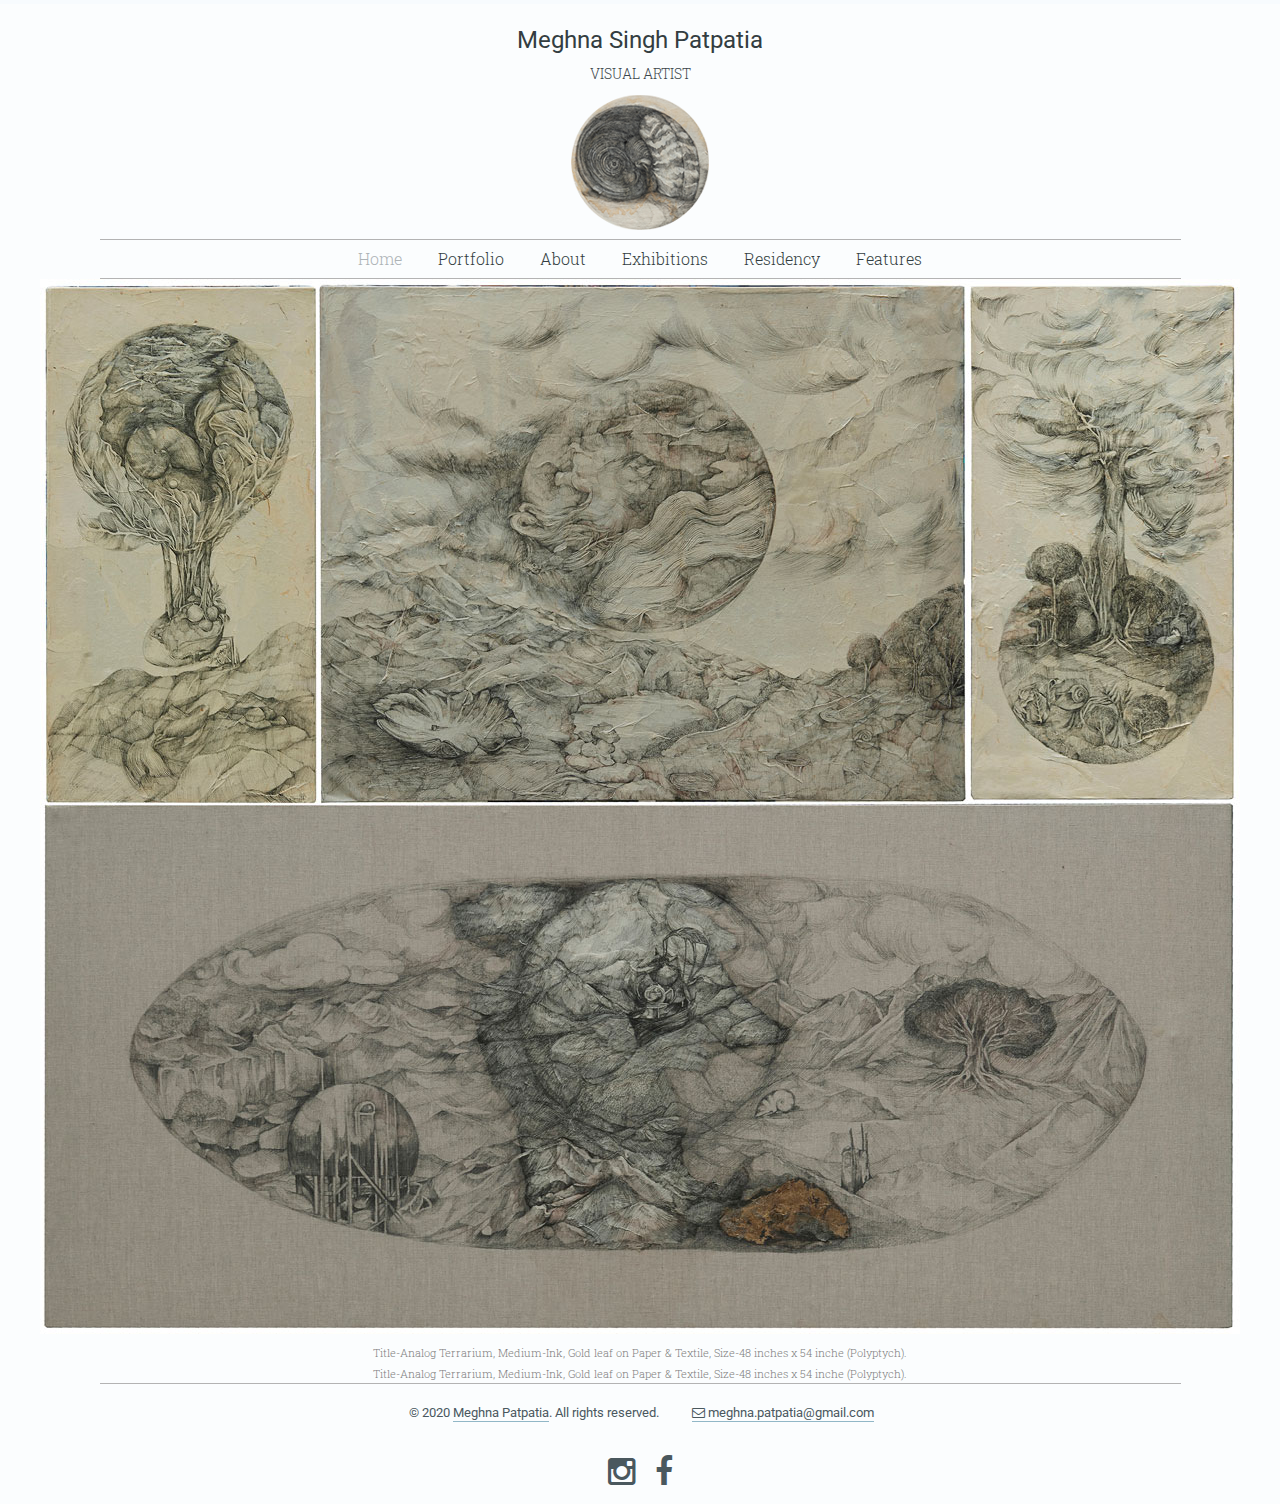
<file: index.html>
<!doctype html>
<html class="no-js" lang="en">
<head>
<meta charset="utf-8" />
<meta name="viewport" content="width=device-width, initial-scale=1.0" />

<title>Meghna Singh Patpatia</title>
<meta name="description" content="Portfolio page, body of work for artist Meghna Patpatia">

<!-- ******************************************************************************************
Set the type and color theme here - the Pro version contains additional themes -->
<link href="css/hawthorne_type2_color2.css" rel="stylesheet">
<!--  ************************************************************************************* -->

<link href="css/font-awesome.min.css" rel="stylesheet">
<script src="js/vendor/modernizr.js"></script>

</head>
<body>

<div class="top-border"></div>

<div class="row">
	<div class="small-12 medium-12 large-12 small-centered columns">
		<header>		
			<h1><a href="index.html">Meghna Singh Patpatia</a></h1>
			<h2><a href="index.html">VISUAL ARTIST</a></h2>
			
			<div class="logo">
				<a href="index.html"><img src="img/meghna-logo.png" width="150" alt="Your Name Here" /></a>
			</div>
			
		</header>
	</div>
	<div class="small-12 medium-12 large-12 columns">
		<nav>
			<ul class="inline-list-custom">
				<li><a href="index.html" class="current">Home</a></li>
				<li><a href="portfolio.html">Portfolio</a></li>
                <li><a href="about.html">About</a></li>						
				<li><a href="exhibitions.html">Exhibitions</a></li>
				<li><a href="residency.html">Residency</a></li>
				<li><a href="features.html">Features</a></li>
			</ul>
		</nav>
	</div>
</div>


<!-- <div class="row">
	<div class="small-12 medium-12 large-12 columns">
		<h2>Experiments with Glass and Found Objects</h2>
		<p>
			Magnifying glass, tools used for examining and preserving natural resources. The act of looking and engaging with a natural element through a magnifying glass almost encases the aspect of the element being caught inside a memory which I create through mixed mediums onto diverse surfaces. The creating of a memory caught in a circular goblet is explored with experiments using found objects and other elements.
		</p>
	</div>
</div> -->

<div>
	<div class="small-12 medium-12 large-12 columns">
		
		<!-- Begin project image -->
		<div class="project-img">
			<img src="img/Analog-Terrarium-homepage-1.jpg" alt="" />
			</div>
		<!-- End project image -->
				
<div class="row">
	<div class="small-12 medium-12 large-12 columns" style="margin:5px auto 5px auto">

<div class="thumbnail-caption" style="font-size:11px;color: gray;">Title-Analog Terrarium, Medium-Ink, Gold leaf on Paper & Textile, Size-48 inches x 54 inche (Polyptych).</div>
				</div>
<div class="thumbnail-caption" style="font-size:11px;color: gray;">Title-Analog Terrarium, Medium-Ink, Gold leaf on Paper & Textile, Size-48 inches x 54 inche (Polyptych).</div>
				</div>
	
<div class="row">
	<div class="small-12 medium-12 large-12 columns">
		<footer>
			<ul>
				<li>&copy; 2020 <a href="index.html">Meghna Patpatia</a>. All rights reserved.</li>
				<li><a href="mailto:meghna.patpatia@gmail.com"><i class="fa fa-envelope-o"></i> meghna.patpatia@gmail.com</a></li>
			</ul>
			<div class="social-icons">
				<a href="https://www.instagram.com/moonleafing" target="_blank"><i class="fa fa-instagram fa-2x"></i></a>
				<a href="https://www.facebook.com/meghna.patpatia" target="_blank"><i class="fa fa-facebook fa-2x"></i></a>
			</div>
		</footer>
	</div>
</div>

<script src="js/vendor/jquery.min.js"></script>
<script src="js/foundation.min.js"></script>
<script src="js/hawthorne.js"></script>

</body>
</html>
</file>
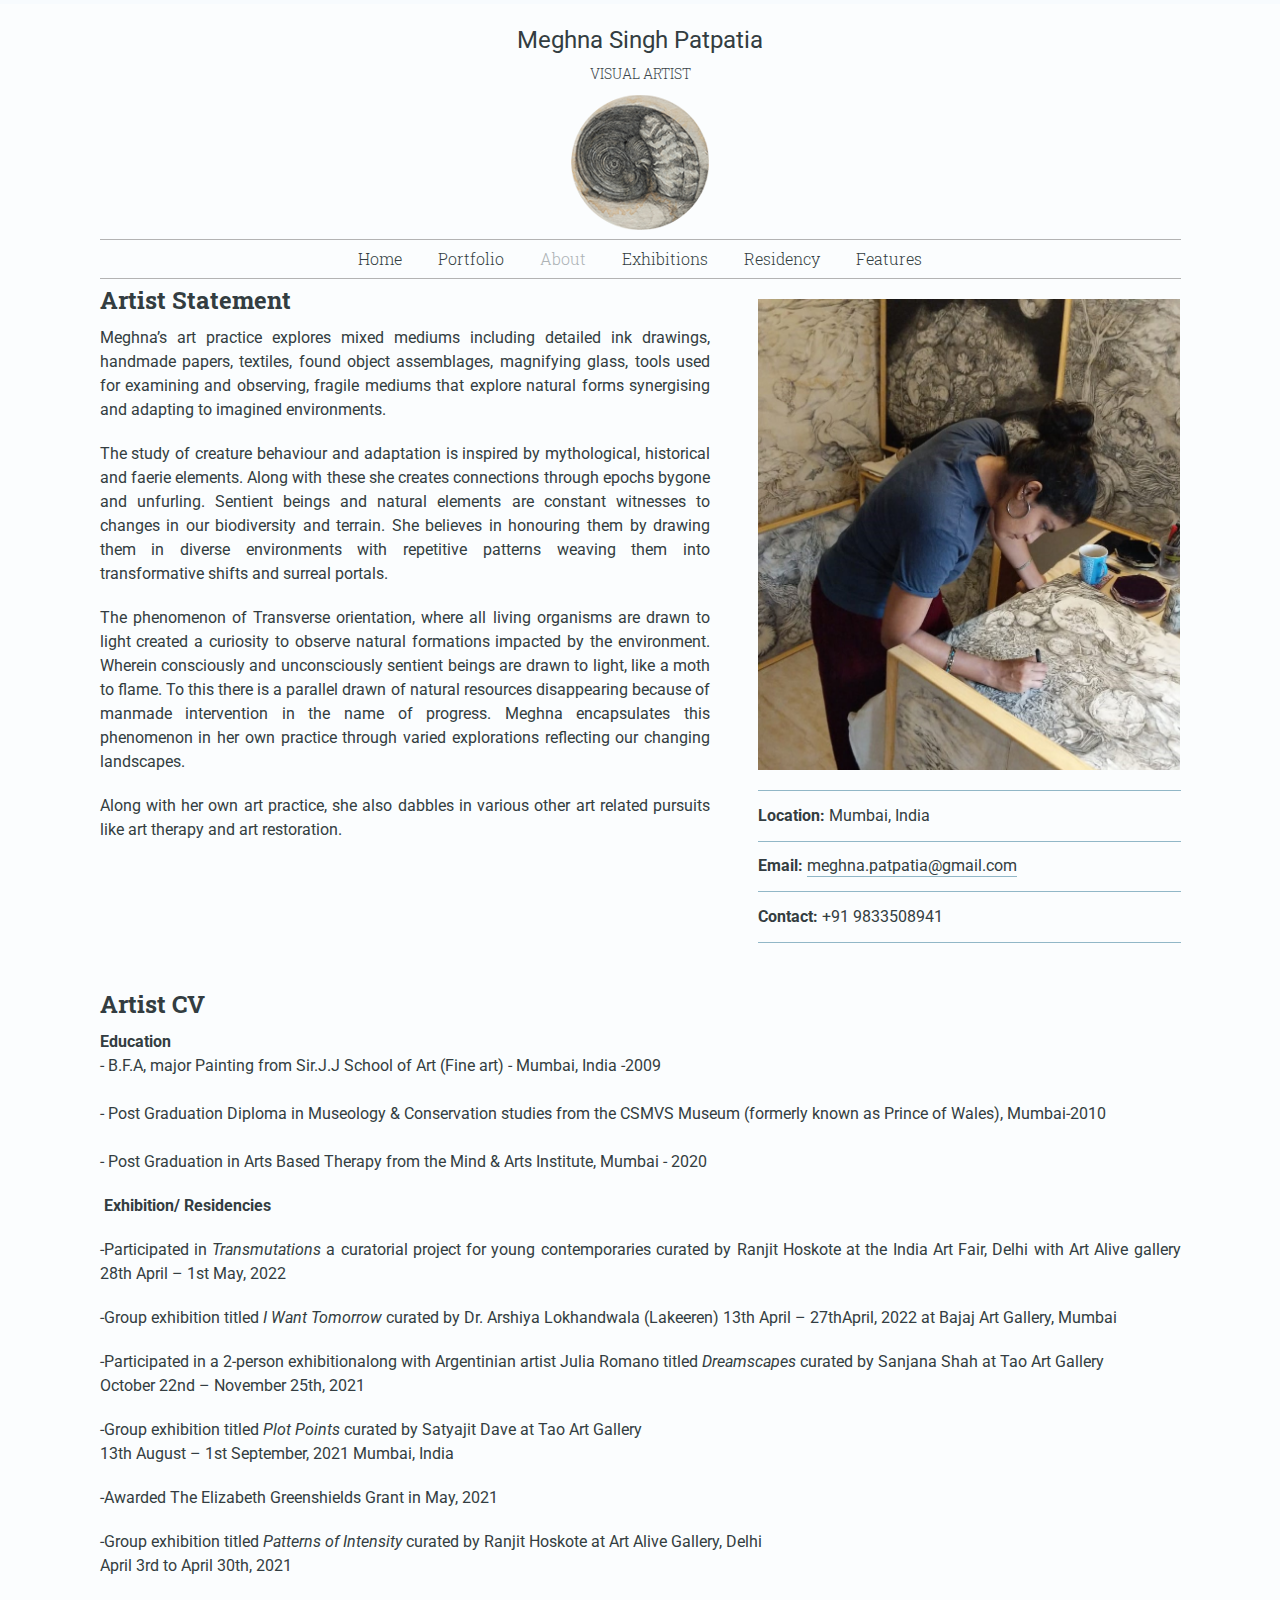
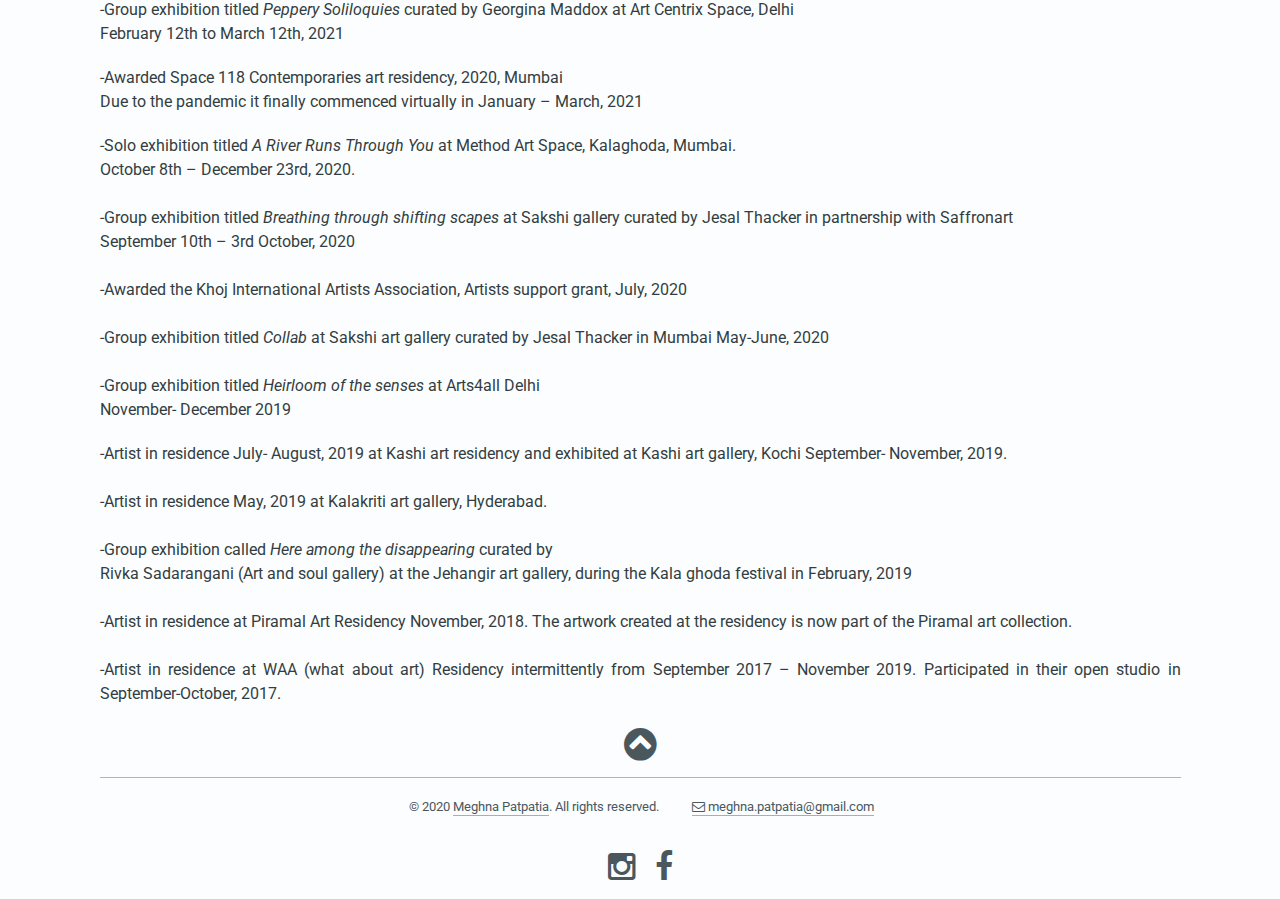
<file: about.html>
<!doctype html>
<html class="no-js" lang="en">
<head>
<meta charset="utf-8" />
<meta name="viewport" content="width=device-width, initial-scale=1.0" />

<title>About - Meghna Singh Patpatia</title>
<meta name="description" content="Portfolio page, body of work for artist Meghna Patpatia">

<!-- ******************************************************************************************
Set the type and color theme here - the Pro version contains additional themes -->
<link href="css/hawthorne_type2_color2.css" rel="stylesheet">
<!--  ************************************************************************************* -->

<link href="css/font-awesome.min.css" rel="stylesheet">
<script src="js/vendor/modernizr.js"></script>

</head>
<body>

<div class="top-border"></div>

<div class="row">
	<div class="small-12 medium-12 large-12 small-centered columns">
		<header>		
			<h1><a href="index.html">Meghna Singh Patpatia</a></h1>
			<h2><a href="index.html">VISUAL ARTIST</a></h2>
			
			<div class="logo">
				<a href="index.html"><img src="img/meghna-logo.png" width="150" alt="Your Name Here" /></a>
			</div>
			
		</header>
	</div>
	<div class="small-12 medium-12 large-12 small-centered columns">
		<nav>
			<ul class="inline-list-custom">
				<li><a href="index.html">Home</a></li>
				<li><a href="portfolio.html">Portfolio</a></li>
				<li><a href="about.html" class="current">About</a></li>						
				<li><a href="exhibitions.html">Exhibitions</a></li>
				<li><a href="residency.html">Residency</a></li>
				<li><a href="features.html">Features</a></li>
			</ul>
		</nav>
	</div>
</div>

<div class="row">
	<div class="small-12 medium-7 large-7 columns">
		<h2>Artist Statement</h2>
		<p style="font-size:16px">
			Meghna’s art practice explores mixed mediums including detailed ink drawings, handmade papers, textiles, found object assemblages, magnifying glass, tools used for examining and observing,  fragile mediums that explore natural forms synergising and adapting to imagined environments.
		</p>
		<p style="font-size:16px">
			The study of creature behaviour and adaptation is inspired by mythological, historical and faerie elements. Along with these she creates connections through epochs bygone and unfurling. Sentient beings and natural elements are constant witnesses to changes in our biodiversity and terrain. She believes in honouring them by drawing them in diverse environments with repetitive patterns weaving them into transformative shifts and surreal portals.
		</p>
		<p style="font-size:16px">
			The phenomenon of Transverse orientation, where all living organisms are drawn to light created a curiosity to observe natural formations impacted by the environment. Wherein consciously and unconsciously sentient beings are drawn to light, like a moth to flame. To this there is a parallel drawn of natural resources disappearing because of manmade intervention in the name of progress. Meghna encapsulates this phenomenon in her own practice through varied explorations reflecting our changing landscapes.
		</p>
		<p style="font-size:16px">
			Along with her own art practice, she also dabbles in various other art related pursuits like art therapy and art restoration.
		</p>
	</div>
	<div class="small-12 medium-5 large-5 columns">
		<p>
			<img src="img/about-photo.jpg" alt="Your Name" style="margin-top:20px" />
		</p>
		<div class="lined-list">
			<ul>
				<li><strong>Location:</strong> Mumbai, India</li>
				<li><strong>Email:</strong> <a href="mailto:meghna.patpatia@gmail.com">meghna.patpatia@gmail.com</a></li>
				<li><strong>Contact:</strong> +91 9833508941</li>
			
            </ul>
		</div>
	</div>
</div>
<div class="row">
<div class="small-12 medium-12 large-12 columns" style="margin-top:20px">
	<h2>Artist CV</h2>
		<p style="font-size:16px"><strong>Education</strong>    <br>
		  - B.F.A, major Painting from  Sir.J.J School of Art (Fine art) - Mumbai, India -2009<br>
		  <br>
          - Post Graduation Diploma in Museology  &amp; Conservation studies from the CSMVS Museum (formerly known as Prince of  Wales), Mumbai-2010<br>
          <br>
          - Post Graduation in Arts Based Therapy from  the Mind &amp; Arts Institute, Mumbai - 2020<br>
    </p>
        <p style="font-size:16px"><strong> Exhibition/ Residencies</strong>   <br>
    </p>
        <p style="font-size:16px">-Participated in <em>Transmutations</em> a curatorial project for young contemporaries curated by Ranjit Hoskote at the India Art Fair, Delhi with Art Alive gallery 28th April – 1st May, 2022</p>
    <p style="font-size:16px">-Group exhibition titled <em>I Want Tomorrow</em> curated by Dr. Arshiya Lokhandwala (Lakeeren) 13th April – 27thApril, 2022 at Bajaj Art Gallery, Mumbai</p>
    <p style="font-size:16px">-Participated in a 2<em>-</em>person exhibitionalong with Argentinian artist Julia Romano titled <em>Dreamscapes </em>curated by Sanjana Shah at Tao Art Gallery <br>
        October 22nd – November 25th, 2021</p>
    <p style="font-size:16px">-Group exhibition titled <em>Plot Points</em> curated by Satyajit Dave at Tao Art Gallery<br>
    13th August – 1st September, 2021 Mumbai, India</p>
        <p style="font-size:16px">-Awarded The Elizabeth Greenshields Grant in May, 2021</p>
        <p style="font-size:16px">-Group exhibition titled <em>Patterns  of Intensity</em> curated by Ranjit Hoskote at Art Alive Gallery, Delhi<br>
          April 3rd to April 30th, 2021</p>
        <p style="font-size:16px">-Group exhibition titled <em>Peppery  Soliloquies </em>curated by Georgina Maddox at Art Centrix Space, Delhi<br>
    February 12th  to March 12th, 2021</p>
        <p style="font-size:16px">-Awarded Space 118 Contemporaries  art residency, 2020, Mumbai<br>
          Due to the pandemic it finally  commenced virtually in January – March, 2021</p>
        <p style="font-size:16px">-Solo exhibition titled <em>A  River Runs Through You </em>at Method Art Space, Kalaghoda, Mumbai.<br>
          October 8th – December 23rd, 2020.<br>
  <strong> </strong>  <br>
          -Group exhibition titled <em>Breathing  through shifting scapes </em>at Sakshi gallery curated by Jesal Thacker in  partnership with Saffronart <br>
          September 10th – 3rd October,  2020 <br>
          <br>
          -Awarded the Khoj International  Artists Association, Artists support grant, July, 2020  <br>
          <br>
          -Group exhibition titled <em>Collab</em> at Sakshi art gallery curated by  Jesal Thacker in Mumbai May-June, 2020   <br>
          <br>
          -Group exhibition titled <em>Heirloom of the senses </em>at Arts4all Delhi<br>
          November- December 2019    </p>
        <p style="font-size:16px">-Artist in residence July- August,  2019 at Kashi art residency and exhibited at Kashi art gallery, Kochi September-  November, 2019.    <br>
          <br>
          -Artist in residence May, 2019 at  Kalakriti art gallery, Hyderabad.    <br>
          <br>
          -Group exhibition called <em>Here among the disappearing </em>curated  by    <br>
          Rivka Sadarangani (Art and soul  gallery) at the Jehangir art gallery, during the Kala ghoda festival in  February, 2019     <br>
          <br>
          -Artist in residence at Piramal  Art Residency November, 2018. The artwork created at the residency is now part  of the Piramal art collection.  <br>
	   <br>
          -Artist in residence at WAA (what about art)  Residency intermittently from September 2017 – November 2019. Participated in  their open studio in September-October, 2017. </p>
  </div>
</div>

<div class="row">
	<div class="small-12 medium-12 large-12 columns">
		<p class="back-to-top-holder"><a class="back-to-top"><i class="fa fa-chevron-circle-up fa-3x"></i></a></p>
	</div>
</div>

<div class="row">
	<div class="small-12 medium-12 large-12 columns">
		<footer>
			<ul>
				<li>&copy; 2020 <a href="index.html">Meghna Patpatia</a>. All rights reserved.</li>
				<li><a href="mailto:meghna.patpatia@gmail.com"><i class="fa fa-envelope-o"></i> meghna.patpatia@gmail.com</a></li>
			</ul>
			<div class="social-icons">
				<a href="https://www.instagram.com/moonleafing" target="_blank"><i class="fa fa-instagram fa-2x"></i></a>
				<a href="https://www.facebook.com/meghna.patpatia" target="_blank"><i class="fa fa-facebook fa-2x"></i></a>
			</div>
		</footer>
	</div>
</div>

<script src="js/vendor/jquery.min.js"></script>
<script src="js/foundation.min.js"></script>
<script src="js/hawthorne.js"></script>

</body>
</html>
</file>
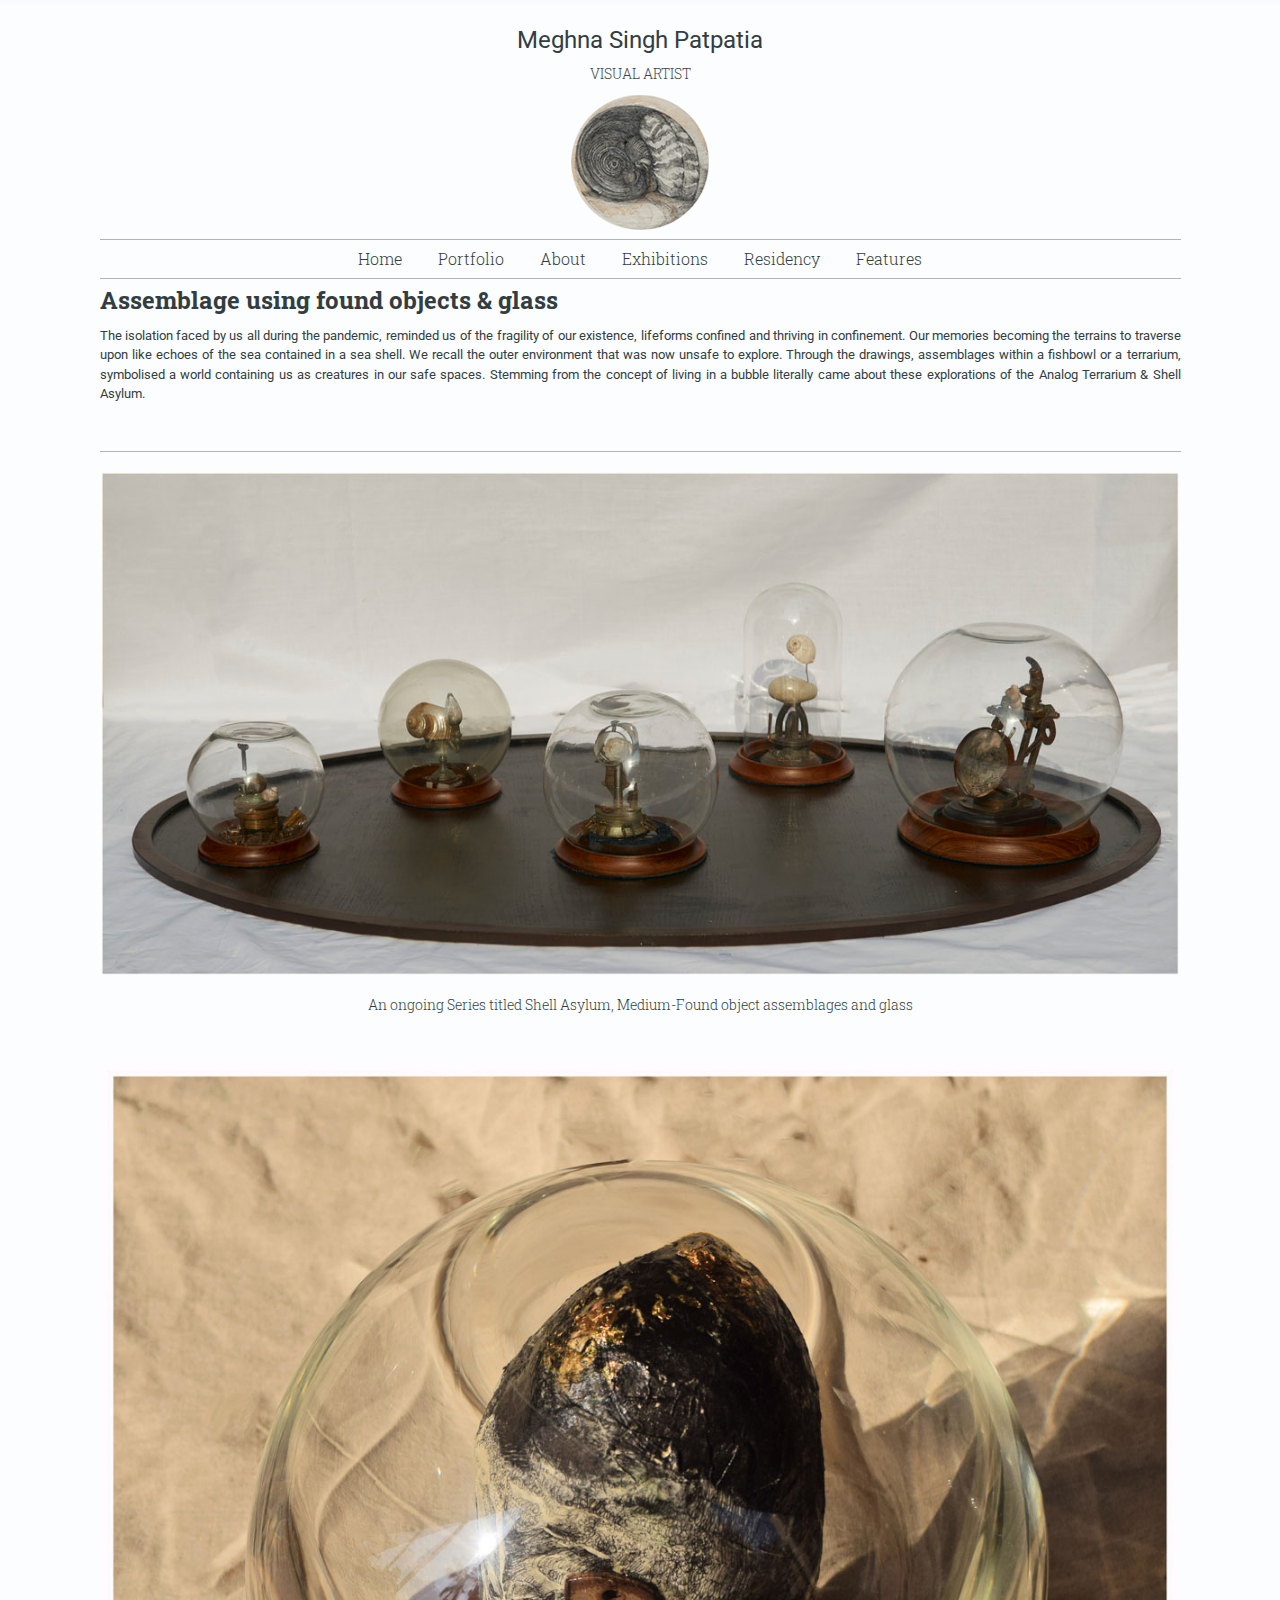
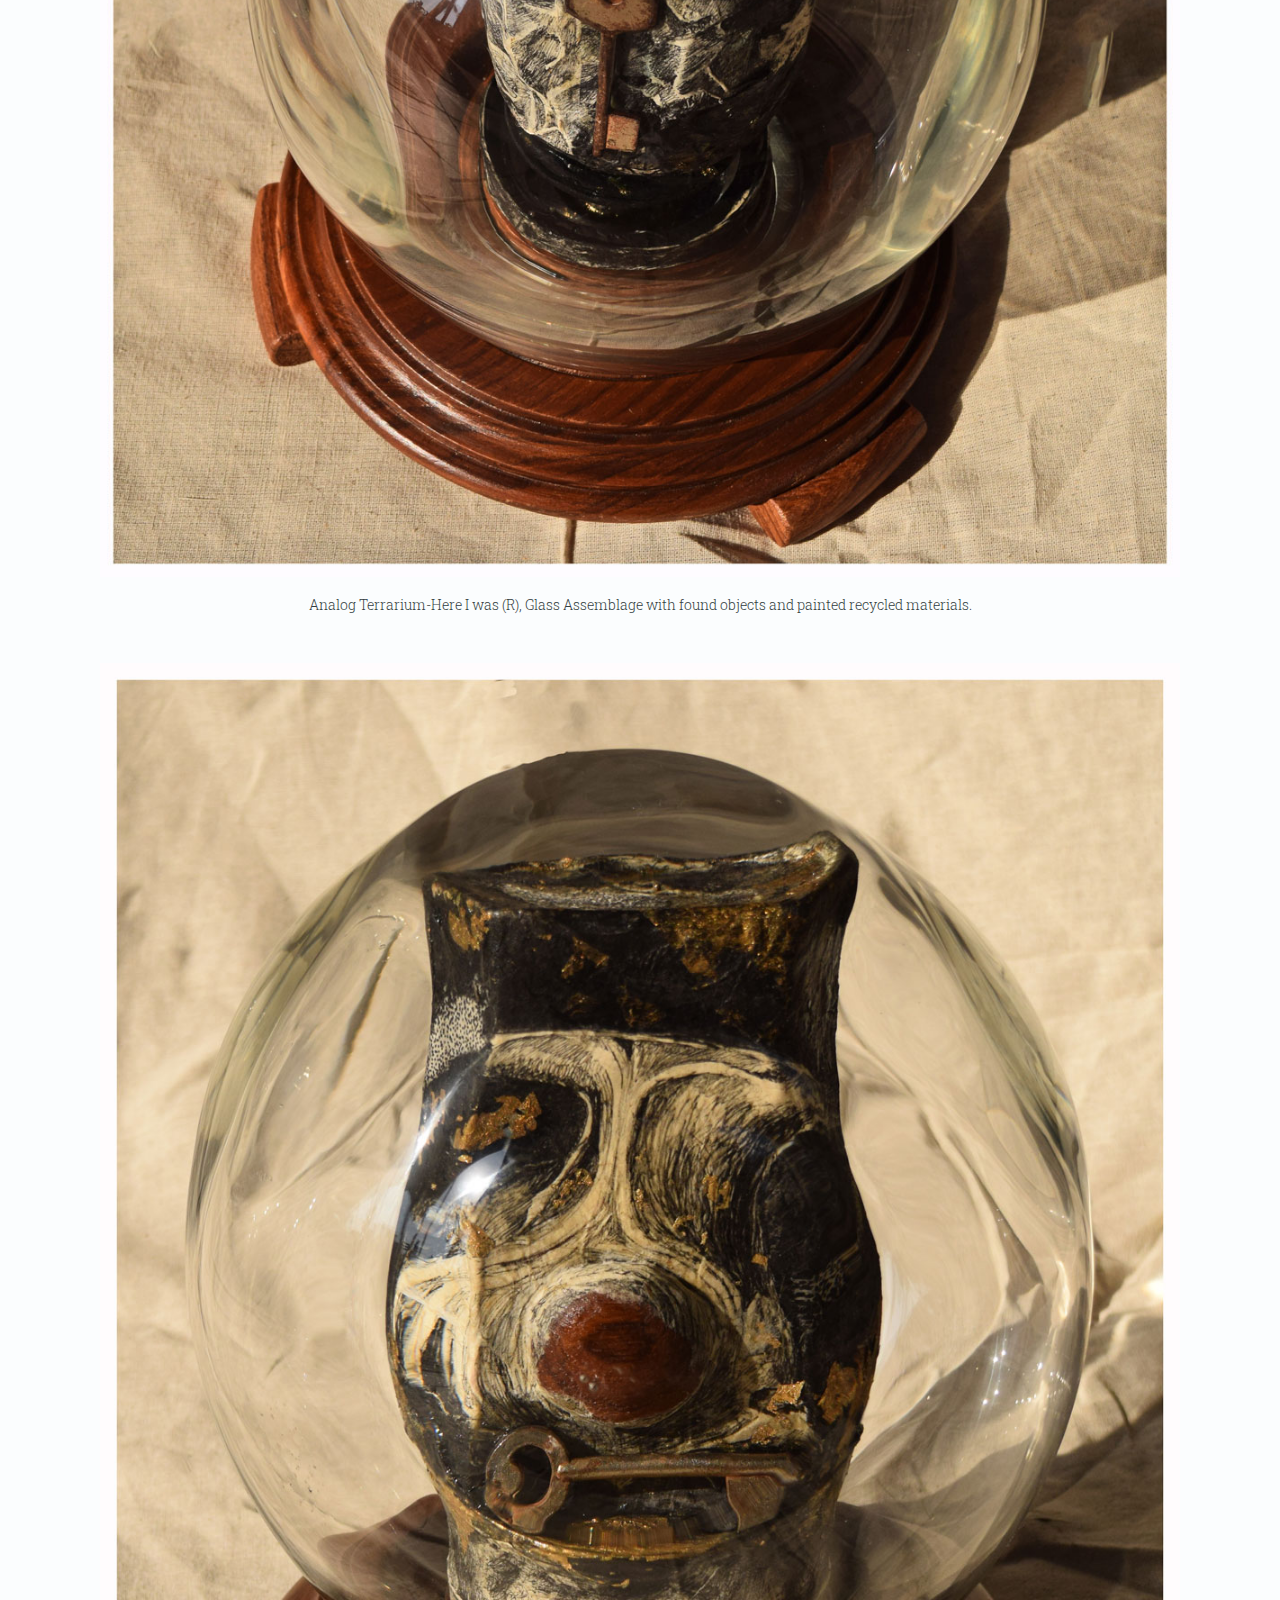
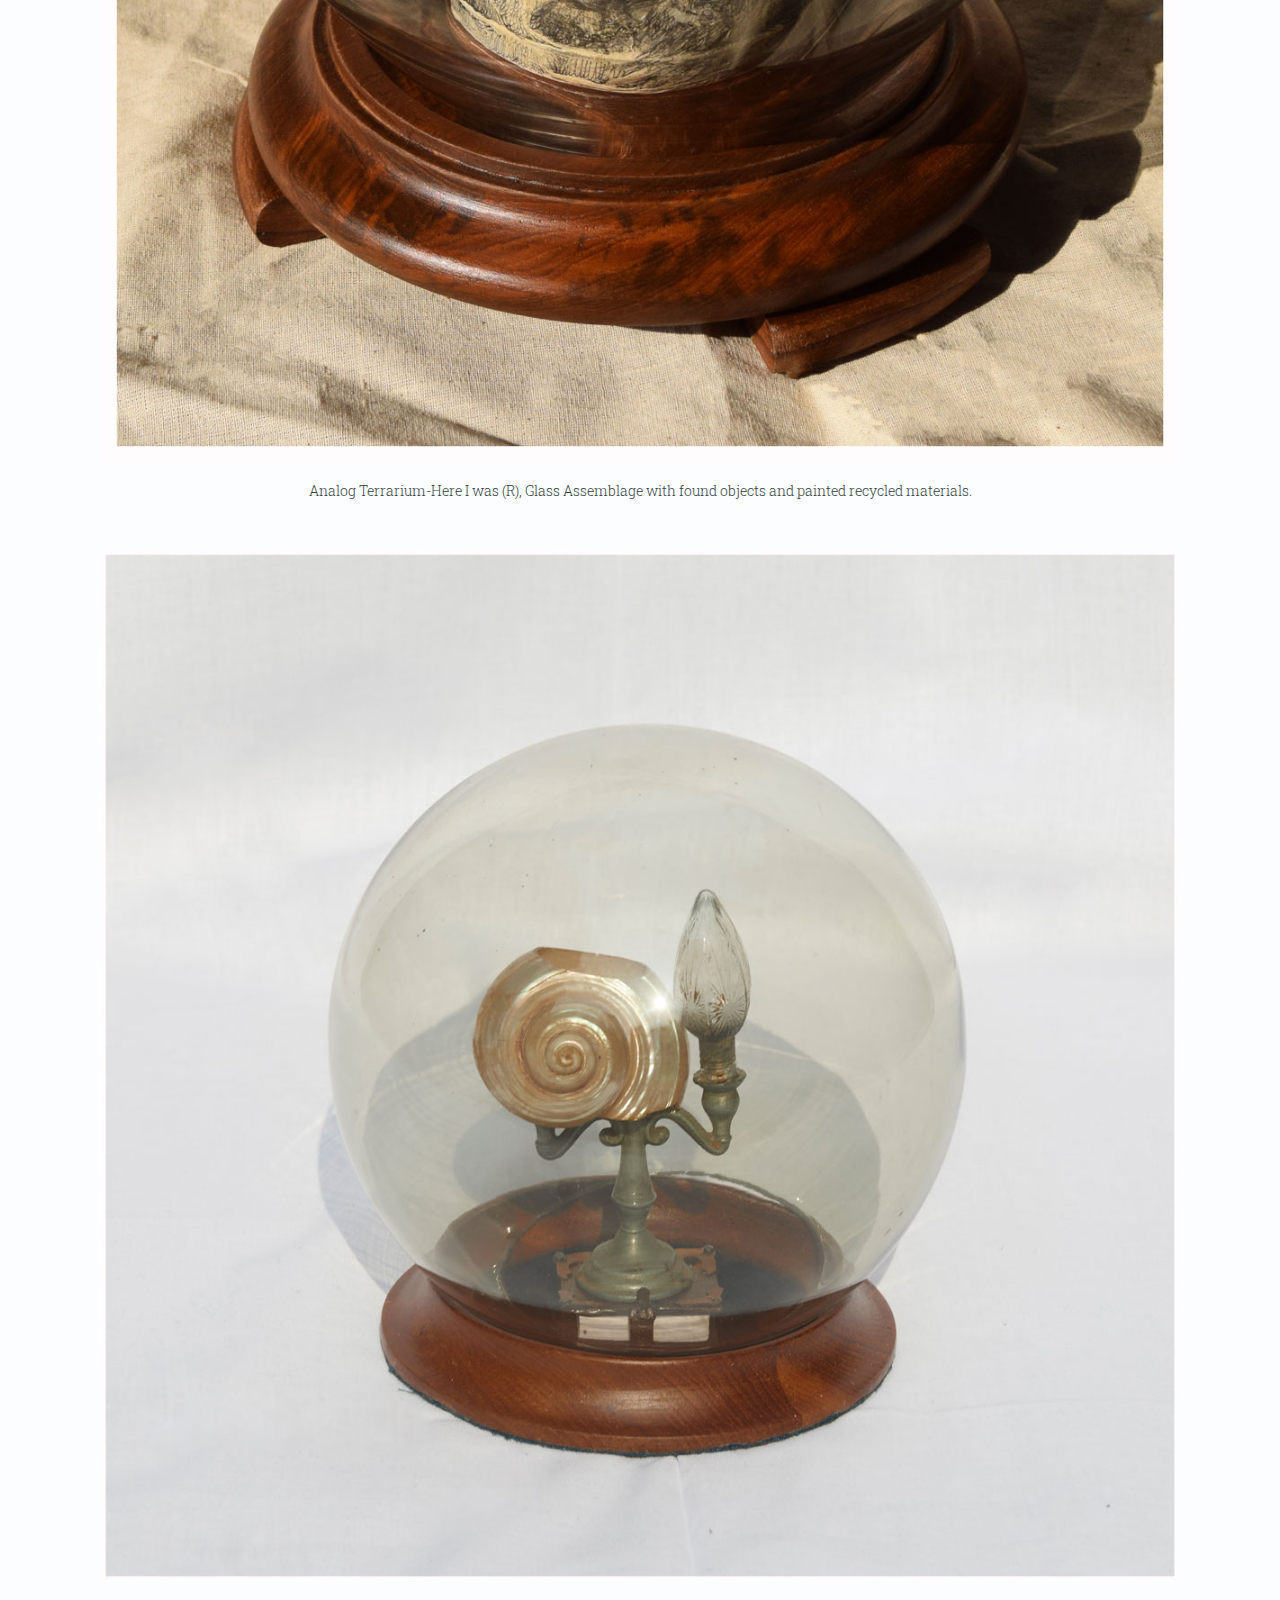
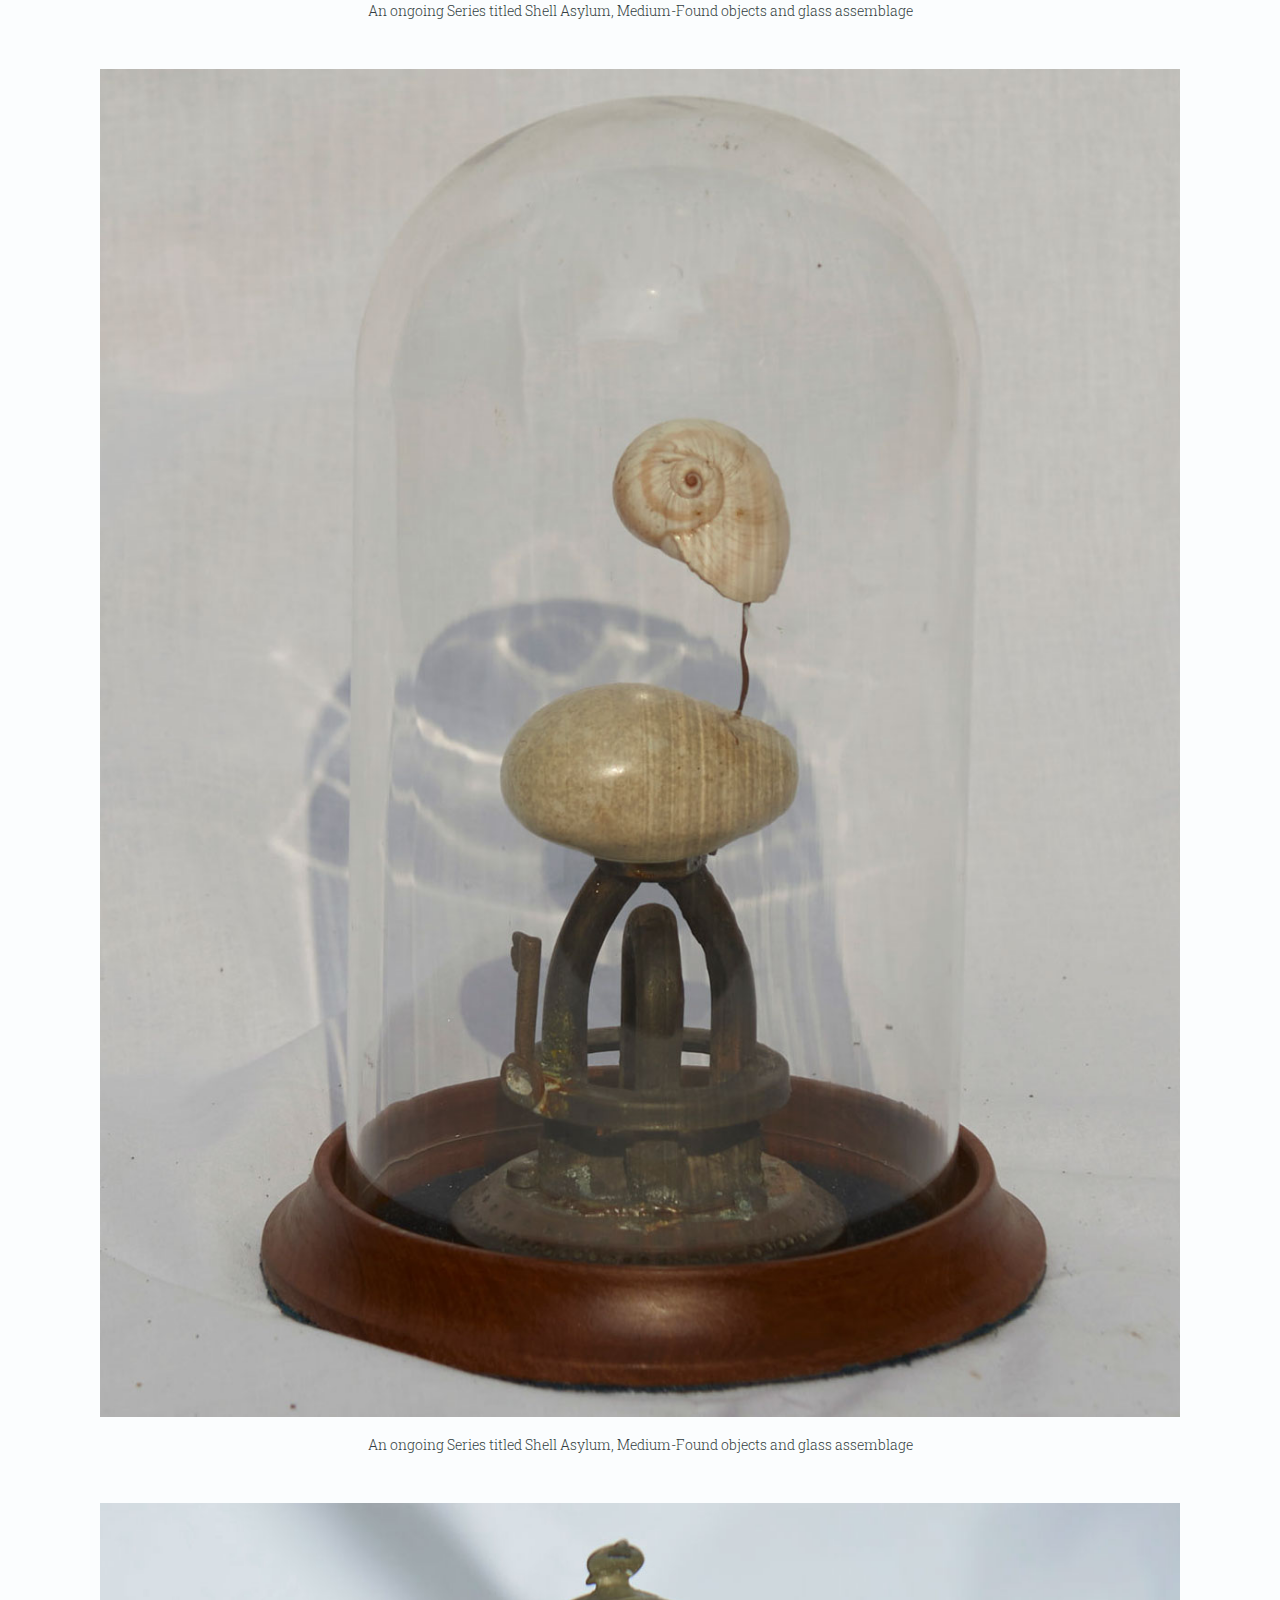
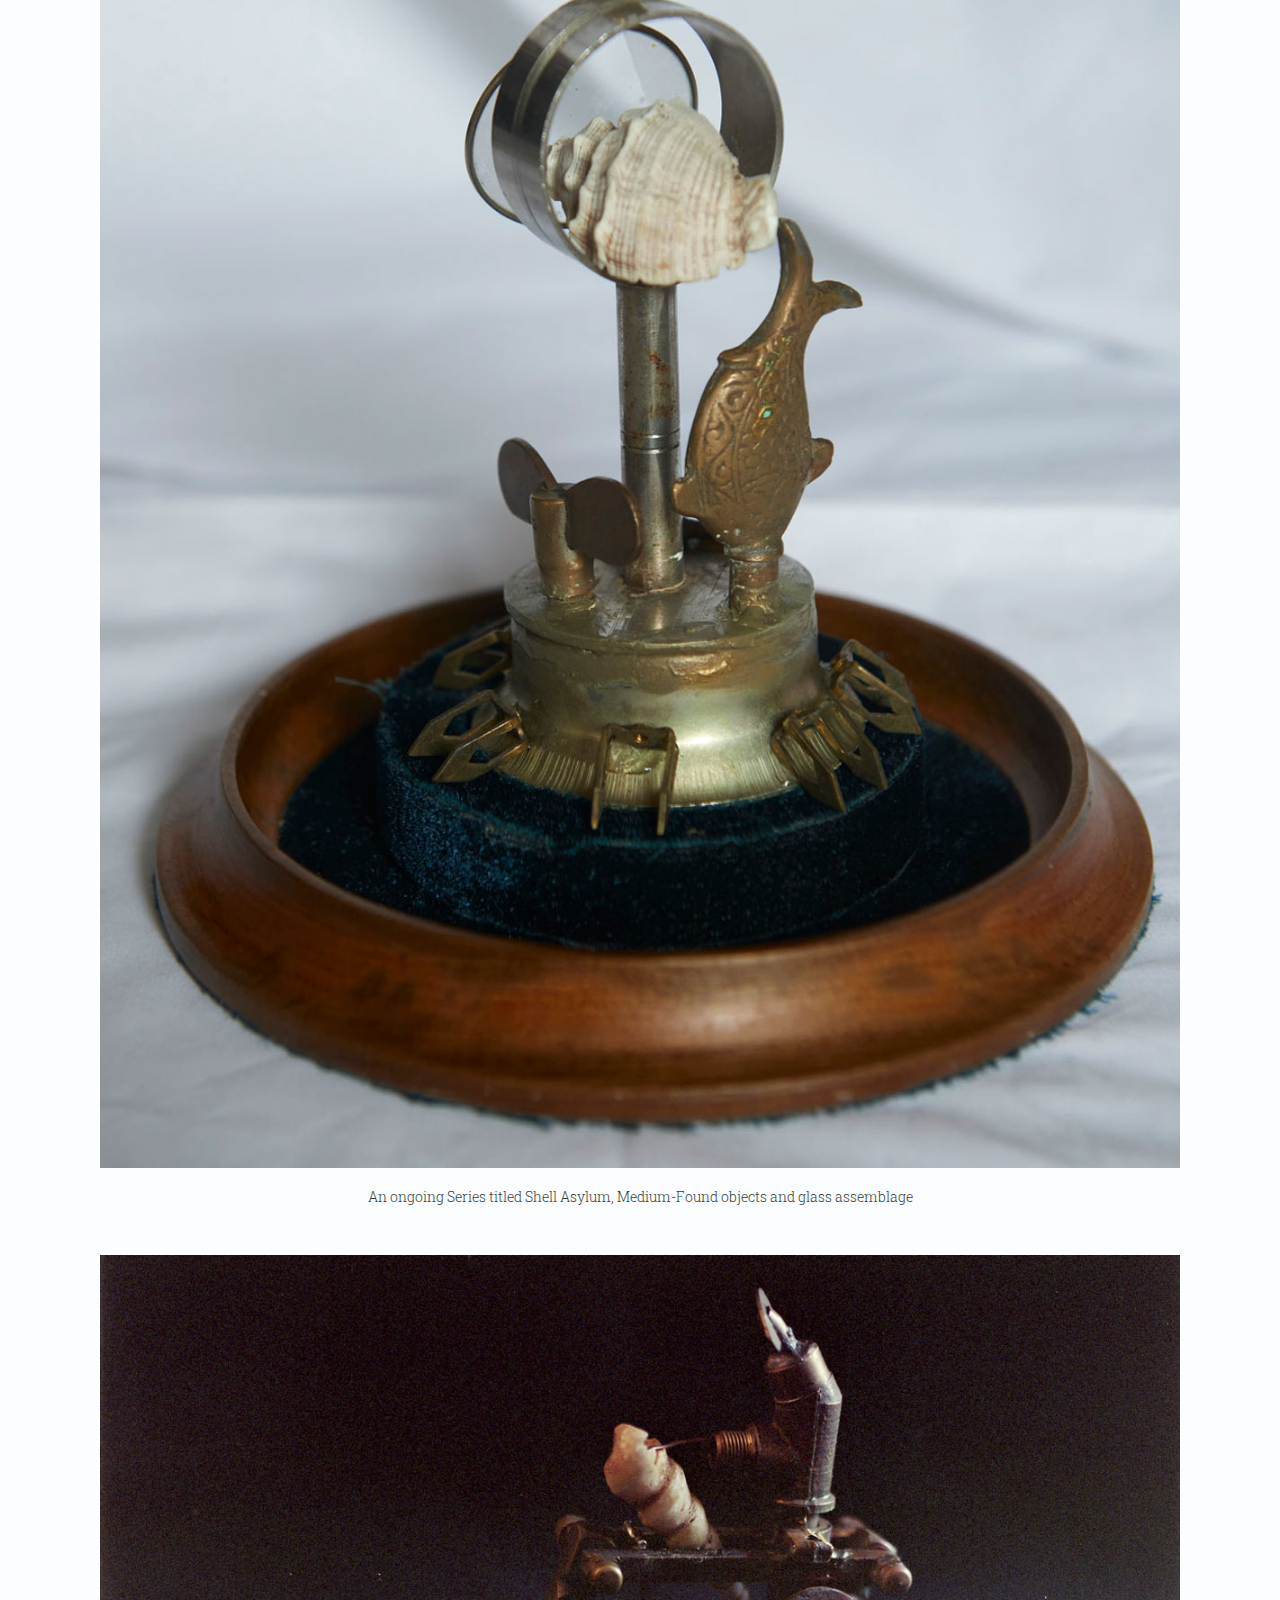
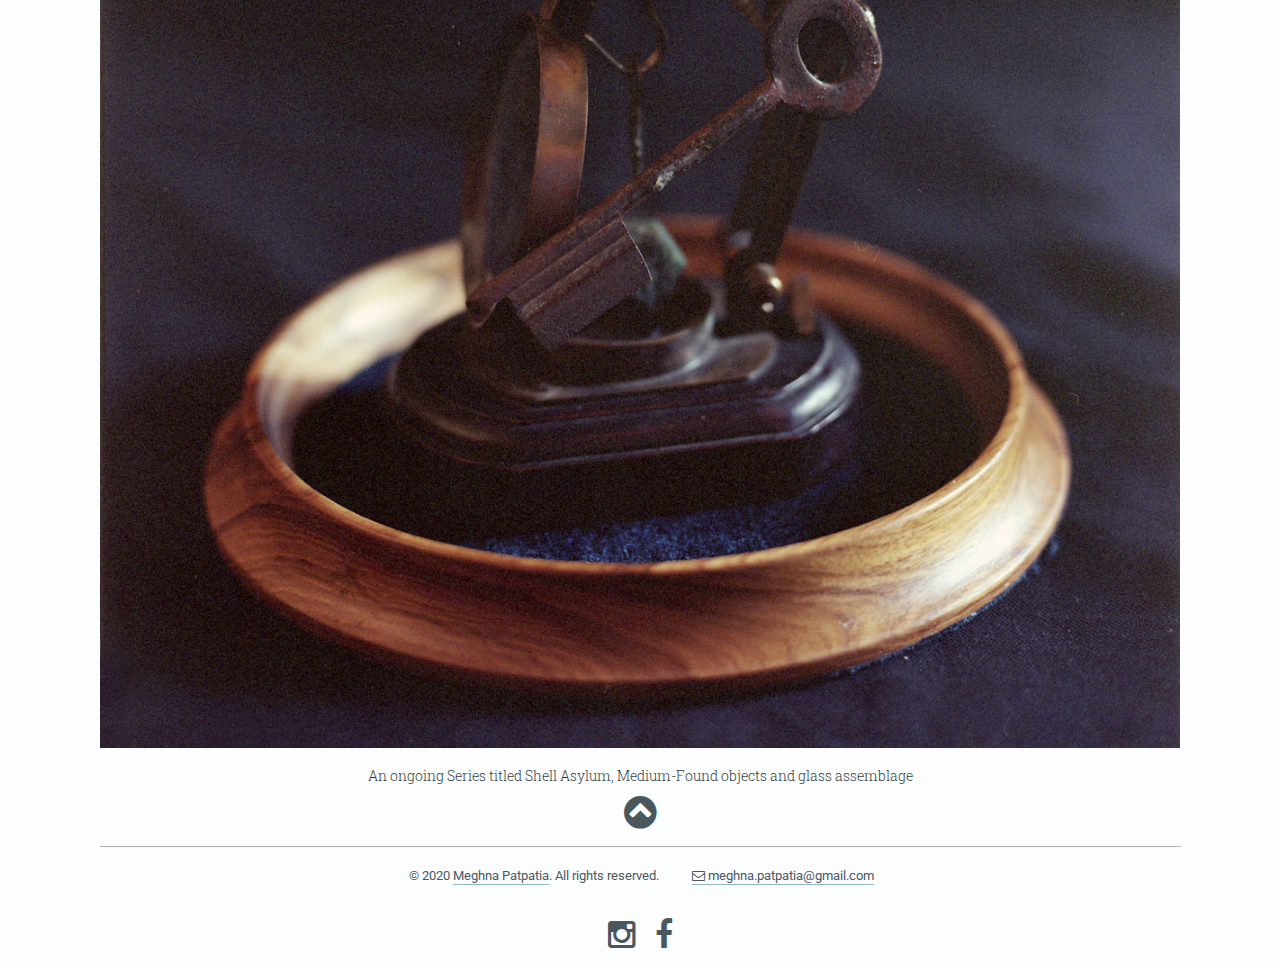
<file: assemblage.html>
<!doctype html>
<html class="no-js" lang="en">
<head>
<meta charset="utf-8" />
<meta name="viewport" content="width=device-width, initial-scale=1.0" />

<title>Assemblage</title>
<meta name="description" content="Portfolio page, body of work for artist Meghna Patpatia">

<!-- ******************************************************************************************
Set the type and color theme here - the Pro version contains additional themes -->
<link href="css/hawthorne_type2_color2.css" rel="stylesheet">
<!--  ************************************************************************************* -->

<link href="css/font-awesome.min.css" rel="stylesheet">
<script src="js/vendor/modernizr.js"></script>

</head>
<body>

<div class="top-border"></div>

<div class="row">
	<div class="small-12 medium-12 large-12 small-centered columns">
		<header>		
			<h1><a href="index.html">Meghna Singh Patpatia</a></h1>
			<h2><a href="index.html">VISUAL ARTIST</a></h2>
			
			<div class="logo">
				<a href="index.html"><img src="img/meghna-logo.png" width="150" alt="Your Name Here" /></a>
			</div>
			
		</header>
	</div>
	<div class="small-12 medium-12 large-12 small-centered columns">
		<nav>
			<ul class="inline-list-custom">
				<li><a href="index.html">Home</a></li>
				<li><a href="portfolio.html">Portfolio</a></li>
				<li><a href="about.html">About</a></li>						
				<li><a href="exhibitions.html">Exhibitions</a></li>
				<li><a href="residency.html">Residency</a></li>
				<li><a href="features.html">Features</a></li>
			</ul>
		</nav>
	</div>
</div>


<div class="row">
	<div class="small-12 medium-12 large-12 columns">
		<h2>Assemblage using found objects & glass</h2>
        <p>
			The isolation faced by us all during the pandemic, reminded us of the fragility of our existence, lifeforms confined and thriving in confinement. Our memories becoming the terrains to traverse upon like echoes of the sea contained in a sea shell. We recall the outer environment that was now unsafe to explore. Through the drawings, assemblages within a fishbowl or a terrarium, symbolised a world containing us as creatures in our safe spaces. Stemming from the concept of living in a bubble literally came about these explorations of the Analog Terrarium & Shell Asylum.
		</p>
			
		</div>
	</div>

<div class="row">
	<div class="small-12 medium-12 large-12 columns">
    <hr class="project-detail-hr" />
    
            <!-- Begin project image -->
        
	  <div class="project-img">
        
		<img src="img/Assemblage/Table top with 5 glass assemblages (1).jpg" alt="Title- Where To Now My Beloved II (Koi fish), Medium-Ink on paper & textile,linen Size- 18 inches x 18 inches, Year-2021" />
        <h6>An ongoing Series titled Shell Asylum, Medium-Found object assemblages and glass</h6>
		
</div>
		<!-- End project image -->
		        
        <!-- Begin project image -->
        
	  <div class="project-img">
        
		<img src="img/Assemblage/Analog-Terrarium-Here-I-was-(R),-Glass-Assemblage-with-found-objects-and-painted-recycled-materials-1.jpg" alt="Title- Where To Now My Beloved II (Koi fish), Medium-Ink on paper & textile,linen Size- 18 inches x 18 inches, Year-2021" />
		<h6>Analog Terrarium-Here I was (R), Glass Assemblage with found objects and painted recycled materials.</h6>
</div>
		<!-- End project image -->
                                            
<!-- Begin project image -->
		<div class="project-img">
			<img src="img/Assemblage/Analog-Terrarium-Here-I-was-(R),-Glass-Assemblage-with-found-objects-and-painted-recycled-materials.jpg" alt="Title- Where To Now My Beloved II, Medium-Ink on paper & textile,linen Size- 34 inches x 96 inches (Diptych), Year-2021" />
			<h6>Analog Terrarium-Here I was (R), Glass Assemblage with found objects and painted recycled materials.</h6>
	  </div>
		<!-- End project image -->
        
<!-- Begin project image -->
		<div class="project-img">
			<img src="img/Assemblage/Front.jpg" alt="Title- Where To Now My Beloved II (Owl), Medium-Ink on paper & textile,linen Size- 15 inches x 15 inches, Year-2021" />
			<h6>An ongoing Series titled Shell Asylum, Medium-Found objects and glass assemblage</h6>
	  </div>
		<!-- End project image -->
        
<!-- Begin project image -->
		<div class="project-img">
			<img src="img/Assemblage/4.-Shell-Asylum-4-front.jpg" alt="Title- Where To Now My Beloved II (Sea Turtle), Medium-Ink on paper & textile,linen Size- 18 inches x 16 inches, Year-2021" />
			<h6>An ongoing Series titled Shell Asylum, Medium-Found objects and glass assemblage</h6>
	  </div>
		<!-- End project image -->
        
<!-- Begin project image -->
		<div class="project-img">
			<img src="img/Assemblage/5.-Shell-asylum-5-verso-angle.jpg" alt="Title- Where To Now My Beloved II (Submarine Helmet), Medium-Ink on Linen,linen Size- 18 inches x 18 inches, Year-2021" />
			<h6>An ongoing Series titled Shell Asylum, Medium-Found objects and glass assemblage</h6>
	  </div>
		<!-- End project image -->
        
<!-- Begin project image -->
		<div class="project-img">
			<img src="img/Assemblage/B-43.jpg" alt="Title- Where To Now My Beloved II (Nautilus), Medium-Ink on paper & textile,linen Size- 26 inches x 18 inches, Year-2021" />
			<h6>An ongoing Series titled Shell Asylum, Medium-Found objects and glass assemblage</h6>
	  </div>
		<!-- End project image -->

		
<div class="row">
	<div class="small-12 medium-12 large-12 columns">
		<p class="back-to-top-holder"><a class="back-to-top"><i class="fa fa-chevron-circle-up fa-3x"></i></a></p>
	</div>
</div>

<div class="row">
	<div class="small-12 medium-12 large-12 columns">
		<footer>
			<ul>
				<li>&copy; 2020 <a href="index.html">Meghna Patpatia</a>. All rights reserved.</li>
				<li><a href="mailto:meghna.patpatia@gmail.com"><i class="fa fa-envelope-o"></i> meghna.patpatia@gmail.com</a></li>
										
			</ul>
			<div class="social-icons">
				<a href="https://www.instagram.com/moonleafing" target="_blank"><i class="fa fa-instagram fa-2x"></i></a>
				<a href="https://www.facebook.com/meghna.patpatia" target="_blank"><i class="fa fa-facebook fa-2x"></i></a>
			</div>
		</footer>
	</div>
</div>

<script src="js/vendor/jquery.min.js"></script>
<script src="js/foundation.min.js"></script>
<script src="js/hawthorne.js"></script>

</body>
</html>
</file>
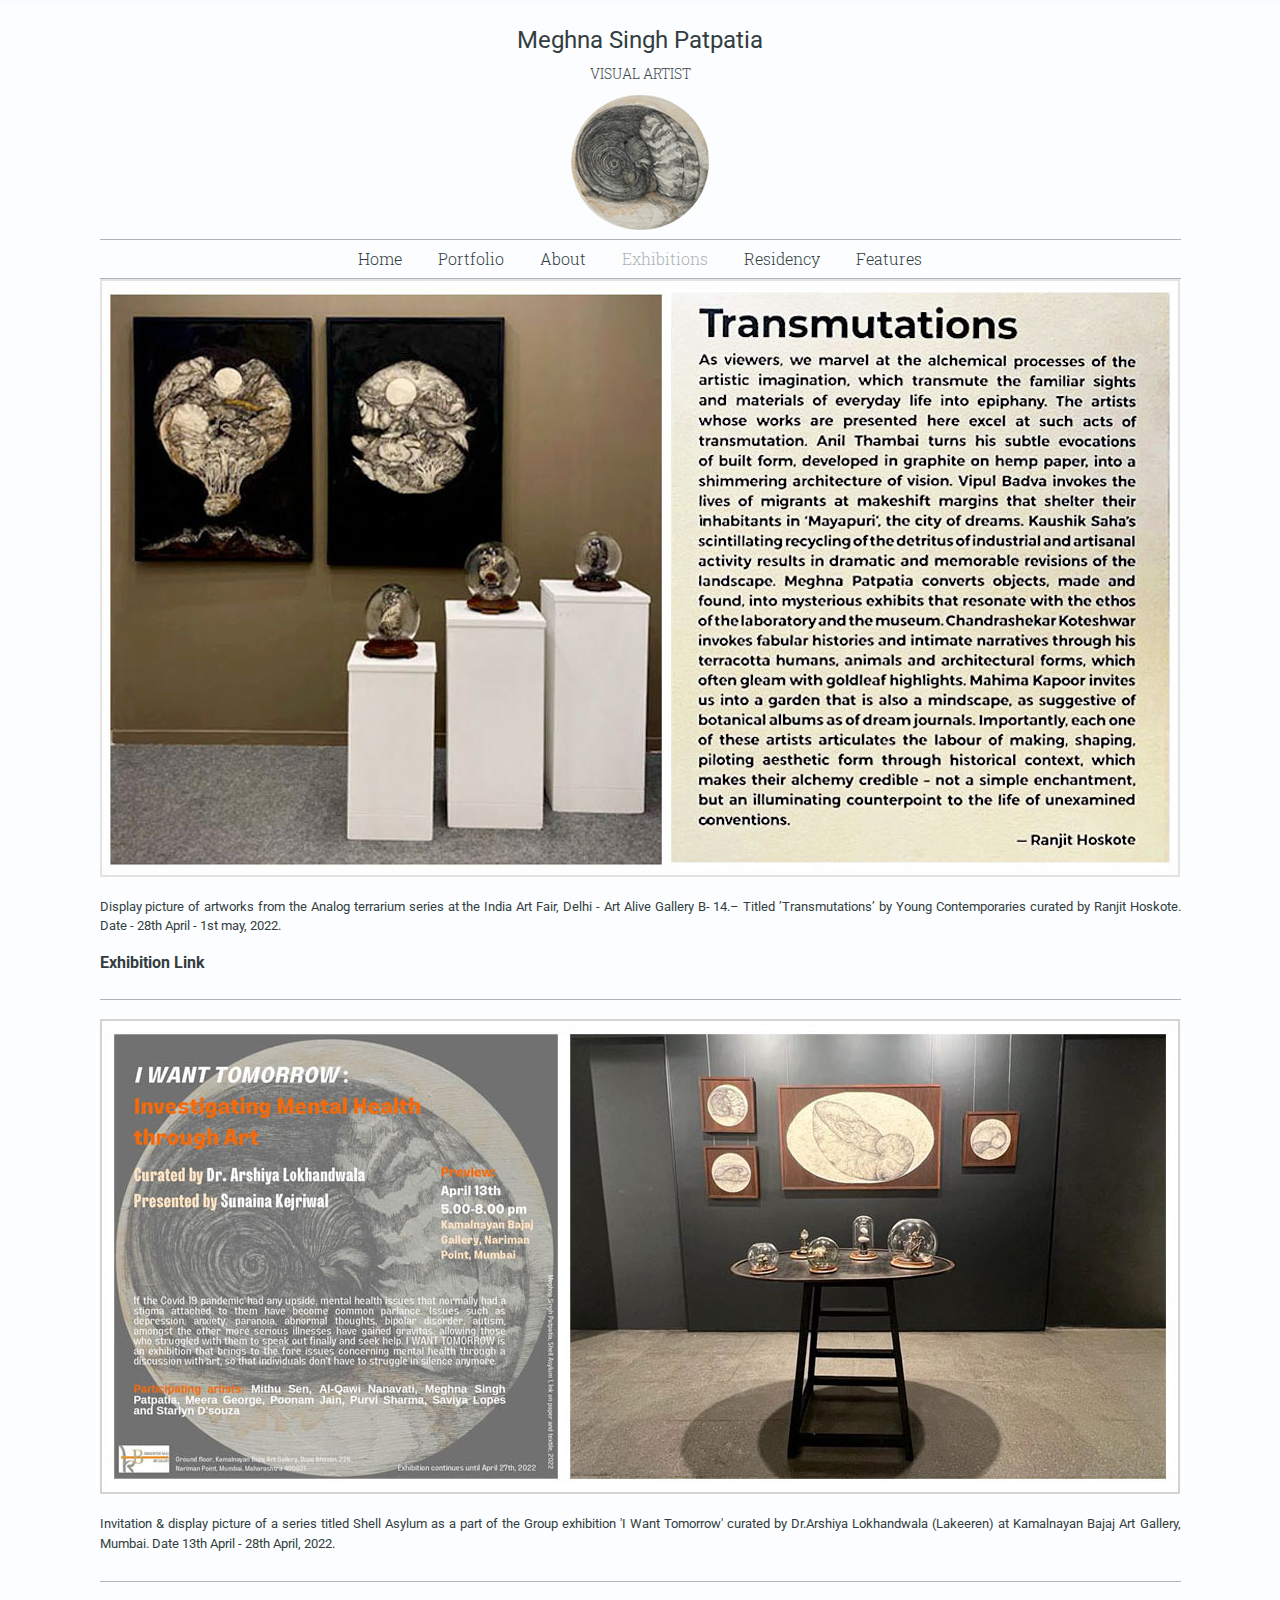
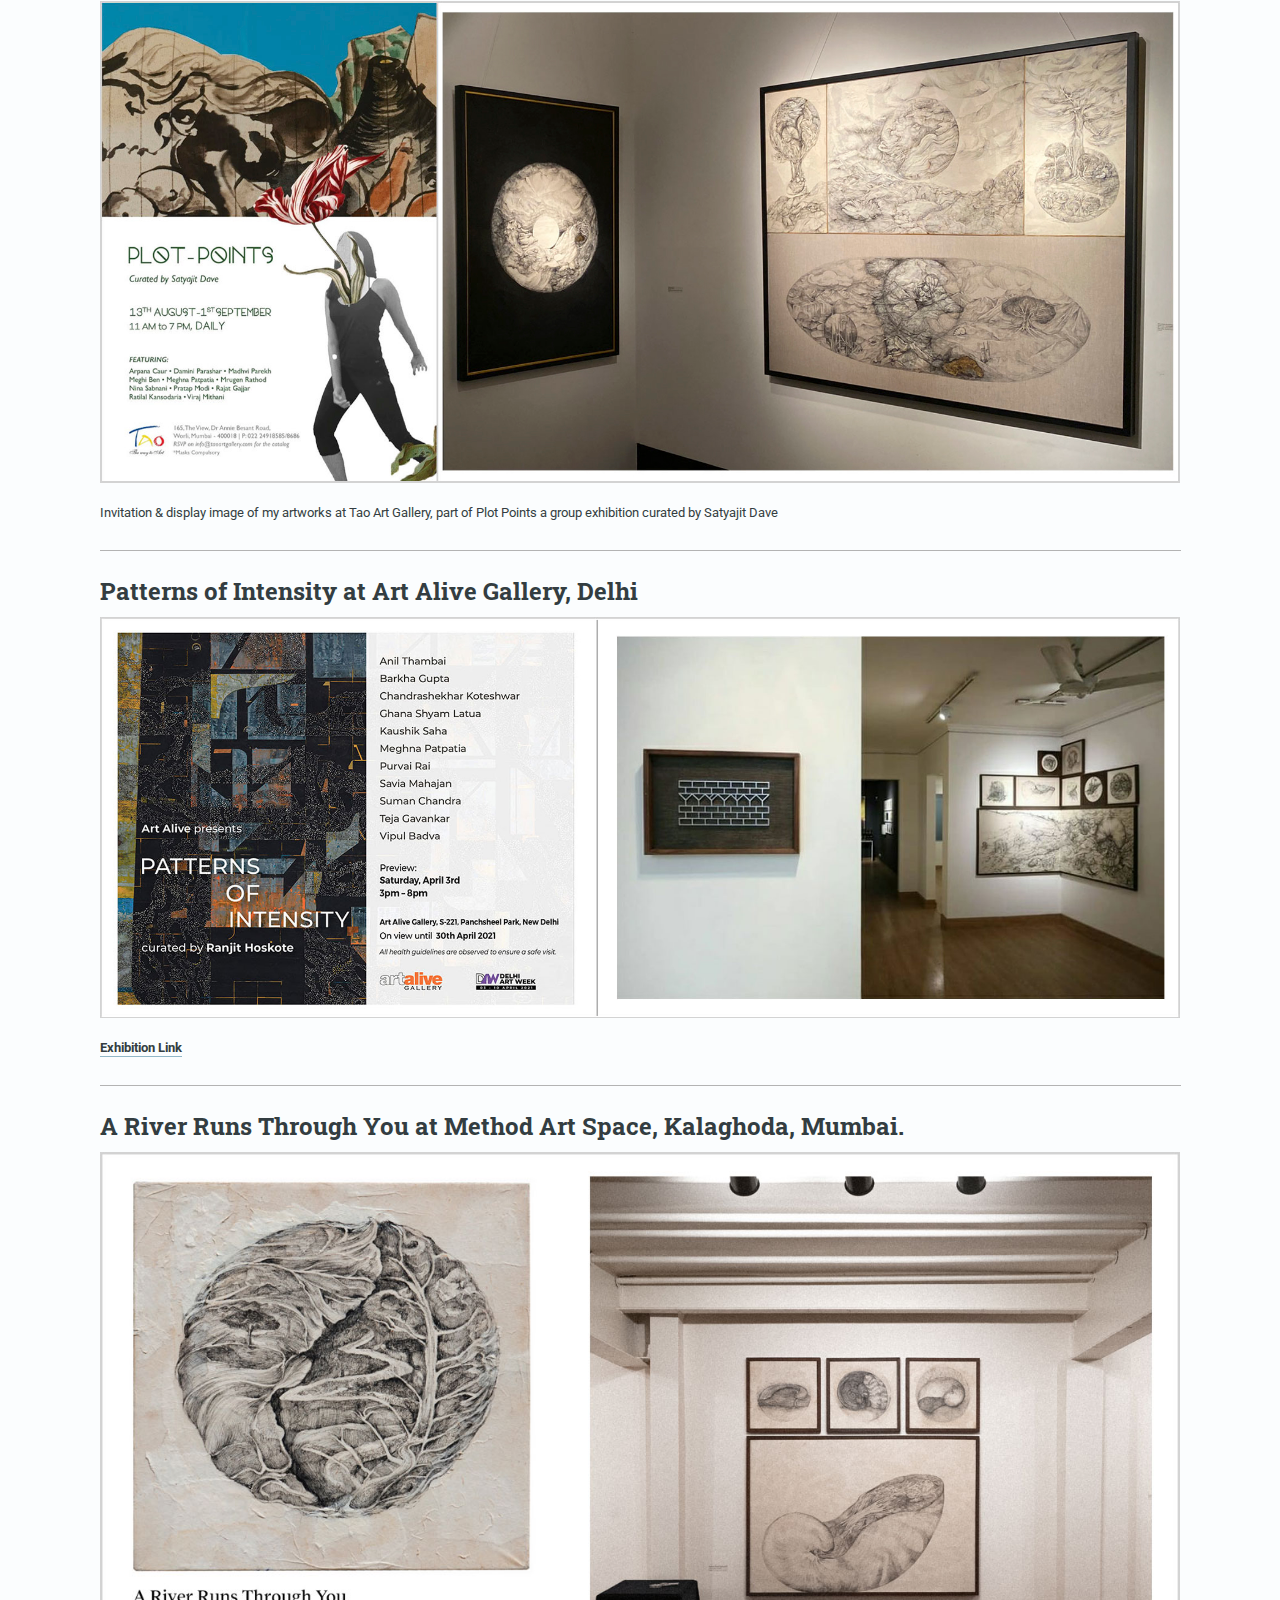
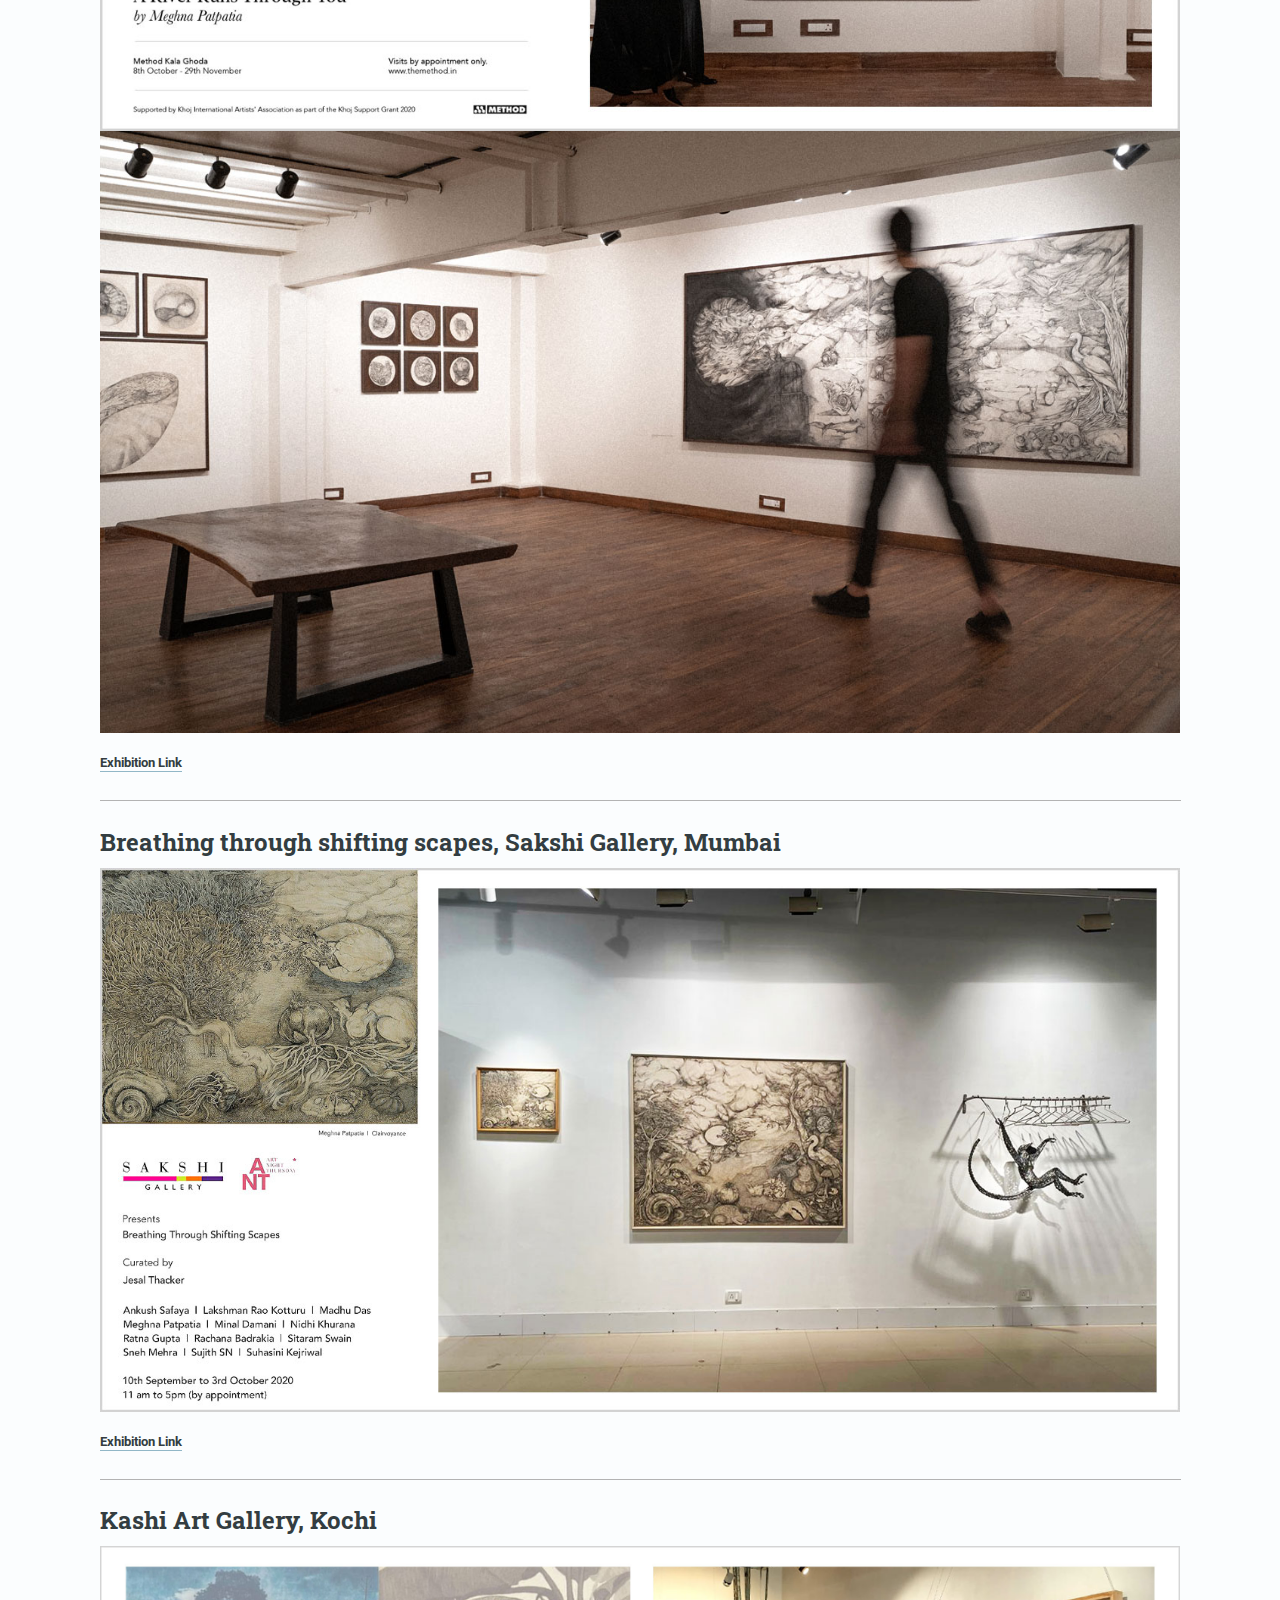
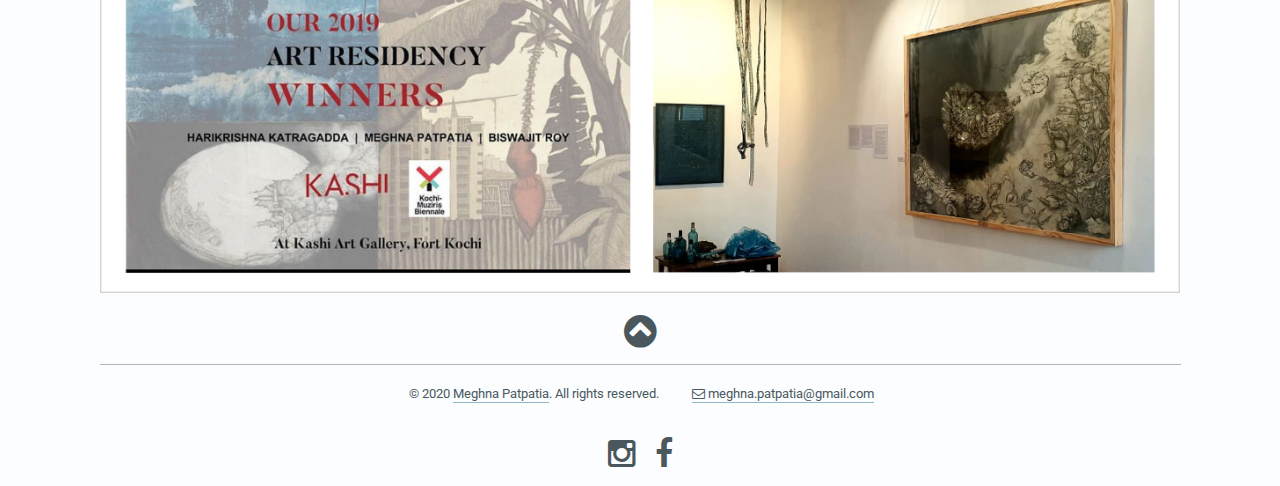
<file: exhibitions.html>
<!doctype html>
<html class="no-js" lang="en">
<head>
<meta charset="utf-8" />
<meta name="viewport" content="width=device-width, initial-scale=1.0" />

<title>Exhibitions</title>
<meta name="description" content="Portfolio page, body of work for artist Meghna Singh Patpatia">

<!-- ******************************************************************************************
Set the type and color theme here - the Pro version contains additional themes -->
<link href="css/hawthorne_type2_color2.css" rel="stylesheet">
<!--  ************************************************************************************* -->

<link href="css/font-awesome.min.css" rel="stylesheet">
<script src="js/vendor/modernizr.js"></script>

</head>
<body>

<div class="top-border"></div>

<div class="row">
	<div class="small-12 medium-12 large-12 small-centered columns">
		<header>		
			<h1><a href="index.html">Meghna Singh Patpatia</a></h1>
			<h2><a href="index.html">VISUAL ARTIST</a></h2>
			
			<div class="logo">
				<a href="index.html"><img src="img/meghna-logo.png" width="150" alt="Your Name Here" /></a>
			</div>
			
		</header>
	</div>
	<div class="small-12 medium-12 large-12 small-centered columns">
		<nav>
			<ul class="inline-list-custom">
				<li><a href="index.html">Home</a></li>
				<li><a href="portfolio.html">Portfolio</a></li>
				<li><a href="about.html">About</a></li>						
				<li><a href="exhibitions.html" class="current">Exhibitions</a></li>
				<li><a href="residency.html">Residency</a></li>
				<li><a href="features.html">Features</a></li>
			</ul>
		</nav>
	</div>
</div>
<div class="project-img:first-of-type">
<div class="row">
	<div class="small-12 medium-12 large-12 columns">
		
	</div>
</div>

<div class="row">
	<div class="small-12 medium-12 large-12 columns">
		<!-- Begin project image -->
		
		  <p><img src="img/exhibtions/Display-of-the-Analog-terrarium-series-at-India-Art-Fair-2.jpg" alt="Patterns of Intensity" longdesc="https://www.artalivegallery.com/exhibitions/patterns-of-intensity-curated-by-ranjit-hoskote.html?viewworks=1"></p>
          <p>Display picture of artworks from the Analog terrarium series at the India Art Fair, Delhi - Art Alive Gallery B- 14.– Titled ’Transmutations’ by Young Contemporaries curated by Ranjit Hoskote. Date - 28th April - 1st may, 2022.</p> <strong><a href="https://www.artalivegallery.com/artists/meghna-patpatia.html">Exhibition Link</a></strong>
    	<hr class="project-detail-hr" />
        <!-- End project image -->

<div class="row">
	<div class="small-12 medium-12 large-12 columns">
		
	</div>
</div>

<div class="row">
	<div class="small-12 medium-12 large-12 columns">
		<!-- Begin project image -->
		<div class="project-img">
		  <p><img src="img/exhibtions/Shell-Asylum-–a-series-of-mixed-medium-artworks-as-a-part-of-the-Group-exhibition--I-Want-Tomorrow-curated-by-Dr-Arshiya-Lokhandwala-at-Kamalanayan-Bajaj-Art-Gallery.jpg" alt="Patterns of Intensity" longdesc="https://www.artalivegallery.com/exhibitions/patterns-of-intensity-curated-by-ranjit-hoskote.html?viewworks=1"></p>
          <p>Invitation & display picture of a series titled Shell Asylum as a part of the Group exhibition 'I Want Tomorrow' curated by Dr.Arshiya Lokhandwala (Lakeeren) at Kamalnayan Bajaj Art Gallery, Mumbai. Date 13th April - 28th April, 2022.</p>
    	<hr class="project-detail-hr" />
        <!-- End project image -->
		  <p><img src="img/exhibtions/display-image-Meghna-Patpatia-2.jpg" alt="Patterns of Intensity" longdesc="https://www.artalivegallery.com/exhibitions/patterns-of-intensity-curated-by-ranjit-hoskote.html?viewworks=1"></p>
          <p>Invitation & display image of my artworks at Tao Art Gallery, part of Plot Points a group exhibition curated by Satyajit Dave</p>
			
		  <!-- <h6>Project 01a Caption</h6> -->
		</div>
 <hr class="project-detail-hr" />
		<!-- End project image -->

<div class="row">
	<div class="small-12 medium-12 large-12 columns">
		<h2>Patterns of Intensity at Art Alive Gallery, Delhi</h2>
	</div>
</div>

<div class="row">
	<div class="small-12 medium-12 large-12 columns">
		<!-- Begin project image -->
		<div class="project-img">
		  <p><img src="img/exhibtions/Patterns-of-Intensity.jpg" alt="Patterns of Intensity" longdesc="https://www.artalivegallery.com/exhibitions/patterns-of-intensity-curated-by-ranjit-hoskote.html?viewworks=1"></p>
          <p><strong><a href="https://www.artalivegallery.com/exhibitions/patterns-of-intensity-curated-by-ranjit-hoskote.html?viewworks=1">Exhibition Link</a></strong></p>
			
		  <!-- <h6>Project 01a Caption</h6> -->
		</div>
 <hr class="project-detail-hr" />
		<!-- End project image -->
        
<div class="row">
	<div class="small-12 medium-12 large-12 columns">
		<h2>A River Runs Through You at Method Art Space, Kalaghoda, Mumbai.</h2>
        </div>
</div> 

<div class="row">
  <div class="small-12 medium-12 large-12 columns" style="margin-bottom:15">
		<!-- Begin project image -->
		<div class="project-img"><!-- <h6>Project 01c Caption</h6> -->
          <p><a href="https://themethod.in/event/a-river-runs-through-you/"><img src="img/exhibtions/Invitation-Meghna-Patpatia-A-river-runs-through-you-at-Method-art-space-1.jpg" alt="A River Runs Through You at Method Art Space, Kalaghoda, Mumbai."><img src="img/exhibtions/DSC02998-2.jpg" alt="A River Runs Through You at Method Art Space, Kalaghoda, Mumbai."></a></p>
          <p><strong><a href="https://themethod.in/event/a-river-runs-through-you/">Exhibition Link</a></strong></p>
		</div>
		<!-- End project image -->
<hr class="project-detail-hr" />
		
	</div>
</div>

<div class="row">
	<div class="small-12 medium-12 large-12 columns">
		<h2>Breathing through shifting scapes, Sakshi Gallery, Mumbai</h2>
	</div>
</div>

<div class="row">
	<div class="small-12 medium-12 large-12 columns">
		<!-- Begin project image -->
	  <div class="project-img"><!-- <h6>Project 01c Caption</h6> -->
        <p><img src="img/exhibtions/Breathing through shifting spaces.jpg"></p>
        <p><strong><a href="https://www.saffronart.com/fixed/itemdetails.aspx?iid=69400&a=meghnapatpatia&pt=2&eid=4287">Exhibition Link</a></strong></p>
		</div>
		<!-- End project image -->
        
        <hr class="project-detail-hr" />
		
	</div>
</div>

<div class="row">
	<div class="small-12 medium-12 large-12 columns">
		<h2>Kashi Art Gallery, Kochi</h2>
	</div>
</div>

<div class="row">
  <div class="small-12 medium-12 large-12 columns">
		<!-- Begin project image -->
		<div class="project-img"><!-- <h6>Project 01c Caption</h6> -->
	      <p><img src="img/exhibtions/Kashi-Art-Gallery,-Kochi.jpg"></p>
	  </div>
	  <!-- End project image -->
	

	</div>
</div>

<div class="row">
	<div class="small-12 medium-12 large-12 columns">
		<p class="back-to-top-holder"><a class="back-to-top"><i class="fa fa-chevron-circle-up fa-3x"></i></a></p>
	</div>
</div>

<div class="row">
	<div class="small-12 medium-12 large-12 columns">
		<footer>
			<ul>
				<li>&copy; 2020 <a href="index.html">Meghna Patpatia</a>. All rights reserved.</li>
				<li><a href="mailto:meghna.patpatia@gmail.com"><i class="fa fa-envelope-o"></i> meghna.patpatia@gmail.com</a></li>
				
				
			</ul>
			<div class="social-icons">
				<a href="https://www.instagram.com/moonleafing" target="_blank"><i class="fa fa-instagram fa-2x"></i></a>
				<a href="https://www.facebook.com/meghna.patpatia" target="_blank"><i class="fa fa-facebook fa-2x"></i></a>
			</div>
		</footer>
	</div>
</div>

<script src="js/vendor/jquery.min.js"></script>
<script src="js/foundation.min.js"></script>
<script src="js/hawthorne.js"></script>

</body>
</html>
</file>
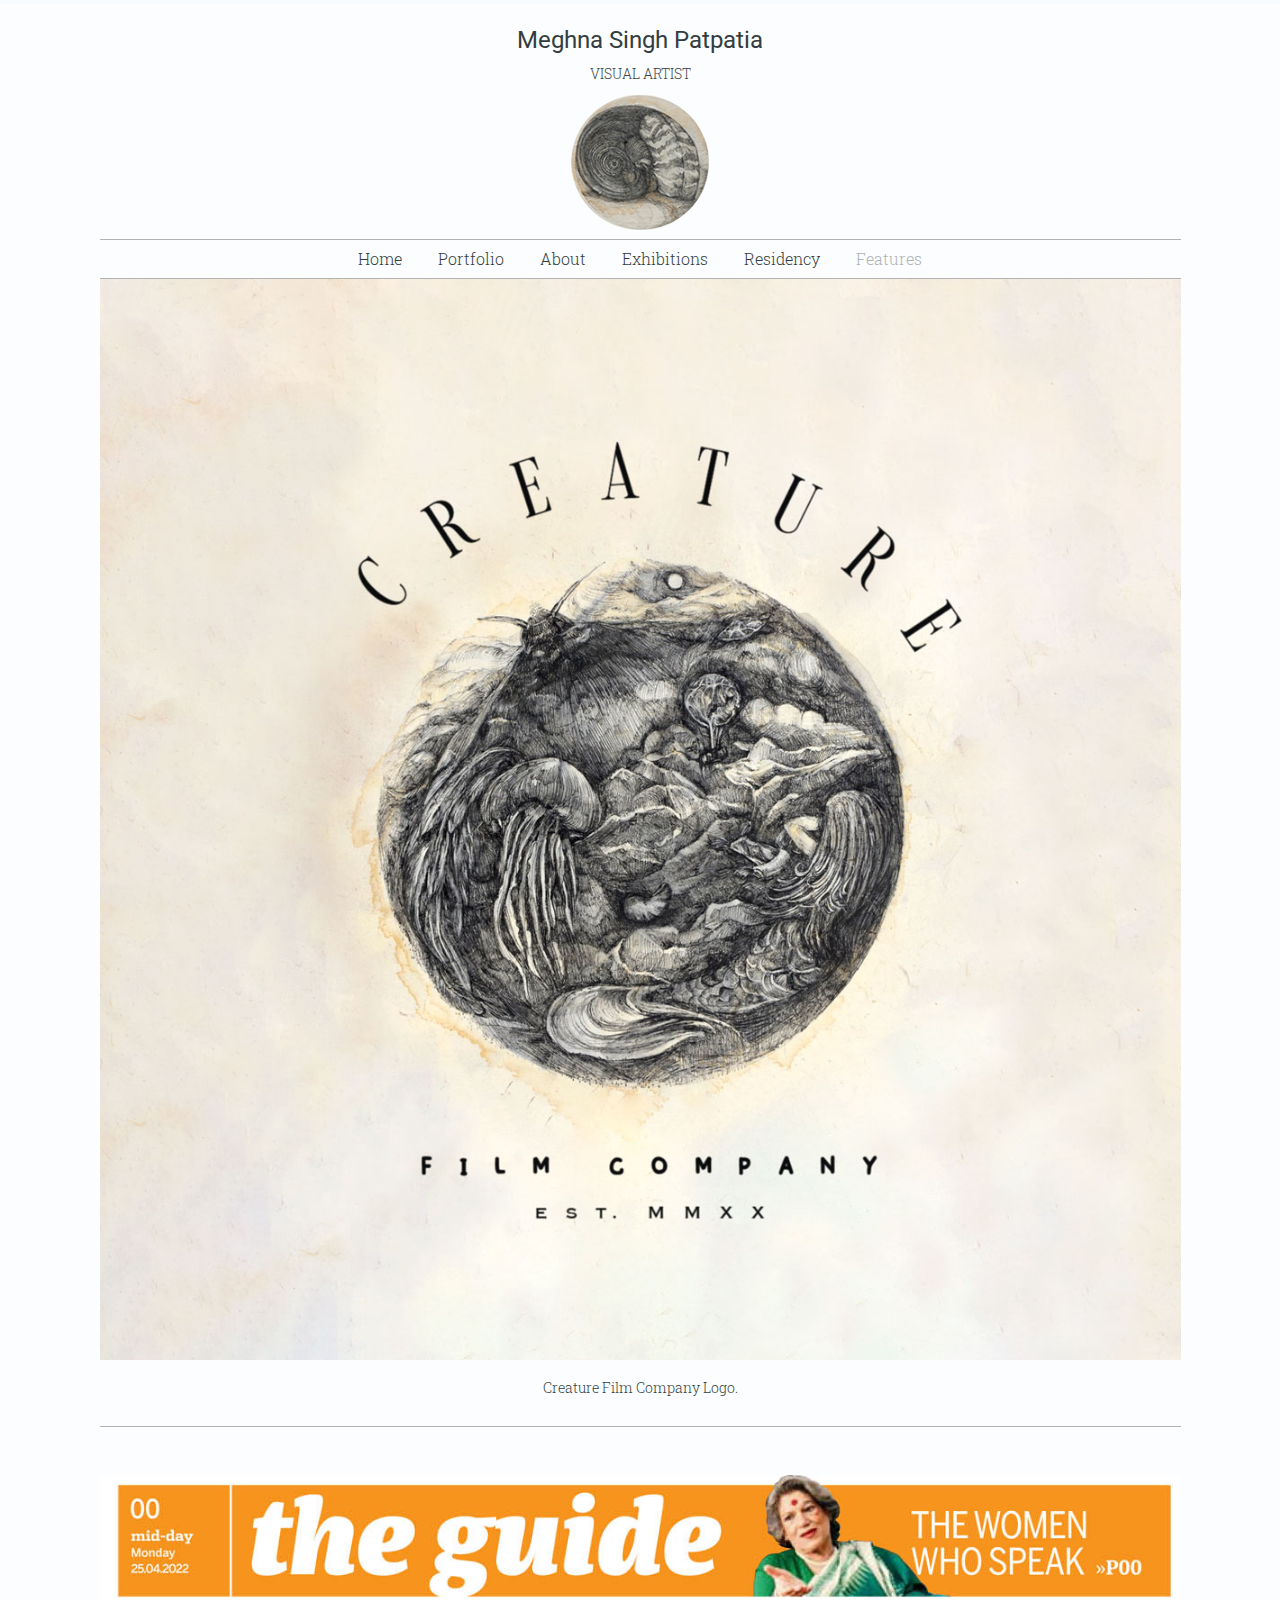
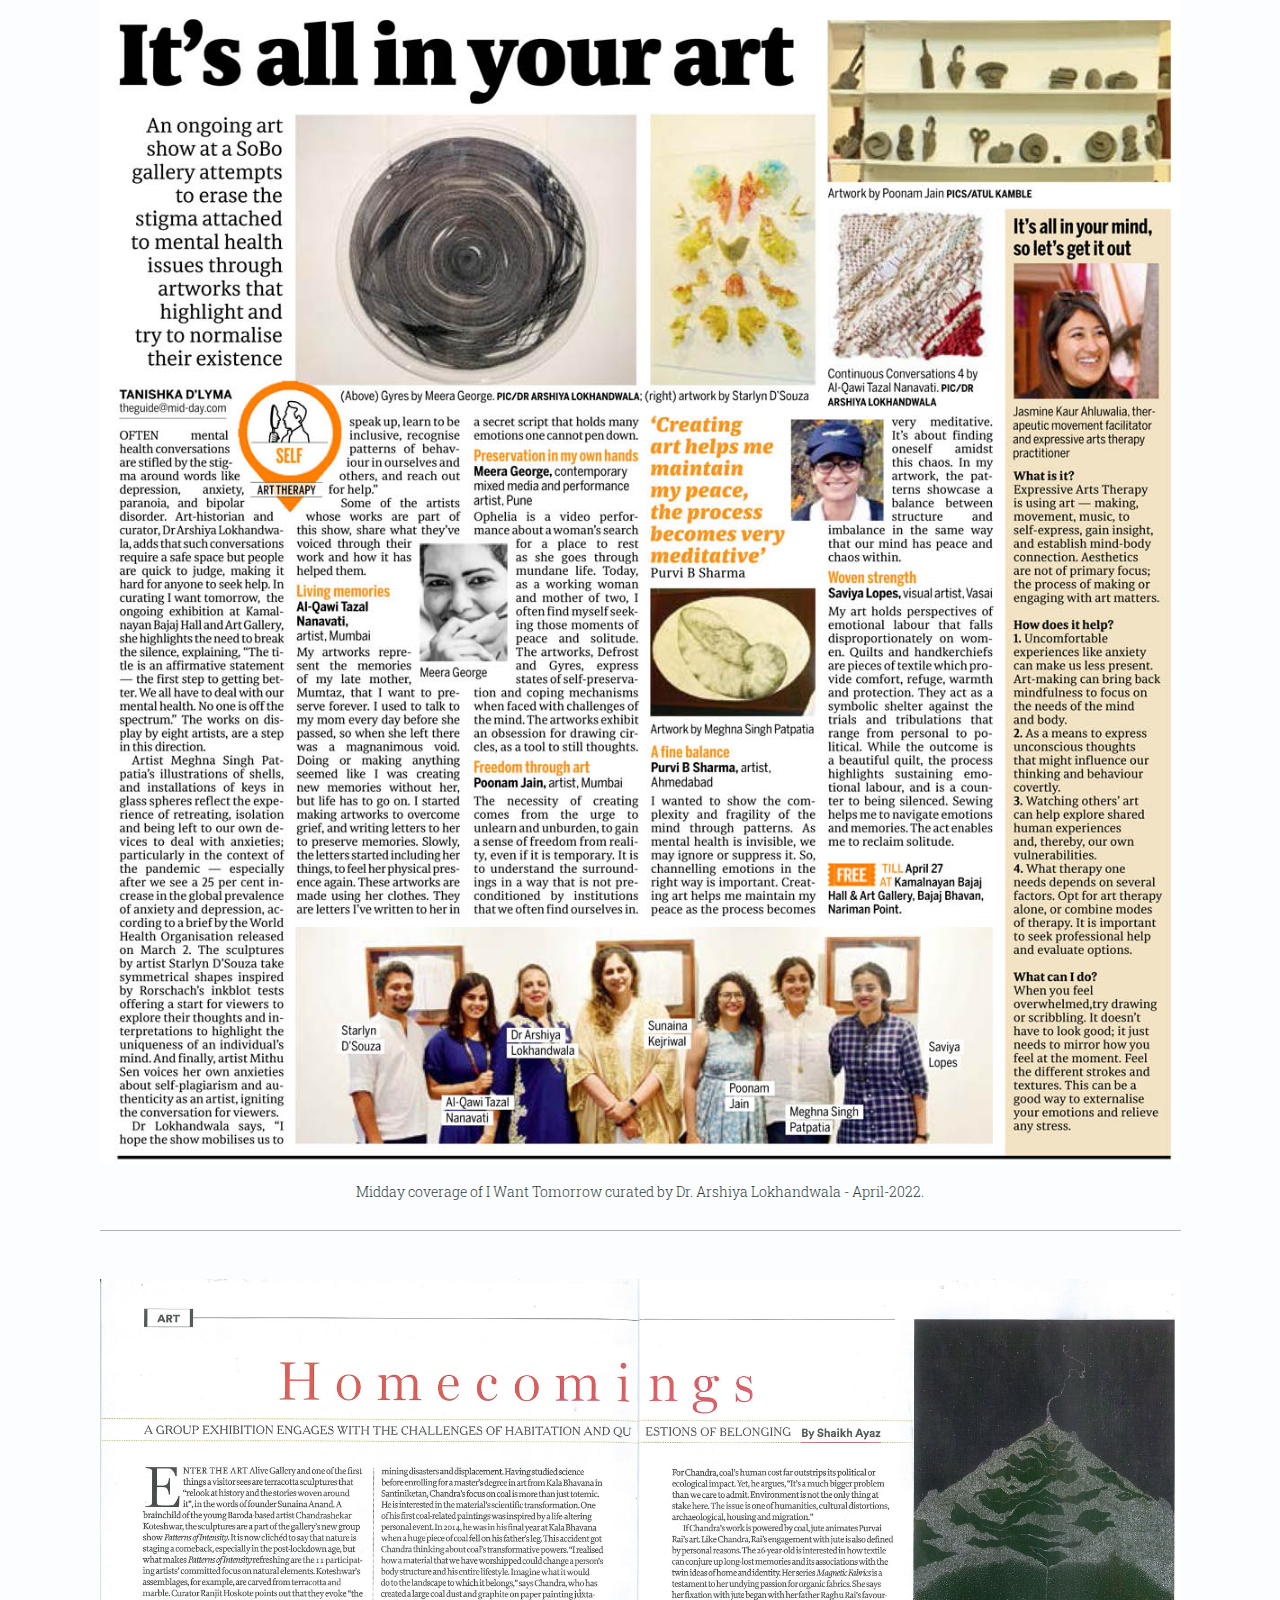
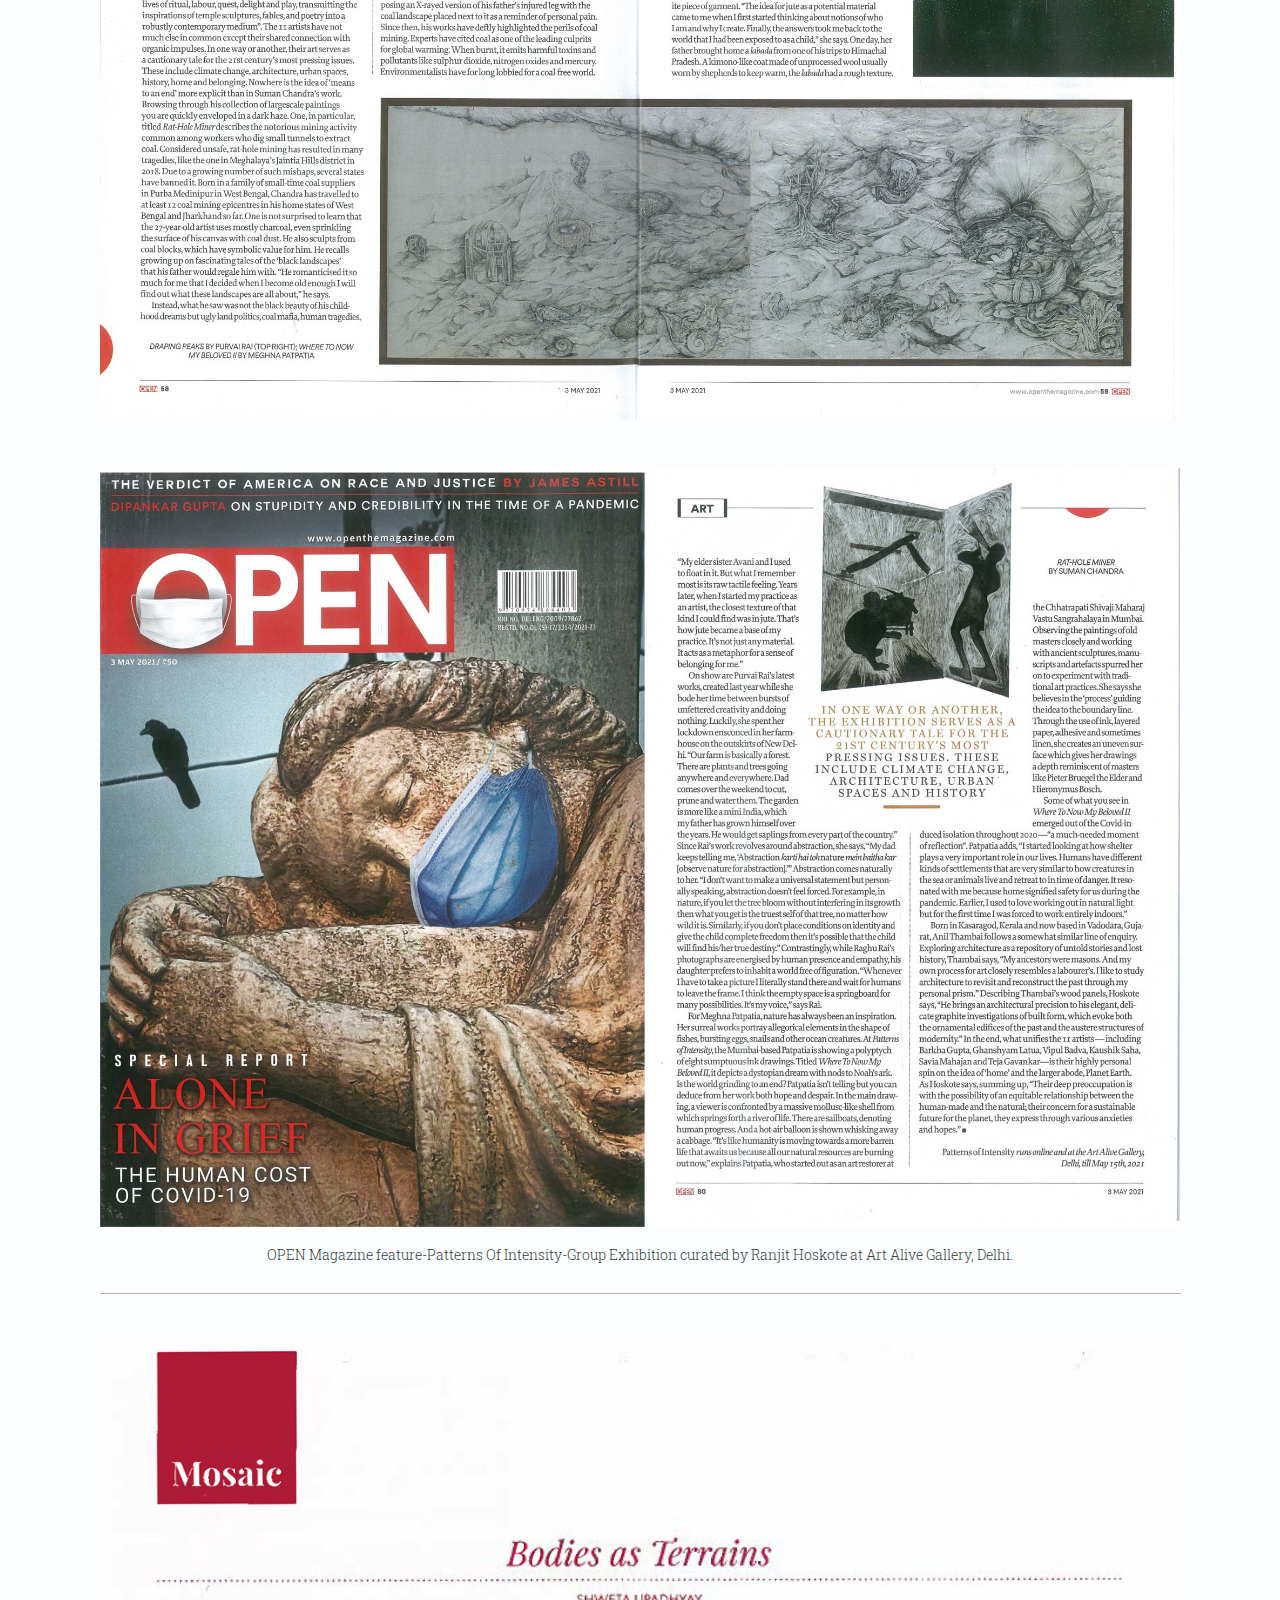
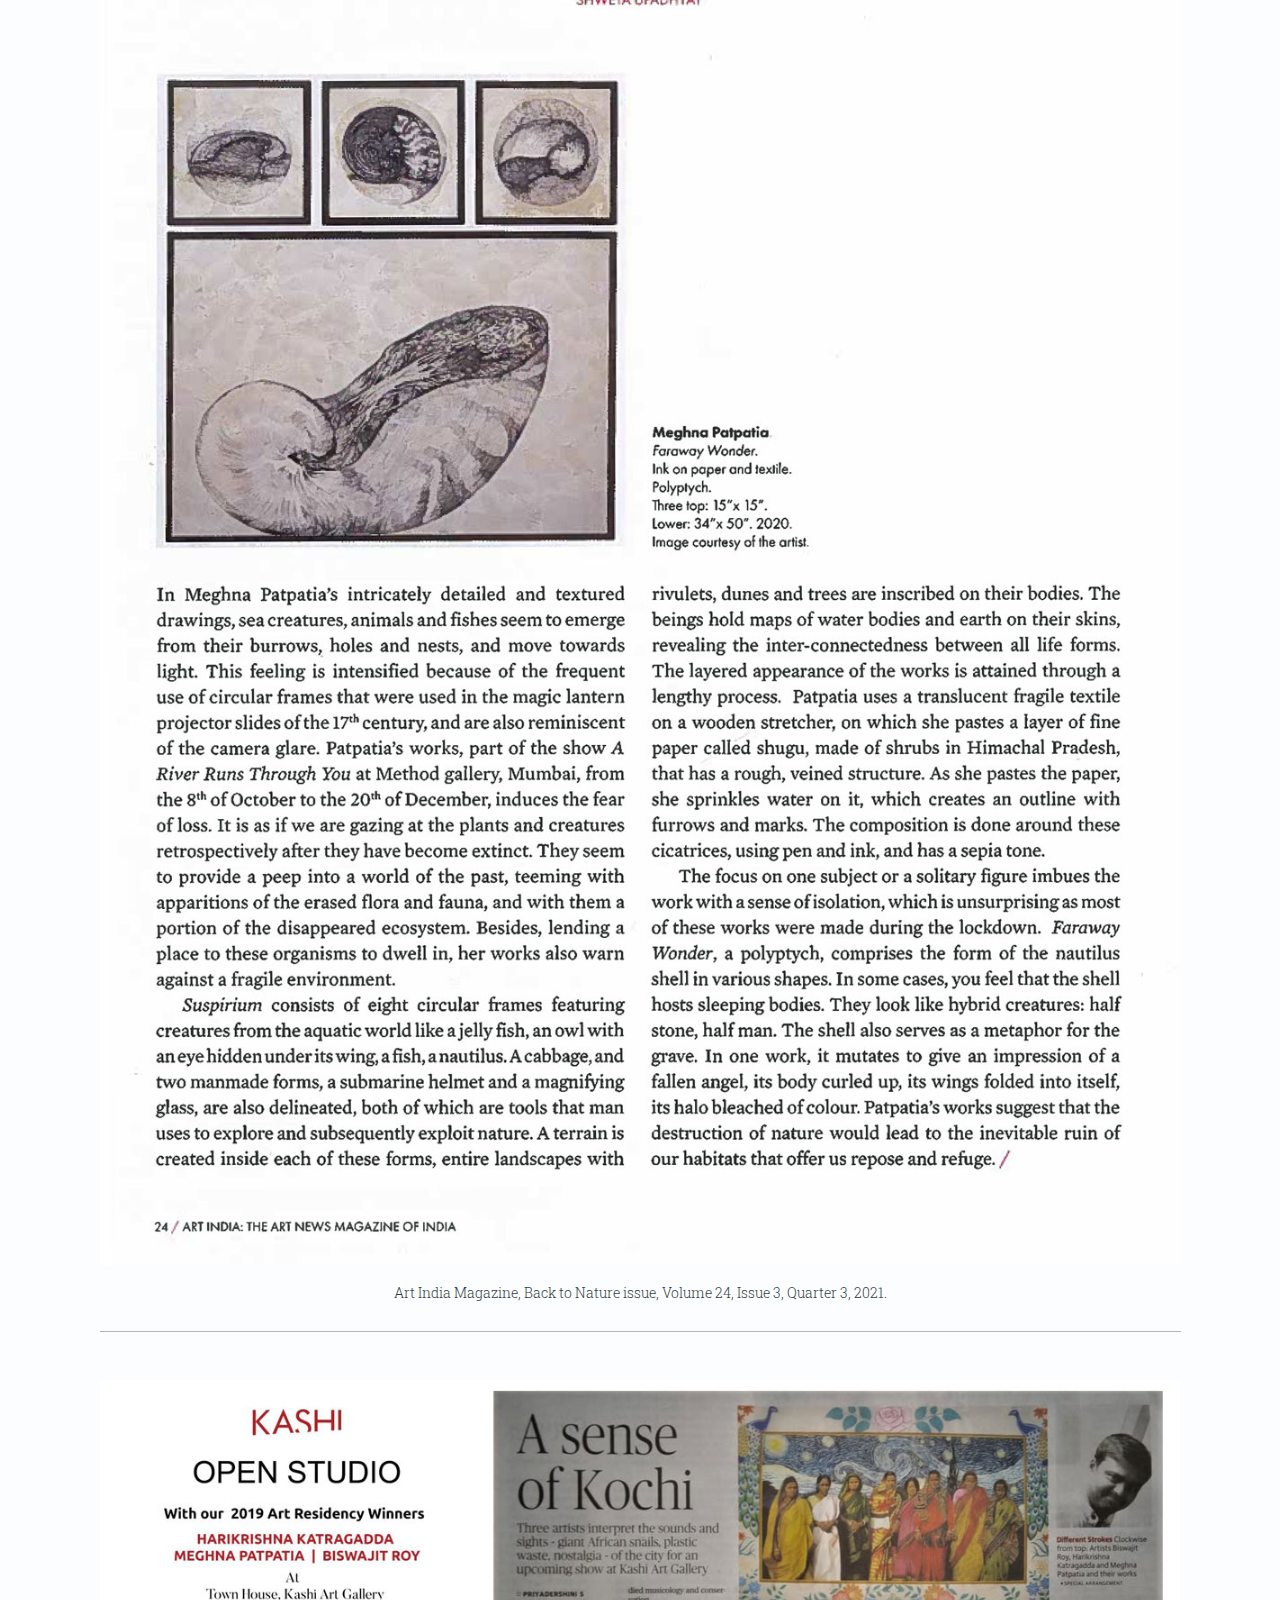
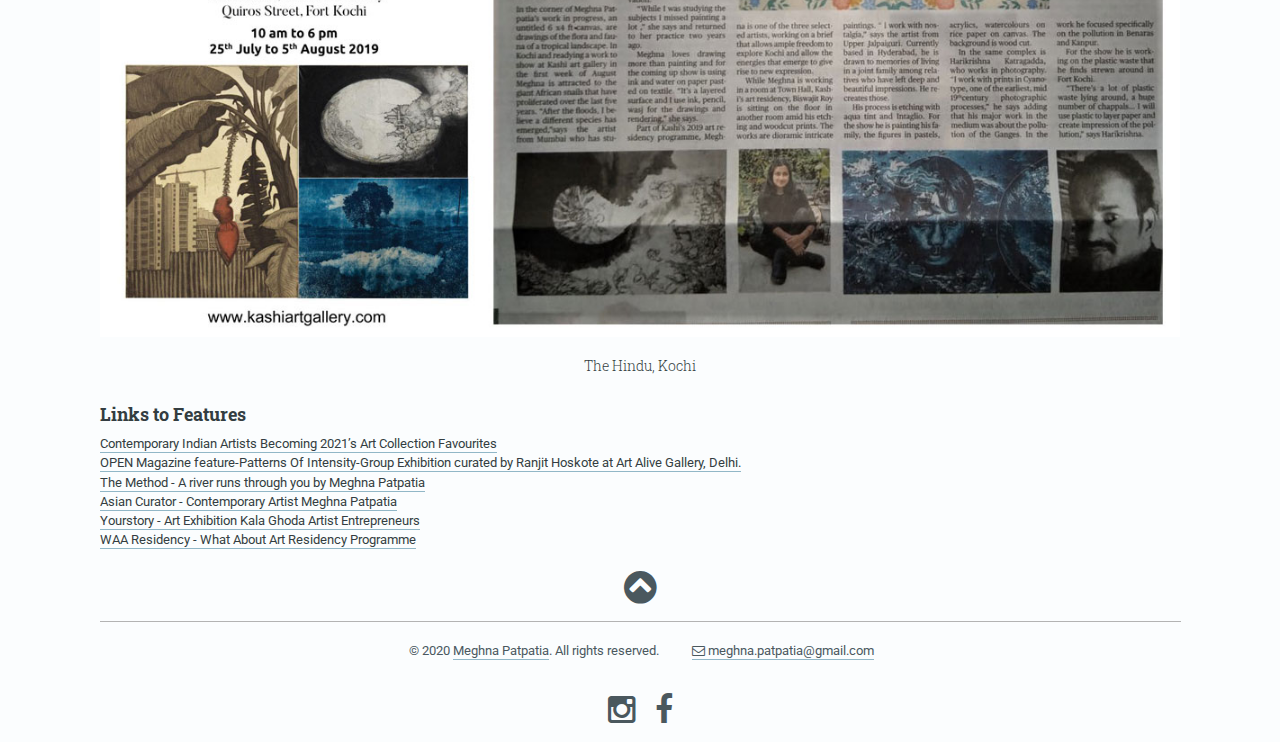
<file: features.html>
<!doctype html>
<html class="no-js" lang="en">
<head>
<meta charset="utf-8" />
<meta name="viewport" content="width=device-width, initial-scale=1.0" />

<title>Features</title>
<meta name="description" content="Portfolio page, body of work for artist Meghna Patpatia">

<!-- ******************************************************************************************
Set the type and color theme here - the Pro version contains additional themes -->
<link href="css/hawthorne_type2_color2.css" rel="stylesheet">
<!--  ************************************************************************************* -->

<link href="css/font-awesome.min.css" rel="stylesheet">
<script src="js/vendor/modernizr.js"></script>

</head>
<body>

<div class="top-border"></div>

<div class="row">
	<div class="small-12 medium-12 large-12 small-centered columns">
		<header>		
			<h1><a href="index.html">Meghna Singh Patpatia</a></h1>
			<h2><a href="index.html">VISUAL ARTIST</a></h2>
			
			<div class="logo">
				<a href="index.html"><img src="img/meghna-logo.png" width="150" alt="Your Name Here" /></a>
			</div>
			
		</header>
	</div>
	<div class="small-12 medium-12 large-12 small-centered columns">
		<nav>
			<ul class="inline-list-custom">
				<li><a href="index.html">Home</a></li>
				<li><a href="portfolio.html">Portfolio</a></li>
				<li><a href="about.html">About</a></li>						
				<li><a href="exhibitions.html">Exhibitions</a></li>
				<li><a href="residency.html">Residency</a></li>
				<li><a href="features.html" class="current">Features</a></li>
			</ul>
		</nav>
	</div>
</div>


<div class="row">
	<div class="small-12 medium-12 large-12 columns">
    
    <!-- Begin project image -->
		<div class="project-img">
			<img src="img/features/Creature-Film-Company-Logo.jpg" alt="Project 01b" />
			<h6>Creature Film Company Logo.</h6>
	  </div>
		<!-- End project image -->
        
        <hr class="project-detail-hr" />
    
    <!-- Begin project image -->
		<div class="project-img">
			<img src="img/features/Midday coverage of I Want Tomorrow curated by Dr.jpg" alt="Project 01b" />
			<h6>Midday coverage of I Want Tomorrow curated by Dr. Arshiya Lokhandwala - April-2022.</h6>
	  </div>
		<!-- End project image -->
        
        <hr class="project-detail-hr" />
    
    <!-- Begin project image -->
		<div class="project-img">
			<img src="img/features/Open-magazine-feature-Group-exhibition-at-Art-Alive-Gallery-curated-by-Ranjit-Hoskote-2-1.jpg" alt="Project 01b" />
	  </div>
		<!-- End project image -->
        
      <!-- Begin project image -->
		<div class="project-img">
			<img src="img/features/Open-magazine-feature-Group-exhibition-at-Art-Alive-Gallery-curated-by-Ranjit-Hoskote-2-2.jpg" alt="Project 01b" />
			<h6>OPEN Magazine feature-Patterns Of Intensity-Group Exhibition curated by Ranjit Hoskote at Art Alive Gallery, Delhi.</h6>
	  </div>
		<!-- End project image -->
        
    	<hr class="project-detail-hr" />		
    
    <!-- Begin project image -->
		<div class="project-img">
			<img src="img/features/Art-India-Magazine--scan.jpg" alt="Project 01b" />
			<h6>Art India Magazine, Back to Nature issue, Volume 24, Issue 3, Quarter 3, 2021.</h6>
		</div>
		<!-- End project image -->
    	<hr class="project-detail-hr" />		
	  <!-- Begin project image -->
		<div class="project-img">
			<img src="img/features/Featured in The Hindu, Kochi.jpg" alt="Project 01a" />
			<h6>The Hindu, Kochi</h6>
		</div>
		<!-- End project image -->
				
	  <br>
		<h3>Links to Features</h3>
		<p>
        
            <a href="https://www.artfervour.com/post/contemporary-indian-artists-becoming-2021-s-art-collection-favourites">Contemporary Indian Artists Becoming 2021’s Art Collection Favourites</a><br>
            <a href="https://openthemagazine.com/art-culture/belonging-homecomings/?fbclid=IwAR2V8WrMCLMFHPjHl599aI5WbA4OWd0SzmyqXYkScp3LPKbM2ipIuzXf_0o/">OPEN Magazine feature-Patterns Of Intensity-Group Exhibition curated by Ranjit Hoskote at Art Alive Gallery, Delhi.</a><br>
			<a href="https://themethod.in/new-home/a-river-runs-through-you-by-meghna-patpatia/">The Method - A river runs through you by Meghna Patpatia</a><br>
			<a href="https://asiancurator.com/contemporary-artist-meghna-patpatia/">Asian Curator - Contemporary Artist Meghna Patpatia</a><br>
			<a href="https://yourstory.com/2019/02/art-exhibition-kala-ghoda-artist-entrepreneurs">Yourstory - Art Exhibition Kala Ghoda Artist Entrepreneurs</a><br>
			<a href="https://waaresidency.org/what-about-art-residency-programme/">WAA Residency - What About Art Residency Programme</a>
		</p>
		
	</div>
</div>

<div class="row">
	<div class="small-12 medium-12 large-12 columns">
		<p class="back-to-top-holder"><a class="back-to-top"><i class="fa fa-chevron-circle-up fa-3x"></i></a></p>
	</div>
</div>

<div class="row">
	<div class="small-12 medium-12 large-12 columns">
		<footer>
			<ul>
				<li>&copy; 2020 <a href="index.html">Meghna Patpatia</a>. All rights reserved.</li>
				<li><a href="mailto:meghna.patpatia@gmail.com"><i class="fa fa-envelope-o"></i> meghna.patpatia@gmail.com</a></li>
						
			</ul>
			<div class="social-icons">
				<a href="https://www.instagram.com/moonleafing" target="_blank"><i class="fa fa-instagram fa-2x"></i></a>
				<a href="https://www.facebook.com/meghna.patpatia" target="_blank"><i class="fa fa-facebook fa-2x"></i></a>
			</div>
		</footer>
	</div>
</div>

<script src="js/vendor/jquery.min.js"></script>
<script src="js/foundation.min.js"></script>
<script src="js/hawthorne.js"></script>

</body>
</html>
</file>
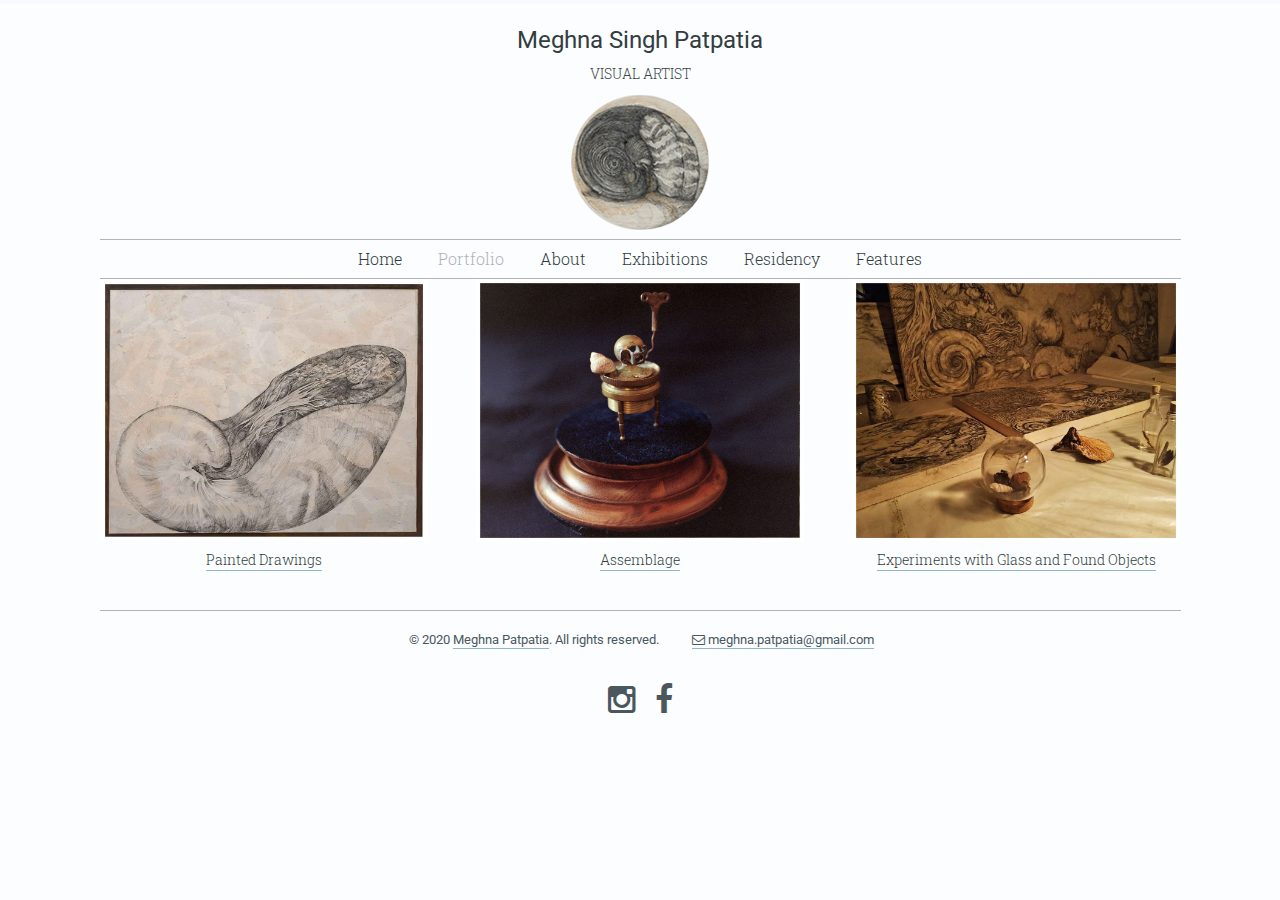
<file: portfolio.html>
<!doctype html>
<html class="no-js" lang="en">
<head>
<meta charset="utf-8" />
<meta name="viewport" content="width=device-width, initial-scale=1.0" />

<title>Portfolio</title>
<meta name="description" content="Portfolio page, body of work for artist Meghna Patpatia">

<!-- ******************************************************************************************
Set the type and color theme here - the Pro version contains additional themes -->
<link href="css/hawthorne_type2_color2.css" rel="stylesheet">
<!--  ************************************************************************************* -->

<link href="css/font-awesome.min.css" rel="stylesheet">
<script src="js/vendor/modernizr.js"></script>

</head>
<body>

<div class="top-border"></div>

<div class="row">
	<div class="small-12 medium-12 large-12 small-centered columns">
		<header>		
			<h1><a href="index.html">Meghna Singh Patpatia</a></h1>
			<h2><a href="index.html">VISUAL ARTIST</a></h2>
			
			<div class="logo">
				<a href="index.html"><img src="img/meghna-logo.png" width="150" alt="Your Name Here" /></a>
			</div>
			
		</header>
	</div>
	<div class="small-12 medium-12 large-12 small-centered columns">
		<nav>
			<ul class="inline-list-custom">
				<li><a href="index.html">Home</a></li>
				<li><a href="portfolio.html" class="current">Portfolio</a></li>
				<li><a href="about.html">About</a></li>						
				<li><a href="exhibitions.html">Exhibitions</a></li>
				<li><a href="residency.html">Residency</a></li>
				<li><a href="features.html">Features</a></li>
			</ul>
		</nav>
	</div>
</div>


<div class="row">
	<div class="small-12 medium-12 large-12 columns">
		<ul class="small-block-grid-1 medium-block-grid-3 large-block-grid-3 inline-list-custom">
			
			<!-- Begin project -->
			<li>
				<div class="thumbnail">
					<div class="thumbnail-img">
						<div class="thumbnail-hover"><a href="painted-drawings.html"></a></div>
						<a href="painted-drawings.html"><img src="img/Portfolio-image-1.jpg" alt="Painted Drawings" /></a>
					</div>
					<div class="thumbnail-caption"><a class="caption-link" href="painted-drawings.html">Painted Drawings</a></div>
				</div>
			</li>
			<!-- End project -->
			
			<!-- Begin project -->
			<li>
				<div class="thumbnail">
					<div class="thumbnail-img">
						<div class="thumbnail-hover"><a href="assemblage.html"></a></div>
						<a href="assemblage.html"><img src="img/Portfolio-image-3.jpg" alt="Assemblage" /></a>
					</div>
					<div class="thumbnail-caption"><a class="caption-link" href="assemblage.html">Assemblage</a></div>
				</div>
			</li>
			<!-- End project -->
			
			<!-- Begin project -->
			<li>
				<div class="thumbnail">
					<div class="thumbnail-img">
						<div class="thumbnail-hover"><a href="experiments-with-glass.html"></a></div>
						<a href="experiments-with-glass.html"><img src="img/Portfolio-image-2.jpg" alt="Experiments with Glass and Found Objects" /></a>
					</div>
					<div class="thumbnail-caption"><a class="caption-link" href="experiments-with-glass.html">Experiments with Glass and Found Objects</a></div>
				</div>
			</li>
			<!-- End project -->
		</ul>
	</div>
</div>

<div class="row">
	<div class="small-12 medium-12 large-12 columns">
		<footer>
			<ul>
				<li>&copy; 2020 <a href="index.html">Meghna Patpatia</a>. All rights reserved.</li>
				<li><a href="mailto:meghna.patpatia@gmail.com"><i class="fa fa-envelope-o"></i> meghna.patpatia@gmail.com</a></li>
							
			</ul>
			<div class="social-icons">
				<a href="https://www.instagram.com/moonleafing" target="_blank"><i class="fa fa-instagram fa-2x"></i></a>
				<a href="https://www.facebook.com/meghna.patpatia" target="_blank"><i class="fa fa-facebook fa-2x"></i></a>
			</div>
		</footer>
	</div>
</div>

<script src="js/vendor/jquery.min.js"></script>
<script src="js/foundation.min.js"></script>
<script src="js/hawthorne.js"></script>

</body>
</html>
</file>
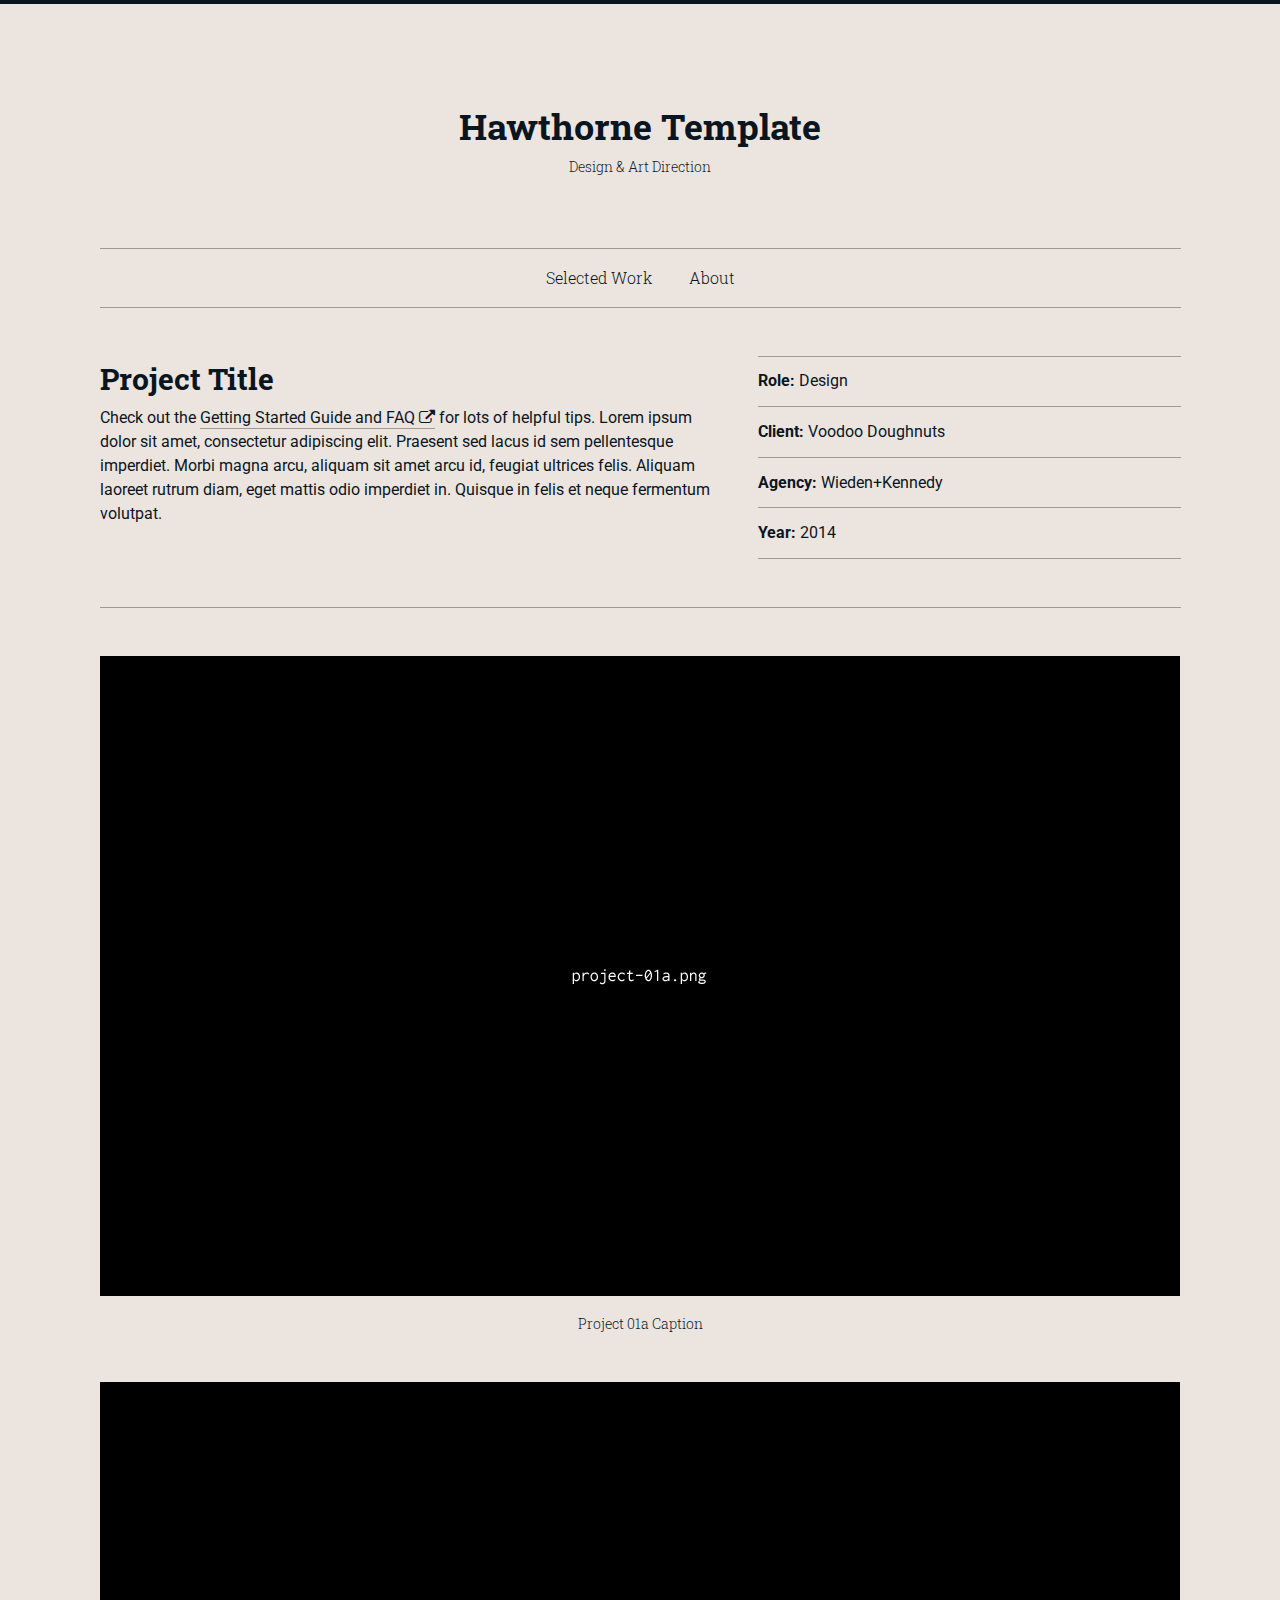
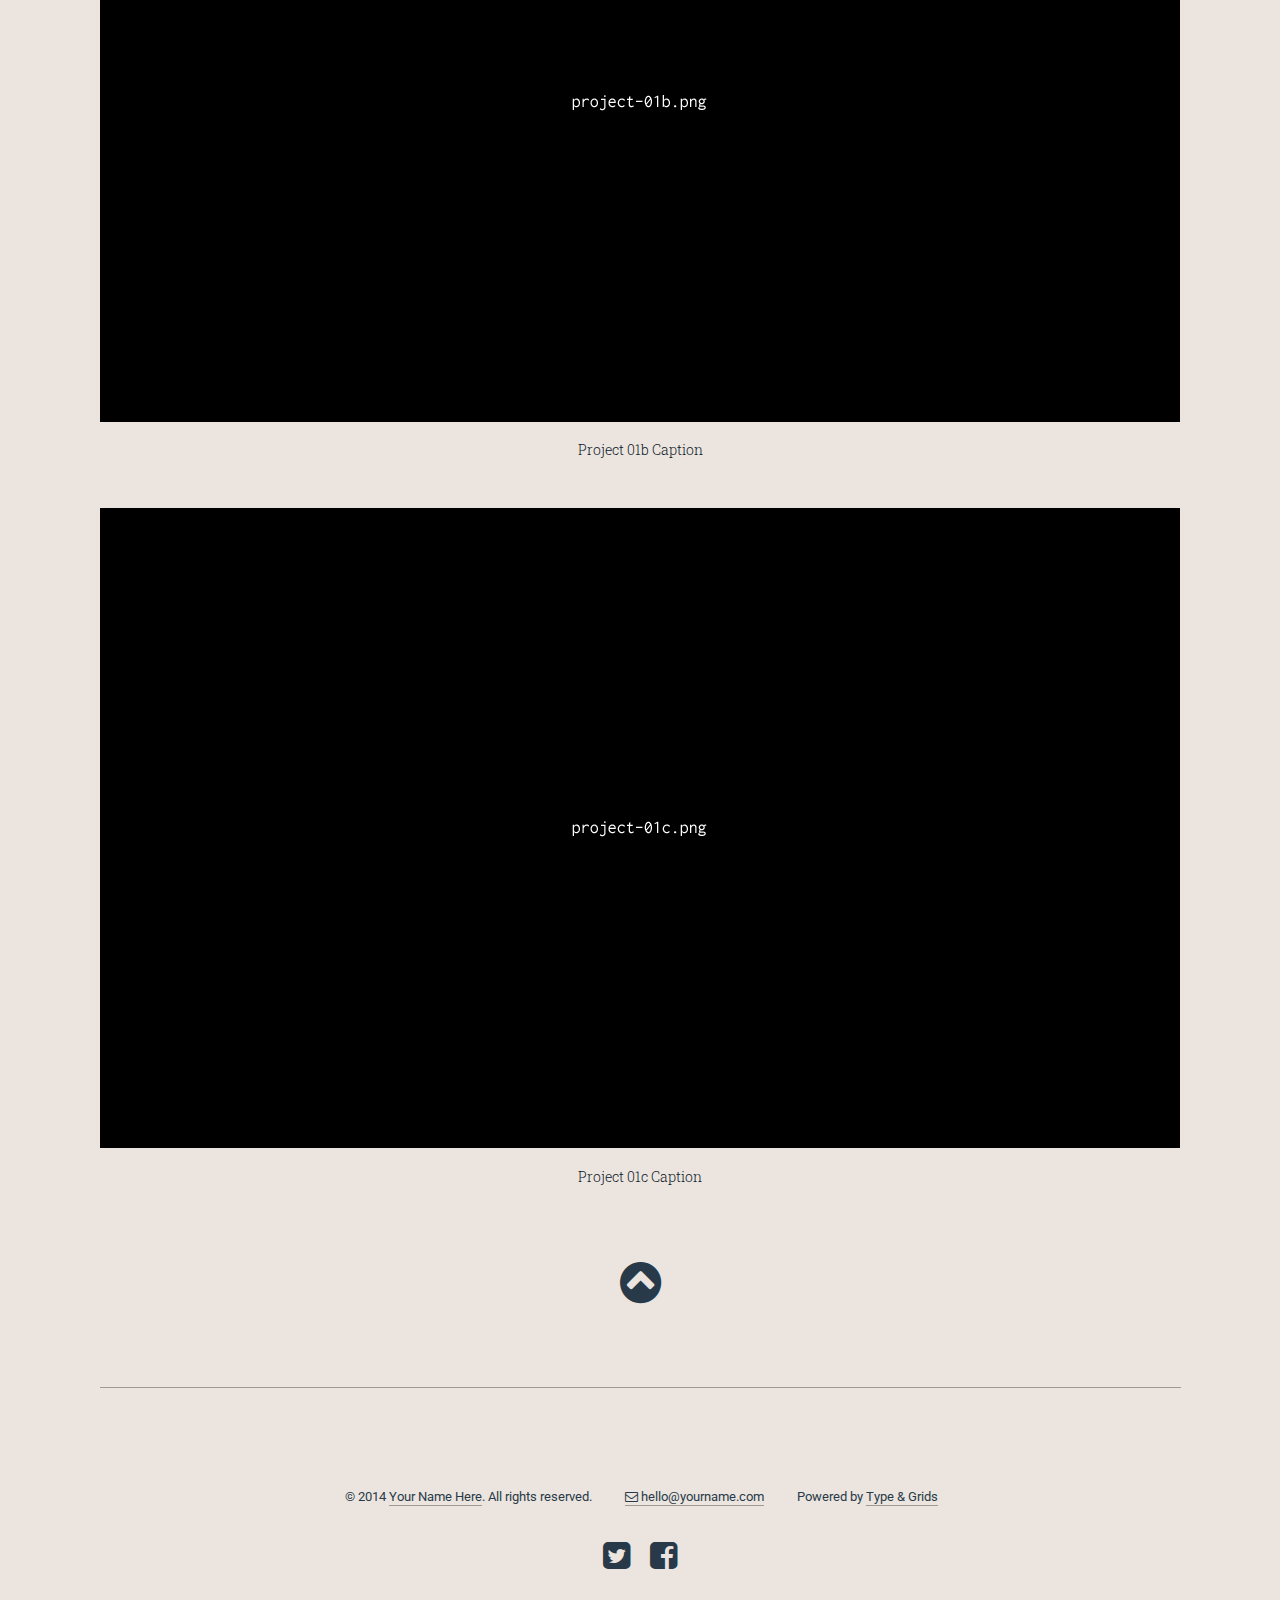
<file: project-01.html>
<!doctype html>
<html class="no-js" lang="en">
<head>
<meta charset="utf-8" />
<meta name="viewport" content="width=device-width, initial-scale=1.0" />

<title>Hawthorne &mdash; Project Title</title>
<meta name="description" content="Page description goes here">

<!-- ******************************************************************************************
Set the type and color theme here - the Pro version contains additional themes -->
<link href="css/hawthorne_type2_color3.css" rel="stylesheet">
<!--  ************************************************************************************* -->

<link href="css/font-awesome.min.css" rel="stylesheet">
<script src="js/vendor/modernizr.js"></script>

</head>
<body>

<div class="top-border"></div>

<div class="row">
	<div class="small-12 medium-12 large-12 small-centered columns">
		<header>		
			<h1><a href="index.html">Hawthorne Template</a></h1>
			<h2><a href="index.html">Design & Art Direction</a></h2>
			<!--
			<div class="logo">
				<a href="index.html"><img src="img/logo.png" alt="Your Name Here" /></a>
			</div>
			-->
		</header>
	</div>
	<div class="small-12 medium-12 large-12 small-centered columns">
		<nav>
			<ul class="inline-list-custom">
				<li><a href="index.html">Selected Work</a></li>
				<li><a href="about.html">About</a></li>							
			</ul>
		</nav>
	</div>
</div>

<div class="row">
	<div class="small-12 medium-7 large-7 columns">
		<h2>Project Title</h2>
		<p>
			Check out the <a href="http://www.typeandgrids.com/support" target="_blank">Getting Started Guide and FAQ <i class="fa fa-external-link"></i></a> for lots of helpful tips. Lorem ipsum dolor sit amet, consectetur adipiscing elit. Praesent sed lacus id sem pellentesque imperdiet. Morbi magna arcu, aliquam sit amet arcu id, feugiat ultrices felis. Aliquam laoreet rutrum diam, eget mattis odio imperdiet in. Quisque in felis et neque fermentum volutpat.
		</p>
	</div>
	<div class="small-12 medium-5 large-5 columns">
		<div class="lined-list">
			<ul>
				<li><strong>Role:</strong> Design</li>
				<li><strong>Client:</strong> Voodoo Doughnuts</li>
				<li><strong>Agency:</strong> Wieden+Kennedy</li>
				<li><strong>Year:</strong> 2014</li>
			</ul>
		</div>
	</div>
</div>

<div class="row">
	<div class="small-12 medium-12 large-12 columns">
		<hr class="project-detail-hr" />
		
		<!-- Begin project image -->
		<div class="project-img">
			<img src="img/projects/project-01a.png" alt="Project 01a" />
			<h6>Project 01a Caption</h6>
		</div>
		<!-- End project image -->
		
		<!-- Begin project image -->
		<div class="project-img">
			<img src="img/projects/project-01b.png" alt="Project 01b" />
			<h6>Project 01b Caption</h6>
		</div>
		<!-- End project image -->
		
		<!-- Begin project image -->
		<div class="project-img">
			<img src="img/projects/project-01c.png" alt="Project 01c" />
			<h6>Project 01c Caption</h6>
		</div>
		<!-- End project image -->
		
	</div>
</div>

<div class="row">
	<div class="small-12 medium-12 large-12 columns">
		<p class="back-to-top-holder"><a class="back-to-top"><i class="fa fa-chevron-circle-up fa-3x"></i></a></p>
	</div>
</div>

<div class="row">
	<div class="small-12 medium-12 large-12 columns">
		<footer>
			<ul>
				<li>&copy; 2014 <a href="index.html">Your Name Here</a>. All rights reserved.</li>
				<li><a href="mailto:hello@yourname.com"><i class="fa fa-envelope-o"></i> hello@yourname.com</a></li>
				
				<!-- *****************************************************************************************
				The "Powered by Type & Grids" link in the footer is required in the Free version
				typeandgrids.com/pirates -->
				<li>Powered by <a href="http://www.typeandgrids.com" target="_blank">Type &amp; Grids</a></li>
				<!--  ************************************************************************************ -->
				
			</ul>
			<div class="social-icons">
				<a href="http://www.twitter.com/typeandgrids" target="_blank"><i class="fa fa-twitter-square fa-2x"></i></a>
				<a href="http://www.facebook.com/typeandgrids" target="_blank"><i class="fa fa-facebook-square fa-2x"></i></a>
			</div>
		</footer>
	</div>
</div>

<script src="js/vendor/jquery.min.js"></script>
<script src="js/foundation.min.js"></script>
<script src="js/hawthorne.js"></script>

</body>
</html>
</file>
<file: css/hawthorne_type2_color2.css>
@import url(http://fonts.googleapis.com/css?family=Roboto:400,300,300italic,400italic,700,700italic);
@import url(http://fonts.googleapis.com/css?family=Roboto+Slab:400,300,700);
@import url(https://fonts.googleapis.com/css2?family=Sansita:wght@700&display=swap);
/*==================================================================================================
Foundation Variables
==================================================================================================*/
/*==================================================================================================
Imports
==================================================================================================*/
/*==================================================================================================
Type Theme 02
==================================================================================================*/
/*==================================================================================================
My Variables
==================================================================================================*/
/*==================================================================================================
Blog Type Theme 02: Roboto + Roboto Slab
==================================================================================================*/
/*==================================================================================================
Foundation Variables
==================================================================================================*/
/*==================================================================================================
Spacing Adjustments
==================================================================================================*/
/*==================================================================================================
Color Theme 02
==================================================================================================*/
/*==================================================================================================
Master Color Theme 02
==================================================================================================*/
/*==================================================================================================
Foundation Variables
==================================================================================================*/
/*==================================================================================================
My Variables
==================================================================================================*/
/*==================================================================================================
Mixins
==================================================================================================*/
/*==================================================================================================
Blog
==================================================================================================*/
/* line 28, ../scss/master/_blog.scss */
aside.blog-sidebar h5 {
  text-align: center;
}

/* line 32, ../scss/master/_blog.scss */
aside.blog-sidebar h5, .related-posts h5 {
  font-family: "Roboto Slab", "Helvetica Neue", "Helvetica", Helvetica, Arial, sans-serif;
  font-weight: bold;
  font-style: normal;
  font-size: 1.125rem;
  line-height: 1.2;
  letter-spacing: 0;
  text-transform: none;
  padding-bottom: 0.5em;
}

/* line 43, ../scss/master/_blog.scss */
aside.blog-sidebar li, aside.blog-sidebar p {
	font-family: "Roboto", "Helvetica Neue", "Helvetica", Helvetica, Arial, sans-serif;
	font-weight: normal;
	font-style: normal;
	font-size: 1.125rem;
	line-height: 1.6;
	letter-spacing: 0;
	text-transform: none;
	list-style-type: none;
	padding-bottom: 1em;
	text-align: justify;
}

/* line 56, ../scss/master/_blog.scss */
aside.blog-sidebar ul {
  margin-left: 0;
}

/* line 60, ../scss/master/_blog.scss */
aside.blog-sidebar ul li {
  list-style-type: none;
  margin-left: 0;
}

/* line 65, ../scss/master/_blog.scss */
aside.blog-sidebar ul li a, aside.blog-sidebar ul li a:hover, aside.blog-sidebar p a, aside.blog-sidebar p a:hover, article h1 a, article h1 a:hover {
  border-bottom: none !important;
  text-decoration: none;
  -webkit-transition: color 0.2s ease-out;
  -moz-transition: color 0.2s ease-out;
  transition: color 0.2s ease-out;
}

/* line 71, ../scss/master/_blog.scss */
article {
  border-bottom: 1px solid #91b7c7;
  padding-bottom: 1.25em;
  margin-bottom: 2.5em;
}

/* line 77, ../scss/master/_blog.scss */
article h1, h1.archive-title {
  font-family: "Roboto", "Helvetica Neue", "Helvetica", Helvetica, Arial, sans-serif;
  font-weight: normal;
  font-style: normal;
  font-size: 1.2rem;
  line-height: 1.2;
  letter-spacing: 0;
  text-transform: none;
}

/* line 87, ../scss/master/_blog.scss */
article h6.date {
  font-family: "Roboto", "Helvetica Neue", "Helvetica", Helvetica, Arial, sans-serif;
  font-weight: 300;
  font-style: normal;
  font-size: 1rem;
  line-height: 1.2;
  letter-spacing: 0;
  text-transform: none;
  margin-bottom: 1.5em;
}

/* line 98, ../scss/master/_blog.scss */
article p, article li {
  font-family: "Roboto", "Helvetica Neue", "Helvetica", Helvetica, Arial, sans-serif;
  font-size: 0.875rem;
  line-height: 1.5;
}

/* line 104, ../scss/master/_blog.scss */
article p a {
  -webkit-transition: color 0.2s ease-out;
  -moz-transition: color 0.2s ease-out;
  transition: color 0.2s ease-out;
}

/* line 108, ../scss/master/_blog.scss */
article p.byline {
  font-family: "Roboto", "Helvetica Neue", "Helvetica", Helvetica, Arial, sans-serif;
  font-weight: 300;
  font-style: normal;
  font-size: 1rem;
  line-height: 1.2;
  letter-spacing: 0;
  text-transform: none;
}

/* line 118, ../scss/master/_blog.scss */
article img {
  padding-top: 0.5em;
  padding-bottom: 0.5em;
}

/* line 123, ../scss/master/_blog.scss */
article .caption {
  margin-top: -1em;
}

/* line 128, ../scss/master/_blog.scss */
.comments {
  border-top: 1px solid #91b7c7;
  margin-top: 3em;
  padding-top: 3em;
  padding-bottom: 1em;
}

/* line 135, ../scss/master/_blog.scss */
div div div article h2 {
  font-family: "Roboto Slab", "Helvetica Neue", "Helvetica", Helvetica, Arial, sans-serif;
  font-weight: bold;
  font-style: normal;
  font-size: 1.3125rem;
  line-height: 1.2;
  letter-spacing: 0;
  text-transform: none;
  padding-bottom: 0.25em;
}

/* line 146, ../scss/master/_blog.scss */
div div div article h3 {
  font-weight: bold;
  font-size: 0.875rem;
}

/* line 151, ../scss/master/_blog.scss */
.related-posts {
  margin-top: 2em;
  margin-bottom: 1.5em;
}

/* line 156, ../scss/master/_blog.scss */
.related-posts h5 {
  margin-bottom: 0.25em;
}

/* line 160, ../scss/master/_blog.scss */
.related-posts ul {
  list-style-type: none;
  margin-left: 0;
}

/* line 165, ../scss/master/_blog.scss */
.related-posts ul li {
  margin-left: 0;
  line-height: 1.8;
  font-family: "Roboto", "Helvetica Neue", "Helvetica", Helvetica, Arial, sans-serif;
  font-weight: normal;
  font-style: normal;
  font-size: 1.125rem;
  line-height: 1.6;
  letter-spacing: 0;
  text-transform: none;
}

/* line 177, ../scss/master/_blog.scss */
h1.archive-title {
  text-align: center;
  margin-bottom: 1.25em;
}

/* line 182, ../scss/master/_blog.scss */
.archive-item {
  margin-bottom: 2em;
}

/* line 186, ../scss/master/_blog.scss */
.archive-item h2 a {
  -webkit-transition: border 0.2s ease-out;
  -moz-transition: border 0.2s ease-out;
  transition: border 0.2s ease-out;
  -webkit-transition: color 0.2s ease-out;
  -moz-transition: color 0.2s ease-out;
  transition: color 0.2s ease-out;
  border-bottom: 1px solid #87aab9;
  padding-bottom: 2px;
  text-decoration: none;
}

/* line 194, ../scss/master/_blog.scss */
.archive-item h2 a:hover {
  border-bottom: 1px solid #5b8aa0;
  -webkit-transition: color 0.2s ease-out;
  -moz-transition: color 0.2s ease-out;
  transition: color 0.2s ease-out;
}

/* line 199, ../scss/master/_blog.scss */
.archive-item h2 {
  font-family: "Roboto Slab", "Helvetica Neue", "Helvetica", Helvetica, Arial, sans-serif;
  font-weight: bold;
  font-style: normal;
  font-size: 1.125rem;
  line-height: 1.7;
  letter-spacing: 0;
  text-transform: none;
  text-align: center;
}

/* line 210, ../scss/master/_blog.scss */
.archive-item h6.date {
  font-family: "Roboto", "Helvetica Neue", "Helvetica", Helvetica, Arial, sans-serif;
  font-weight: 300;
  font-style: normal;
  font-size: 0.875rem;
  line-height: 1.3;
  letter-spacing: 0;
  text-transform: none;
  text-align: center;
  padding-top: 0.125em;
}

/* line 222, ../scss/master/_blog.scss */
.pagination-custom {
  margin-bottom: 2em;
}

/* line 226, ../scss/master/_blog.scss */
.pagination-custom p span {
  font-family: "Roboto Slab", "Helvetica Neue", "Helvetica", Helvetica, Arial, sans-serif;
  font-weight: normal;
  font-style: normal;
  font-size: 1rem;
  line-height: 1.2;
  letter-spacing: 0;
  text-transform: none;
  color: #adb3b6;
}

/* line 237, ../scss/master/_blog.scss */
.pagination-custom a, .pagination-custom a:hover {
  border-bottom: none !important;
  -webkit-transition: color 0.2s ease-out;
  -moz-transition: color 0.2s ease-out;
  transition: color 0.2s ease-out;
}

/* line 242, ../scss/master/_blog.scss */
.pagination-left {
  padding-right: 1em;
}

/*==================================================================================================
Media Queries
==================================================================================================*/
@media only screen and (min-width: 40.063em) {
  /* line 254, ../scss/master/_blog.scss */
  aside.blog-sidebar h5 {
    text-align: left;
  }

  /* line 258, ../scss/master/_blog.scss */
  aside.blog-sidebar li, aside.blog-sidebar p {
    text-align: left;
  }

  /* line 262, ../scss/master/_blog.scss */
  article h1, h1.archive-title {
    font-size: 2rem;
  }

  /* line 266, ../scss/master/_blog.scss */
  article p, article li, div div div article h3 {
    font-size: 1.125rem;
  }
}
/*==================================================================================================
Global
==================================================================================================*/
/* line 69, ../scss/_custom.scss */
html {
  background-color: #fbfdfe !important;
}

/* line 73, ../scss/_custom.scss */
a, button, img, nav ul a, .thumbnail-caption a {
  -webkit-transition: color 0.2s ease-out;
  -moz-transition: color 0.2s ease-out;
  transition: color 0.2s ease-out;
}

/* line 77, ../scss/_custom.scss */
p a, li a, .thumbnail-caption a {
  -webkit-transition: border 0.2s ease-out;
  -moz-transition: border 0.2s ease-out;
  transition: border 0.2s ease-out;
  -webkit-transition: color 0.2s ease-out;
  -moz-transition: color 0.2s ease-out;
  transition: color 0.2s ease-out;
  border-bottom: 1px solid #91b7c7;
  padding-bottom: 1px;
}

/* line 84, ../scss/_custom.scss */
p a:hover, li a:hover, .thumbnail-caption a:hover, .caption-hover {
  color: #5b8aa0;
  border-bottom: 1px solid #5b8aa0 !important;
}

/* line 89, ../scss/_custom.scss */
li .thumbnail-hover a, li thumbnail-img a img {
  border-bottom: none !important;
}

/* line 93, ../scss/_custom.scss */
div.lined-list ul {
  margin-left: 0;
}

/* line 97, ../scss/_custom.scss */
.lined-list li {
  font-family: "Roboto", "Helvetica Neue", "Helvetica", Helvetica, Arial, sans-serif;
  font-weight: normal;
  font-style: normal;
  font-size: inherit;
  line-height: 1.5;
  letter-spacing: 0;
  text-transform: none;
  list-style-type: none;
  border-bottom: 1px solid #91b7c7;
  padding-top: 0.8em;
  padding-bottom: 0.8em;
  margin-left: 0;
}

/* line 112, ../scss/_custom.scss */
.lined-list li strong {
  font-family: "Roboto", "Helvetica Neue", "Helvetica", Helvetica, Arial, sans-serif;
  font-weight: bold;
  font-style: normal;
  font-size: inherit;
  line-height: 1.3;
  letter-spacing: 0;
  text-transform: none;
}

/* line 122, ../scss/_custom.scss */
.lined-list li:first-child {
  border-top: 1px solid #91b7c7;
}

/* line 126, ../scss/_custom.scss */
.centered {
  text-align: center;
}

/* line 130, ../scss/_custom.scss */
iframe {
  border: none !important;
}

/* line 134, ../scss/_custom.scss */
ul.inline-list-custom li {
  margin-left: 0 !important;
}

/* line 138, ../scss/_custom.scss */
ul li {
  margin-left: 0.25em;
  padding-bottom: 1em;
}

/* line 144, ../scss/_custom.scss */
ol li {
  margin-left: 0.25em;
  padding-bottom: 1em;
}

/* line 150, ../scss/_custom.scss */
.row blockquote {
  border-left: 1px solid #91b7c7;
}

/* line 154, ../scss/_custom.scss */
.row blockquote p, .row blockquote {
  color: #333d41;
  font-style: italic;
}

/* line 159, ../scss/_custom.scss */
.row blockquote cite {
  font-weight: bold;
  font-style: normal;
  color: #333d41;
  font-size: 1em;
  margin-top: 1em;
}

/* line 167, ../scss/_custom.scss */
div h1, div h2, div h3, div h4, div h5, div h6 {
  font-weight: bold;
}

/* line 171, ../scss/_custom.scss */
div div h2 {
  font-family: "Roboto Slab", "Helvetica Neue", "Helvetica", Helvetica, Arial, sans-serif;
  font-weight: bold;
  font-style: normal;
  font-size: 1rem;
  line-height: 1.5;
  letter-spacing: 0;
  text-transform: none;
}

/* line 181, ../scss/_custom.scss */
div div h3 {
  font-family: "Roboto Slab", "Helvetica Neue", "Helvetica", Helvetica, Arial, sans-serif;
  font-weight: bold;
  font-style: normal;
  font-size: 1.125rem;
  line-height: 1.3;
  letter-spacing: 0;
  text-transform: none;
}

/* line 191, ../scss/_custom.scss */
.p-small, article .caption, .caption {
  font-size: 0.875rem;
  line-height: 1.5;
}

/* line 196, ../scss/_custom.scss */
.p-smaller {
  font-size: 0.75rem;
  line-height: 1.5;
}

/* line 201, ../scss/_custom.scss */
.caption {
  margin-top: -0.5em;
}

/* line 206, ../scss/_custom.scss */
.social-inline {
  margin-left: 0;
}

/* line 210, ../scss/_custom.scss */
.social-inline li {
  display: block;
  float: left;
  margin-left: 0;
  margin-right: 1.5em;
  vertical-align: top !important;
}

/* line 218, ../scss/_custom.scss */
.social-inline li:first-child {
  margin-right: 0;
}

/* line 222, ../scss/_custom.scss */
.social-inline li span {
  vertical-align: top !important;
}

/*==================================================================================================
Header & Nav
==================================================================================================*/
/* line 232, ../scss/_custom.scss */
.top-border {
  border-top: 4px solid #f7fbfe;
}

/* line 236, ../scss/_custom.scss */
header {
  padding-top: 1em;
  padding-bottom: 0em;
}

/* line 241, ../scss/_custom.scss */
header div.logo {
  text-align: center;
}

/* line 245, ../scss/_custom.scss */
div div header h1 {
  font-family: "Roboto", "Helvetica Neue", "Helvetica", Helvetica, Arial, sans-serif;
  font-weight: normal;
  font-style: normal;
  font-size: 1.2rem;
  line-height: 1.3;
  letter-spacing: 0;
  text-transform: none;
  line-height: 1.1;
  text-align: center;
  color: #333d41;
}

/* line 258, ../scss/_custom.scss */
div div header h1 a {
  text-decoration: none;
  color: #333d41;
}

/* line 263, ../scss/_custom.scss */
div div header h2 {
  font-family: "Roboto Slab", "Helvetica Neue", "Helvetica", Helvetica, Arial, sans-serif;
  font-weight: 300;
  font-style: normal;
  font-size: 0.8125rem;
  line-height: 1.3;
  letter-spacing: 0;
  text-transform: none;
  line-height: 1.4;
  text-align: center;
  color: #3b464b;
  margin-top: 0.75em;
}

/* line 278, ../scss/_custom.scss */
div div header h2 a {
  text-decoration: none;
  color: #3b464b;
}

/* line 283, ../scss/_custom.scss */
div div header h1 a:hover, header h1 a:focus {
  color: #333d41;
}

/* line 287, ../scss/_custom.scss */
div div header h2 a:hover, header h2 a:focus {
  color: #3b464b;
}

/* line 291, ../scss/_custom.scss */
nav {
  border-top: 1px solid #b3b3b3;
  border-bottom: 1px solid #b3b3b3;
  margin-bottom: 0em;
  background-color: #fbfdfe;
}

/* line 298, ../scss/_custom.scss */
nav ul.inline-list-custom {
  text-align: center;
  padding-top: 0.2em;
  margin-bottom: 0.2em;
  margin-left: 0;
}

/* line 305, ../scss/_custom.scss */
nav ul.inline-list-custom li {
  font-family: "Roboto Slab", "Helvetica Neue", "Helvetica", Helvetica, Arial, sans-serif;
  font-weight: 300;
  font-style: normal;
  font-size: 1rem;
  line-height: 2;
  letter-spacing: 0;
  text-transform: none;
  display: inline-block;
  padding-left: 1em;
  margin-right: 1em;
  padding-bottom: 0;
}

/* line 320, ../scss/_custom.scss */
nav ul li a, nav ul li a:hover {
  border: none !important;
}

/* line 324, ../scss/_custom.scss */
a.current {
  color: #adb3b6;
  pointer-events: none;
}

/* line 329, ../scss/_custom.scss */
a.current:hover {
  color: #adb3b6;
}

/*==================================================================================================
Project
==================================================================================================*/
/* line 339, ../scss/_custom.scss */
.thumbnail {
  margin-bottom: -0.5em;
  max-width: 328px;
  margin-left: auto;
  margin-right: auto;
}

/* line 346, ../scss/_custom.scss */
.thumbnail-img {
  position: relative;
}

/* line 350, ../scss/_custom.scss */
.thumbnail-hover {
  position: absolute;
  display: none;
  width: 100%;
  height: 100%;
  background-color: rgba(91, 138, 160, 0.5);
}

/* line 358, ../scss/_custom.scss */
.thumbnail-hover a {
  position: absolute;
  left: 0;
  width: 100%;
  height: 100%;
}

/* line 365, ../scss/_custom.scss */
.thumbnail-hover a:hover {
  border: none;
}

/* line 369, ../scss/_custom.scss */
.thumbnail-caption {
  font-family: "Roboto Slab", "Helvetica Neue", "Helvetica", Helvetica, Arial, sans-serif;
  font-weight: 300;
  font-style: normal;
  font-size: 0.875rem;
  line-height: 1.5;
  letter-spacing: 0;
  text-transform: none;
  text-align: center;
  margin-top: 0.5em;
}

/* line 381, ../scss/_custom.scss */
.thumbnail-caption a {
  -webkit-transition: color 0.2s ease-out;
  -moz-transition: color 0.2s ease-out;
  transition: color 0.2s ease-out;
}

/* line 385, ../scss/_custom.scss */
ul.small-block-grid-1 li {
  text-align: center;
}

/* line 389, ../scss/_custom.scss */
hr.project-detail-hr {
  margin-top: 1.75em;
  display: block;
}

/* line 394, ../scss/_custom.scss */
.project-img {
  text-align: center;
  margin-top: 3em;
}

/* line 399, ../scss/_custom.scss */
.project-img:first-of-type {
  margin-top: 1em;
}

/* line 403, ../scss/_custom.scss */
.project-img h6 {
  padding-top: 1em;
  font-family: "Roboto Slab", "Helvetica Neue", "Helvetica", Helvetica, Arial, sans-serif;
  font-weight: 300;
  font-style: normal;
  font-size: 0.875rem;
  line-height: 1.5;
  letter-spacing: 0;
  text-transform: none;
}

/* line 414, ../scss/_custom.scss */
.back-to-top-holder {
  margin-top: 0em;
  margin-bottom: 1em;
  text-align: center;
}

/* line 420, ../scss/_custom.scss */
.back-to-top {
  border: none;
  color: #4a585e;
}

/* line 425, ../scss/_custom.scss */
a.back-to-top:hover {
  border: none !important;
}

/* line 429, ../scss/_custom.scss */
.raw-html iframe {
  padding-top: 2em;
}

/* line 433, ../scss/_custom.scss */
.raw-html div {
  margin-top: 2em;
}

/* line 437, ../scss/_custom.scss */
.raw-html hr {
  display: none;
  margin-top: 3em;
  margin-bottom: 3em;
}

/*==================================================================================================
Footer
==================================================================================================*/
/* line 449, ../scss/_custom.scss */
footer {
  border-top: 1px solid #b3b3b3;
  margin-top: 0em;
  padding-top: 0em;
  padding-bottom: 1em;
}

/* line 456, ../scss/_custom.scss */
footer ul {
  text-align: center;
  margin-top: 1em;
  margin-left: 0;
}

/* line 462, ../scss/_custom.scss */
footer li {
  font-family: "Roboto", "Helvetica Neue", "Helvetica", Helvetica, Arial, sans-serif;
  font-weight: normal;
  font-style: normal;
  font-size: 0.8125rem;
  line-height: 1.6;
  letter-spacing: 0;
  text-transform: none;
  display: inline-block;
  padding-left: 1em;
  margin-right: 1em;
  color: #4a585e;
}

/* line 476, ../scss/_custom.scss */
footer li a {
  color: #4a585e;
  -webkit-transition: color 0.2s ease-out;
  -moz-transition: color 0.2s ease-out;
  transition: color 0.2s ease-out;
}

/* line 481, ../scss/_custom.scss */
footer div.social-icons {
  text-align: center;
}

/* line 485, ../scss/_custom.scss */
footer div.social-icons i {
  padding-left: 0.25em;
  padding-right: 0.25em;
  color: #4a585e;
}

/* line 491, ../scss/_custom.scss */
footer div.social-icons a:hover i {
  color: #5b8aa0;
  -webkit-transition: color 0.2s ease-out;
  -moz-transition: color 0.2s ease-out;
  transition: color 0.2s ease-out;
}

/* line 496, ../scss/_custom.scss */
footer div.social-icons a i {
  -webkit-transition: color 0.2s ease-out;
  -moz-transition: color 0.2s ease-out;
  transition: color 0.2s ease-out;
}

/*==================================================================================================
Media Queries
==================================================================================================*/
@media only screen and (min-width: 40.063em) {
  /* line 508, ../scss/_custom.scss */
  header {
    padding-top: 1.25em;
    padding-bottom: 0em;
  }

  /* line 513, ../scss/_custom.scss */
  div div header h1 {
    font-size: 1.5rem;
  }

  /* line 517, ../scss/_custom.scss */
  div div header h2 {
    font-size: 0.875rem;
  }

  /* line 521, ../scss/_custom.scss */
  div div h2 {
    font-size: 1.5rem;
  }

  /* line 525, ../scss/_custom.scss */
  div div h3 {
    font-size: 1.125rem;
  }

  /* line 529, ../scss/_custom.scss */
  hr.project-detail-hr {
    display: block;
  }

  /* line 533, ../scss/_custom.scss */
  .raw-html hr {
    display: block;
  }

  /* line 537, ../scss/_custom.scss */
  .project-img:first-of-type {
    margin-top: 0em;
  }
}
/* line 287, ../bower_components/foundation/scss/foundation/components/_global.scss */
meta.foundation-mq-small {
  font-family: "/only screen and (max-width: 40em)/";
  width: 0em;
}

/* line 292, ../bower_components/foundation/scss/foundation/components/_global.scss */
meta.foundation-mq-medium {
  font-family: "/only screen and (min-width:40.063em) and (max-width:64em)/";
  width: 40.063em;
}

/* line 297, ../bower_components/foundation/scss/foundation/components/_global.scss */
meta.foundation-mq-large {
  font-family: "/only screen and (min-width:64.063em)/";
  width: 64.063em;
}

/* line 302, ../bower_components/foundation/scss/foundation/components/_global.scss */
meta.foundation-mq-xlarge {
  font-family: "/only screen and (min-width:90.063em)/";
  width: 90.063em;
}

/* line 307, ../bower_components/foundation/scss/foundation/components/_global.scss */
meta.foundation-mq-xxlarge {
  font-family: "/only screen and (min-width:120.063em)/";
  width: 120.063em;
}

/* line 317, ../bower_components/foundation/scss/foundation/components/_global.scss */
*,
*:before,
*:after {
  -moz-box-sizing: border-box;
  -webkit-box-sizing: border-box;
  box-sizing: border-box;
}

/* line 322, ../bower_components/foundation/scss/foundation/components/_global.scss */
html,
body {
  font-size: 100%;
}

/* line 325, ../bower_components/foundation/scss/foundation/components/_global.scss */
body {
  background: #fbfdfe;
  color: #333d41;
  padding: 0;
  margin: 0;
  font-family: "Roboto", "Helvetica Neue", "Helvetica", Helvetica, Arial, sans-serif;
  font-weight: normal;
  font-style: normal;
  line-height: 1;
  position: relative;
  cursor: "default";
}

/* line 338, ../bower_components/foundation/scss/foundation/components/_global.scss */
a:hover {
  cursor: pointer;
}

/* line 343, ../bower_components/foundation/scss/foundation/components/_global.scss */
img,
object,
embed {
  max-width: 100%;
  height: auto;
}

/* line 346, ../bower_components/foundation/scss/foundation/components/_global.scss */
object,
embed {
  height: 100%;
}

/* line 347, ../bower_components/foundation/scss/foundation/components/_global.scss */
img {
  -ms-interpolation-mode: bicubic;
}

/* line 353, ../bower_components/foundation/scss/foundation/components/_global.scss */
#map_canvas img,
#map_canvas embed,
#map_canvas object,
.map_canvas img,
.map_canvas embed,
.map_canvas object {
  max-width: none !important;
}

/* line 358, ../bower_components/foundation/scss/foundation/components/_global.scss */
.left {
  float: left !important;
}

/* line 359, ../bower_components/foundation/scss/foundation/components/_global.scss */
.right {
  float: right !important;
}

/* line 360, ../bower_components/foundation/scss/foundation/components/_global.scss */
.clearfix {
  *zoom: 1;
}
/* line 165, ../bower_components/foundation/scss/foundation/components/_global.scss */
.clearfix:before, .clearfix:after {
  content: " ";
  display: table;
}
/* line 166, ../bower_components/foundation/scss/foundation/components/_global.scss */
.clearfix:after {
  clear: both;
}

/* line 361, ../bower_components/foundation/scss/foundation/components/_global.scss */
.text-left {
  text-align: left !important;
}

/* line 362, ../bower_components/foundation/scss/foundation/components/_global.scss */
.text-right {
  text-align: right !important;
}

/* line 363, ../bower_components/foundation/scss/foundation/components/_global.scss */
.text-center {
  text-align: center !important;
}

/* line 364, ../bower_components/foundation/scss/foundation/components/_global.scss */
.text-justify {
  text-align: justify !important;
}

/* line 365, ../bower_components/foundation/scss/foundation/components/_global.scss */
.hide {
  display: none;
}

/* line 371, ../bower_components/foundation/scss/foundation/components/_global.scss */
.antialiased {
  -webkit-font-smoothing: antialiased;
}

/* line 374, ../bower_components/foundation/scss/foundation/components/_global.scss */
img {
	display: inline-block;
	vertical-align: middle;
}

/* line 384, ../bower_components/foundation/scss/foundation/components/_global.scss */
textarea {
  height: auto;
  min-height: 50px;
}

/* line 387, ../bower_components/foundation/scss/foundation/components/_global.scss */
select {
  width: 100%;
}

/* line 69, ../bower_components/foundation/scss/foundation/components/_block-grid.scss */
[class*="block-grid-"] {
  display: block;
  padding: 0;
  margin: 0 -1.5em;
  *zoom: 1;
}
/* line 165, ../bower_components/foundation/scss/foundation/components/_global.scss */
[class*="block-grid-"]:before, [class*="block-grid-"]:after {
  content: " ";
  display: table;
}
/* line 166, ../bower_components/foundation/scss/foundation/components/_global.scss */
[class*="block-grid-"]:after {
  clear: both;
}
/* line 35, ../bower_components/foundation/scss/foundation/components/_block-grid.scss */
[class*="block-grid-"] > li {
  display: inline;
  height: auto;
  float: left;
  padding: 0 1.5em 3em;
}

@media only screen {
  /* line 44, ../bower_components/foundation/scss/foundation/components/_block-grid.scss */
  .small-block-grid-1 > li {
    width: 100%;
    padding: 0 1.5em 3em;
  }
  /* line 48, ../bower_components/foundation/scss/foundation/components/_block-grid.scss */
  .small-block-grid-1 > li:nth-of-type(n) {
    clear: none;
  }
  /* line 49, ../bower_components/foundation/scss/foundation/components/_block-grid.scss */
  .small-block-grid-1 > li:nth-of-type(1n+1) {
    clear: both;
  }

  /* line 44, ../bower_components/foundation/scss/foundation/components/_block-grid.scss */
  .small-block-grid-2 > li {
    width: 50%;
    padding: 0 1.5em 3em;
  }
  /* line 48, ../bower_components/foundation/scss/foundation/components/_block-grid.scss */
  .small-block-grid-2 > li:nth-of-type(n) {
    clear: none;
  }
  /* line 49, ../bower_components/foundation/scss/foundation/components/_block-grid.scss */
  .small-block-grid-2 > li:nth-of-type(2n+1) {
    clear: both;
  }

  /* line 44, ../bower_components/foundation/scss/foundation/components/_block-grid.scss */
  .small-block-grid-3 > li {
    width: 33.33333%;
    padding: 0 1.5em 3em;
  }
  /* line 48, ../bower_components/foundation/scss/foundation/components/_block-grid.scss */
  .small-block-grid-3 > li:nth-of-type(n) {
    clear: none;
  }
  /* line 49, ../bower_components/foundation/scss/foundation/components/_block-grid.scss */
  .small-block-grid-3 > li:nth-of-type(3n+1) {
    clear: both;
  }

  /* line 44, ../bower_components/foundation/scss/foundation/components/_block-grid.scss */
  .small-block-grid-4 > li {
    width: 25%;
    padding: 0 1.5em 3em;
  }
  /* line 48, ../bower_components/foundation/scss/foundation/components/_block-grid.scss */
  .small-block-grid-4 > li:nth-of-type(n) {
    clear: none;
  }
  /* line 49, ../bower_components/foundation/scss/foundation/components/_block-grid.scss */
  .small-block-grid-4 > li:nth-of-type(4n+1) {
    clear: both;
  }

  /* line 44, ../bower_components/foundation/scss/foundation/components/_block-grid.scss */
  .small-block-grid-5 > li {
    width: 20%;
    padding: 0 1.5em 3em;
  }
  /* line 48, ../bower_components/foundation/scss/foundation/components/_block-grid.scss */
  .small-block-grid-5 > li:nth-of-type(n) {
    clear: none;
  }
  /* line 49, ../bower_components/foundation/scss/foundation/components/_block-grid.scss */
  .small-block-grid-5 > li:nth-of-type(5n+1) {
    clear: both;
  }

  /* line 44, ../bower_components/foundation/scss/foundation/components/_block-grid.scss */
  .small-block-grid-6 > li {
    width: 16.66667%;
    padding: 0 1.5em 3em;
  }
  /* line 48, ../bower_components/foundation/scss/foundation/components/_block-grid.scss */
  .small-block-grid-6 > li:nth-of-type(n) {
    clear: none;
  }
  /* line 49, ../bower_components/foundation/scss/foundation/components/_block-grid.scss */
  .small-block-grid-6 > li:nth-of-type(6n+1) {
    clear: both;
  }

  /* line 44, ../bower_components/foundation/scss/foundation/components/_block-grid.scss */
  .small-block-grid-7 > li {
    width: 14.28571%;
    padding: 0 1.5em 3em;
  }
  /* line 48, ../bower_components/foundation/scss/foundation/components/_block-grid.scss */
  .small-block-grid-7 > li:nth-of-type(n) {
    clear: none;
  }
  /* line 49, ../bower_components/foundation/scss/foundation/components/_block-grid.scss */
  .small-block-grid-7 > li:nth-of-type(7n+1) {
    clear: both;
  }

  /* line 44, ../bower_components/foundation/scss/foundation/components/_block-grid.scss */
  .small-block-grid-8 > li {
    width: 12.5%;
    padding: 0 1.5em 3em;
  }
  /* line 48, ../bower_components/foundation/scss/foundation/components/_block-grid.scss */
  .small-block-grid-8 > li:nth-of-type(n) {
    clear: none;
  }
  /* line 49, ../bower_components/foundation/scss/foundation/components/_block-grid.scss */
  .small-block-grid-8 > li:nth-of-type(8n+1) {
    clear: both;
  }

  /* line 44, ../bower_components/foundation/scss/foundation/components/_block-grid.scss */
  .small-block-grid-9 > li {
    width: 11.11111%;
    padding: 0 1.5em 3em;
  }
  /* line 48, ../bower_components/foundation/scss/foundation/components/_block-grid.scss */
  .small-block-grid-9 > li:nth-of-type(n) {
    clear: none;
  }
  /* line 49, ../bower_components/foundation/scss/foundation/components/_block-grid.scss */
  .small-block-grid-9 > li:nth-of-type(9n+1) {
    clear: both;
  }

  /* line 44, ../bower_components/foundation/scss/foundation/components/_block-grid.scss */
  .small-block-grid-10 > li {
    width: 10%;
    padding: 0 1.5em 3em;
  }
  /* line 48, ../bower_components/foundation/scss/foundation/components/_block-grid.scss */
  .small-block-grid-10 > li:nth-of-type(n) {
    clear: none;
  }
  /* line 49, ../bower_components/foundation/scss/foundation/components/_block-grid.scss */
  .small-block-grid-10 > li:nth-of-type(10n+1) {
    clear: both;
  }

  /* line 44, ../bower_components/foundation/scss/foundation/components/_block-grid.scss */
  .small-block-grid-11 > li {
    width: 9.09091%;
    padding: 0 1.5em 3em;
  }
  /* line 48, ../bower_components/foundation/scss/foundation/components/_block-grid.scss */
  .small-block-grid-11 > li:nth-of-type(n) {
    clear: none;
  }
  /* line 49, ../bower_components/foundation/scss/foundation/components/_block-grid.scss */
  .small-block-grid-11 > li:nth-of-type(11n+1) {
    clear: both;
  }

  /* line 44, ../bower_components/foundation/scss/foundation/components/_block-grid.scss */
  .small-block-grid-12 > li {
    width: 8.33333%;
    padding: 0 1.5em 3em;
  }
  /* line 48, ../bower_components/foundation/scss/foundation/components/_block-grid.scss */
  .small-block-grid-12 > li:nth-of-type(n) {
    clear: none;
  }
  /* line 49, ../bower_components/foundation/scss/foundation/components/_block-grid.scss */
  .small-block-grid-12 > li:nth-of-type(12n+1) {
    clear: both;
  }
}
@media only screen and (min-width: 40.063em) {
  /* line 44, ../bower_components/foundation/scss/foundation/components/_block-grid.scss */
  .medium-block-grid-1 > li {
    width: 100%;
    padding: 0 1.5em 3em;
  }
  /* line 48, ../bower_components/foundation/scss/foundation/components/_block-grid.scss */
  .medium-block-grid-1 > li:nth-of-type(n) {
    clear: none;
  }
  /* line 49, ../bower_components/foundation/scss/foundation/components/_block-grid.scss */
  .medium-block-grid-1 > li:nth-of-type(1n+1) {
    clear: both;
  }

  /* line 44, ../bower_components/foundation/scss/foundation/components/_block-grid.scss */
  .medium-block-grid-2 > li {
    width: 50%;
    padding: 0 1.5em 3em;
  }
  /* line 48, ../bower_components/foundation/scss/foundation/components/_block-grid.scss */
  .medium-block-grid-2 > li:nth-of-type(n) {
    clear: none;
  }
  /* line 49, ../bower_components/foundation/scss/foundation/components/_block-grid.scss */
  .medium-block-grid-2 > li:nth-of-type(2n+1) {
    clear: both;
  }

  /* line 44, ../bower_components/foundation/scss/foundation/components/_block-grid.scss */
  .medium-block-grid-3 > li {
    width: 33.33333%;
    padding: 0 1.5em 3em;
  }
  /* line 48, ../bower_components/foundation/scss/foundation/components/_block-grid.scss */
  .medium-block-grid-3 > li:nth-of-type(n) {
    clear: none;
  }
  /* line 49, ../bower_components/foundation/scss/foundation/components/_block-grid.scss */
  .medium-block-grid-3 > li:nth-of-type(3n+1) {
    clear: both;
  }

  /* line 44, ../bower_components/foundation/scss/foundation/components/_block-grid.scss */
  .medium-block-grid-4 > li {
    width: 25%;
    padding: 0 1.5em 3em;
  }
  /* line 48, ../bower_components/foundation/scss/foundation/components/_block-grid.scss */
  .medium-block-grid-4 > li:nth-of-type(n) {
    clear: none;
  }
  /* line 49, ../bower_components/foundation/scss/foundation/components/_block-grid.scss */
  .medium-block-grid-4 > li:nth-of-type(4n+1) {
    clear: both;
  }

  /* line 44, ../bower_components/foundation/scss/foundation/components/_block-grid.scss */
  .medium-block-grid-5 > li {
    width: 20%;
    padding: 0 1.5em 3em;
  }
  /* line 48, ../bower_components/foundation/scss/foundation/components/_block-grid.scss */
  .medium-block-grid-5 > li:nth-of-type(n) {
    clear: none;
  }
  /* line 49, ../bower_components/foundation/scss/foundation/components/_block-grid.scss */
  .medium-block-grid-5 > li:nth-of-type(5n+1) {
    clear: both;
  }

  /* line 44, ../bower_components/foundation/scss/foundation/components/_block-grid.scss */
  .medium-block-grid-6 > li {
    width: 16.66667%;
    padding: 0 1.5em 3em;
  }
  /* line 48, ../bower_components/foundation/scss/foundation/components/_block-grid.scss */
  .medium-block-grid-6 > li:nth-of-type(n) {
    clear: none;
  }
  /* line 49, ../bower_components/foundation/scss/foundation/components/_block-grid.scss */
  .medium-block-grid-6 > li:nth-of-type(6n+1) {
    clear: both;
  }

  /* line 44, ../bower_components/foundation/scss/foundation/components/_block-grid.scss */
  .medium-block-grid-7 > li {
    width: 14.28571%;
    padding: 0 1.5em 3em;
  }
  /* line 48, ../bower_components/foundation/scss/foundation/components/_block-grid.scss */
  .medium-block-grid-7 > li:nth-of-type(n) {
    clear: none;
  }
  /* line 49, ../bower_components/foundation/scss/foundation/components/_block-grid.scss */
  .medium-block-grid-7 > li:nth-of-type(7n+1) {
    clear: both;
  }

  /* line 44, ../bower_components/foundation/scss/foundation/components/_block-grid.scss */
  .medium-block-grid-8 > li {
    width: 12.5%;
    padding: 0 1.5em 3em;
  }
  /* line 48, ../bower_components/foundation/scss/foundation/components/_block-grid.scss */
  .medium-block-grid-8 > li:nth-of-type(n) {
    clear: none;
  }
  /* line 49, ../bower_components/foundation/scss/foundation/components/_block-grid.scss */
  .medium-block-grid-8 > li:nth-of-type(8n+1) {
    clear: both;
  }

  /* line 44, ../bower_components/foundation/scss/foundation/components/_block-grid.scss */
  .medium-block-grid-9 > li {
    width: 11.11111%;
    padding: 0 1.5em 3em;
  }
  /* line 48, ../bower_components/foundation/scss/foundation/components/_block-grid.scss */
  .medium-block-grid-9 > li:nth-of-type(n) {
    clear: none;
  }
  /* line 49, ../bower_components/foundation/scss/foundation/components/_block-grid.scss */
  .medium-block-grid-9 > li:nth-of-type(9n+1) {
    clear: both;
  }

  /* line 44, ../bower_components/foundation/scss/foundation/components/_block-grid.scss */
  .medium-block-grid-10 > li {
    width: 10%;
    padding: 0 1.5em 3em;
  }
  /* line 48, ../bower_components/foundation/scss/foundation/components/_block-grid.scss */
  .medium-block-grid-10 > li:nth-of-type(n) {
    clear: none;
  }
  /* line 49, ../bower_components/foundation/scss/foundation/components/_block-grid.scss */
  .medium-block-grid-10 > li:nth-of-type(10n+1) {
    clear: both;
  }

  /* line 44, ../bower_components/foundation/scss/foundation/components/_block-grid.scss */
  .medium-block-grid-11 > li {
    width: 9.09091%;
    padding: 0 1.5em 3em;
  }
  /* line 48, ../bower_components/foundation/scss/foundation/components/_block-grid.scss */
  .medium-block-grid-11 > li:nth-of-type(n) {
    clear: none;
  }
  /* line 49, ../bower_components/foundation/scss/foundation/components/_block-grid.scss */
  .medium-block-grid-11 > li:nth-of-type(11n+1) {
    clear: both;
  }

  /* line 44, ../bower_components/foundation/scss/foundation/components/_block-grid.scss */
  .medium-block-grid-12 > li {
    width: 8.33333%;
    padding: 0 1.5em 3em;
  }
  /* line 48, ../bower_components/foundation/scss/foundation/components/_block-grid.scss */
  .medium-block-grid-12 > li:nth-of-type(n) {
    clear: none;
  }
  /* line 49, ../bower_components/foundation/scss/foundation/components/_block-grid.scss */
  .medium-block-grid-12 > li:nth-of-type(12n+1) {
    clear: both;
  }
}
@media only screen and (min-width: 64.063em) {
  /* line 44, ../bower_components/foundation/scss/foundation/components/_block-grid.scss */
  .large-block-grid-1 > li {
    width: 100%;
    padding: 0 1.5em 3em;
  }
  /* line 48, ../bower_components/foundation/scss/foundation/components/_block-grid.scss */
  .large-block-grid-1 > li:nth-of-type(n) {
    clear: none;
  }
  /* line 49, ../bower_components/foundation/scss/foundation/components/_block-grid.scss */
  .large-block-grid-1 > li:nth-of-type(1n+1) {
    clear: both;
  }

  /* line 44, ../bower_components/foundation/scss/foundation/components/_block-grid.scss */
  .large-block-grid-2 > li {
    width: 50%;
    padding: 0 1.5em 3em;
  }
  /* line 48, ../bower_components/foundation/scss/foundation/components/_block-grid.scss */
  .large-block-grid-2 > li:nth-of-type(n) {
    clear: none;
  }
  /* line 49, ../bower_components/foundation/scss/foundation/components/_block-grid.scss */
  .large-block-grid-2 > li:nth-of-type(2n+1) {
    clear: both;
  }

  /* line 44, ../bower_components/foundation/scss/foundation/components/_block-grid.scss */
  .large-block-grid-3 > li {
    width: 33.33333%;
    padding: 0 1.5em 3em;
  }
  /* line 48, ../bower_components/foundation/scss/foundation/components/_block-grid.scss */
  .large-block-grid-3 > li:nth-of-type(n) {
    clear: none;
  }
  /* line 49, ../bower_components/foundation/scss/foundation/components/_block-grid.scss */
  .large-block-grid-3 > li:nth-of-type(3n+1) {
    clear: both;
  }

  /* line 44, ../bower_components/foundation/scss/foundation/components/_block-grid.scss */
  .large-block-grid-4 > li {
    width: 25%;
    padding: 0 1.5em 3em;
  }
  /* line 48, ../bower_components/foundation/scss/foundation/components/_block-grid.scss */
  .large-block-grid-4 > li:nth-of-type(n) {
    clear: none;
  }
  /* line 49, ../bower_components/foundation/scss/foundation/components/_block-grid.scss */
  .large-block-grid-4 > li:nth-of-type(4n+1) {
    clear: both;
  }

  /* line 44, ../bower_components/foundation/scss/foundation/components/_block-grid.scss */
  .large-block-grid-5 > li {
    width: 20%;
    padding: 0 1.5em 3em;
  }
  /* line 48, ../bower_components/foundation/scss/foundation/components/_block-grid.scss */
  .large-block-grid-5 > li:nth-of-type(n) {
    clear: none;
  }
  /* line 49, ../bower_components/foundation/scss/foundation/components/_block-grid.scss */
  .large-block-grid-5 > li:nth-of-type(5n+1) {
    clear: both;
  }

  /* line 44, ../bower_components/foundation/scss/foundation/components/_block-grid.scss */
  .large-block-grid-6 > li {
    width: 16.66667%;
    padding: 0 1.5em 3em;
  }
  /* line 48, ../bower_components/foundation/scss/foundation/components/_block-grid.scss */
  .large-block-grid-6 > li:nth-of-type(n) {
    clear: none;
  }
  /* line 49, ../bower_components/foundation/scss/foundation/components/_block-grid.scss */
  .large-block-grid-6 > li:nth-of-type(6n+1) {
    clear: both;
  }

  /* line 44, ../bower_components/foundation/scss/foundation/components/_block-grid.scss */
  .large-block-grid-7 > li {
    width: 14.28571%;
    padding: 0 1.5em 3em;
  }
  /* line 48, ../bower_components/foundation/scss/foundation/components/_block-grid.scss */
  .large-block-grid-7 > li:nth-of-type(n) {
    clear: none;
  }
  /* line 49, ../bower_components/foundation/scss/foundation/components/_block-grid.scss */
  .large-block-grid-7 > li:nth-of-type(7n+1) {
    clear: both;
  }

  /* line 44, ../bower_components/foundation/scss/foundation/components/_block-grid.scss */
  .large-block-grid-8 > li {
    width: 12.5%;
    padding: 0 1.5em 3em;
  }
  /* line 48, ../bower_components/foundation/scss/foundation/components/_block-grid.scss */
  .large-block-grid-8 > li:nth-of-type(n) {
    clear: none;
  }
  /* line 49, ../bower_components/foundation/scss/foundation/components/_block-grid.scss */
  .large-block-grid-8 > li:nth-of-type(8n+1) {
    clear: both;
  }

  /* line 44, ../bower_components/foundation/scss/foundation/components/_block-grid.scss */
  .large-block-grid-9 > li {
    width: 11.11111%;
    padding: 0 1.5em 3em;
  }
  /* line 48, ../bower_components/foundation/scss/foundation/components/_block-grid.scss */
  .large-block-grid-9 > li:nth-of-type(n) {
    clear: none;
  }
  /* line 49, ../bower_components/foundation/scss/foundation/components/_block-grid.scss */
  .large-block-grid-9 > li:nth-of-type(9n+1) {
    clear: both;
  }

  /* line 44, ../bower_components/foundation/scss/foundation/components/_block-grid.scss */
  .large-block-grid-10 > li {
    width: 10%;
    padding: 0 1.5em 3em;
  }
  /* line 48, ../bower_components/foundation/scss/foundation/components/_block-grid.scss */
  .large-block-grid-10 > li:nth-of-type(n) {
    clear: none;
  }
  /* line 49, ../bower_components/foundation/scss/foundation/components/_block-grid.scss */
  .large-block-grid-10 > li:nth-of-type(10n+1) {
    clear: both;
  }

  /* line 44, ../bower_components/foundation/scss/foundation/components/_block-grid.scss */
  .large-block-grid-11 > li {
    width: 9.09091%;
    padding: 0 1.5em 3em;
  }
  /* line 48, ../bower_components/foundation/scss/foundation/components/_block-grid.scss */
  .large-block-grid-11 > li:nth-of-type(n) {
    clear: none;
  }
  /* line 49, ../bower_components/foundation/scss/foundation/components/_block-grid.scss */
  .large-block-grid-11 > li:nth-of-type(11n+1) {
    clear: both;
  }

  /* line 44, ../bower_components/foundation/scss/foundation/components/_block-grid.scss */
  .large-block-grid-12 > li {
    width: 8.33333%;
    padding: 0 1.5em 3em;
  }
  /* line 48, ../bower_components/foundation/scss/foundation/components/_block-grid.scss */
  .large-block-grid-12 > li:nth-of-type(n) {
    clear: none;
  }
  /* line 49, ../bower_components/foundation/scss/foundation/components/_block-grid.scss */
  .large-block-grid-12 > li:nth-of-type(12n+1) {
    clear: both;
  }
}
/* line 197, ../bower_components/foundation/scss/foundation/components/_buttons.scss */
button, .button {
  cursor: pointer;
  font-family: "Roboto", "Helvetica Neue", "Helvetica", Helvetica, Arial, sans-serif;
  font-weight: normal;
  line-height: normal;
  margin: 0 0 1.25rem;
  position: relative;
  text-decoration: none;
  text-align: center;
  display: inline-block;
  padding-top: 1rem;
  padding-right: 2rem;
  padding-bottom: 1.0625rem;
  padding-left: 2rem;
  font-size: 1rem;
  /*     @else                            { font-size: $padding - rem-calc(2); } */
  background-color: #333d41;
  border-color: #283033;
  color: white;
  -webkit-transition: background-color 300ms ease-out;
  -moz-transition: background-color 300ms ease-out;
  transition: background-color 300ms ease-out;
  padding-top: 1.0625rem;
  padding-bottom: 1rem;
  -webkit-appearance: none;
  border: none;
  font-weight: normal !important;
}
/* line 142, ../bower_components/foundation/scss/foundation/components/_buttons.scss */
button:hover, button:focus, .button:hover, .button:focus {
  background-color: #283033;
}
/* line 153, ../bower_components/foundation/scss/foundation/components/_buttons.scss */
button:hover, button:focus, .button:hover, .button:focus {
  color: white;
}
/* line 205, ../bower_components/foundation/scss/foundation/components/_buttons.scss */
button.secondary, .button.secondary {
  background-color: #5b8aa0;
  border-color: #527c90;
  color: white;
}
/* line 142, ../bower_components/foundation/scss/foundation/components/_buttons.scss */
button.secondary:hover, button.secondary:focus, .button.secondary:hover, .button.secondary:focus {
  background-color: #527c90;
}
/* line 153, ../bower_components/foundation/scss/foundation/components/_buttons.scss */
button.secondary:hover, button.secondary:focus, .button.secondary:hover, .button.secondary:focus {
  color: white;
}
/* line 206, ../bower_components/foundation/scss/foundation/components/_buttons.scss */
button.success, .button.success {
  background-color: #5b8aa0;
  border-color: #527c90;
  color: white;
}
/* line 142, ../bower_components/foundation/scss/foundation/components/_buttons.scss */
button.success:hover, button.success:focus, .button.success:hover, .button.success:focus {
  background-color: #527c90;
}
/* line 153, ../bower_components/foundation/scss/foundation/components/_buttons.scss */
button.success:hover, button.success:focus, .button.success:hover, .button.success:focus {
  color: white;
}
/* line 207, ../bower_components/foundation/scss/foundation/components/_buttons.scss */
button.alert, .button.alert {
  background-color: #5b8aa0;
  border-color: #527c90;
  color: white;
}
/* line 142, ../bower_components/foundation/scss/foundation/components/_buttons.scss */
button.alert:hover, button.alert:focus, .button.alert:hover, .button.alert:focus {
  background-color: #527c90;
}
/* line 153, ../bower_components/foundation/scss/foundation/components/_buttons.scss */
button.alert:hover, button.alert:focus, .button.alert:hover, .button.alert:focus {
  color: white;
}
/* line 209, ../bower_components/foundation/scss/foundation/components/_buttons.scss */
button.large, .button.large {
  padding-top: 1.125rem;
  padding-right: 2.25rem;
  padding-bottom: 1.1875rem;
  padding-left: 2.25rem;
  font-size: 1.25rem;
  /*     @else                            { font-size: $padding - rem-calc(2); } */
}
/* line 210, ../bower_components/foundation/scss/foundation/components/_buttons.scss */
button.small, .button.small {
  padding-top: 0.875rem;
  padding-right: 1.75rem;
  padding-bottom: 0.9375rem;
  padding-left: 1.75rem;
  font-size: 0.8125rem;
  /*     @else                            { font-size: $padding - rem-calc(2); } */
}
/* line 211, ../bower_components/foundation/scss/foundation/components/_buttons.scss */
button.tiny, .button.tiny {
  padding-top: 0.625rem;
  padding-right: 1.25rem;
  padding-bottom: 0.6875rem;
  padding-left: 1.25rem;
  font-size: 0.6875rem;
  /*     @else                            { font-size: $padding - rem-calc(2); } */
}
/* line 212, ../bower_components/foundation/scss/foundation/components/_buttons.scss */
button.expand, .button.expand {
  padding-right: 0;
  padding-left: 0;
  width: 100%;
}
/* line 214, ../bower_components/foundation/scss/foundation/components/_buttons.scss */
button.left-align, .button.left-align {
  text-align: left;
  text-indent: 0.75rem;
}
/* line 215, ../bower_components/foundation/scss/foundation/components/_buttons.scss */
button.right-align, .button.right-align {
  text-align: right;
  padding-right: 0.75rem;
}
/* line 217, ../bower_components/foundation/scss/foundation/components/_buttons.scss */
button.radius, .button.radius {
  -webkit-border-radius: 3px;
  border-radius: 3px;
}
/* line 218, ../bower_components/foundation/scss/foundation/components/_buttons.scss */
button.round, .button.round {
  -webkit-border-radius: 1000px;
  border-radius: 1000px;
}
/* line 220, ../bower_components/foundation/scss/foundation/components/_buttons.scss */
button.disabled, button[disabled], .button.disabled, .button[disabled] {
  background-color: #333d41;
  border-color: #283033;
  color: white;
  cursor: "default";
  opacity: 0.7;
  -webkit-box-shadow: none;
  box-shadow: none;
}
/* line 142, ../bower_components/foundation/scss/foundation/components/_buttons.scss */
button.disabled:hover, button.disabled:focus, button[disabled]:hover, button[disabled]:focus, .button.disabled:hover, .button.disabled:focus, .button[disabled]:hover, .button[disabled]:focus {
  background-color: #283033;
}
/* line 153, ../bower_components/foundation/scss/foundation/components/_buttons.scss */
button.disabled:hover, button.disabled:focus, button[disabled]:hover, button[disabled]:focus, .button.disabled:hover, .button.disabled:focus, .button[disabled]:hover, .button[disabled]:focus {
  color: white;
}
/* line 166, ../bower_components/foundation/scss/foundation/components/_buttons.scss */
button.disabled:hover, button.disabled:focus, button[disabled]:hover, button[disabled]:focus, .button.disabled:hover, .button.disabled:focus, .button[disabled]:hover, .button[disabled]:focus {
  background-color: #333d41;
}
/* line 221, ../bower_components/foundation/scss/foundation/components/_buttons.scss */
button.disabled.secondary, button[disabled].secondary, .button.disabled.secondary, .button[disabled].secondary {
  background-color: #5b8aa0;
  border-color: #527c90;
  color: white;
  cursor: "default";
  opacity: 0.7;
  -webkit-box-shadow: none;
  box-shadow: none;
}
/* line 142, ../bower_components/foundation/scss/foundation/components/_buttons.scss */
button.disabled.secondary:hover, button.disabled.secondary:focus, button[disabled].secondary:hover, button[disabled].secondary:focus, .button.disabled.secondary:hover, .button.disabled.secondary:focus, .button[disabled].secondary:hover, .button[disabled].secondary:focus {
  background-color: #527c90;
}
/* line 153, ../bower_components/foundation/scss/foundation/components/_buttons.scss */
button.disabled.secondary:hover, button.disabled.secondary:focus, button[disabled].secondary:hover, button[disabled].secondary:focus, .button.disabled.secondary:hover, .button.disabled.secondary:focus, .button[disabled].secondary:hover, .button[disabled].secondary:focus {
  color: white;
}
/* line 166, ../bower_components/foundation/scss/foundation/components/_buttons.scss */
button.disabled.secondary:hover, button.disabled.secondary:focus, button[disabled].secondary:hover, button[disabled].secondary:focus, .button.disabled.secondary:hover, .button.disabled.secondary:focus, .button[disabled].secondary:hover, .button[disabled].secondary:focus {
  background-color: #5b8aa0;
}
/* line 222, ../bower_components/foundation/scss/foundation/components/_buttons.scss */
button.disabled.success, button[disabled].success, .button.disabled.success, .button[disabled].success {
  background-color: #5b8aa0;
  border-color: #527c90;
  color: white;
  cursor: "default";
  opacity: 0.7;
  -webkit-box-shadow: none;
  box-shadow: none;
}
/* line 142, ../bower_components/foundation/scss/foundation/components/_buttons.scss */
button.disabled.success:hover, button.disabled.success:focus, button[disabled].success:hover, button[disabled].success:focus, .button.disabled.success:hover, .button.disabled.success:focus, .button[disabled].success:hover, .button[disabled].success:focus {
  background-color: #527c90;
}
/* line 153, ../bower_components/foundation/scss/foundation/components/_buttons.scss */
button.disabled.success:hover, button.disabled.success:focus, button[disabled].success:hover, button[disabled].success:focus, .button.disabled.success:hover, .button.disabled.success:focus, .button[disabled].success:hover, .button[disabled].success:focus {
  color: white;
}
/* line 166, ../bower_components/foundation/scss/foundation/components/_buttons.scss */
button.disabled.success:hover, button.disabled.success:focus, button[disabled].success:hover, button[disabled].success:focus, .button.disabled.success:hover, .button.disabled.success:focus, .button[disabled].success:hover, .button[disabled].success:focus {
  background-color: #5b8aa0;
}
/* line 223, ../bower_components/foundation/scss/foundation/components/_buttons.scss */
button.disabled.alert, button[disabled].alert, .button.disabled.alert, .button[disabled].alert {
  background-color: #5b8aa0;
  border-color: #527c90;
  color: white;
  cursor: "default";
  opacity: 0.7;
  -webkit-box-shadow: none;
  box-shadow: none;
}
/* line 142, ../bower_components/foundation/scss/foundation/components/_buttons.scss */
button.disabled.alert:hover, button.disabled.alert:focus, button[disabled].alert:hover, button[disabled].alert:focus, .button.disabled.alert:hover, .button.disabled.alert:focus, .button[disabled].alert:hover, .button[disabled].alert:focus {
  background-color: #527c90;
}
/* line 153, ../bower_components/foundation/scss/foundation/components/_buttons.scss */
button.disabled.alert:hover, button.disabled.alert:focus, button[disabled].alert:hover, button[disabled].alert:focus, .button.disabled.alert:hover, .button.disabled.alert:focus, .button[disabled].alert:hover, .button[disabled].alert:focus {
  color: white;
}
/* line 166, ../bower_components/foundation/scss/foundation/components/_buttons.scss */
button.disabled.alert:hover, button.disabled.alert:focus, button[disabled].alert:hover, button[disabled].alert:focus, .button.disabled.alert:hover, .button.disabled.alert:focus, .button[disabled].alert:hover, .button[disabled].alert:focus {
  background-color: #5b8aa0;
}

@media only screen and (min-width: 40.063em) {
  /* line 228, ../bower_components/foundation/scss/foundation/components/_buttons.scss */
  button, .button {
    display: inline-block;
  }
}
/* line 45, ../bower_components/foundation/scss/foundation/components/_flex-video.scss */
.flex-video {
  position: relative;
  padding-top: 1.5625rem;
  padding-bottom: 67.5%;
  height: 0;
  margin-bottom: 1rem;
  overflow: hidden;
}
/* line 28, ../bower_components/foundation/scss/foundation/components/_flex-video.scss */
.flex-video.widescreen {
  padding-bottom: 57.25%;
}
/* line 29, ../bower_components/foundation/scss/foundation/components/_flex-video.scss */
.flex-video.vimeo {
  padding-top: 0;
}
/* line 34, ../bower_components/foundation/scss/foundation/components/_flex-video.scss */
.flex-video iframe,
.flex-video object,
.flex-video embed,
.flex-video video {
  position: absolute;
  top: 0;
  left: 0;
  width: 100%;
  height: 100%;
}

/* Standard Forms */
/* line 300, ../bower_components/foundation/scss/foundation/components/_forms.scss */
form {
  margin: 0 0 1rem;
}

/* Using forms within rows, we need to set some defaults */
/* line 75, ../bower_components/foundation/scss/foundation/components/_forms.scss */
form .row .row {
  margin: 0 -0.5rem;
}
/* line 78, ../bower_components/foundation/scss/foundation/components/_forms.scss */
form .row .row .column,
form .row .row .columns {
  padding: 0 0.5rem;
}
/* line 81, ../bower_components/foundation/scss/foundation/components/_forms.scss */
form .row .row.collapse {
  margin: 0;
}
/* line 84, ../bower_components/foundation/scss/foundation/components/_forms.scss */
form .row .row.collapse .column,
form .row .row.collapse .columns {
  padding: 0;
}
/* line 85, ../bower_components/foundation/scss/foundation/components/_forms.scss */
form .row .row.collapse input {
  -moz-border-radius-bottomright: 0;
  -moz-border-radius-topright: 0;
  -webkit-border-bottom-right-radius: 0;
  -webkit-border-top-right-radius: 0;
}
/* line 97, ../bower_components/foundation/scss/foundation/components/_forms.scss */
form .row input.column,
form .row input.columns,
form .row textarea.column,
form .row textarea.columns {
  padding-left: 0.5rem;
}

/* Label Styles */
/* line 306, ../bower_components/foundation/scss/foundation/components/_forms.scss */
label {
  font-size: 0.875rem;
  color: #4d4d4d;
  cursor: pointer;
  display: block;
  font-weight: normal;
  margin-bottom: 0.5rem;
  /* Styles for required inputs */
}
/* line 307, ../bower_components/foundation/scss/foundation/components/_forms.scss */
label.right {
  float: none;
  text-align: right;
}
/* line 308, ../bower_components/foundation/scss/foundation/components/_forms.scss */
label.inline {
  margin: 0 0 1rem 0;
  padding: 0.625rem 0;
}
/* line 310, ../bower_components/foundation/scss/foundation/components/_forms.scss */
label small {
  text-transform: capitalize;
  color: #666666;
}

/* line 316, ../bower_components/foundation/scss/foundation/components/_forms.scss */
select {
  -webkit-appearance: none !important;
  background: #fafafa url("data:image/svg+xml;base64, [base64]") no-repeat;
  background-position-x: 97%;
  background-position-y: center;
  border: 1px solid #cccccc;
  padding: 0.5rem;
  font-size: 0.875rem;
  -webkit-border-radius: 0;
  border-radius: 0;
}
/* line 327, ../bower_components/foundation/scss/foundation/components/_forms.scss */
select.radius {
  -webkit-border-radius: 3px;
  border-radius: 3px;
}
/* line 328, ../bower_components/foundation/scss/foundation/components/_forms.scss */
select:hover {
  background: #f2f2f2 url("data:image/svg+xml;base64, [base64]") no-repeat;
  background-position-x: 97%;
  background-position-y: center;
  border-color: #999999;
}

@-moz-document url-prefix() {
  /* line 338, ../bower_components/foundation/scss/foundation/components/_forms.scss */
  select {
    background: #fafafa;
  }

  /* line 339, ../bower_components/foundation/scss/foundation/components/_forms.scss */
  select:hover {
    background: #f2f2f2;
  }
}

/* Attach elements to the beginning or end of an input */
/* line 343, ../bower_components/foundation/scss/foundation/components/_forms.scss */
.prefix,
.postfix {
  display: block;
  position: relative;
  z-index: 2;
  text-align: center;
  width: 100%;
  padding-top: 0;
  padding-bottom: 0;
  border-style: solid;
  border-width: 1px;
  overflow: hidden;
  font-size: 0.875rem;
  height: 2.3125rem;
  line-height: 2.3125rem;
}

/* Adjust padding, alignment and radius if pre/post element is a button */
/* line 346, ../bower_components/foundation/scss/foundation/components/_forms.scss */
.postfix.button {
  padding-left: 0;
  padding-right: 0;
  padding-top: 0;
  padding-bottom: 0;
  text-align: center;
  line-height: 2.125rem;
  border: none;
}

/* line 347, ../bower_components/foundation/scss/foundation/components/_forms.scss */
.prefix.button {
  padding-left: 0;
  padding-right: 0;
  padding-top: 0;
  padding-bottom: 0;
  text-align: center;
  line-height: 2.125rem;
  border: none;
}

/* line 349, ../bower_components/foundation/scss/foundation/components/_forms.scss */
.prefix.button.radius {
  -webkit-border-radius: 0;
  border-radius: 0;
  -moz-border-radius-bottomleft: 3px;
  -moz-border-radius-topleft: 3px;
  -webkit-border-bottom-left-radius: 3px;
  -webkit-border-top-left-radius: 3px;
  border-bottom-left-radius: 3px;
  border-top-left-radius: 3px;
}

/* line 350, ../bower_components/foundation/scss/foundation/components/_forms.scss */
.postfix.button.radius {
  -webkit-border-radius: 0;
  border-radius: 0;
  -moz-border-radius-topright: 3px;
  -moz-border-radius-bottomright: 3px;
  -webkit-border-top-right-radius: 3px;
  -webkit-border-bottom-right-radius: 3px;
  border-top-right-radius: 3px;
  border-bottom-right-radius: 3px;
}

/* line 351, ../bower_components/foundation/scss/foundation/components/_forms.scss */
.prefix.button.round {
  -webkit-border-radius: 0;
  border-radius: 0;
  -moz-border-radius-bottomleft: 1000px;
  -moz-border-radius-topleft: 1000px;
  -webkit-border-bottom-left-radius: 1000px;
  -webkit-border-top-left-radius: 1000px;
  border-bottom-left-radius: 1000px;
  border-top-left-radius: 1000px;
}

/* line 352, ../bower_components/foundation/scss/foundation/components/_forms.scss */
.postfix.button.round {
  -webkit-border-radius: 0;
  border-radius: 0;
  -moz-border-radius-topright: 1000px;
  -moz-border-radius-bottomright: 1000px;
  -webkit-border-top-right-radius: 1000px;
  -webkit-border-bottom-right-radius: 1000px;
  border-top-right-radius: 1000px;
  border-bottom-right-radius: 1000px;
}

/* Separate prefix and postfix styles when on span or label so buttons keep their own */
/* line 355, ../bower_components/foundation/scss/foundation/components/_forms.scss */
span.prefix, label.prefix {
  background: #f2f2f2;
  border-color: #d9d9d9;
  border-right: none;
  color: #333333;
}
/* line 356, ../bower_components/foundation/scss/foundation/components/_forms.scss */
span.prefix.radius, label.prefix.radius {
  -webkit-border-radius: 0;
  border-radius: 0;
  -moz-border-radius-bottomleft: 3px;
  -moz-border-radius-topleft: 3px;
  -webkit-border-bottom-left-radius: 3px;
  -webkit-border-top-left-radius: 3px;
  border-bottom-left-radius: 3px;
  border-top-left-radius: 3px;
}

/* line 358, ../bower_components/foundation/scss/foundation/components/_forms.scss */
span.postfix, label.postfix {
  background: #f2f2f2;
  border-color: #cccccc;
  border-left: none;
  color: #333333;
}
/* line 359, ../bower_components/foundation/scss/foundation/components/_forms.scss */
span.postfix.radius, label.postfix.radius {
  -webkit-border-radius: 0;
  border-radius: 0;
  -moz-border-radius-topright: 3px;
  -moz-border-radius-bottomright: 3px;
  -webkit-border-top-right-radius: 3px;
  -webkit-border-bottom-right-radius: 3px;
  border-top-right-radius: 3px;
  border-bottom-right-radius: 3px;
}

/* Input groups will automatically style first and last elements of the group */
/* line 365, ../bower_components/foundation/scss/foundation/components/_forms.scss */
.input-group.radius > *:first-child, .input-group.radius > *:first-child * {
  -moz-border-radius-bottomleft: 3px;
  -moz-border-radius-topleft: 3px;
  -webkit-border-bottom-left-radius: 3px;
  -webkit-border-top-left-radius: 3px;
  border-bottom-left-radius: 3px;
  border-top-left-radius: 3px;
}
/* line 368, ../bower_components/foundation/scss/foundation/components/_forms.scss */
.input-group.radius > *:last-child, .input-group.radius > *:last-child * {
  -moz-border-radius-topright: 3px;
  -moz-border-radius-bottomright: 3px;
  -webkit-border-top-right-radius: 3px;
  -webkit-border-bottom-right-radius: 3px;
  border-top-right-radius: 3px;
  border-bottom-right-radius: 3px;
}
/* line 373, ../bower_components/foundation/scss/foundation/components/_forms.scss */
.input-group.round > *:first-child, .input-group.round > *:first-child * {
  -moz-border-radius-bottomleft: 1000px;
  -moz-border-radius-topleft: 1000px;
  -webkit-border-bottom-left-radius: 1000px;
  -webkit-border-top-left-radius: 1000px;
  border-bottom-left-radius: 1000px;
  border-top-left-radius: 1000px;
}
/* line 376, ../bower_components/foundation/scss/foundation/components/_forms.scss */
.input-group.round > *:last-child, .input-group.round > *:last-child * {
  -moz-border-radius-topright: 1000px;
  -moz-border-radius-bottomright: 1000px;
  -webkit-border-top-right-radius: 1000px;
  -webkit-border-bottom-right-radius: 1000px;
  border-top-right-radius: 1000px;
  border-bottom-right-radius: 1000px;
}

/* We use this to get basic styling on all basic form elements */
/* line 396, ../bower_components/foundation/scss/foundation/components/_forms.scss */
input[type="text"],
input[type="password"],
input[type="date"],
input[type="datetime"],
input[type="datetime-local"],
input[type="month"],
input[type="week"],
input[type="email"],
input[type="number"],
input[type="search"],
input[type="tel"],
input[type="time"],
input[type="url"],
textarea {
  -webkit-appearance: none;
  -webkit-border-radius: 0;
  border-radius: 0;
  background-color: white;
  font-family: inherit;
  border: 1px solid #cccccc;
  -webkit-box-shadow: inset 0 1px 2px rgba(0, 0, 0, 0.1);
  box-shadow: inset 0 1px 2px rgba(0, 0, 0, 0.1);
  color: rgba(0, 0, 0, 0.75);
  display: block;
  font-size: 0.875rem;
  margin: 0 0 1rem 0;
  padding: 0.5rem;
  height: 2.3125rem;
  width: 100%;
  -moz-box-sizing: border-box;
  -webkit-box-sizing: border-box;
  box-sizing: border-box;
  -webkit-transition: -webkit-box-shadow 0.45s, border-color 0.45s ease-in-out;
  -moz-transition: -moz-box-shadow 0.45s, border-color 0.45s ease-in-out;
  transition: box-shadow 0.45s, border-color 0.45s ease-in-out;
}
/* line 182, ../bower_components/foundation/scss/foundation/components/_global.scss */
input[type="text"]:focus,
input[type="password"]:focus,
input[type="date"]:focus,
input[type="datetime"]:focus,
input[type="datetime-local"]:focus,
input[type="month"]:focus,
input[type="week"]:focus,
input[type="email"]:focus,
input[type="number"]:focus,
input[type="search"]:focus,
input[type="tel"]:focus,
input[type="time"]:focus,
input[type="url"]:focus,
textarea:focus {
  -webkit-box-shadow: 0 0 5px #999999;
  -moz-box-shadow: 0 0 5px #999999;
  box-shadow: 0 0 5px #999999;
  border-color: #999999;
}
/* line 123, ../bower_components/foundation/scss/foundation/components/_forms.scss */
input[type="text"]:focus,
input[type="password"]:focus,
input[type="date"]:focus,
input[type="datetime"]:focus,
input[type="datetime-local"]:focus,
input[type="month"]:focus,
input[type="week"]:focus,
input[type="email"]:focus,
input[type="number"]:focus,
input[type="search"]:focus,
input[type="tel"]:focus,
input[type="time"]:focus,
input[type="url"]:focus,
textarea:focus {
  background: #fafafa;
  border-color: #999999;
  outline: none;
}
/* line 130, ../bower_components/foundation/scss/foundation/components/_forms.scss */
input[type="text"][disabled],
input[type="password"][disabled],
input[type="date"][disabled],
input[type="datetime"][disabled],
input[type="datetime-local"][disabled],
input[type="month"][disabled],
input[type="week"][disabled],
input[type="email"][disabled],
input[type="number"][disabled],
input[type="search"][disabled],
input[type="tel"][disabled],
input[type="time"][disabled],
input[type="url"][disabled],
textarea[disabled] {
  background-color: #dddddd;
}

/* Adjust margin for form elements below */
/* line 410, ../bower_components/foundation/scss/foundation/components/_forms.scss */
input[type="file"],
input[type="checkbox"],
input[type="radio"],
select {
  margin: 0 0 1rem 0;
}

/* line 415, ../bower_components/foundation/scss/foundation/components/_forms.scss */
input[type="checkbox"] + label,
input[type="radio"] + label {
  display: inline-block;
  margin-left: 0.5rem;
  margin-right: 1rem;
  margin-bottom: 0;
  vertical-align: baseline;
}

/* Normalize file input width */
/* line 424, ../bower_components/foundation/scss/foundation/components/_forms.scss */
input[type="file"] {
  width: 100%;
}

/* We add basic fieldset styling */
/* line 429, ../bower_components/foundation/scss/foundation/components/_forms.scss */
fieldset {
  border: solid 1px #dddddd;
  padding: 1.25rem;
  margin: 1.125rem 0;
}
/* line 247, ../bower_components/foundation/scss/foundation/components/_forms.scss */
fieldset legend {
  font-weight: bold;
  background: white;
  padding: 0 0.1875rem;
  margin: 0;
  margin-left: -0.1875rem;
}

/* Error Handling */
/* line 436, ../bower_components/foundation/scss/foundation/components/_forms.scss */
[data-abide] .error small.error, [data-abide] span.error, [data-abide] small.error {
  display: block;
  padding: 0.375rem 0.5625rem 0.5625rem;
  margin-top: -1px;
  margin-bottom: 1rem;
  font-size: 0.75rem;
  font-weight: normal;
  font-style: italic;
  background: #5b8aa0;
  color: white;
}
/* line 439, ../bower_components/foundation/scss/foundation/components/_forms.scss */
[data-abide] span.error, [data-abide] small.error {
  display: none;
}

/* line 441, ../bower_components/foundation/scss/foundation/components/_forms.scss */
span.error, small.error {
  display: block;
  padding: 0.375rem 0.5625rem 0.5625rem;
  margin-top: -1px;
  margin-bottom: 1rem;
  font-size: 0.75rem;
  font-weight: normal;
  font-style: italic;
  background: #5b8aa0;
  color: white;
}

/* line 447, ../bower_components/foundation/scss/foundation/components/_forms.scss */
.error input,
.error textarea,
.error select {
  margin-bottom: 0;
}
/* line 452, ../bower_components/foundation/scss/foundation/components/_forms.scss */
.error label,
.error label.error {
  color: #5b8aa0;
}
/* line 457, ../bower_components/foundation/scss/foundation/components/_forms.scss */
.error > small,
.error small.error {
  display: block;
  padding: 0.375rem 0.5625rem 0.5625rem;
  margin-top: -1px;
  margin-bottom: 1rem;
  font-size: 0.75rem;
  font-weight: normal;
  font-style: italic;
  background: #5b8aa0;
  color: white;
}
/* line 461, ../bower_components/foundation/scss/foundation/components/_forms.scss */
.error span.error-message {
  display: block;
}

/* line 467, ../bower_components/foundation/scss/foundation/components/_forms.scss */
input.error,
textarea.error {
  margin-bottom: 0;
}

/* line 470, ../bower_components/foundation/scss/foundation/components/_forms.scss */
label.error {
  color: #5b8aa0;
}

/* line 190, ../bower_components/foundation/scss/foundation/components/_grid.scss */
.row {
	width: 100%;
	margin-left: auto;
	margin-right: auto;
	margin-top: 0px;
	margin-bottom: 0;
	max-width: 70.5625rem;

  *zoom: 1;
}
/* line 165, ../bower_components/foundation/scss/foundation/components/_global.scss */
.row:before, .row:after {
  content: " ";
  display: table;
}
/* line 166, ../bower_components/foundation/scss/foundation/components/_global.scss */
.row:after {
  clear: both;
}
/* line 195, ../bower_components/foundation/scss/foundation/components/_grid.scss */
.row.collapse > .column,
.row.collapse > .columns {
  position: relative;
  padding-left: 0;
  padding-right: 0;
  float: left;
}
/* line 197, ../bower_components/foundation/scss/foundation/components/_grid.scss */
.row.collapse .row {
  margin-left: 0;
  margin-right: 0;
}
/* line 200, ../bower_components/foundation/scss/foundation/components/_grid.scss */
.row .row {
  width: auto;
  margin-left: -1.5em;
  margin-right: -1.5em;
  margin-top: 0;
  margin-bottom: 0;
  max-width: none;
  *zoom: 1;
}
/* line 165, ../bower_components/foundation/scss/foundation/components/_global.scss */
.row .row:before, .row .row:after {
  content: " ";
  display: table;
}
/* line 166, ../bower_components/foundation/scss/foundation/components/_global.scss */
.row .row:after {
  clear: both;
}
/* line 201, ../bower_components/foundation/scss/foundation/components/_grid.scss */
.row .row.collapse {
  width: auto;
  margin: 0;
  max-width: none;
  *zoom: 1;
}
/* line 165, ../bower_components/foundation/scss/foundation/components/_global.scss */
.row .row.collapse:before, .row .row.collapse:after {
  content: " ";
  display: table;
}
/* line 166, ../bower_components/foundation/scss/foundation/components/_global.scss */
.row .row.collapse:after {
  clear: both;
}

/* line 206, ../bower_components/foundation/scss/foundation/components/_grid.scss */
.column,
.columns {
  position: relative;
  padding-left: 1.5em;
  padding-right: 1.5em;
  width: 100%;
  float: left;
}

@media only screen {
  /* line 148, ../bower_components/foundation/scss/foundation/components/_grid.scss */
  .small-push-1 {
    position: relative;
    left: 8.33333%;
    right: auto;
  }

  /* line 151, ../bower_components/foundation/scss/foundation/components/_grid.scss */
  .small-pull-1 {
    position: relative;
    right: 8.33333%;
    left: auto;
  }

  /* line 148, ../bower_components/foundation/scss/foundation/components/_grid.scss */
  .small-push-2 {
    position: relative;
    left: 16.66667%;
    right: auto;
  }

  /* line 151, ../bower_components/foundation/scss/foundation/components/_grid.scss */
  .small-pull-2 {
    position: relative;
    right: 16.66667%;
    left: auto;
  }

  /* line 148, ../bower_components/foundation/scss/foundation/components/_grid.scss */
  .small-push-3 {
    position: relative;
    left: 25%;
    right: auto;
  }

  /* line 151, ../bower_components/foundation/scss/foundation/components/_grid.scss */
  .small-pull-3 {
    position: relative;
    right: 25%;
    left: auto;
  }

  /* line 148, ../bower_components/foundation/scss/foundation/components/_grid.scss */
  .small-push-4 {
    position: relative;
    left: 33.33333%;
    right: auto;
  }

  /* line 151, ../bower_components/foundation/scss/foundation/components/_grid.scss */
  .small-pull-4 {
    position: relative;
    right: 33.33333%;
    left: auto;
  }

  /* line 148, ../bower_components/foundation/scss/foundation/components/_grid.scss */
  .small-push-5 {
    position: relative;
    left: 41.66667%;
    right: auto;
  }

  /* line 151, ../bower_components/foundation/scss/foundation/components/_grid.scss */
  .small-pull-5 {
    position: relative;
    right: 41.66667%;
    left: auto;
  }

  /* line 148, ../bower_components/foundation/scss/foundation/components/_grid.scss */
  .small-push-6 {
    position: relative;
    left: 50%;
    right: auto;
  }

  /* line 151, ../bower_components/foundation/scss/foundation/components/_grid.scss */
  .small-pull-6 {
    position: relative;
    right: 50%;
    left: auto;
  }

  /* line 148, ../bower_components/foundation/scss/foundation/components/_grid.scss */
  .small-push-7 {
    position: relative;
    left: 58.33333%;
    right: auto;
  }

  /* line 151, ../bower_components/foundation/scss/foundation/components/_grid.scss */
  .small-pull-7 {
    position: relative;
    right: 58.33333%;
    left: auto;
  }

  /* line 148, ../bower_components/foundation/scss/foundation/components/_grid.scss */
  .small-push-8 {
    position: relative;
    left: 66.66667%;
    right: auto;
  }

  /* line 151, ../bower_components/foundation/scss/foundation/components/_grid.scss */
  .small-pull-8 {
    position: relative;
    right: 66.66667%;
    left: auto;
  }

  /* line 148, ../bower_components/foundation/scss/foundation/components/_grid.scss */
  .small-push-9 {
    position: relative;
    left: 75%;
    right: auto;
  }

  /* line 151, ../bower_components/foundation/scss/foundation/components/_grid.scss */
  .small-pull-9 {
    position: relative;
    right: 75%;
    left: auto;
  }

  /* line 148, ../bower_components/foundation/scss/foundation/components/_grid.scss */
  .small-push-10 {
    position: relative;
    left: 83.33333%;
    right: auto;
  }

  /* line 151, ../bower_components/foundation/scss/foundation/components/_grid.scss */
  .small-pull-10 {
    position: relative;
    right: 83.33333%;
    left: auto;
  }

  /* line 148, ../bower_components/foundation/scss/foundation/components/_grid.scss */
  .small-push-11 {
    position: relative;
    left: 91.66667%;
    right: auto;
  }

  /* line 151, ../bower_components/foundation/scss/foundation/components/_grid.scss */
  .small-pull-11 {
    position: relative;
    right: 91.66667%;
    left: auto;
  }

  /* line 157, ../bower_components/foundation/scss/foundation/components/_grid.scss */
  .column,
  .columns {
    position: relative;
    padding-left: 1.5em;
    padding-right: 1.5em;
    float: left;
  }

  /* line 161, ../bower_components/foundation/scss/foundation/components/_grid.scss */
  .small-1 {
    position: relative;
    width: 8.33333%;
  }

  /* line 161, ../bower_components/foundation/scss/foundation/components/_grid.scss */
  .small-2 {
    position: relative;
    width: 16.66667%;
  }

  /* line 161, ../bower_components/foundation/scss/foundation/components/_grid.scss */
  .small-3 {
    position: relative;
    width: 25%;
  }

  /* line 161, ../bower_components/foundation/scss/foundation/components/_grid.scss */
  .small-4 {
    position: relative;
    width: 33.33333%;
  }

  /* line 161, ../bower_components/foundation/scss/foundation/components/_grid.scss */
  .small-5 {
    position: relative;
    width: 41.66667%;
  }

  /* line 161, ../bower_components/foundation/scss/foundation/components/_grid.scss */
  .small-6 {
    position: relative;
    width: 50%;
  }

  /* line 161, ../bower_components/foundation/scss/foundation/components/_grid.scss */
  .small-7 {
    position: relative;
    width: 58.33333%;
  }

  /* line 161, ../bower_components/foundation/scss/foundation/components/_grid.scss */
  .small-8 {
    position: relative;
    width: 66.66667%;
  }

  /* line 161, ../bower_components/foundation/scss/foundation/components/_grid.scss */
  .small-9 {
    position: relative;
    width: 75%;
  }

  /* line 161, ../bower_components/foundation/scss/foundation/components/_grid.scss */
  .small-10 {
    position: relative;
    width: 83.33333%;
  }

  /* line 161, ../bower_components/foundation/scss/foundation/components/_grid.scss */
  .small-11 {
    position: relative;
    width: 91.66667%;
  }

  /* line 161, ../bower_components/foundation/scss/foundation/components/_grid.scss */
  .small-12 {
    position: relative;
    width: 100%;
  }

  /* line 165, ../bower_components/foundation/scss/foundation/components/_grid.scss */
  .small-offset-0 {
    position: relative;
    margin-left: 0%;
  }

  /* line 165, ../bower_components/foundation/scss/foundation/components/_grid.scss */
  .small-offset-1 {
    position: relative;
    margin-left: 8.33333%;
  }

  /* line 165, ../bower_components/foundation/scss/foundation/components/_grid.scss */
  .small-offset-2 {
    position: relative;
    margin-left: 16.66667%;
  }

  /* line 165, ../bower_components/foundation/scss/foundation/components/_grid.scss */
  .small-offset-3 {
    position: relative;
    margin-left: 25%;
  }

  /* line 165, ../bower_components/foundation/scss/foundation/components/_grid.scss */
  .small-offset-4 {
    position: relative;
    margin-left: 33.33333%;
  }

  /* line 165, ../bower_components/foundation/scss/foundation/components/_grid.scss */
  .small-offset-5 {
    position: relative;
    margin-left: 41.66667%;
  }

  /* line 165, ../bower_components/foundation/scss/foundation/components/_grid.scss */
  .small-offset-6 {
    position: relative;
    margin-left: 50%;
  }

  /* line 165, ../bower_components/foundation/scss/foundation/components/_grid.scss */
  .small-offset-7 {
    position: relative;
    margin-left: 58.33333%;
  }

  /* line 165, ../bower_components/foundation/scss/foundation/components/_grid.scss */
  .small-offset-8 {
    position: relative;
    margin-left: 66.66667%;
  }

  /* line 165, ../bower_components/foundation/scss/foundation/components/_grid.scss */
  .small-offset-9 {
    position: relative;
    margin-left: 75%;
  }

  /* line 165, ../bower_components/foundation/scss/foundation/components/_grid.scss */
  .small-offset-10 {
    position: relative;
    margin-left: 83.33333%;
  }

  /* line 168, ../bower_components/foundation/scss/foundation/components/_grid.scss */
  [class*="column"] + [class*="column"]:last-child {
    float: right;
  }

  /* line 169, ../bower_components/foundation/scss/foundation/components/_grid.scss */
  [class*="column"] + [class*="column"].end {
    float: left;
  }

  /* line 172, ../bower_components/foundation/scss/foundation/components/_grid.scss */
  .column.small-centered,
  .columns.small-centered {
    position: relative;
    margin-left: auto;
    margin-right: auto;
    float: none !important;
  }

  /* line 175, ../bower_components/foundation/scss/foundation/components/_grid.scss */
  .column.small-uncentered,
  .columns.small-uncentered {
    margin-left: 0;
    margin-right: 0;
    float: left !important;
  }

  /* line 182, ../bower_components/foundation/scss/foundation/components/_grid.scss */
  .column.small-uncentered.opposite,
  .columns.small-uncentered.opposite {
    float: right !important;
  }
}
@media only screen and (min-width: 40.063em) {
  /* line 148, ../bower_components/foundation/scss/foundation/components/_grid.scss */
  .medium-push-1 {
    position: relative;
    left: 8.33333%;
    right: auto;
  }

  /* line 151, ../bower_components/foundation/scss/foundation/components/_grid.scss */
  .medium-pull-1 {
    position: relative;
    right: 8.33333%;
    left: auto;
  }

  /* line 148, ../bower_components/foundation/scss/foundation/components/_grid.scss */
  .medium-push-2 {
    position: relative;
    left: 16.66667%;
    right: auto;
  }

  /* line 151, ../bower_components/foundation/scss/foundation/components/_grid.scss */
  .medium-pull-2 {
    position: relative;
    right: 16.66667%;
    left: auto;
  }

  /* line 148, ../bower_components/foundation/scss/foundation/components/_grid.scss */
  .medium-push-3 {
    position: relative;
    left: 25%;
    right: auto;
  }

  /* line 151, ../bower_components/foundation/scss/foundation/components/_grid.scss */
  .medium-pull-3 {
    position: relative;
    right: 25%;
    left: auto;
  }

  /* line 148, ../bower_components/foundation/scss/foundation/components/_grid.scss */
  .medium-push-4 {
    position: relative;
    left: 33.33333%;
    right: auto;
  }

  /* line 151, ../bower_components/foundation/scss/foundation/components/_grid.scss */
  .medium-pull-4 {
    position: relative;
    right: 33.33333%;
    left: auto;
  }

  /* line 148, ../bower_components/foundation/scss/foundation/components/_grid.scss */
  .medium-push-5 {
    position: relative;
    left: 41.66667%;
    right: auto;
  }

  /* line 151, ../bower_components/foundation/scss/foundation/components/_grid.scss */
  .medium-pull-5 {
    position: relative;
    right: 41.66667%;
    left: auto;
  }

  /* line 148, ../bower_components/foundation/scss/foundation/components/_grid.scss */
  .medium-push-6 {
    position: relative;
    left: 50%;
    right: auto;
  }

  /* line 151, ../bower_components/foundation/scss/foundation/components/_grid.scss */
  .medium-pull-6 {
    position: relative;
    right: 50%;
    left: auto;
  }

  /* line 148, ../bower_components/foundation/scss/foundation/components/_grid.scss */
  .medium-push-7 {
    position: relative;
    left: 58.33333%;
    right: auto;
  }

  /* line 151, ../bower_components/foundation/scss/foundation/components/_grid.scss */
  .medium-pull-7 {
    position: relative;
    right: 58.33333%;
    left: auto;
  }

  /* line 148, ../bower_components/foundation/scss/foundation/components/_grid.scss */
  .medium-push-8 {
    position: relative;
    left: 66.66667%;
    right: auto;
  }

  /* line 151, ../bower_components/foundation/scss/foundation/components/_grid.scss */
  .medium-pull-8 {
    position: relative;
    right: 66.66667%;
    left: auto;
  }

  /* line 148, ../bower_components/foundation/scss/foundation/components/_grid.scss */
  .medium-push-9 {
    position: relative;
    left: 75%;
    right: auto;
  }

  /* line 151, ../bower_components/foundation/scss/foundation/components/_grid.scss */
  .medium-pull-9 {
    position: relative;
    right: 75%;
    left: auto;
  }

  /* line 148, ../bower_components/foundation/scss/foundation/components/_grid.scss */
  .medium-push-10 {
    position: relative;
    left: 83.33333%;
    right: auto;
  }

  /* line 151, ../bower_components/foundation/scss/foundation/components/_grid.scss */
  .medium-pull-10 {
    position: relative;
    right: 83.33333%;
    left: auto;
  }

  /* line 148, ../bower_components/foundation/scss/foundation/components/_grid.scss */
  .medium-push-11 {
    position: relative;
    left: 91.66667%;
    right: auto;
  }

  /* line 151, ../bower_components/foundation/scss/foundation/components/_grid.scss */
  .medium-pull-11 {
    position: relative;
    right: 91.66667%;
    left: auto;
  }

  /* line 157, ../bower_components/foundation/scss/foundation/components/_grid.scss */
  .column,
  .columns {
    position: relative;
    padding-left: 1.5em;
    padding-right: 1.5em;
    float: left;
  }

  /* line 161, ../bower_components/foundation/scss/foundation/components/_grid.scss */
  .medium-1 {
    position: relative;
    width: 8.33333%;
  }

  /* line 161, ../bower_components/foundation/scss/foundation/components/_grid.scss */
  .medium-2 {
    position: relative;
    width: 16.66667%;
  }

  /* line 161, ../bower_components/foundation/scss/foundation/components/_grid.scss */
  .medium-3 {
    position: relative;
    width: 25%;
  }

  /* line 161, ../bower_components/foundation/scss/foundation/components/_grid.scss */
  .medium-4 {
    position: relative;
    width: 33.33333%;
  }

  /* line 161, ../bower_components/foundation/scss/foundation/components/_grid.scss */
  .medium-5 {
    position: relative;
    width: 41.66667%;
  }

  /* line 161, ../bower_components/foundation/scss/foundation/components/_grid.scss */
  .medium-6 {
    position: relative;
    width: 50%;
  }

  /* line 161, ../bower_components/foundation/scss/foundation/components/_grid.scss */
  .medium-7 {
    position: relative;
    width: 58.33333%;
  }

  /* line 161, ../bower_components/foundation/scss/foundation/components/_grid.scss */
  .medium-8 {
    position: relative;
    width: 66.66667%;
  }

  /* line 161, ../bower_components/foundation/scss/foundation/components/_grid.scss */
  .medium-9 {
    position: relative;
    width: 75%;
  }

  /* line 161, ../bower_components/foundation/scss/foundation/components/_grid.scss */
  .medium-10 {
    position: relative;
    width: 83.33333%;
  }

  /* line 161, ../bower_components/foundation/scss/foundation/components/_grid.scss */
  .medium-11 {
    position: relative;
    width: 91.66667%;
  }

  /* line 161, ../bower_components/foundation/scss/foundation/components/_grid.scss */
  .medium-12 {
    position: relative;
    width: 100%;
  }

  /* line 165, ../bower_components/foundation/scss/foundation/components/_grid.scss */
  .medium-offset-0 {
    position: relative;
    margin-left: 0%;
  }

  /* line 165, ../bower_components/foundation/scss/foundation/components/_grid.scss */
  .medium-offset-1 {
    position: relative;
    margin-left: 8.33333%;
  }

  /* line 165, ../bower_components/foundation/scss/foundation/components/_grid.scss */
  .medium-offset-2 {
    position: relative;
    margin-left: 16.66667%;
  }

  /* line 165, ../bower_components/foundation/scss/foundation/components/_grid.scss */
  .medium-offset-3 {
    position: relative;
    margin-left: 25%;
  }

  /* line 165, ../bower_components/foundation/scss/foundation/components/_grid.scss */
  .medium-offset-4 {
    position: relative;
    margin-left: 33.33333%;
  }

  /* line 165, ../bower_components/foundation/scss/foundation/components/_grid.scss */
  .medium-offset-5 {
    position: relative;
    margin-left: 41.66667%;
  }

  /* line 165, ../bower_components/foundation/scss/foundation/components/_grid.scss */
  .medium-offset-6 {
    position: relative;
    margin-left: 50%;
  }

  /* line 165, ../bower_components/foundation/scss/foundation/components/_grid.scss */
  .medium-offset-7 {
    position: relative;
    margin-left: 58.33333%;
  }

  /* line 165, ../bower_components/foundation/scss/foundation/components/_grid.scss */
  .medium-offset-8 {
    position: relative;
    margin-left: 66.66667%;
  }

  /* line 165, ../bower_components/foundation/scss/foundation/components/_grid.scss */
  .medium-offset-9 {
    position: relative;
    margin-left: 75%;
  }

  /* line 165, ../bower_components/foundation/scss/foundation/components/_grid.scss */
  .medium-offset-10 {
    position: relative;
    margin-left: 83.33333%;
  }

  /* line 168, ../bower_components/foundation/scss/foundation/components/_grid.scss */
  [class*="column"] + [class*="column"]:last-child {
    float: right;
  }

  /* line 169, ../bower_components/foundation/scss/foundation/components/_grid.scss */
  [class*="column"] + [class*="column"].end {
    float: left;
  }

  /* line 172, ../bower_components/foundation/scss/foundation/components/_grid.scss */
  .column.medium-centered,
  .columns.medium-centered {
    position: relative;
    margin-left: auto;
    margin-right: auto;
    float: none !important;
  }

  /* line 175, ../bower_components/foundation/scss/foundation/components/_grid.scss */
  .column.medium-uncentered,
  .columns.medium-uncentered {
    margin-left: 0;
    margin-right: 0;
    float: left !important;
  }

  /* line 182, ../bower_components/foundation/scss/foundation/components/_grid.scss */
  .column.medium-uncentered.opposite,
  .columns.medium-uncentered.opposite {
    float: right !important;
  }

  /* line 216, ../bower_components/foundation/scss/foundation/components/_grid.scss */
  .push-1 {
    position: relative;
    left: 8.33333%;
    right: auto;
  }

  /* line 219, ../bower_components/foundation/scss/foundation/components/_grid.scss */
  .pull-1 {
    position: relative;
    right: 8.33333%;
    left: auto;
  }

  /* line 216, ../bower_components/foundation/scss/foundation/components/_grid.scss */
  .push-2 {
    position: relative;
    left: 16.66667%;
    right: auto;
  }

  /* line 219, ../bower_components/foundation/scss/foundation/components/_grid.scss */
  .pull-2 {
    position: relative;
    right: 16.66667%;
    left: auto;
  }

  /* line 216, ../bower_components/foundation/scss/foundation/components/_grid.scss */
  .push-3 {
    position: relative;
    left: 25%;
    right: auto;
  }

  /* line 219, ../bower_components/foundation/scss/foundation/components/_grid.scss */
  .pull-3 {
    position: relative;
    right: 25%;
    left: auto;
  }

  /* line 216, ../bower_components/foundation/scss/foundation/components/_grid.scss */
  .push-4 {
    position: relative;
    left: 33.33333%;
    right: auto;
  }

  /* line 219, ../bower_components/foundation/scss/foundation/components/_grid.scss */
  .pull-4 {
    position: relative;
    right: 33.33333%;
    left: auto;
  }

  /* line 216, ../bower_components/foundation/scss/foundation/components/_grid.scss */
  .push-5 {
    position: relative;
    left: 41.66667%;
    right: auto;
  }

  /* line 219, ../bower_components/foundation/scss/foundation/components/_grid.scss */
  .pull-5 {
    position: relative;
    right: 41.66667%;
    left: auto;
  }

  /* line 216, ../bower_components/foundation/scss/foundation/components/_grid.scss */
  .push-6 {
    position: relative;
    left: 50%;
    right: auto;
  }

  /* line 219, ../bower_components/foundation/scss/foundation/components/_grid.scss */
  .pull-6 {
    position: relative;
    right: 50%;
    left: auto;
  }

  /* line 216, ../bower_components/foundation/scss/foundation/components/_grid.scss */
  .push-7 {
    position: relative;
    left: 58.33333%;
    right: auto;
  }

  /* line 219, ../bower_components/foundation/scss/foundation/components/_grid.scss */
  .pull-7 {
    position: relative;
    right: 58.33333%;
    left: auto;
  }

  /* line 216, ../bower_components/foundation/scss/foundation/components/_grid.scss */
  .push-8 {
    position: relative;
    left: 66.66667%;
    right: auto;
  }

  /* line 219, ../bower_components/foundation/scss/foundation/components/_grid.scss */
  .pull-8 {
    position: relative;
    right: 66.66667%;
    left: auto;
  }

  /* line 216, ../bower_components/foundation/scss/foundation/components/_grid.scss */
  .push-9 {
    position: relative;
    left: 75%;
    right: auto;
  }

  /* line 219, ../bower_components/foundation/scss/foundation/components/_grid.scss */
  .pull-9 {
    position: relative;
    right: 75%;
    left: auto;
  }

  /* line 216, ../bower_components/foundation/scss/foundation/components/_grid.scss */
  .push-10 {
    position: relative;
    left: 83.33333%;
    right: auto;
  }

  /* line 219, ../bower_components/foundation/scss/foundation/components/_grid.scss */
  .pull-10 {
    position: relative;
    right: 83.33333%;
    left: auto;
  }

  /* line 216, ../bower_components/foundation/scss/foundation/components/_grid.scss */
  .push-11 {
    position: relative;
    left: 91.66667%;
    right: auto;
  }

  /* line 219, ../bower_components/foundation/scss/foundation/components/_grid.scss */
  .pull-11 {
    position: relative;
    right: 91.66667%;
    left: auto;
  }
}
@media only screen and (min-width: 64.063em) {
  /* line 148, ../bower_components/foundation/scss/foundation/components/_grid.scss */
  .large-push-1 {
    position: relative;
    left: 8.33333%;
    right: auto;
  }

  /* line 151, ../bower_components/foundation/scss/foundation/components/_grid.scss */
  .large-pull-1 {
    position: relative;
    right: 8.33333%;
    left: auto;
  }

  /* line 148, ../bower_components/foundation/scss/foundation/components/_grid.scss */
  .large-push-2 {
    position: relative;
    left: 16.66667%;
    right: auto;
  }

  /* line 151, ../bower_components/foundation/scss/foundation/components/_grid.scss */
  .large-pull-2 {
    position: relative;
    right: 16.66667%;
    left: auto;
  }

  /* line 148, ../bower_components/foundation/scss/foundation/components/_grid.scss */
  .large-push-3 {
    position: relative;
    left: 25%;
    right: auto;
  }

  /* line 151, ../bower_components/foundation/scss/foundation/components/_grid.scss */
  .large-pull-3 {
    position: relative;
    right: 25%;
    left: auto;
  }

  /* line 148, ../bower_components/foundation/scss/foundation/components/_grid.scss */
  .large-push-4 {
    position: relative;
    left: 33.33333%;
    right: auto;
  }

  /* line 151, ../bower_components/foundation/scss/foundation/components/_grid.scss */
  .large-pull-4 {
    position: relative;
    right: 33.33333%;
    left: auto;
  }

  /* line 148, ../bower_components/foundation/scss/foundation/components/_grid.scss */
  .large-push-5 {
    position: relative;
    left: 41.66667%;
    right: auto;
  }

  /* line 151, ../bower_components/foundation/scss/foundation/components/_grid.scss */
  .large-pull-5 {
    position: relative;
    right: 41.66667%;
    left: auto;
  }

  /* line 148, ../bower_components/foundation/scss/foundation/components/_grid.scss */
  .large-push-6 {
    position: relative;
    left: 50%;
    right: auto;
  }

  /* line 151, ../bower_components/foundation/scss/foundation/components/_grid.scss */
  .large-pull-6 {
    position: relative;
    right: 50%;
    left: auto;
  }

  /* line 148, ../bower_components/foundation/scss/foundation/components/_grid.scss */
  .large-push-7 {
    position: relative;
    left: 58.33333%;
    right: auto;
  }

  /* line 151, ../bower_components/foundation/scss/foundation/components/_grid.scss */
  .large-pull-7 {
    position: relative;
    right: 58.33333%;
    left: auto;
  }

  /* line 148, ../bower_components/foundation/scss/foundation/components/_grid.scss */
  .large-push-8 {
    position: relative;
    left: 66.66667%;
    right: auto;
  }

  /* line 151, ../bower_components/foundation/scss/foundation/components/_grid.scss */
  .large-pull-8 {
    position: relative;
    right: 66.66667%;
    left: auto;
  }

  /* line 148, ../bower_components/foundation/scss/foundation/components/_grid.scss */
  .large-push-9 {
    position: relative;
    left: 75%;
    right: auto;
  }

  /* line 151, ../bower_components/foundation/scss/foundation/components/_grid.scss */
  .large-pull-9 {
    position: relative;
    right: 75%;
    left: auto;
  }

  /* line 148, ../bower_components/foundation/scss/foundation/components/_grid.scss */
  .large-push-10 {
    position: relative;
    left: 83.33333%;
    right: auto;
  }

  /* line 151, ../bower_components/foundation/scss/foundation/components/_grid.scss */
  .large-pull-10 {
    position: relative;
    right: 83.33333%;
    left: auto;
  }

  /* line 148, ../bower_components/foundation/scss/foundation/components/_grid.scss */
  .large-push-11 {
    position: relative;
    left: 91.66667%;
    right: auto;
  }

  /* line 151, ../bower_components/foundation/scss/foundation/components/_grid.scss */
  .large-pull-11 {
    position: relative;
    right: 91.66667%;
    left: auto;
  }

  /* line 157, ../bower_components/foundation/scss/foundation/components/_grid.scss */
  .column,
  .columns {
	position: relative;
	padding-left: 1.5em;
	padding-right: 1.5em;
	float: left;
	text-align: justify;
  }

  /* line 161, ../bower_components/foundation/scss/foundation/components/_grid.scss */
  .large-1 {
    position: relative;
    width: 8.33333%;
  }

  /* line 161, ../bower_components/foundation/scss/foundation/components/_grid.scss */
  .large-2 {
    position: relative;
    width: 16.66667%;
  }

  /* line 161, ../bower_components/foundation/scss/foundation/components/_grid.scss */
  .large-3 {
    position: relative;
    width: 25%;
  }

  /* line 161, ../bower_components/foundation/scss/foundation/components/_grid.scss */
  .large-4 {
    position: relative;
    width: 33.33333%;
  }

  /* line 161, ../bower_components/foundation/scss/foundation/components/_grid.scss */
  .large-5 {
    position: relative;
    width: 41.66667%;
  }

  /* line 161, ../bower_components/foundation/scss/foundation/components/_grid.scss */
  .large-6 {
    position: relative;
    width: 50%;
  }

  /* line 161, ../bower_components/foundation/scss/foundation/components/_grid.scss */
  .large-7 {
    position: relative;
    width: 58.33333%;
  }

  /* line 161, ../bower_components/foundation/scss/foundation/components/_grid.scss */
  .large-8 {
    position: relative;
    width: 66.66667%;
  }

  /* line 161, ../bower_components/foundation/scss/foundation/components/_grid.scss */
  .large-9 {
    position: relative;
    width: 75%;
  }

  /* line 161, ../bower_components/foundation/scss/foundation/components/_grid.scss */
  .large-10 {
    position: relative;
    width: 83.33333%;
  }

  /* line 161, ../bower_components/foundation/scss/foundation/components/_grid.scss */
  .large-11 {
    position: relative;
    width: 91.66667%;
  }

  /* line 161, ../bower_components/foundation/scss/foundation/components/_grid.scss */
  .large-12 {
    position: relative;
    width: 100%;
  }

  /* line 165, ../bower_components/foundation/scss/foundation/components/_grid.scss */
  .large-offset-0 {
    position: relative;
    margin-left: 0%;
  }

  /* line 165, ../bower_components/foundation/scss/foundation/components/_grid.scss */
  .large-offset-1 {
    position: relative;
    margin-left: 8.33333%;
  }

  /* line 165, ../bower_components/foundation/scss/foundation/components/_grid.scss */
  .large-offset-2 {
    position: relative;
    margin-left: 16.66667%;
  }

  /* line 165, ../bower_components/foundation/scss/foundation/components/_grid.scss */
  .large-offset-3 {
    position: relative;
    margin-left: 25%;
  }

  /* line 165, ../bower_components/foundation/scss/foundation/components/_grid.scss */
  .large-offset-4 {
    position: relative;
    margin-left: 33.33333%;
  }

  /* line 165, ../bower_components/foundation/scss/foundation/components/_grid.scss */
  .large-offset-5 {
    position: relative;
    margin-left: 41.66667%;
  }

  /* line 165, ../bower_components/foundation/scss/foundation/components/_grid.scss */
  .large-offset-6 {
    position: relative;
    margin-left: 50%;
  }

  /* line 165, ../bower_components/foundation/scss/foundation/components/_grid.scss */
  .large-offset-7 {
    position: relative;
    margin-left: 58.33333%;
  }

  /* line 165, ../bower_components/foundation/scss/foundation/components/_grid.scss */
  .large-offset-8 {
    position: relative;
    margin-left: 66.66667%;
  }

  /* line 165, ../bower_components/foundation/scss/foundation/components/_grid.scss */
  .large-offset-9 {
    position: relative;
    margin-left: 75%;
  }

  /* line 165, ../bower_components/foundation/scss/foundation/components/_grid.scss */
  .large-offset-10 {
    position: relative;
    margin-left: 83.33333%;
  }

  /* line 168, ../bower_components/foundation/scss/foundation/components/_grid.scss */
  [class*="column"] + [class*="column"]:last-child {
    float: right;
  }

  /* line 169, ../bower_components/foundation/scss/foundation/components/_grid.scss */
  [class*="column"] + [class*="column"].end {
    float: left;
  }

  /* line 172, ../bower_components/foundation/scss/foundation/components/_grid.scss */
  .column.large-centered,
  .columns.large-centered {
    position: relative;
    margin-left: auto;
    margin-right: auto;
    float: none !important;
  }

  /* line 175, ../bower_components/foundation/scss/foundation/components/_grid.scss */
  .column.large-uncentered,
  .columns.large-uncentered {
    margin-left: 0;
    margin-right: 0;
    float: left !important;
  }

  /* line 182, ../bower_components/foundation/scss/foundation/components/_grid.scss */
  .column.large-uncentered.opposite,
  .columns.large-uncentered.opposite {
    float: right !important;
  }
}
@media only screen and (min-width: 90.063em) {
  /* line 148, ../bower_components/foundation/scss/foundation/components/_grid.scss */
  .xlarge-push-1 {
    position: relative;
    left: 8.33333%;
    right: auto;
  }

  /* line 151, ../bower_components/foundation/scss/foundation/components/_grid.scss */
  .xlarge-pull-1 {
    position: relative;
    right: 8.33333%;
    left: auto;
  }

  /* line 148, ../bower_components/foundation/scss/foundation/components/_grid.scss */
  .xlarge-push-2 {
    position: relative;
    left: 16.66667%;
    right: auto;
  }

  /* line 151, ../bower_components/foundation/scss/foundation/components/_grid.scss */
  .xlarge-pull-2 {
    position: relative;
    right: 16.66667%;
    left: auto;
  }

  /* line 148, ../bower_components/foundation/scss/foundation/components/_grid.scss */
  .xlarge-push-3 {
    position: relative;
    left: 25%;
    right: auto;
  }

  /* line 151, ../bower_components/foundation/scss/foundation/components/_grid.scss */
  .xlarge-pull-3 {
    position: relative;
    right: 25%;
    left: auto;
  }

  /* line 148, ../bower_components/foundation/scss/foundation/components/_grid.scss */
  .xlarge-push-4 {
    position: relative;
    left: 33.33333%;
    right: auto;
  }

  /* line 151, ../bower_components/foundation/scss/foundation/components/_grid.scss */
  .xlarge-pull-4 {
    position: relative;
    right: 33.33333%;
    left: auto;
  }

  /* line 148, ../bower_components/foundation/scss/foundation/components/_grid.scss */
  .xlarge-push-5 {
    position: relative;
    left: 41.66667%;
    right: auto;
  }

  /* line 151, ../bower_components/foundation/scss/foundation/components/_grid.scss */
  .xlarge-pull-5 {
    position: relative;
    right: 41.66667%;
    left: auto;
  }

  /* line 148, ../bower_components/foundation/scss/foundation/components/_grid.scss */
  .xlarge-push-6 {
    position: relative;
    left: 50%;
    right: auto;
  }

  /* line 151, ../bower_components/foundation/scss/foundation/components/_grid.scss */
  .xlarge-pull-6 {
    position: relative;
    right: 50%;
    left: auto;
  }

  /* line 148, ../bower_components/foundation/scss/foundation/components/_grid.scss */
  .xlarge-push-7 {
    position: relative;
    left: 58.33333%;
    right: auto;
  }

  /* line 151, ../bower_components/foundation/scss/foundation/components/_grid.scss */
  .xlarge-pull-7 {
    position: relative;
    right: 58.33333%;
    left: auto;
  }

  /* line 148, ../bower_components/foundation/scss/foundation/components/_grid.scss */
  .xlarge-push-8 {
    position: relative;
    left: 66.66667%;
    right: auto;
  }

  /* line 151, ../bower_components/foundation/scss/foundation/components/_grid.scss */
  .xlarge-pull-8 {
    position: relative;
    right: 66.66667%;
    left: auto;
  }

  /* line 148, ../bower_components/foundation/scss/foundation/components/_grid.scss */
  .xlarge-push-9 {
    position: relative;
    left: 75%;
    right: auto;
  }

  /* line 151, ../bower_components/foundation/scss/foundation/components/_grid.scss */
  .xlarge-pull-9 {
    position: relative;
    right: 75%;
    left: auto;
  }

  /* line 148, ../bower_components/foundation/scss/foundation/components/_grid.scss */
  .xlarge-push-10 {
    position: relative;
    left: 83.33333%;
    right: auto;
  }

  /* line 151, ../bower_components/foundation/scss/foundation/components/_grid.scss */
  .xlarge-pull-10 {
    position: relative;
    right: 83.33333%;
    left: auto;
  }

  /* line 148, ../bower_components/foundation/scss/foundation/components/_grid.scss */
  .xlarge-push-11 {
    position: relative;
    left: 91.66667%;
    right: auto;
  }

  /* line 151, ../bower_components/foundation/scss/foundation/components/_grid.scss */
  .xlarge-pull-11 {
    position: relative;
    right: 91.66667%;
    left: auto;
  }

  /* line 157, ../bower_components/foundation/scss/foundation/components/_grid.scss */
  .column,
  .columns {
    position: relative;
    padding-left: 1.5em;
    padding-right: 1.5em;
    float: left;
  }

  /* line 161, ../bower_components/foundation/scss/foundation/components/_grid.scss */
  .xlarge-1 {
    position: relative;
    width: 8.33333%;
  }

  /* line 161, ../bower_components/foundation/scss/foundation/components/_grid.scss */
  .xlarge-2 {
    position: relative;
    width: 16.66667%;
  }

  /* line 161, ../bower_components/foundation/scss/foundation/components/_grid.scss */
  .xlarge-3 {
    position: relative;
    width: 25%;
  }

  /* line 161, ../bower_components/foundation/scss/foundation/components/_grid.scss */
  .xlarge-4 {
    position: relative;
    width: 33.33333%;
  }

  /* line 161, ../bower_components/foundation/scss/foundation/components/_grid.scss */
  .xlarge-5 {
    position: relative;
    width: 41.66667%;
  }

  /* line 161, ../bower_components/foundation/scss/foundation/components/_grid.scss */
  .xlarge-6 {
    position: relative;
    width: 50%;
  }

  /* line 161, ../bower_components/foundation/scss/foundation/components/_grid.scss */
  .xlarge-7 {
    position: relative;
    width: 58.33333%;
  }

  /* line 161, ../bower_components/foundation/scss/foundation/components/_grid.scss */
  .xlarge-8 {
    position: relative;
    width: 66.66667%;
  }

  /* line 161, ../bower_components/foundation/scss/foundation/components/_grid.scss */
  .xlarge-9 {
    position: relative;
    width: 75%;
  }

  /* line 161, ../bower_components/foundation/scss/foundation/components/_grid.scss */
  .xlarge-10 {
    position: relative;
    width: 83.33333%;
  }

  /* line 161, ../bower_components/foundation/scss/foundation/components/_grid.scss */
  .xlarge-11 {
    position: relative;
    width: 91.66667%;
  }

  /* line 161, ../bower_components/foundation/scss/foundation/components/_grid.scss */
  .xlarge-12 {
    position: relative;
    width: 100%;
  }

  /* line 165, ../bower_components/foundation/scss/foundation/components/_grid.scss */
  .xlarge-offset-0 {
    position: relative;
    margin-left: 0%;
  }

  /* line 165, ../bower_components/foundation/scss/foundation/components/_grid.scss */
  .xlarge-offset-1 {
    position: relative;
    margin-left: 8.33333%;
  }

  /* line 165, ../bower_components/foundation/scss/foundation/components/_grid.scss */
  .xlarge-offset-2 {
    position: relative;
    margin-left: 16.66667%;
  }

  /* line 165, ../bower_components/foundation/scss/foundation/components/_grid.scss */
  .xlarge-offset-3 {
    position: relative;
    margin-left: 25%;
  }

  /* line 165, ../bower_components/foundation/scss/foundation/components/_grid.scss */
  .xlarge-offset-4 {
    position: relative;
    margin-left: 33.33333%;
  }

  /* line 165, ../bower_components/foundation/scss/foundation/components/_grid.scss */
  .xlarge-offset-5 {
    position: relative;
    margin-left: 41.66667%;
  }

  /* line 165, ../bower_components/foundation/scss/foundation/components/_grid.scss */
  .xlarge-offset-6 {
    position: relative;
    margin-left: 50%;
  }

  /* line 165, ../bower_components/foundation/scss/foundation/components/_grid.scss */
  .xlarge-offset-7 {
    position: relative;
    margin-left: 58.33333%;
  }

  /* line 165, ../bower_components/foundation/scss/foundation/components/_grid.scss */
  .xlarge-offset-8 {
    position: relative;
    margin-left: 66.66667%;
  }

  /* line 165, ../bower_components/foundation/scss/foundation/components/_grid.scss */
  .xlarge-offset-9 {
    position: relative;
    margin-left: 75%;
  }

  /* line 165, ../bower_components/foundation/scss/foundation/components/_grid.scss */
  .xlarge-offset-10 {
    position: relative;
    margin-left: 83.33333%;
  }

  /* line 168, ../bower_components/foundation/scss/foundation/components/_grid.scss */
  [class*="column"] + [class*="column"]:last-child {
    float: right;
  }

  /* line 169, ../bower_components/foundation/scss/foundation/components/_grid.scss */
  [class*="column"] + [class*="column"].end {
    float: left;
  }

  /* line 172, ../bower_components/foundation/scss/foundation/components/_grid.scss */
  .column.xlarge-centered,
  .columns.xlarge-centered {
    position: relative;
    margin-left: auto;
    margin-right: auto;
    float: none !important;
  }

  /* line 175, ../bower_components/foundation/scss/foundation/components/_grid.scss */
  .column.xlarge-uncentered,
  .columns.xlarge-uncentered {
    margin-left: 0;
    margin-right: 0;
    float: left !important;
  }

  /* line 182, ../bower_components/foundation/scss/foundation/components/_grid.scss */
  .column.xlarge-uncentered.opposite,
  .columns.xlarge-uncentered.opposite {
    float: right !important;
  }
}
@media only screen and (min-width: 120.063em) {
  /* line 148, ../bower_components/foundation/scss/foundation/components/_grid.scss */
  .xxlarge-push-1 {
    position: relative;
    left: 8.33333%;
    right: auto;
  }

  /* line 151, ../bower_components/foundation/scss/foundation/components/_grid.scss */
  .xxlarge-pull-1 {
    position: relative;
    right: 8.33333%;
    left: auto;
  }

  /* line 148, ../bower_components/foundation/scss/foundation/components/_grid.scss */
  .xxlarge-push-2 {
    position: relative;
    left: 16.66667%;
    right: auto;
  }

  /* line 151, ../bower_components/foundation/scss/foundation/components/_grid.scss */
  .xxlarge-pull-2 {
    position: relative;
    right: 16.66667%;
    left: auto;
  }

  /* line 148, ../bower_components/foundation/scss/foundation/components/_grid.scss */
  .xxlarge-push-3 {
    position: relative;
    left: 25%;
    right: auto;
  }

  /* line 151, ../bower_components/foundation/scss/foundation/components/_grid.scss */
  .xxlarge-pull-3 {
    position: relative;
    right: 25%;
    left: auto;
  }

  /* line 148, ../bower_components/foundation/scss/foundation/components/_grid.scss */
  .xxlarge-push-4 {
    position: relative;
    left: 33.33333%;
    right: auto;
  }

  /* line 151, ../bower_components/foundation/scss/foundation/components/_grid.scss */
  .xxlarge-pull-4 {
    position: relative;
    right: 33.33333%;
    left: auto;
  }

  /* line 148, ../bower_components/foundation/scss/foundation/components/_grid.scss */
  .xxlarge-push-5 {
    position: relative;
    left: 41.66667%;
    right: auto;
  }

  /* line 151, ../bower_components/foundation/scss/foundation/components/_grid.scss */
  .xxlarge-pull-5 {
    position: relative;
    right: 41.66667%;
    left: auto;
  }

  /* line 148, ../bower_components/foundation/scss/foundation/components/_grid.scss */
  .xxlarge-push-6 {
    position: relative;
    left: 50%;
    right: auto;
  }

  /* line 151, ../bower_components/foundation/scss/foundation/components/_grid.scss */
  .xxlarge-pull-6 {
    position: relative;
    right: 50%;
    left: auto;
  }

  /* line 148, ../bower_components/foundation/scss/foundation/components/_grid.scss */
  .xxlarge-push-7 {
    position: relative;
    left: 58.33333%;
    right: auto;
  }

  /* line 151, ../bower_components/foundation/scss/foundation/components/_grid.scss */
  .xxlarge-pull-7 {
    position: relative;
    right: 58.33333%;
    left: auto;
  }

  /* line 148, ../bower_components/foundation/scss/foundation/components/_grid.scss */
  .xxlarge-push-8 {
    position: relative;
    left: 66.66667%;
    right: auto;
  }

  /* line 151, ../bower_components/foundation/scss/foundation/components/_grid.scss */
  .xxlarge-pull-8 {
    position: relative;
    right: 66.66667%;
    left: auto;
  }

  /* line 148, ../bower_components/foundation/scss/foundation/components/_grid.scss */
  .xxlarge-push-9 {
    position: relative;
    left: 75%;
    right: auto;
  }

  /* line 151, ../bower_components/foundation/scss/foundation/components/_grid.scss */
  .xxlarge-pull-9 {
    position: relative;
    right: 75%;
    left: auto;
  }

  /* line 148, ../bower_components/foundation/scss/foundation/components/_grid.scss */
  .xxlarge-push-10 {
    position: relative;
    left: 83.33333%;
    right: auto;
  }

  /* line 151, ../bower_components/foundation/scss/foundation/components/_grid.scss */
  .xxlarge-pull-10 {
    position: relative;
    right: 83.33333%;
    left: auto;
  }

  /* line 148, ../bower_components/foundation/scss/foundation/components/_grid.scss */
  .xxlarge-push-11 {
    position: relative;
    left: 91.66667%;
    right: auto;
  }

  /* line 151, ../bower_components/foundation/scss/foundation/components/_grid.scss */
  .xxlarge-pull-11 {
    position: relative;
    right: 91.66667%;
    left: auto;
  }

  /* line 157, ../bower_components/foundation/scss/foundation/components/_grid.scss */
  .column,
  .columns {
    position: relative;
    padding-left: 1.5em;
    padding-right: 1.5em;
    float: left;
  }

  /* line 161, ../bower_components/foundation/scss/foundation/components/_grid.scss */
  .xxlarge-1 {
    position: relative;
    width: 8.33333%;
  }

  /* line 161, ../bower_components/foundation/scss/foundation/components/_grid.scss */
  .xxlarge-2 {
    position: relative;
    width: 16.66667%;
  }

  /* line 161, ../bower_components/foundation/scss/foundation/components/_grid.scss */
  .xxlarge-3 {
    position: relative;
    width: 25%;
  }

  /* line 161, ../bower_components/foundation/scss/foundation/components/_grid.scss */
  .xxlarge-4 {
    position: relative;
    width: 33.33333%;
  }

  /* line 161, ../bower_components/foundation/scss/foundation/components/_grid.scss */
  .xxlarge-5 {
    position: relative;
    width: 41.66667%;
  }

  /* line 161, ../bower_components/foundation/scss/foundation/components/_grid.scss */
  .xxlarge-6 {
    position: relative;
    width: 50%;
  }

  /* line 161, ../bower_components/foundation/scss/foundation/components/_grid.scss */
  .xxlarge-7 {
    position: relative;
    width: 58.33333%;
  }

  /* line 161, ../bower_components/foundation/scss/foundation/components/_grid.scss */
  .xxlarge-8 {
    position: relative;
    width: 66.66667%;
  }

  /* line 161, ../bower_components/foundation/scss/foundation/components/_grid.scss */
  .xxlarge-9 {
    position: relative;
    width: 75%;
  }

  /* line 161, ../bower_components/foundation/scss/foundation/components/_grid.scss */
  .xxlarge-10 {
    position: relative;
    width: 83.33333%;
  }

  /* line 161, ../bower_components/foundation/scss/foundation/components/_grid.scss */
  .xxlarge-11 {
    position: relative;
    width: 91.66667%;
  }

  /* line 161, ../bower_components/foundation/scss/foundation/components/_grid.scss */
  .xxlarge-12 {
    position: relative;
    width: 100%;
  }

  /* line 165, ../bower_components/foundation/scss/foundation/components/_grid.scss */
  .xxlarge-offset-0 {
    position: relative;
    margin-left: 0%;
  }

  /* line 165, ../bower_components/foundation/scss/foundation/components/_grid.scss */
  .xxlarge-offset-1 {
    position: relative;
    margin-left: 8.33333%;
  }

  /* line 165, ../bower_components/foundation/scss/foundation/components/_grid.scss */
  .xxlarge-offset-2 {
    position: relative;
    margin-left: 16.66667%;
  }

  /* line 165, ../bower_components/foundation/scss/foundation/components/_grid.scss */
  .xxlarge-offset-3 {
    position: relative;
    margin-left: 25%;
  }

  /* line 165, ../bower_components/foundation/scss/foundation/components/_grid.scss */
  .xxlarge-offset-4 {
    position: relative;
    margin-left: 33.33333%;
  }

  /* line 165, ../bower_components/foundation/scss/foundation/components/_grid.scss */
  .xxlarge-offset-5 {
    position: relative;
    margin-left: 41.66667%;
  }

  /* line 165, ../bower_components/foundation/scss/foundation/components/_grid.scss */
  .xxlarge-offset-6 {
    position: relative;
    margin-left: 50%;
  }

  /* line 165, ../bower_components/foundation/scss/foundation/components/_grid.scss */
  .xxlarge-offset-7 {
    position: relative;
    margin-left: 58.33333%;
  }

  /* line 165, ../bower_components/foundation/scss/foundation/components/_grid.scss */
  .xxlarge-offset-8 {
    position: relative;
    margin-left: 66.66667%;
  }

  /* line 165, ../bower_components/foundation/scss/foundation/components/_grid.scss */
  .xxlarge-offset-9 {
    position: relative;
    margin-left: 75%;
  }

  /* line 165, ../bower_components/foundation/scss/foundation/components/_grid.scss */
  .xxlarge-offset-10 {
    position: relative;
    margin-left: 83.33333%;
  }

  /* line 168, ../bower_components/foundation/scss/foundation/components/_grid.scss */
  [class*="column"] + [class*="column"]:last-child {
    float: right;
  }

  /* line 169, ../bower_components/foundation/scss/foundation/components/_grid.scss */
  [class*="column"] + [class*="column"].end {
    float: left;
  }

  /* line 172, ../bower_components/foundation/scss/foundation/components/_grid.scss */
  .column.xxlarge-centered,
  .columns.xxlarge-centered {
    position: relative;
    margin-left: auto;
    margin-right: auto;
    float: none !important;
  }

  /* line 175, ../bower_components/foundation/scss/foundation/components/_grid.scss */
  .column.xxlarge-uncentered,
  .columns.xxlarge-uncentered {
    margin-left: 0;
    margin-right: 0;
    float: left !important;
  }

  /* line 182, ../bower_components/foundation/scss/foundation/components/_grid.scss */
  .column.xxlarge-uncentered.opposite,
  .columns.xxlarge-uncentered.opposite {
    float: right !important;
  }
}
/* line 48, ../bower_components/foundation/scss/foundation/components/_inline-lists.scss */
.inline-list {
  margin: 0 auto 1.0625rem auto;
  margin-left: -1.375rem;
  margin-right: 0;
  padding: 0;
  list-style: none;
  overflow: hidden;
}
/* line 37, ../bower_components/foundation/scss/foundation/components/_inline-lists.scss */
.inline-list > li {
  list-style: none;
  float: left;
  margin-left: 1.375rem;
  display: block;
}
/* line 42, ../bower_components/foundation/scss/foundation/components/_inline-lists.scss */
.inline-list > li > * {
  display: block;
}

/* line 132, ../bower_components/foundation/scss/foundation/components/_pagination.scss */
ul.pagination {
  display: block;
  height: 1.5rem;
  margin-left: -0.3125rem;
}
/* line 95, ../bower_components/foundation/scss/foundation/components/_pagination.scss */
ul.pagination li {
  height: 1.5rem;
  color: #222222;
  font-size: 0.875rem;
  margin-left: 0.3125rem;
}
/* line 101, ../bower_components/foundation/scss/foundation/components/_pagination.scss */
ul.pagination li a {
  display: block;
  padding: 0.0625rem 0.625rem 0.0625rem;
  color: #999999;
  -webkit-border-radius: 3px;
  border-radius: 3px;
}
/* line 109, ../bower_components/foundation/scss/foundation/components/_pagination.scss */
ul.pagination li:hover a,
ul.pagination li a:focus {
  background: #e6e6e6;
}
/* line 47, ../bower_components/foundation/scss/foundation/components/_pagination.scss */
ul.pagination li.unavailable a {
  cursor: default;
  color: #999999;
}
/* line 52, ../bower_components/foundation/scss/foundation/components/_pagination.scss */
ul.pagination li.unavailable:hover a, ul.pagination li.unavailable a:focus {
  background: transparent;
}
/* line 60, ../bower_components/foundation/scss/foundation/components/_pagination.scss */
ul.pagination li.current a {
  background: #333d41;
  color: white;
  font-weight: bold;
  cursor: default;
}
/* line 67, ../bower_components/foundation/scss/foundation/components/_pagination.scss */
ul.pagination li.current a:hover, ul.pagination li.current a:focus {
  background: #333d41;
}
/* line 119, ../bower_components/foundation/scss/foundation/components/_pagination.scss */
ul.pagination li {
  float: left;
  display: block;
}

/* Pagination centred wrapper */
/* line 137, ../bower_components/foundation/scss/foundation/components/_pagination.scss */
.pagination-centered {
  text-align: center;
}
/* line 119, ../bower_components/foundation/scss/foundation/components/_pagination.scss */
.pagination-centered ul.pagination li {
  float: none;
  display: inline-block;
}

/* line 111, ../bower_components/foundation/scss/foundation/components/_type.scss */
p.lead {
  font-size: 1.21875rem;
  line-height: 1.6;
}

/* line 116, ../bower_components/foundation/scss/foundation/components/_type.scss */
.subheader {
  line-height: 1.4;
  color: #788d95;
  font-weight: 300;
  margin-top: 0.2rem;
  margin-bottom: 0.5rem;
}

/* Typography resets */
/* line 145, ../bower_components/foundation/scss/foundation/components/_type.scss */
div,
dl,
dt,
dd,
ul,
ol,
li,
h1,
h2,
h3,
h4,
h5,
h6,
pre,
form,
p,
blockquote,
th,
td {
  margin: 0;
  padding: 0;
  direction: ltr;
}

/* Default Link Styles */
/* line 152, ../bower_components/foundation/scss/foundation/components/_type.scss */
a {
  color: #333d41;
  text-decoration: none;
  line-height: inherit;
}
/* line 158, ../bower_components/foundation/scss/foundation/components/_type.scss */
a:hover, a:focus {
  color: #5b8aa0;
}
/* line 160, ../bower_components/foundation/scss/foundation/components/_type.scss */
a img {
  border: none;
}

/* Default paragraph styles */
/* line 164, ../bower_components/foundation/scss/foundation/components/_type.scss */
p {
  font-family: inherit;
  font-weight: normal;
  font-size: 0.8rem;
  line-height: 1.5;
  margin-bottom: 1.25rem;
  text-rendering: optimizeLegibility;
  text-align: justify;
}
/* line 174, ../bower_components/foundation/scss/foundation/components/_type.scss */
p aside {
  font-size: 0.875rem;
  line-height: 1.35;
  font-style: italic;
}

/* Default header styles */
/* line 182, ../bower_components/foundation/scss/foundation/components/_type.scss */
h1, h2, h3, h4, h5, h6 {
  font-family: "Roboto Slab", "Helvetica Neue", "Helvetica", Helvetica, Arial, sans-serif;
  font-weight: 300;
  font-style: normal;
  color: #333d41;
  text-rendering: optimizeLegibility;
  margin-top: 0.2rem;
  margin-bottom: 0.5rem;
  line-height: 1.4;
}
/* line 192, ../bower_components/foundation/scss/foundation/components/_type.scss */
h1 small, h2 small, h3 small, h4 small, h5 small, h6 small {
  font-size: 60%;
  color: #788d95;
  line-height: 0;
}

/* line 199, ../bower_components/foundation/scss/foundation/components/_type.scss */
h1 {
  font-size: 2.375rem;
}

/* line 200, ../bower_components/foundation/scss/foundation/components/_type.scss */
h2 {
  font-size: 1.625rem;
}

/* line 201, ../bower_components/foundation/scss/foundation/components/_type.scss */
h3 {
  font-size: 1.5625rem;
}

/* line 202, ../bower_components/foundation/scss/foundation/components/_type.scss */
h4 {
  font-size: 1.1875rem;
}

/* line 203, ../bower_components/foundation/scss/foundation/components/_type.scss */
h5 {
  font-size: 1.125rem;
}

/* line 204, ../bower_components/foundation/scss/foundation/components/_type.scss */
h6 {
  font-size: 1em;
}

/* line 208, ../bower_components/foundation/scss/foundation/components/_type.scss */
hr {
  border: solid #b3b3b3;
  border-width: 1px 0 0;
  clear: both;
  margin: 1.25rem 0 1.1875rem;
  height: 0;
}

/* Helpful Typography Defaults */
/* line 218, ../bower_components/foundation/scss/foundation/components/_type.scss */
em,
i {
  font-style: italic;
  line-height: inherit;
}

/* line 224, ../bower_components/foundation/scss/foundation/components/_type.scss */
strong,
b {
  font-weight: bold;
  line-height: inherit;
}

/* line 229, ../bower_components/foundation/scss/foundation/components/_type.scss */
small {
  font-size: 60%;
  line-height: inherit;
}

/* line 234, ../bower_components/foundation/scss/foundation/components/_type.scss */
code {
  font-family: Consolas, "Liberation Mono", Courier, monospace;
  font-weight: bold;
  color: #3f606f;
}

/* Lists */
/* line 243, ../bower_components/foundation/scss/foundation/components/_type.scss */
ul,
ol,
dl {
  font-size: 1rem;
  line-height: 1.5;
  margin-bottom: 1.25rem;
  list-style-position: outside;
  font-family: inherit;
}

/* line 251, ../bower_components/foundation/scss/foundation/components/_type.scss */
ul {
  margin-left: 1.1rem;
}
/* line 253, ../bower_components/foundation/scss/foundation/components/_type.scss */
ul.no-bullet {
  margin-left: 0;
}
/* line 257, ../bower_components/foundation/scss/foundation/components/_type.scss */
ul.no-bullet li ul,
ul.no-bullet li ol {
  margin-left: 1.25rem;
  margin-bottom: 0;
  list-style: none;
}

/* Unordered Lists */
/* line 270, ../bower_components/foundation/scss/foundation/components/_type.scss */
ul li ul,
ul li ol {
  margin-left: 1.25rem;
  margin-bottom: 0;
  font-size: 1rem;
  /* Override nested font-size change */
}
/* line 279, ../bower_components/foundation/scss/foundation/components/_type.scss */
ul.square li ul, ul.circle li ul, ul.disc li ul {
  list-style: inherit;
}
/* line 282, ../bower_components/foundation/scss/foundation/components/_type.scss */
ul.square {
  list-style-type: square;
  margin-left: 1.1rem;
}
/* line 283, ../bower_components/foundation/scss/foundation/components/_type.scss */
ul.circle {
  list-style-type: circle;
  margin-left: 1.1rem;
}
/* line 284, ../bower_components/foundation/scss/foundation/components/_type.scss */
ul.disc {
  list-style-type: disc;
  margin-left: 1.1rem;
}
/* line 285, ../bower_components/foundation/scss/foundation/components/_type.scss */
ul.no-bullet {
  list-style: none;
}

/* Ordered Lists */
/* line 289, ../bower_components/foundation/scss/foundation/components/_type.scss */
ol {
  margin-left: 1.4rem;
}
/* line 293, ../bower_components/foundation/scss/foundation/components/_type.scss */
ol li ul,
ol li ol {
  margin-left: 1.25rem;
  margin-bottom: 0;
}

/* Definition Lists */
/* line 302, ../bower_components/foundation/scss/foundation/components/_type.scss */
dl dt {
  margin-bottom: 0.3rem;
  font-weight: bold;
}
/* line 306, ../bower_components/foundation/scss/foundation/components/_type.scss */
dl dd {
  margin-bottom: 0.75rem;
}

/* Abbreviations */
/* line 311, ../bower_components/foundation/scss/foundation/components/_type.scss */
abbr,
acronym {
  text-transform: uppercase;
  font-size: 90%;
  color: #333d41;
  border-bottom: 1px dotted #dddddd;
  cursor: help;
}

/* line 318, ../bower_components/foundation/scss/foundation/components/_type.scss */
abbr {
  text-transform: none;
}

/* Blockquotes */
/* line 323, ../bower_components/foundation/scss/foundation/components/_type.scss */
blockquote {
  margin: 0 0 1.25rem;
  padding: 0.5625rem 1.25rem 0 1.1875rem;
  border-left: 1px solid #dddddd;
}
/* line 328, ../bower_components/foundation/scss/foundation/components/_type.scss */
blockquote cite {
  display: block;
  font-size: 0.8125rem;
  color: #60737a;
}
/* line 332, ../bower_components/foundation/scss/foundation/components/_type.scss */
blockquote cite:before {
  content: "\2014 \0020";
}
/* line 337, ../bower_components/foundation/scss/foundation/components/_type.scss */
blockquote cite a,
blockquote cite a:visited {
  color: #60737a;
}

/* line 343, ../bower_components/foundation/scss/foundation/components/_type.scss */
blockquote,
blockquote p {
  line-height: 1.5;
  color: #788d95;
}

/* Microformats */
/* line 349, ../bower_components/foundation/scss/foundation/components/_type.scss */
.vcard {
  display: inline-block;
  margin: 0 0 1.25rem 0;
  border: 1px solid #dddddd;
  padding: 0.625rem 0.75rem;
}
/* line 355, ../bower_components/foundation/scss/foundation/components/_type.scss */
.vcard li {
  margin: 0;
  display: block;
}
/* line 359, ../bower_components/foundation/scss/foundation/components/_type.scss */
.vcard .fn {
  font-weight: bold;
  font-size: 0.9375rem;
}

/* line 366, ../bower_components/foundation/scss/foundation/components/_type.scss */
.vevent .summary {
  font-weight: bold;
}
/* line 368, ../bower_components/foundation/scss/foundation/components/_type.scss */
.vevent abbr {
  cursor: "default";
  text-decoration: none;
  font-weight: bold;
  border: none;
  padding: 0 0.0625rem;
}

@media only screen and (min-width: 40.063em) {
  /* line 379, ../bower_components/foundation/scss/foundation/components/_type.scss */
  h1, h2, h3, h4, h5, h6 {
    line-height: 1.4;
  }

  /* line 380, ../bower_components/foundation/scss/foundation/components/_type.scss */
  h1 {
    font-size: 3rem;
  }

  /* line 381, ../bower_components/foundation/scss/foundation/components/_type.scss */
  h2 {
    font-size: 2.25rem;
  }

  /* line 382, ../bower_components/foundation/scss/foundation/components/_type.scss */
  h3 {
    font-size: 1.875rem;
  }

  /* line 383, ../bower_components/foundation/scss/foundation/components/_type.scss */
  h4 {
    font-size: 1.5rem;
  }
}
/*
 * Print styles.
 *
 * Inlined to avoid required HTTP connection: www.phpied.com/delay-loading-your-print-css/
 * Credit to Paul Irish and HTML5 Boilerplate (html5boilerplate.com)
*/
/* line 394, ../bower_components/foundation/scss/foundation/components/_type.scss */
.print-only {
  display: none !important;
}

@media print {
  /* line 396, ../bower_components/foundation/scss/foundation/components/_type.scss */
  * {
    background: transparent !important;
    color: #000 !important;
    /* Black prints faster: h5bp.com/s */
    box-shadow: none !important;
    text-shadow: none !important;
  }

  /* line 404, ../bower_components/foundation/scss/foundation/components/_type.scss */
  a,
  a:visited {
    text-decoration: underline;
  }

  /* line 405, ../bower_components/foundation/scss/foundation/components/_type.scss */
  a[href]:after {
    content: " (" attr(href) ")";
  }

  /* line 407, ../bower_components/foundation/scss/foundation/components/_type.scss */
  abbr[title]:after {
    content: " (" attr(title) ")";
  }

  /* line 412, ../bower_components/foundation/scss/foundation/components/_type.scss */
  .ir a:after,
  a[href^="javascript:"]:after,
  a[href^="#"]:after {
    content: "";
  }

  /* line 415, ../bower_components/foundation/scss/foundation/components/_type.scss */
  pre,
  blockquote {
    border: 1px solid #999;
    page-break-inside: avoid;
  }

  /* line 420, ../bower_components/foundation/scss/foundation/components/_type.scss */
  thead {
    display: table-header-group;
    /* h5bp.com/t */
  }

  /* line 423, ../bower_components/foundation/scss/foundation/components/_type.scss */
  tr,
  img {
    page-break-inside: avoid;
  }

  /* line 425, ../bower_components/foundation/scss/foundation/components/_type.scss */
  img {
    max-width: 100% !important;
  }

  @page {
    margin: 0.5cm;
}

  /* line 431, ../bower_components/foundation/scss/foundation/components/_type.scss */
  p,
  h2,
  h3 {
    orphans: 3;
    widows: 3;
  }

  /* line 437, ../bower_components/foundation/scss/foundation/components/_type.scss */
  h2,
  h3 {
    page-break-after: avoid;
  }

  /* line 439, ../bower_components/foundation/scss/foundation/components/_type.scss */
  .hide-on-print {
    display: none !important;
  }

  /* line 440, ../bower_components/foundation/scss/foundation/components/_type.scss */
  .print-only {
    display: block !important;
  }

  /* line 441, ../bower_components/foundation/scss/foundation/components/_type.scss */
  .hide-for-print {
    display: none !important;
  }

  /* line 442, ../bower_components/foundation/scss/foundation/components/_type.scss */
  .show-for-print {
    display: inherit !important;
  }
}
/* line 77, ../bower_components/foundation/scss/foundation/components/_top-bar.scss */
meta.foundation-mq-topbar {
  font-family: "/only screen and (min-width:40.063em)/";
  width: 40.063em;
}

/* Wrapped around .top-bar to contain to grid width */
/* line 86, ../bower_components/foundation/scss/foundation/components/_top-bar.scss */
.contain-to-grid {
  width: 100%;
  background: #333333;
}
/* line 90, ../bower_components/foundation/scss/foundation/components/_top-bar.scss */
.contain-to-grid .top-bar {
  margin-bottom: 0;
}

/* line 94, ../bower_components/foundation/scss/foundation/components/_top-bar.scss */
.fixed {
  width: 100%;
  left: 0;
  position: fixed;
  top: 0;
  z-index: 99;
}
/* line 101, ../bower_components/foundation/scss/foundation/components/_top-bar.scss */
.fixed.expanded:not(.top-bar) {
  overflow-y: auto;
  height: auto;
  width: 100%;
  max-height: 100%;
}
/* line 107, ../bower_components/foundation/scss/foundation/components/_top-bar.scss */
.fixed.expanded:not(.top-bar) .title-area {
  position: fixed;
  width: 100%;
  z-index: 99;
}
/* line 113, ../bower_components/foundation/scss/foundation/components/_top-bar.scss */
.fixed.expanded:not(.top-bar) .top-bar-section {
  z-index: 98;
  margin-top: 45px;
}

/* line 120, ../bower_components/foundation/scss/foundation/components/_top-bar.scss */
.top-bar {
  overflow: hidden;
  height: 45px;
  line-height: 45px;
  position: relative;
  background: #333333;
  margin-bottom: 0;
}
/* line 129, ../bower_components/foundation/scss/foundation/components/_top-bar.scss */
.top-bar ul {
  margin-bottom: 0;
  list-style: none;
}
/* line 134, ../bower_components/foundation/scss/foundation/components/_top-bar.scss */
.top-bar .row {
  max-width: none;
}
/* line 137, ../bower_components/foundation/scss/foundation/components/_top-bar.scss */
.top-bar form,
.top-bar input {
  margin-bottom: 0;
}
/* line 139, ../bower_components/foundation/scss/foundation/components/_top-bar.scss */
.top-bar input {
  height: auto;
  padding-top: .35rem;
  padding-bottom: .35rem;
  font-size: 0.75rem;
}
/* line 141, ../bower_components/foundation/scss/foundation/components/_top-bar.scss */
.top-bar .button {
  padding-top: .45rem;
  padding-bottom: .35rem;
  margin-bottom: 0;
  font-size: 0.75rem;
}
/* line 152, ../bower_components/foundation/scss/foundation/components/_top-bar.scss */
.top-bar .title-area {
  position: relative;
  margin: 0;
}
/* line 157, ../bower_components/foundation/scss/foundation/components/_top-bar.scss */
.top-bar .name {
  height: 45px;
  margin: 0;
  font-size: 16px;
}
/* line 162, ../bower_components/foundation/scss/foundation/components/_top-bar.scss */
.top-bar .name h1 {
  line-height: 45px;
  font-size: 1.0625rem;
  margin: 0;
}
/* line 166, ../bower_components/foundation/scss/foundation/components/_top-bar.scss */
.top-bar .name h1 a {
  font-weight: normal;
  color: white;
  width: 50%;
  display: block;
  padding: 0 15px;
}
/* line 177, ../bower_components/foundation/scss/foundation/components/_top-bar.scss */
.top-bar .toggle-topbar {
  position: absolute;
  right: 0;
  top: 0;
}
/* line 182, ../bower_components/foundation/scss/foundation/components/_top-bar.scss */
.top-bar .toggle-topbar a {
  color: white;
  text-transform: uppercase;
  font-size: 0.8125rem;
  font-weight: bold;
  position: relative;
  display: block;
  padding: 0 15px;
  height: 45px;
  line-height: 45px;
}
/* line 195, ../bower_components/foundation/scss/foundation/components/_top-bar.scss */
.top-bar .toggle-topbar.menu-icon {
  right: 15px;
  top: 50%;
  margin-top: -16px;
  padding-left: 40px;
}
/* line 201, ../bower_components/foundation/scss/foundation/components/_top-bar.scss */
.top-bar .toggle-topbar.menu-icon a {
  text-indent: -48px;
  width: 34px;
  height: 34px;
  line-height: 33px;
  padding: 0;
  color: white;
}
/* line 209, ../bower_components/foundation/scss/foundation/components/_top-bar.scss */
.top-bar .toggle-topbar.menu-icon a span {
  position: absolute;
  right: 0;
  display: block;
  width: 16px;
  height: 0;
  -webkit-box-shadow: 0 10px 0 1px white, 0 16px 0 1px white, 0 22px 0 1px white;
  box-shadow: 0 10px 0 1px white, 0 16px 0 1px white, 0 22px 0 1px white;
}
/* line 230, ../bower_components/foundation/scss/foundation/components/_top-bar.scss */
.top-bar.expanded {
  height: auto;
  background: transparent;
}
/* line 234, ../bower_components/foundation/scss/foundation/components/_top-bar.scss */
.top-bar.expanded .title-area {
  background: #333333;
}
/* line 237, ../bower_components/foundation/scss/foundation/components/_top-bar.scss */
.top-bar.expanded .toggle-topbar a {
  color: #888888;
}
/* line 238, ../bower_components/foundation/scss/foundation/components/_top-bar.scss */
.top-bar.expanded .toggle-topbar a span {
  -webkit-box-shadow: 0 10px 0 1px #888888, 0 16px 0 1px #888888, 0 22px 0 1px #888888;
  box-shadow: 0 10px 0 1px #888888, 0 16px 0 1px #888888, 0 22px 0 1px #888888;
}

/* line 258, ../bower_components/foundation/scss/foundation/components/_top-bar.scss */
.top-bar-section {
  left: 0;
  position: relative;
  width: auto;
  -webkit-transition: left 300ms ease-out;
  -moz-transition: left 300ms ease-out;
  transition: left 300ms ease-out;
}
/* line 264, ../bower_components/foundation/scss/foundation/components/_top-bar.scss */
.top-bar-section ul {
  width: 100%;
  height: auto;
  display: block;
  background: #333333;
  font-size: 16px;
  margin: 0;
}
/* line 274, ../bower_components/foundation/scss/foundation/components/_top-bar.scss */
.top-bar-section .divider,
.top-bar-section [role="separator"] {
  border-top: solid 1px #1a1a1a;
  clear: both;
  height: 1px;
  width: 100%;
}
/* line 282, ../bower_components/foundation/scss/foundation/components/_top-bar.scss */
.top-bar-section ul li > a {
  display: block;
  width: 100%;
  color: white;
  padding: 12px 0 12px 0;
  padding-left: 15px;
  font-family: "Roboto", "Helvetica Neue", "Helvetica", Helvetica, Arial, sans-serif;
  font-size: 0.8125rem;
  font-weight: normal;
  background: #333333;
}
/* line 293, ../bower_components/foundation/scss/foundation/components/_top-bar.scss */
.top-bar-section ul li > a.button {
  background: #333d41;
  font-size: 0.8125rem;
  padding-right: 15px;
  padding-left: 15px;
}
/* line 298, ../bower_components/foundation/scss/foundation/components/_top-bar.scss */
.top-bar-section ul li > a.button:hover {
  background: #1d2224;
}
/* line 302, ../bower_components/foundation/scss/foundation/components/_top-bar.scss */
.top-bar-section ul li > a.button.secondary {
  background: #5b8aa0;
}
/* line 304, ../bower_components/foundation/scss/foundation/components/_top-bar.scss */
.top-bar-section ul li > a.button.secondary:hover {
  background: #496e7f;
}
/* line 308, ../bower_components/foundation/scss/foundation/components/_top-bar.scss */
.top-bar-section ul li > a.button.success {
  background: #5b8aa0;
}
/* line 310, ../bower_components/foundation/scss/foundation/components/_top-bar.scss */
.top-bar-section ul li > a.button.success:hover {
  background: #496e7f;
}
/* line 314, ../bower_components/foundation/scss/foundation/components/_top-bar.scss */
.top-bar-section ul li > a.button.alert {
  background: #5b8aa0;
}
/* line 316, ../bower_components/foundation/scss/foundation/components/_top-bar.scss */
.top-bar-section ul li > a.button.alert:hover {
  background: #496e7f;
}
/* line 324, ../bower_components/foundation/scss/foundation/components/_top-bar.scss */
.top-bar-section ul li:hover > a {
  background: #272727;
  color: white;
}
/* line 331, ../bower_components/foundation/scss/foundation/components/_top-bar.scss */
.top-bar-section ul li.active > a {
  background: #333d41;
  color: white;
}
/* line 334, ../bower_components/foundation/scss/foundation/components/_top-bar.scss */
.top-bar-section ul li.active > a:hover {
  background: #283033;
}
/* line 341, ../bower_components/foundation/scss/foundation/components/_top-bar.scss */
.top-bar-section .has-form {
  padding: 15px;
}
/* line 344, ../bower_components/foundation/scss/foundation/components/_top-bar.scss */
.top-bar-section .has-dropdown {
  position: relative;
}
/* line 348, ../bower_components/foundation/scss/foundation/components/_top-bar.scss */
.top-bar-section .has-dropdown > a:after {
  content: "";
  display: block;
  width: 0;
  height: 0;
  border: inset 5px;
  border-color: transparent transparent transparent rgba(255, 255, 255, 0.4);
  border-left-style: solid;
  margin-right: 15px;
  margin-top: -4.5px;
  position: absolute;
  top: 50%;
  right: 0;
}
/* line 360, ../bower_components/foundation/scss/foundation/components/_top-bar.scss */
.top-bar-section .has-dropdown.moved {
  position: static;
}
/* line 361, ../bower_components/foundation/scss/foundation/components/_top-bar.scss */
.top-bar-section .has-dropdown.moved > .dropdown {
  display: block;
}
/* line 368, ../bower_components/foundation/scss/foundation/components/_top-bar.scss */
.top-bar-section .dropdown {
  position: absolute;
  left: 100%;
  top: 0;
  display: none;
  z-index: 99;
}
/* line 375, ../bower_components/foundation/scss/foundation/components/_top-bar.scss */
.top-bar-section .dropdown li {
  width: 100%;
  height: auto;
}
/* line 379, ../bower_components/foundation/scss/foundation/components/_top-bar.scss */
.top-bar-section .dropdown li a {
  font-weight: normal;
  padding: 8px 15px;
}
/* line 382, ../bower_components/foundation/scss/foundation/components/_top-bar.scss */
.top-bar-section .dropdown li a.parent-link {
  font-weight: normal;
}
/* line 387, ../bower_components/foundation/scss/foundation/components/_top-bar.scss */
.top-bar-section .dropdown li.title h5 {
  margin-bottom: 0;
}
/* line 388, ../bower_components/foundation/scss/foundation/components/_top-bar.scss */
.top-bar-section .dropdown li.title h5 a {
  color: white;
  line-height: 22.5px;
  display: block;
}
/* line 396, ../bower_components/foundation/scss/foundation/components/_top-bar.scss */
.top-bar-section .dropdown label {
  padding: 8px 15px 2px;
  margin-bottom: 0;
  text-transform: uppercase;
  color: #777777;
  font-weight: bold;
  font-size: 0.625rem;
}

/* line 407, ../bower_components/foundation/scss/foundation/components/_top-bar.scss */
.js-generated {
  display: block;
}

@media only screen and (min-width: 40.063em) {
  /* line 412, ../bower_components/foundation/scss/foundation/components/_top-bar.scss */
  .top-bar {
    background: #333333;
    *zoom: 1;
    overflow: visible;
  }
  /* line 165, ../bower_components/foundation/scss/foundation/components/_global.scss */
  .top-bar:before, .top-bar:after {
    content: " ";
    display: table;
  }
  /* line 166, ../bower_components/foundation/scss/foundation/components/_global.scss */
  .top-bar:after {
    clear: both;
  }
  /* line 417, ../bower_components/foundation/scss/foundation/components/_top-bar.scss */
  .top-bar .toggle-topbar {
    display: none;
  }
  /* line 419, ../bower_components/foundation/scss/foundation/components/_top-bar.scss */
  .top-bar .title-area {
    float: left;
  }
  /* line 420, ../bower_components/foundation/scss/foundation/components/_top-bar.scss */
  .top-bar .name h1 a {
    width: auto;
  }
  /* line 423, ../bower_components/foundation/scss/foundation/components/_top-bar.scss */
  .top-bar input,
  .top-bar .button {
    font-size: 0.875rem;
    position: relative;
    top: 7px;
  }
  /* line 429, ../bower_components/foundation/scss/foundation/components/_top-bar.scss */
  .top-bar.expanded {
    background: #333333;
  }

  /* line 432, ../bower_components/foundation/scss/foundation/components/_top-bar.scss */
  .contain-to-grid .top-bar {
    max-width: 70.5625rem;
    margin: 0 auto;
    margin-bottom: 0;
  }

  /* line 438, ../bower_components/foundation/scss/foundation/components/_top-bar.scss */
  .top-bar-section {
    -webkit-transition: none 0 0;
    -moz-transition: none 0 0;
    transition: none 0 0;
    left: 0 !important;
  }
  /* line 442, ../bower_components/foundation/scss/foundation/components/_top-bar.scss */
  .top-bar-section ul {
    width: auto;
    height: auto !important;
    display: inline;
  }
  /* line 447, ../bower_components/foundation/scss/foundation/components/_top-bar.scss */
  .top-bar-section ul li {
    float: left;
  }
  /* line 449, ../bower_components/foundation/scss/foundation/components/_top-bar.scss */
  .top-bar-section ul li .js-generated {
    display: none;
  }
  /* line 455, ../bower_components/foundation/scss/foundation/components/_top-bar.scss */
  .top-bar-section li.hover > a:not(.button) {
    background: #272727;
    color: white;
  }
  /* line 460, ../bower_components/foundation/scss/foundation/components/_top-bar.scss */
  .top-bar-section li a:not(.button) {
    padding: 0 15px;
    line-height: 45px;
    background: #333333;
  }
  /* line 464, ../bower_components/foundation/scss/foundation/components/_top-bar.scss */
  .top-bar-section li a:not(.button):hover {
    background: #272727;
  }
  /* line 472, ../bower_components/foundation/scss/foundation/components/_top-bar.scss */
  .top-bar-section .has-dropdown > a {
    padding-right: 35px !important;
  }
  /* line 474, ../bower_components/foundation/scss/foundation/components/_top-bar.scss */
  .top-bar-section .has-dropdown > a:after {
    content: "";
    display: block;
    width: 0;
    height: 0;
    border: inset 5px;
    border-color: rgba(255, 255, 255, 0.4) transparent transparent transparent;
    border-top-style: solid;
    margin-top: -2.5px;
    top: 22.5px;
  }
  /* line 483, ../bower_components/foundation/scss/foundation/components/_top-bar.scss */
  .top-bar-section .has-dropdown.moved {
    position: relative;
  }
  /* line 484, ../bower_components/foundation/scss/foundation/components/_top-bar.scss */
  .top-bar-section .has-dropdown.moved > .dropdown {
    display: none;
  }
  /* line 488, ../bower_components/foundation/scss/foundation/components/_top-bar.scss */
  .top-bar-section .has-dropdown.hover > .dropdown, .top-bar-section .has-dropdown.not-click:hover > .dropdown {
    display: block;
  }
  /* line 495, ../bower_components/foundation/scss/foundation/components/_top-bar.scss */
  .top-bar-section .has-dropdown .dropdown li.has-dropdown > a:after {
    border: none;
    content: "\00bb";
    top: 1rem;
    margin-top: -2px;
    right: 5px;
  }
  /* line 507, ../bower_components/foundation/scss/foundation/components/_top-bar.scss */
  .top-bar-section .dropdown {
    left: 0;
    top: auto;
    background: transparent;
    min-width: 100%;
  }
  /* line 514, ../bower_components/foundation/scss/foundation/components/_top-bar.scss */
  .top-bar-section .dropdown li a {
    color: white;
    line-height: 1;
    white-space: nowrap;
    padding: 12px 15px;
    background: #333333;
  }
  /* line 522, ../bower_components/foundation/scss/foundation/components/_top-bar.scss */
  .top-bar-section .dropdown li label {
    white-space: nowrap;
    background: #333333;
  }
  /* line 528, ../bower_components/foundation/scss/foundation/components/_top-bar.scss */
  .top-bar-section .dropdown li .dropdown {
    left: 100%;
    top: 0;
  }
  /* line 536, ../bower_components/foundation/scss/foundation/components/_top-bar.scss */
  .top-bar-section > ul > .divider, .top-bar-section > ul > [role="separator"] {
    border-bottom: none;
    border-top: none;
    border-right: solid 1px #4d4d4d;
    clear: none;
    height: 45px;
    width: 0;
  }
  /* line 545, ../bower_components/foundation/scss/foundation/components/_top-bar.scss */
  .top-bar-section .has-form {
    background: #333333;
    padding: 0 15px;
    height: 45px;
  }
  /* line 553, ../bower_components/foundation/scss/foundation/components/_top-bar.scss */
  .top-bar-section ul.right li .dropdown {
    left: auto;
    right: 0;
  }
  /* line 557, ../bower_components/foundation/scss/foundation/components/_top-bar.scss */
  .top-bar-section ul.right li .dropdown li .dropdown {
    right: 100%;
  }

  /* line 567, ../bower_components/foundation/scss/foundation/components/_top-bar.scss */
  .no-js .top-bar-section ul li:hover > a {
    background: #272727;
    color: white;
  }
  /* line 573, ../bower_components/foundation/scss/foundation/components/_top-bar.scss */
  .no-js .top-bar-section ul li:active > a {
    background: #333d41;
    color: white;
  }
  /* line 581, ../bower_components/foundation/scss/foundation/components/_top-bar.scss */
  .no-js .top-bar-section .has-dropdown:hover > .dropdown {
    display: block;
  }
}
/* line 67, ../bower_components/foundation/scss/foundation/components/_offcanvas.scss */
.off-canvas-wrap, .inner-wrap, nav.tab-bar, .left-off-canvas-menu, .left-off-canvas-menu *, .right-off-canvas-menu, .move-right a.exit-off-canvas, .move-left a.exit-off-canvas {
  -webkit-backface-visibility: hidden;
}

/* line 73, ../bower_components/foundation/scss/foundation/components/_offcanvas.scss */
.off-canvas-wrap, .inner-wrap {
  position: relative;
  width: 100%;
}

/* line 79, ../bower_components/foundation/scss/foundation/components/_offcanvas.scss */
.left-off-canvas-menu, .right-off-canvas-menu {
  width: 250px;
  top: 0;
  bottom: 0;
  height: 100%;
  position: absolute;
  overflow-y: auto;
  background: #333333;
  z-index: 1001;
  box-sizing: content-box;
}

/* line 150, ../bower_components/foundation/scss/foundation/components/_offcanvas.scss */
section.left-small, section.right-small {
  width: 2.8125rem;
  height: 2.8125rem;
  position: absolute;
  top: 0;
}

/* line 270, ../bower_components/foundation/scss/foundation/components/_offcanvas.scss */
.off-canvas-wrap {
  overflow: hidden;
}

/* line 271, ../bower_components/foundation/scss/foundation/components/_offcanvas.scss */
.inner-wrap {
  *zoom: 1;
  -webkit-transition: -webkit-transform 500ms ease;
  -moz-transition: -moz-transform 500ms ease;
  -ms-transition: -ms-transform 500ms ease;
  -o-transition: -o-transform 500ms ease;
  transition: transform 500ms ease;
}
/* line 165, ../bower_components/foundation/scss/foundation/components/_global.scss */
.inner-wrap:before, .inner-wrap:after {
  content: " ";
  display: table;
}
/* line 166, ../bower_components/foundation/scss/foundation/components/_global.scss */
.inner-wrap:after {
  clear: both;
}

/* line 273, ../bower_components/foundation/scss/foundation/components/_offcanvas.scss */
nav.tab-bar {
  background: #333333;
  color: white;
  height: 2.8125rem;
  line-height: 2.8125rem;
  position: relative;
}
/* line 139, ../bower_components/foundation/scss/foundation/components/_offcanvas.scss */
nav.tab-bar h1, nav.tab-bar h2, nav.tab-bar h3, nav.tab-bar h4, nav.tab-bar h5, nav.tab-bar h6 {
  color: white;
  font-weight: bold;
  line-height: 2.8125rem;
  margin: 0;
}
/* line 145, ../bower_components/foundation/scss/foundation/components/_offcanvas.scss */
nav.tab-bar h1, nav.tab-bar h2, nav.tab-bar h3, nav.tab-bar h4 {
  font-size: 1.125rem;
}

/* line 275, ../bower_components/foundation/scss/foundation/components/_offcanvas.scss */
section.left-small {
  border-right: solid 1px #1a1a1a;
  box-shadow: 1px 0 0 #4d4d4d;
  left: 0;
}

/* line 276, ../bower_components/foundation/scss/foundation/components/_offcanvas.scss */
section.right-small {
  border-left: solid 1px #4d4d4d;
  box-shadow: -1px 0 0 #1a1a1a;
  right: 0;
}

/* line 278, ../bower_components/foundation/scss/foundation/components/_offcanvas.scss */
section.tab-bar-section {
  padding: 0 0.625rem;
  position: absolute;
  text-align: center;
  height: 2.8125rem;
  top: 0;
}
@media only screen and (min-width: 40.063em) {
  /* line 278, ../bower_components/foundation/scss/foundation/components/_offcanvas.scss */
  section.tab-bar-section {
    text-align: left;
  }
}
/* line 182, ../bower_components/foundation/scss/foundation/components/_offcanvas.scss */
section.tab-bar-section.left {
  left: 0;
  right: 2.8125rem;
}
/* line 186, ../bower_components/foundation/scss/foundation/components/_offcanvas.scss */
section.tab-bar-section.right {
  left: 2.8125rem;
  right: 0;
}
/* line 190, ../bower_components/foundation/scss/foundation/components/_offcanvas.scss */
section.tab-bar-section.middle {
  left: 2.8125rem;
  right: 2.8125rem;
}

/* line 282, ../bower_components/foundation/scss/foundation/components/_offcanvas.scss */
a.menu-icon {
  text-indent: 2.1875rem;
  width: 2.8125rem;
  height: 2.8125rem;
  display: block;
  line-height: 2.0625rem;
  padding: 0;
  color: white;
  position: relative;
}
/* line 293, ../bower_components/foundation/scss/foundation/components/_offcanvas.scss */
a.menu-icon span {
  position: absolute;
  display: block;
  width: 1rem;
  height: 0;
  left: 0.8125rem;
  top: 0.3125rem;
  -webkit-box-shadow: 0 10px 0 1px white, 0 16px 0 1px white, 0 22px 0 1px white;
  box-shadow: 0 10px 0 1px white, 0 16px 0 1px white, 0 22px 0 1px white;
}
/* line 313, ../bower_components/foundation/scss/foundation/components/_offcanvas.scss */
a.menu-icon:hover span {
  -webkit-box-shadow: 0 10px 0 1px #b3b3b3, 0 16px 0 1px #b3b3b3, 0 22px 0 1px #b3b3b3;
  box-shadow: 0 10px 0 1px #b3b3b3, 0 16px 0 1px #b3b3b3, 0 22px 0 1px #b3b3b3;
}

/* line 325, ../bower_components/foundation/scss/foundation/components/_offcanvas.scss */
.left-off-canvas-menu {
  -webkit-transform: translate3d(-100%, 0, 0);
  -moz-transform: translate3d(-100%, 0, 0);
  -ms-transform: translate3d(-100%, 0, 0);
  -o-transform: translate3d(-100%, 0, 0);
  transform: translate3d(-100%, 0, 0);
}

/* line 326, ../bower_components/foundation/scss/foundation/components/_offcanvas.scss */
.right-off-canvas-menu {
  -webkit-transform: translate3d(100%, 0, 0);
  -moz-transform: translate3d(100%, 0, 0);
  -ms-transform: translate3d(100%, 0, 0);
  -o-transform: translate3d(100%, 0, 0);
  transform: translate3d(100%, 0, 0);
  right: 0;
}

/* line 328, ../bower_components/foundation/scss/foundation/components/_offcanvas.scss */
ul.off-canvas-list {
  list-style-type: none;
  padding: 0;
  margin: 0;
}
/* line 204, ../bower_components/foundation/scss/foundation/components/_offcanvas.scss */
ul.off-canvas-list li label {
  padding: 0.3rem 0.9375rem;
  color: #999999;
  text-transform: uppercase;
  font-weight: bold;
  background: #444444;
  border-top: 1px solid #5e5e5e;
  border-bottom: none;
  margin: 0;
}
/* line 214, ../bower_components/foundation/scss/foundation/components/_offcanvas.scss */
ul.off-canvas-list li a {
  display: block;
  padding: 0.66667rem;
  color: rgba(255, 255, 255, 0.7);
  border-bottom: 1px solid #262626;
}

/* line 334, ../bower_components/foundation/scss/foundation/components/_offcanvas.scss */
.move-right > .inner-wrap {
  -webkit-transform: translate3d(250px, 0, 0);
  -moz-transform: translate3d(250px, 0, 0);
  -ms-transform: translate3d(250px, 0, 0);
  -o-transform: translate3d(250px, 0, 0);
  transform: translate3d(250px, 0, 0);
}
/* line 337, ../bower_components/foundation/scss/foundation/components/_offcanvas.scss */
.move-right a.exit-off-canvas {
  transition: background 300ms ease;
  cursor: pointer;
  box-shadow: -4px 0 4px rgba(0, 0, 0, 0.5), 4px 0 4px rgba(0, 0, 0, 0.5);
  display: block;
  position: absolute;
  background: rgba(255, 255, 255, 0.2);
  top: 0;
  bottom: 0;
  left: 0;
  right: 0;
  z-index: 1002;
}
@media only screen and (min-width: 40.063em) {
  /* line 244, ../bower_components/foundation/scss/foundation/components/_offcanvas.scss */
  .move-right a.exit-off-canvas:hover {
    background: rgba(255, 255, 255, 0.05);
  }
}

/* line 341, ../bower_components/foundation/scss/foundation/components/_offcanvas.scss */
.move-left > .inner-wrap {
  -webkit-transform: translate3d(-250px, 0, 0);
  -moz-transform: translate3d(-250px, 0, 0);
  -ms-transform: translate3d(-250px, 0, 0);
  -o-transform: translate3d(-250px, 0, 0);
  transform: translate3d(-250px, 0, 0);
}
/* line 345, ../bower_components/foundation/scss/foundation/components/_offcanvas.scss */
.move-left a.exit-off-canvas {
  transition: background 300ms ease;
  cursor: pointer;
  box-shadow: -4px 0 4px rgba(0, 0, 0, 0.5), 4px 0 4px rgba(0, 0, 0, 0.5);
  display: block;
  position: absolute;
  background: rgba(255, 255, 255, 0.2);
  top: 0;
  bottom: 0;
  left: 0;
  right: 0;
  z-index: 1002;
}
@media only screen and (min-width: 40.063em) {
  /* line 244, ../bower_components/foundation/scss/foundation/components/_offcanvas.scss */
  .move-left a.exit-off-canvas:hover {
    background: rgba(255, 255, 255, 0.05);
  }
}

/* line 353, ../bower_components/foundation/scss/foundation/components/_offcanvas.scss */
.lt-ie10 .left-off-canvas-menu {
  left: -250px;
}
/* line 354, ../bower_components/foundation/scss/foundation/components/_offcanvas.scss */
.lt-ie10 .right-off-canvas-menu {
  right: -250px;
}
/* line 357, ../bower_components/foundation/scss/foundation/components/_offcanvas.scss */
.lt-ie10 .move-left > .inner-wrap {
  right: 250px;
}
/* line 358, ../bower_components/foundation/scss/foundation/components/_offcanvas.scss */
.lt-ie10 .move-right > .inner-wrap {
  left: 250px;
}
</file>
<file: css/hawthorne_type2_color3.css>
@import url(http://fonts.googleapis.com/css?family=Roboto:400,300,300italic,400italic,700,700italic);
@import url(http://fonts.googleapis.com/css?family=Roboto+Slab:400,300,700);
/*==================================================================================================
Foundation Variables
==================================================================================================*/
/*==================================================================================================
Imports
==================================================================================================*/
/*==================================================================================================
Type Theme 02
==================================================================================================*/
/*==================================================================================================
My Variables
==================================================================================================*/
/*==================================================================================================
Blog Type Theme 02: Roboto + Roboto Slab
==================================================================================================*/
/*==================================================================================================
Foundation Variables
==================================================================================================*/
/*==================================================================================================
Spacing Adjustments
==================================================================================================*/
/*==================================================================================================
Color Theme 03
==================================================================================================*/
/*==================================================================================================
Master Color Theme 03
==================================================================================================*/
/*==================================================================================================
Foundation Variables
==================================================================================================*/
/*==================================================================================================
My Variables
==================================================================================================*/
/*==================================================================================================
Mixins
==================================================================================================*/
/*==================================================================================================
Blog
==================================================================================================*/
/* line 28, ../scss/master/_blog.scss */
aside.blog-sidebar h5 {
  text-align: center;
}

/* line 32, ../scss/master/_blog.scss */
aside.blog-sidebar h5, .related-posts h5 {
  font-family: "Roboto Slab", "Helvetica Neue", "Helvetica", Helvetica, Arial, sans-serif;
  font-weight: bold;
  font-style: normal;
  font-size: 1.125rem;
  line-height: 1.2;
  letter-spacing: 0;
  text-transform: none;
  padding-bottom: 0.5em;
}

/* line 43, ../scss/master/_blog.scss */
aside.blog-sidebar li, aside.blog-sidebar p {
  font-family: "Roboto", "Helvetica Neue", "Helvetica", Helvetica, Arial, sans-serif;
  font-weight: normal;
  font-style: normal;
  font-size: 1.125rem;
  line-height: 1.6;
  letter-spacing: 0;
  text-transform: none;
  list-style-type: none;
  padding-bottom: 1em;
  text-align: center;
}

/* line 56, ../scss/master/_blog.scss */
aside.blog-sidebar ul {
  margin-left: 0;
}

/* line 60, ../scss/master/_blog.scss */
aside.blog-sidebar ul li {
  list-style-type: none;
  margin-left: 0;
}

/* line 65, ../scss/master/_blog.scss */
aside.blog-sidebar ul li a, aside.blog-sidebar ul li a:hover, aside.blog-sidebar p a, aside.blog-sidebar p a:hover, article h1 a, article h1 a:hover {
  border-bottom: none !important;
  text-decoration: none;
  -webkit-transition: color 0.2s ease-out;
  -moz-transition: color 0.2s ease-out;
  transition: color 0.2s ease-out;
}

/* line 71, ../scss/master/_blog.scss */
article {
  border-bottom: 1px solid #9d9995;
  padding-bottom: 1.25em;
  margin-bottom: 2.5em;
}

/* line 77, ../scss/master/_blog.scss */
article h1, h1.archive-title {
  font-family: "Roboto Slab", "Helvetica Neue", "Helvetica", Helvetica, Arial, sans-serif;
  font-weight: bold;
  font-style: normal;
  font-size: 1.5rem;
  line-height: 1.2;
  letter-spacing: 0;
  text-transform: none;
}

/* line 87, ../scss/master/_blog.scss */
article h6.date {
  font-family: "Roboto", "Helvetica Neue", "Helvetica", Helvetica, Arial, sans-serif;
  font-weight: 300;
  font-style: normal;
  font-size: 1rem;
  line-height: 1.2;
  letter-spacing: 0;
  text-transform: none;
  margin-bottom: 1.5em;
}

/* line 98, ../scss/master/_blog.scss */
article p, article li {
  font-family: "Roboto", "Helvetica Neue", "Helvetica", Helvetica, Arial, sans-serif;
  font-size: 0.875rem;
  line-height: 1.5;
}

/* line 104, ../scss/master/_blog.scss */
article p a {
  -webkit-transition: color 0.2s ease-out;
  -moz-transition: color 0.2s ease-out;
  transition: color 0.2s ease-out;
}

/* line 108, ../scss/master/_blog.scss */
article p.byline {
  font-family: "Roboto", "Helvetica Neue", "Helvetica", Helvetica, Arial, sans-serif;
  font-weight: 300;
  font-style: normal;
  font-size: 1rem;
  line-height: 1.2;
  letter-spacing: 0;
  text-transform: none;
}

/* line 118, ../scss/master/_blog.scss */
article img {
  padding-top: 0.5em;
  padding-bottom: 0.5em;
}

/* line 123, ../scss/master/_blog.scss */
article .caption {
  margin-top: -1em;
}

/* line 128, ../scss/master/_blog.scss */
.comments {
  border-top: 1px solid #9d9995;
  margin-top: 3em;
  padding-top: 3em;
  padding-bottom: 1em;
}

/* line 135, ../scss/master/_blog.scss */
div div div article h2 {
  font-family: "Roboto Slab", "Helvetica Neue", "Helvetica", Helvetica, Arial, sans-serif;
  font-weight: bold;
  font-style: normal;
  font-size: 1.3125rem;
  line-height: 1.2;
  letter-spacing: 0;
  text-transform: none;
  padding-bottom: 0.25em;
}

/* line 146, ../scss/master/_blog.scss */
div div div article h3 {
  font-weight: bold;
  font-size: 0.875rem;
}

/* line 151, ../scss/master/_blog.scss */
.related-posts {
  margin-top: 2em;
  margin-bottom: 1.5em;
}

/* line 156, ../scss/master/_blog.scss */
.related-posts h5 {
  margin-bottom: 0.25em;
}

/* line 160, ../scss/master/_blog.scss */
.related-posts ul {
  list-style-type: none;
  margin-left: 0;
}

/* line 165, ../scss/master/_blog.scss */
.related-posts ul li {
  margin-left: 0;
  line-height: 1.8;
  font-family: "Roboto", "Helvetica Neue", "Helvetica", Helvetica, Arial, sans-serif;
  font-weight: normal;
  font-style: normal;
  font-size: 1.125rem;
  line-height: 1.6;
  letter-spacing: 0;
  text-transform: none;
}

/* line 177, ../scss/master/_blog.scss */
h1.archive-title {
  text-align: center;
  margin-bottom: 1.25em;
}

/* line 182, ../scss/master/_blog.scss */
.archive-item {
  margin-bottom: 2em;
}

/* line 186, ../scss/master/_blog.scss */
.archive-item h2 a {
  -webkit-transition: border 0.2s ease-out;
  -moz-transition: border 0.2s ease-out;
  transition: border 0.2s ease-out;
  -webkit-transition: color 0.2s ease-out;
  -moz-transition: color 0.2s ease-out;
  transition: color 0.2s ease-out;
  border-bottom: 1px solid #8a8988;
  padding-bottom: 2px;
  text-decoration: none;
}

/* line 194, ../scss/master/_blog.scss */
.archive-item h2 a:hover {
  border-bottom: 1px solid #1a5f99;
  -webkit-transition: color 0.2s ease-out;
  -moz-transition: color 0.2s ease-out;
  transition: color 0.2s ease-out;
}

/* line 199, ../scss/master/_blog.scss */
.archive-item h2 {
  font-family: "Roboto Slab", "Helvetica Neue", "Helvetica", Helvetica, Arial, sans-serif;
  font-weight: bold;
  font-style: normal;
  font-size: 1.125rem;
  line-height: 1.7;
  letter-spacing: 0;
  text-transform: none;
  text-align: center;
}

/* line 210, ../scss/master/_blog.scss */
.archive-item h6.date {
  font-family: "Roboto", "Helvetica Neue", "Helvetica", Helvetica, Arial, sans-serif;
  font-weight: 300;
  font-style: normal;
  font-size: 0.875rem;
  line-height: 1.3;
  letter-spacing: 0;
  text-transform: none;
  text-align: center;
  padding-top: 0.125em;
}

/* line 222, ../scss/master/_blog.scss */
.pagination-custom {
  margin-bottom: 2em;
}

/* line 226, ../scss/master/_blog.scss */
.pagination-custom p span {
  font-family: "Roboto Slab", "Helvetica Neue", "Helvetica", Helvetica, Arial, sans-serif;
  font-weight: normal;
  font-style: normal;
  font-size: 1rem;
  line-height: 1.2;
  letter-spacing: 0;
  text-transform: none;
  color: #8a8988;
}

/* line 237, ../scss/master/_blog.scss */
.pagination-custom a, .pagination-custom a:hover {
  border-bottom: none !important;
  -webkit-transition: color 0.2s ease-out;
  -moz-transition: color 0.2s ease-out;
  transition: color 0.2s ease-out;
}

/* line 242, ../scss/master/_blog.scss */
.pagination-left {
  padding-right: 1em;
}

/*==================================================================================================
Media Queries
==================================================================================================*/
@media only screen and (min-width: 40.063em) {
  /* line 254, ../scss/master/_blog.scss */
  aside.blog-sidebar h5 {
    text-align: left;
  }

  /* line 258, ../scss/master/_blog.scss */
  aside.blog-sidebar li, aside.blog-sidebar p {
    text-align: left;
  }

  /* line 262, ../scss/master/_blog.scss */
  article h1, h1.archive-title {
    font-size: 2rem;
  }

  /* line 266, ../scss/master/_blog.scss */
  article p, article li, div div div article h3 {
    font-size: 1.125rem;
  }
}
/*==================================================================================================
Global
==================================================================================================*/
/* line 69, ../scss/_custom.scss */
html {
  background-color: #ece5df !important;
}

/* line 73, ../scss/_custom.scss */
a, button, img, nav ul a, .thumbnail-caption a {
  -webkit-transition: color 0.2s ease-out;
  -moz-transition: color 0.2s ease-out;
  transition: color 0.2s ease-out;
}

/* line 77, ../scss/_custom.scss */
p a, li a, .thumbnail-caption a {
  -webkit-transition: border 0.2s ease-out;
  -moz-transition: border 0.2s ease-out;
  transition: border 0.2s ease-out;
  -webkit-transition: color 0.2s ease-out;
  -moz-transition: color 0.2s ease-out;
  transition: color 0.2s ease-out;
  border-bottom: 1px solid #9d9995;
  padding-bottom: 1px;
}

/* line 84, ../scss/_custom.scss */
p a:hover, li a:hover, .thumbnail-caption a:hover, .caption-hover {
  color: #1a5f99;
  border-bottom: 1px solid #1a5f99 !important;
}

/* line 89, ../scss/_custom.scss */
li .thumbnail-hover a, li thumbnail-img a img {
  border-bottom: none !important;
}

/* line 93, ../scss/_custom.scss */
div.lined-list ul {
  margin-left: 0;
}

/* line 97, ../scss/_custom.scss */
.lined-list li {
  font-family: "Roboto", "Helvetica Neue", "Helvetica", Helvetica, Arial, sans-serif;
  font-weight: normal;
  font-style: normal;
  font-size: inherit;
  line-height: 1.5;
  letter-spacing: 0;
  text-transform: none;
  list-style-type: none;
  border-bottom: 1px solid #9d9995;
  padding-top: 0.8em;
  padding-bottom: 0.8em;
  margin-left: 0;
}

/* line 112, ../scss/_custom.scss */
.lined-list li strong {
  font-family: "Roboto", "Helvetica Neue", "Helvetica", Helvetica, Arial, sans-serif;
  font-weight: bold;
  font-style: normal;
  font-size: inherit;
  line-height: 1.3;
  letter-spacing: 0;
  text-transform: none;
}

/* line 122, ../scss/_custom.scss */
.lined-list li:first-child {
  border-top: 1px solid #9d9995;
}

/* line 126, ../scss/_custom.scss */
.centered {
  text-align: center;
}

/* line 130, ../scss/_custom.scss */
iframe {
  border: none !important;
}

/* line 134, ../scss/_custom.scss */
ul.inline-list-custom li {
  margin-left: 0 !important;
}

/* line 138, ../scss/_custom.scss */
ul li {
  margin-left: 0.25em;
  padding-bottom: 1em;
}

/* line 144, ../scss/_custom.scss */
ol li {
  margin-left: 0.25em;
  padding-bottom: 1em;
}

/* line 150, ../scss/_custom.scss */
.row blockquote {
  border-left: 1px solid #9d9995;
}

/* line 154, ../scss/_custom.scss */
.row blockquote p, .row blockquote {
  color: #0a161f;
  font-style: italic;
}

/* line 159, ../scss/_custom.scss */
.row blockquote cite {
  font-weight: bold;
  font-style: normal;
  color: #0a161f;
  font-size: 1em;
  margin-top: 1em;
}

/* line 167, ../scss/_custom.scss */
div h1, div h2, div h3, div h4, div h5, div h6 {
  font-weight: bold;
}

/* line 171, ../scss/_custom.scss */
div div h2 {
  font-family: "Roboto Slab", "Helvetica Neue", "Helvetica", Helvetica, Arial, sans-serif;
  font-weight: bold;
  font-style: normal;
  font-size: 1.5rem;
  line-height: 1.3;
  letter-spacing: 0;
  text-transform: none;
}

/* line 181, ../scss/_custom.scss */
div div h3 {
  font-family: "Roboto Slab", "Helvetica Neue", "Helvetica", Helvetica, Arial, sans-serif;
  font-weight: bold;
  font-style: normal;
  font-size: 1.125rem;
  line-height: 1.3;
  letter-spacing: 0;
  text-transform: none;
}

/* line 191, ../scss/_custom.scss */
.p-small, article .caption, .caption {
  font-size: 0.875rem;
  line-height: 1.5;
}

/* line 196, ../scss/_custom.scss */
.p-smaller {
  font-size: 0.75rem;
  line-height: 1.5;
}

/* line 201, ../scss/_custom.scss */
.caption {
  margin-top: -0.5em;
}

/* line 206, ../scss/_custom.scss */
.social-inline {
  margin-left: 0;
}

/* line 210, ../scss/_custom.scss */
.social-inline li {
  display: block;
  float: left;
  margin-left: 0;
  margin-right: 1.5em;
  vertical-align: top !important;
}

/* line 218, ../scss/_custom.scss */
.social-inline li:first-child {
  margin-right: 0;
}

/* line 222, ../scss/_custom.scss */
.social-inline li span {
  vertical-align: top !important;
}

/*==================================================================================================
Header & Nav
==================================================================================================*/
/* line 232, ../scss/_custom.scss */
.top-border {
  border-top: 4px solid #0a161f;
}

/* line 236, ../scss/_custom.scss */
header {
  padding-top: 3em;
  padding-bottom: 2em;
}

/* line 241, ../scss/_custom.scss */
header div.logo {
  text-align: center;
}

/* line 245, ../scss/_custom.scss */
div div header h1 {
  font-family: "Roboto Slab", "Helvetica Neue", "Helvetica", Helvetica, Arial, sans-serif;
  font-weight: bold;
  font-style: normal;
  font-size: 1.625rem;
  line-height: 1.3;
  letter-spacing: 0;
  text-transform: none;
  line-height: 1.1;
  text-align: center;
  color: #0a161f;
}

/* line 258, ../scss/_custom.scss */
div div header h1 a {
  text-decoration: none;
  color: #0a161f;
}

/* line 263, ../scss/_custom.scss */
div div header h2 {
  font-family: "Roboto Slab", "Helvetica Neue", "Helvetica", Helvetica, Arial, sans-serif;
  font-weight: 300;
  font-style: normal;
  font-size: 0.8125rem;
  line-height: 1.3;
  letter-spacing: 0;
  text-transform: none;
  line-height: 1.4;
  text-align: center;
  color: #0d1d2a;
  margin-top: 0.75em;
}

/* line 278, ../scss/_custom.scss */
div div header h2 a {
  text-decoration: none;
  color: #0d1d2a;
}

/* line 283, ../scss/_custom.scss */
div div header h1 a:hover, header h1 a:focus {
  color: #0a161f;
}

/* line 287, ../scss/_custom.scss */
div div header h2 a:hover, header h2 a:focus {
  color: #0d1d2a;
}

/* line 291, ../scss/_custom.scss */
nav {
  border-top: 1px solid #9d9995;
  border-bottom: 1px solid #9d9995;
  margin-bottom: 3em;
  background-color: #ece5df;
}

/* line 298, ../scss/_custom.scss */
nav ul.inline-list-custom {
  text-align: center;
  padding-top: 0.8em;
  margin-bottom: 0.8em;
  margin-left: 0;
}

/* line 305, ../scss/_custom.scss */
nav ul.inline-list-custom li {
  font-family: "Roboto Slab", "Helvetica Neue", "Helvetica", Helvetica, Arial, sans-serif;
  font-weight: 300;
  font-style: normal;
  font-size: 1rem;
  line-height: 2;
  letter-spacing: 0;
  text-transform: none;
  display: inline-block;
  padding-left: 1em;
  margin-right: 1em;
  padding-bottom: 0;
}

/* line 320, ../scss/_custom.scss */
nav ul li a, nav ul li a:hover {
  border: none !important;
}

/* line 324, ../scss/_custom.scss */
a.current {
  color: #8a8988;
  pointer-events: none;
}

/* line 329, ../scss/_custom.scss */
a.current:hover {
  color: #8a8988;
}

/*==================================================================================================
Project
==================================================================================================*/
/* line 339, ../scss/_custom.scss */
.thumbnail {
  margin-bottom: -0.5em;
  max-width: 328px;
  margin-left: auto;
  margin-right: auto;
}

/* line 346, ../scss/_custom.scss */
.thumbnail-img {
  position: relative;
}

/* line 350, ../scss/_custom.scss */
.thumbnail-hover {
  position: absolute;
  display: none;
  width: 100%;
  height: 100%;
  background-color: rgba(26, 95, 153, 0.5);
}

/* line 358, ../scss/_custom.scss */
.thumbnail-hover a {
  position: absolute;
  left: 0;
  width: 100%;
  height: 100%;
}

/* line 365, ../scss/_custom.scss */
.thumbnail-hover a:hover {
  border: none;
}

/* line 369, ../scss/_custom.scss */
.thumbnail-caption {
  font-family: "Roboto Slab", "Helvetica Neue", "Helvetica", Helvetica, Arial, sans-serif;
  font-weight: 300;
  font-style: normal;
  font-size: 0.875rem;
  line-height: 1.5;
  letter-spacing: 0;
  text-transform: none;
  text-align: center;
  margin-top: 0.5em;
}

/* line 381, ../scss/_custom.scss */
.thumbnail-caption a {
  -webkit-transition: color 0.2s ease-out;
  -moz-transition: color 0.2s ease-out;
  transition: color 0.2s ease-out;
}

/* line 385, ../scss/_custom.scss */
ul.small-block-grid-1 li {
  text-align: center;
}

/* line 389, ../scss/_custom.scss */
hr.project-detail-hr {
  margin-top: 1.75em;
  display: none;
}

/* line 394, ../scss/_custom.scss */
.project-img {
  text-align: center;
  margin-top: 3em;
}

/* line 399, ../scss/_custom.scss */
.project-img:first-of-type {
  margin-top: 1.75em;
}

/* line 403, ../scss/_custom.scss */
.project-img h6 {
  padding-top: 1em;
  font-family: "Roboto Slab", "Helvetica Neue", "Helvetica", Helvetica, Arial, sans-serif;
  font-weight: 300;
  font-style: normal;
  font-size: 0.875rem;
  line-height: 1.5;
  letter-spacing: 0;
  text-transform: none;
}

/* line 414, ../scss/_custom.scss */
.back-to-top-holder {
  margin-top: 4em;
  margin-bottom: 2em;
  text-align: center;
}

/* line 420, ../scss/_custom.scss */
.back-to-top {
  border: none;
  color: #283a49;
}

/* line 425, ../scss/_custom.scss */
a.back-to-top:hover {
  border: none !important;
}

/* line 429, ../scss/_custom.scss */
.raw-html iframe {
  padding-top: 2em;
}

/* line 433, ../scss/_custom.scss */
.raw-html div {
  margin-top: 2em;
}

/* line 437, ../scss/_custom.scss */
.raw-html hr {
  display: none;
  margin-top: 3em;
  margin-bottom: 3em;
}

/*==================================================================================================
Footer
==================================================================================================*/
/* line 449, ../scss/_custom.scss */
footer {
  border-top: 1px solid #9d9995;
  margin-top: 3em;
  padding-top: 4em;
  padding-bottom: 5em;
}

/* line 456, ../scss/_custom.scss */
footer ul {
  text-align: center;
  margin-top: 2em;
  margin-left: 0;
}

/* line 462, ../scss/_custom.scss */
footer li {
  font-family: "Roboto", "Helvetica Neue", "Helvetica", Helvetica, Arial, sans-serif;
  font-weight: normal;
  font-style: normal;
  font-size: 0.8125rem;
  line-height: 1.6;
  letter-spacing: 0;
  text-transform: none;
  display: inline-block;
  padding-left: 1em;
  margin-right: 1em;
  color: #283a49;
}

/* line 476, ../scss/_custom.scss */
footer li a {
  color: #283a49;
  -webkit-transition: color 0.2s ease-out;
  -moz-transition: color 0.2s ease-out;
  transition: color 0.2s ease-out;
}

/* line 481, ../scss/_custom.scss */
footer div.social-icons {
  text-align: center;
}

/* line 485, ../scss/_custom.scss */
footer div.social-icons i {
  padding-left: 0.25em;
  padding-right: 0.25em;
  color: #283a49;
}

/* line 491, ../scss/_custom.scss */
footer div.social-icons a:hover i {
  color: #1a5f99;
  -webkit-transition: color 0.2s ease-out;
  -moz-transition: color 0.2s ease-out;
  transition: color 0.2s ease-out;
}

/* line 496, ../scss/_custom.scss */
footer div.social-icons a i {
  -webkit-transition: color 0.2s ease-out;
  -moz-transition: color 0.2s ease-out;
  transition: color 0.2s ease-out;
}

/*==================================================================================================
Media Queries
==================================================================================================*/
@media only screen and (min-width: 40.063em) {
  /* line 508, ../scss/_custom.scss */
  header {
    padding-top: 6.25em;
    padding-bottom: 3.95em;
  }

  /* line 513, ../scss/_custom.scss */
  div div header h1 {
    font-size: 2.25rem;
  }

  /* line 517, ../scss/_custom.scss */
  div div header h2 {
    font-size: 0.875rem;
  }

  /* line 521, ../scss/_custom.scss */
  div div h2 {
    font-size: 1.875rem;
  }

  /* line 525, ../scss/_custom.scss */
  div div h3 {
    font-size: 1.125rem;
  }

  /* line 529, ../scss/_custom.scss */
  hr.project-detail-hr {
    display: block;
  }

  /* line 533, ../scss/_custom.scss */
  .raw-html hr {
    display: block;
  }

  /* line 537, ../scss/_custom.scss */
  .project-img:first-of-type {
    margin-top: 3em;
  }
}
/* line 287, ../bower_components/foundation/scss/foundation/components/_global.scss */
meta.foundation-mq-small {
  font-family: "/only screen and (max-width: 40em)/";
  width: 0em;
}

/* line 292, ../bower_components/foundation/scss/foundation/components/_global.scss */
meta.foundation-mq-medium {
  font-family: "/only screen and (min-width:40.063em) and (max-width:64em)/";
  width: 40.063em;
}

/* line 297, ../bower_components/foundation/scss/foundation/components/_global.scss */
meta.foundation-mq-large {
  font-family: "/only screen and (min-width:64.063em)/";
  width: 64.063em;
}

/* line 302, ../bower_components/foundation/scss/foundation/components/_global.scss */
meta.foundation-mq-xlarge {
  font-family: "/only screen and (min-width:90.063em)/";
  width: 90.063em;
}

/* line 307, ../bower_components/foundation/scss/foundation/components/_global.scss */
meta.foundation-mq-xxlarge {
  font-family: "/only screen and (min-width:120.063em)/";
  width: 120.063em;
}

/* line 317, ../bower_components/foundation/scss/foundation/components/_global.scss */
*,
*:before,
*:after {
  -moz-box-sizing: border-box;
  -webkit-box-sizing: border-box;
  box-sizing: border-box;
}

/* line 322, ../bower_components/foundation/scss/foundation/components/_global.scss */
html,
body {
  font-size: 100%;
}

/* line 325, ../bower_components/foundation/scss/foundation/components/_global.scss */
body {
  background: #ece5df;
  color: #0a161f;
  padding: 0;
  margin: 0;
  font-family: "Roboto", "Helvetica Neue", "Helvetica", Helvetica, Arial, sans-serif;
  font-weight: normal;
  font-style: normal;
  line-height: 1;
  position: relative;
  cursor: "default";
}

/* line 338, ../bower_components/foundation/scss/foundation/components/_global.scss */
a:hover {
  cursor: pointer;
}

/* line 343, ../bower_components/foundation/scss/foundation/components/_global.scss */
img,
object,
embed {
  max-width: 100%;
  height: auto;
}

/* line 346, ../bower_components/foundation/scss/foundation/components/_global.scss */
object,
embed {
  height: 100%;
}

/* line 347, ../bower_components/foundation/scss/foundation/components/_global.scss */
img {
  -ms-interpolation-mode: bicubic;
}

/* line 353, ../bower_components/foundation/scss/foundation/components/_global.scss */
#map_canvas img,
#map_canvas embed,
#map_canvas object,
.map_canvas img,
.map_canvas embed,
.map_canvas object {
  max-width: none !important;
}

/* line 358, ../bower_components/foundation/scss/foundation/components/_global.scss */
.left {
  float: left !important;
}

/* line 359, ../bower_components/foundation/scss/foundation/components/_global.scss */
.right {
  float: right !important;
}

/* line 360, ../bower_components/foundation/scss/foundation/components/_global.scss */
.clearfix {
  *zoom: 1;
}
/* line 165, ../bower_components/foundation/scss/foundation/components/_global.scss */
.clearfix:before, .clearfix:after {
  content: " ";
  display: table;
}
/* line 166, ../bower_components/foundation/scss/foundation/components/_global.scss */
.clearfix:after {
  clear: both;
}

/* line 361, ../bower_components/foundation/scss/foundation/components/_global.scss */
.text-left {
  text-align: left !important;
}

/* line 362, ../bower_components/foundation/scss/foundation/components/_global.scss */
.text-right {
  text-align: right !important;
}

/* line 363, ../bower_components/foundation/scss/foundation/components/_global.scss */
.text-center {
  text-align: center !important;
}

/* line 364, ../bower_components/foundation/scss/foundation/components/_global.scss */
.text-justify {
  text-align: justify !important;
}

/* line 365, ../bower_components/foundation/scss/foundation/components/_global.scss */
.hide {
  display: none;
}

/* line 371, ../bower_components/foundation/scss/foundation/components/_global.scss */
.antialiased {
  -webkit-font-smoothing: antialiased;
}

/* line 374, ../bower_components/foundation/scss/foundation/components/_global.scss */
img {
  display: inline-block;
  vertical-align: middle;
}

/* line 384, ../bower_components/foundation/scss/foundation/components/_global.scss */
textarea {
  height: auto;
  min-height: 50px;
}

/* line 387, ../bower_components/foundation/scss/foundation/components/_global.scss */
select {
  width: 100%;
}

/* line 69, ../bower_components/foundation/scss/foundation/components/_block-grid.scss */
[class*="block-grid-"] {
  display: block;
  padding: 0;
  margin: 0 -1.5em;
  *zoom: 1;
}
/* line 165, ../bower_components/foundation/scss/foundation/components/_global.scss */
[class*="block-grid-"]:before, [class*="block-grid-"]:after {
  content: " ";
  display: table;
}
/* line 166, ../bower_components/foundation/scss/foundation/components/_global.scss */
[class*="block-grid-"]:after {
  clear: both;
}
/* line 35, ../bower_components/foundation/scss/foundation/components/_block-grid.scss */
[class*="block-grid-"] > li {
  display: inline;
  height: auto;
  float: left;
  padding: 0 1.5em 3em;
}

@media only screen {
  /* line 44, ../bower_components/foundation/scss/foundation/components/_block-grid.scss */
  .small-block-grid-1 > li {
    width: 100%;
    padding: 0 1.5em 3em;
  }
  /* line 48, ../bower_components/foundation/scss/foundation/components/_block-grid.scss */
  .small-block-grid-1 > li:nth-of-type(n) {
    clear: none;
  }
  /* line 49, ../bower_components/foundation/scss/foundation/components/_block-grid.scss */
  .small-block-grid-1 > li:nth-of-type(1n+1) {
    clear: both;
  }

  /* line 44, ../bower_components/foundation/scss/foundation/components/_block-grid.scss */
  .small-block-grid-2 > li {
    width: 50%;
    padding: 0 1.5em 3em;
  }
  /* line 48, ../bower_components/foundation/scss/foundation/components/_block-grid.scss */
  .small-block-grid-2 > li:nth-of-type(n) {
    clear: none;
  }
  /* line 49, ../bower_components/foundation/scss/foundation/components/_block-grid.scss */
  .small-block-grid-2 > li:nth-of-type(2n+1) {
    clear: both;
  }

  /* line 44, ../bower_components/foundation/scss/foundation/components/_block-grid.scss */
  .small-block-grid-3 > li {
    width: 33.33333%;
    padding: 0 1.5em 3em;
  }
  /* line 48, ../bower_components/foundation/scss/foundation/components/_block-grid.scss */
  .small-block-grid-3 > li:nth-of-type(n) {
    clear: none;
  }
  /* line 49, ../bower_components/foundation/scss/foundation/components/_block-grid.scss */
  .small-block-grid-3 > li:nth-of-type(3n+1) {
    clear: both;
  }

  /* line 44, ../bower_components/foundation/scss/foundation/components/_block-grid.scss */
  .small-block-grid-4 > li {
    width: 25%;
    padding: 0 1.5em 3em;
  }
  /* line 48, ../bower_components/foundation/scss/foundation/components/_block-grid.scss */
  .small-block-grid-4 > li:nth-of-type(n) {
    clear: none;
  }
  /* line 49, ../bower_components/foundation/scss/foundation/components/_block-grid.scss */
  .small-block-grid-4 > li:nth-of-type(4n+1) {
    clear: both;
  }

  /* line 44, ../bower_components/foundation/scss/foundation/components/_block-grid.scss */
  .small-block-grid-5 > li {
    width: 20%;
    padding: 0 1.5em 3em;
  }
  /* line 48, ../bower_components/foundation/scss/foundation/components/_block-grid.scss */
  .small-block-grid-5 > li:nth-of-type(n) {
    clear: none;
  }
  /* line 49, ../bower_components/foundation/scss/foundation/components/_block-grid.scss */
  .small-block-grid-5 > li:nth-of-type(5n+1) {
    clear: both;
  }

  /* line 44, ../bower_components/foundation/scss/foundation/components/_block-grid.scss */
  .small-block-grid-6 > li {
    width: 16.66667%;
    padding: 0 1.5em 3em;
  }
  /* line 48, ../bower_components/foundation/scss/foundation/components/_block-grid.scss */
  .small-block-grid-6 > li:nth-of-type(n) {
    clear: none;
  }
  /* line 49, ../bower_components/foundation/scss/foundation/components/_block-grid.scss */
  .small-block-grid-6 > li:nth-of-type(6n+1) {
    clear: both;
  }

  /* line 44, ../bower_components/foundation/scss/foundation/components/_block-grid.scss */
  .small-block-grid-7 > li {
    width: 14.28571%;
    padding: 0 1.5em 3em;
  }
  /* line 48, ../bower_components/foundation/scss/foundation/components/_block-grid.scss */
  .small-block-grid-7 > li:nth-of-type(n) {
    clear: none;
  }
  /* line 49, ../bower_components/foundation/scss/foundation/components/_block-grid.scss */
  .small-block-grid-7 > li:nth-of-type(7n+1) {
    clear: both;
  }

  /* line 44, ../bower_components/foundation/scss/foundation/components/_block-grid.scss */
  .small-block-grid-8 > li {
    width: 12.5%;
    padding: 0 1.5em 3em;
  }
  /* line 48, ../bower_components/foundation/scss/foundation/components/_block-grid.scss */
  .small-block-grid-8 > li:nth-of-type(n) {
    clear: none;
  }
  /* line 49, ../bower_components/foundation/scss/foundation/components/_block-grid.scss */
  .small-block-grid-8 > li:nth-of-type(8n+1) {
    clear: both;
  }

  /* line 44, ../bower_components/foundation/scss/foundation/components/_block-grid.scss */
  .small-block-grid-9 > li {
    width: 11.11111%;
    padding: 0 1.5em 3em;
  }
  /* line 48, ../bower_components/foundation/scss/foundation/components/_block-grid.scss */
  .small-block-grid-9 > li:nth-of-type(n) {
    clear: none;
  }
  /* line 49, ../bower_components/foundation/scss/foundation/components/_block-grid.scss */
  .small-block-grid-9 > li:nth-of-type(9n+1) {
    clear: both;
  }

  /* line 44, ../bower_components/foundation/scss/foundation/components/_block-grid.scss */
  .small-block-grid-10 > li {
    width: 10%;
    padding: 0 1.5em 3em;
  }
  /* line 48, ../bower_components/foundation/scss/foundation/components/_block-grid.scss */
  .small-block-grid-10 > li:nth-of-type(n) {
    clear: none;
  }
  /* line 49, ../bower_components/foundation/scss/foundation/components/_block-grid.scss */
  .small-block-grid-10 > li:nth-of-type(10n+1) {
    clear: both;
  }

  /* line 44, ../bower_components/foundation/scss/foundation/components/_block-grid.scss */
  .small-block-grid-11 > li {
    width: 9.09091%;
    padding: 0 1.5em 3em;
  }
  /* line 48, ../bower_components/foundation/scss/foundation/components/_block-grid.scss */
  .small-block-grid-11 > li:nth-of-type(n) {
    clear: none;
  }
  /* line 49, ../bower_components/foundation/scss/foundation/components/_block-grid.scss */
  .small-block-grid-11 > li:nth-of-type(11n+1) {
    clear: both;
  }

  /* line 44, ../bower_components/foundation/scss/foundation/components/_block-grid.scss */
  .small-block-grid-12 > li {
    width: 8.33333%;
    padding: 0 1.5em 3em;
  }
  /* line 48, ../bower_components/foundation/scss/foundation/components/_block-grid.scss */
  .small-block-grid-12 > li:nth-of-type(n) {
    clear: none;
  }
  /* line 49, ../bower_components/foundation/scss/foundation/components/_block-grid.scss */
  .small-block-grid-12 > li:nth-of-type(12n+1) {
    clear: both;
  }
}
@media only screen and (min-width: 40.063em) {
  /* line 44, ../bower_components/foundation/scss/foundation/components/_block-grid.scss */
  .medium-block-grid-1 > li {
    width: 100%;
    padding: 0 1.5em 3em;
  }
  /* line 48, ../bower_components/foundation/scss/foundation/components/_block-grid.scss */
  .medium-block-grid-1 > li:nth-of-type(n) {
    clear: none;
  }
  /* line 49, ../bower_components/foundation/scss/foundation/components/_block-grid.scss */
  .medium-block-grid-1 > li:nth-of-type(1n+1) {
    clear: both;
  }

  /* line 44, ../bower_components/foundation/scss/foundation/components/_block-grid.scss */
  .medium-block-grid-2 > li {
    width: 50%;
    padding: 0 1.5em 3em;
  }
  /* line 48, ../bower_components/foundation/scss/foundation/components/_block-grid.scss */
  .medium-block-grid-2 > li:nth-of-type(n) {
    clear: none;
  }
  /* line 49, ../bower_components/foundation/scss/foundation/components/_block-grid.scss */
  .medium-block-grid-2 > li:nth-of-type(2n+1) {
    clear: both;
  }

  /* line 44, ../bower_components/foundation/scss/foundation/components/_block-grid.scss */
  .medium-block-grid-3 > li {
    width: 33.33333%;
    padding: 0 1.5em 3em;
  }
  /* line 48, ../bower_components/foundation/scss/foundation/components/_block-grid.scss */
  .medium-block-grid-3 > li:nth-of-type(n) {
    clear: none;
  }
  /* line 49, ../bower_components/foundation/scss/foundation/components/_block-grid.scss */
  .medium-block-grid-3 > li:nth-of-type(3n+1) {
    clear: both;
  }

  /* line 44, ../bower_components/foundation/scss/foundation/components/_block-grid.scss */
  .medium-block-grid-4 > li {
    width: 25%;
    padding: 0 1.5em 3em;
  }
  /* line 48, ../bower_components/foundation/scss/foundation/components/_block-grid.scss */
  .medium-block-grid-4 > li:nth-of-type(n) {
    clear: none;
  }
  /* line 49, ../bower_components/foundation/scss/foundation/components/_block-grid.scss */
  .medium-block-grid-4 > li:nth-of-type(4n+1) {
    clear: both;
  }

  /* line 44, ../bower_components/foundation/scss/foundation/components/_block-grid.scss */
  .medium-block-grid-5 > li {
    width: 20%;
    padding: 0 1.5em 3em;
  }
  /* line 48, ../bower_components/foundation/scss/foundation/components/_block-grid.scss */
  .medium-block-grid-5 > li:nth-of-type(n) {
    clear: none;
  }
  /* line 49, ../bower_components/foundation/scss/foundation/components/_block-grid.scss */
  .medium-block-grid-5 > li:nth-of-type(5n+1) {
    clear: both;
  }

  /* line 44, ../bower_components/foundation/scss/foundation/components/_block-grid.scss */
  .medium-block-grid-6 > li {
    width: 16.66667%;
    padding: 0 1.5em 3em;
  }
  /* line 48, ../bower_components/foundation/scss/foundation/components/_block-grid.scss */
  .medium-block-grid-6 > li:nth-of-type(n) {
    clear: none;
  }
  /* line 49, ../bower_components/foundation/scss/foundation/components/_block-grid.scss */
  .medium-block-grid-6 > li:nth-of-type(6n+1) {
    clear: both;
  }

  /* line 44, ../bower_components/foundation/scss/foundation/components/_block-grid.scss */
  .medium-block-grid-7 > li {
    width: 14.28571%;
    padding: 0 1.5em 3em;
  }
  /* line 48, ../bower_components/foundation/scss/foundation/components/_block-grid.scss */
  .medium-block-grid-7 > li:nth-of-type(n) {
    clear: none;
  }
  /* line 49, ../bower_components/foundation/scss/foundation/components/_block-grid.scss */
  .medium-block-grid-7 > li:nth-of-type(7n+1) {
    clear: both;
  }

  /* line 44, ../bower_components/foundation/scss/foundation/components/_block-grid.scss */
  .medium-block-grid-8 > li {
    width: 12.5%;
    padding: 0 1.5em 3em;
  }
  /* line 48, ../bower_components/foundation/scss/foundation/components/_block-grid.scss */
  .medium-block-grid-8 > li:nth-of-type(n) {
    clear: none;
  }
  /* line 49, ../bower_components/foundation/scss/foundation/components/_block-grid.scss */
  .medium-block-grid-8 > li:nth-of-type(8n+1) {
    clear: both;
  }

  /* line 44, ../bower_components/foundation/scss/foundation/components/_block-grid.scss */
  .medium-block-grid-9 > li {
    width: 11.11111%;
    padding: 0 1.5em 3em;
  }
  /* line 48, ../bower_components/foundation/scss/foundation/components/_block-grid.scss */
  .medium-block-grid-9 > li:nth-of-type(n) {
    clear: none;
  }
  /* line 49, ../bower_components/foundation/scss/foundation/components/_block-grid.scss */
  .medium-block-grid-9 > li:nth-of-type(9n+1) {
    clear: both;
  }

  /* line 44, ../bower_components/foundation/scss/foundation/components/_block-grid.scss */
  .medium-block-grid-10 > li {
    width: 10%;
    padding: 0 1.5em 3em;
  }
  /* line 48, ../bower_components/foundation/scss/foundation/components/_block-grid.scss */
  .medium-block-grid-10 > li:nth-of-type(n) {
    clear: none;
  }
  /* line 49, ../bower_components/foundation/scss/foundation/components/_block-grid.scss */
  .medium-block-grid-10 > li:nth-of-type(10n+1) {
    clear: both;
  }

  /* line 44, ../bower_components/foundation/scss/foundation/components/_block-grid.scss */
  .medium-block-grid-11 > li {
    width: 9.09091%;
    padding: 0 1.5em 3em;
  }
  /* line 48, ../bower_components/foundation/scss/foundation/components/_block-grid.scss */
  .medium-block-grid-11 > li:nth-of-type(n) {
    clear: none;
  }
  /* line 49, ../bower_components/foundation/scss/foundation/components/_block-grid.scss */
  .medium-block-grid-11 > li:nth-of-type(11n+1) {
    clear: both;
  }

  /* line 44, ../bower_components/foundation/scss/foundation/components/_block-grid.scss */
  .medium-block-grid-12 > li {
    width: 8.33333%;
    padding: 0 1.5em 3em;
  }
  /* line 48, ../bower_components/foundation/scss/foundation/components/_block-grid.scss */
  .medium-block-grid-12 > li:nth-of-type(n) {
    clear: none;
  }
  /* line 49, ../bower_components/foundation/scss/foundation/components/_block-grid.scss */
  .medium-block-grid-12 > li:nth-of-type(12n+1) {
    clear: both;
  }
}
@media only screen and (min-width: 64.063em) {
  /* line 44, ../bower_components/foundation/scss/foundation/components/_block-grid.scss */
  .large-block-grid-1 > li {
    width: 100%;
    padding: 0 1.5em 3em;
  }
  /* line 48, ../bower_components/foundation/scss/foundation/components/_block-grid.scss */
  .large-block-grid-1 > li:nth-of-type(n) {
    clear: none;
  }
  /* line 49, ../bower_components/foundation/scss/foundation/components/_block-grid.scss */
  .large-block-grid-1 > li:nth-of-type(1n+1) {
    clear: both;
  }

  /* line 44, ../bower_components/foundation/scss/foundation/components/_block-grid.scss */
  .large-block-grid-2 > li {
    width: 50%;
    padding: 0 1.5em 3em;
  }
  /* line 48, ../bower_components/foundation/scss/foundation/components/_block-grid.scss */
  .large-block-grid-2 > li:nth-of-type(n) {
    clear: none;
  }
  /* line 49, ../bower_components/foundation/scss/foundation/components/_block-grid.scss */
  .large-block-grid-2 > li:nth-of-type(2n+1) {
    clear: both;
  }

  /* line 44, ../bower_components/foundation/scss/foundation/components/_block-grid.scss */
  .large-block-grid-3 > li {
    width: 33.33333%;
    padding: 0 1.5em 3em;
  }
  /* line 48, ../bower_components/foundation/scss/foundation/components/_block-grid.scss */
  .large-block-grid-3 > li:nth-of-type(n) {
    clear: none;
  }
  /* line 49, ../bower_components/foundation/scss/foundation/components/_block-grid.scss */
  .large-block-grid-3 > li:nth-of-type(3n+1) {
    clear: both;
  }

  /* line 44, ../bower_components/foundation/scss/foundation/components/_block-grid.scss */
  .large-block-grid-4 > li {
    width: 25%;
    padding: 0 1.5em 3em;
  }
  /* line 48, ../bower_components/foundation/scss/foundation/components/_block-grid.scss */
  .large-block-grid-4 > li:nth-of-type(n) {
    clear: none;
  }
  /* line 49, ../bower_components/foundation/scss/foundation/components/_block-grid.scss */
  .large-block-grid-4 > li:nth-of-type(4n+1) {
    clear: both;
  }

  /* line 44, ../bower_components/foundation/scss/foundation/components/_block-grid.scss */
  .large-block-grid-5 > li {
    width: 20%;
    padding: 0 1.5em 3em;
  }
  /* line 48, ../bower_components/foundation/scss/foundation/components/_block-grid.scss */
  .large-block-grid-5 > li:nth-of-type(n) {
    clear: none;
  }
  /* line 49, ../bower_components/foundation/scss/foundation/components/_block-grid.scss */
  .large-block-grid-5 > li:nth-of-type(5n+1) {
    clear: both;
  }

  /* line 44, ../bower_components/foundation/scss/foundation/components/_block-grid.scss */
  .large-block-grid-6 > li {
    width: 16.66667%;
    padding: 0 1.5em 3em;
  }
  /* line 48, ../bower_components/foundation/scss/foundation/components/_block-grid.scss */
  .large-block-grid-6 > li:nth-of-type(n) {
    clear: none;
  }
  /* line 49, ../bower_components/foundation/scss/foundation/components/_block-grid.scss */
  .large-block-grid-6 > li:nth-of-type(6n+1) {
    clear: both;
  }

  /* line 44, ../bower_components/foundation/scss/foundation/components/_block-grid.scss */
  .large-block-grid-7 > li {
    width: 14.28571%;
    padding: 0 1.5em 3em;
  }
  /* line 48, ../bower_components/foundation/scss/foundation/components/_block-grid.scss */
  .large-block-grid-7 > li:nth-of-type(n) {
    clear: none;
  }
  /* line 49, ../bower_components/foundation/scss/foundation/components/_block-grid.scss */
  .large-block-grid-7 > li:nth-of-type(7n+1) {
    clear: both;
  }

  /* line 44, ../bower_components/foundation/scss/foundation/components/_block-grid.scss */
  .large-block-grid-8 > li {
    width: 12.5%;
    padding: 0 1.5em 3em;
  }
  /* line 48, ../bower_components/foundation/scss/foundation/components/_block-grid.scss */
  .large-block-grid-8 > li:nth-of-type(n) {
    clear: none;
  }
  /* line 49, ../bower_components/foundation/scss/foundation/components/_block-grid.scss */
  .large-block-grid-8 > li:nth-of-type(8n+1) {
    clear: both;
  }

  /* line 44, ../bower_components/foundation/scss/foundation/components/_block-grid.scss */
  .large-block-grid-9 > li {
    width: 11.11111%;
    padding: 0 1.5em 3em;
  }
  /* line 48, ../bower_components/foundation/scss/foundation/components/_block-grid.scss */
  .large-block-grid-9 > li:nth-of-type(n) {
    clear: none;
  }
  /* line 49, ../bower_components/foundation/scss/foundation/components/_block-grid.scss */
  .large-block-grid-9 > li:nth-of-type(9n+1) {
    clear: both;
  }

  /* line 44, ../bower_components/foundation/scss/foundation/components/_block-grid.scss */
  .large-block-grid-10 > li {
    width: 10%;
    padding: 0 1.5em 3em;
  }
  /* line 48, ../bower_components/foundation/scss/foundation/components/_block-grid.scss */
  .large-block-grid-10 > li:nth-of-type(n) {
    clear: none;
  }
  /* line 49, ../bower_components/foundation/scss/foundation/components/_block-grid.scss */
  .large-block-grid-10 > li:nth-of-type(10n+1) {
    clear: both;
  }

  /* line 44, ../bower_components/foundation/scss/foundation/components/_block-grid.scss */
  .large-block-grid-11 > li {
    width: 9.09091%;
    padding: 0 1.5em 3em;
  }
  /* line 48, ../bower_components/foundation/scss/foundation/components/_block-grid.scss */
  .large-block-grid-11 > li:nth-of-type(n) {
    clear: none;
  }
  /* line 49, ../bower_components/foundation/scss/foundation/components/_block-grid.scss */
  .large-block-grid-11 > li:nth-of-type(11n+1) {
    clear: both;
  }

  /* line 44, ../bower_components/foundation/scss/foundation/components/_block-grid.scss */
  .large-block-grid-12 > li {
    width: 8.33333%;
    padding: 0 1.5em 3em;
  }
  /* line 48, ../bower_components/foundation/scss/foundation/components/_block-grid.scss */
  .large-block-grid-12 > li:nth-of-type(n) {
    clear: none;
  }
  /* line 49, ../bower_components/foundation/scss/foundation/components/_block-grid.scss */
  .large-block-grid-12 > li:nth-of-type(12n+1) {
    clear: both;
  }
}
/* line 197, ../bower_components/foundation/scss/foundation/components/_buttons.scss */
button, .button {
  cursor: pointer;
  font-family: "Roboto", "Helvetica Neue", "Helvetica", Helvetica, Arial, sans-serif;
  font-weight: normal;
  line-height: normal;
  margin: 0 0 1.25rem;
  position: relative;
  text-decoration: none;
  text-align: center;
  display: inline-block;
  padding-top: 1rem;
  padding-right: 2rem;
  padding-bottom: 1.0625rem;
  padding-left: 2rem;
  font-size: 1rem;
  /*     @else                            { font-size: $padding - rem-calc(2); } */
  background-color: #0a161f;
  border-color: #04080c;
  color: white;
  -webkit-transition: background-color 300ms ease-out;
  -moz-transition: background-color 300ms ease-out;
  transition: background-color 300ms ease-out;
  padding-top: 1.0625rem;
  padding-bottom: 1rem;
  -webkit-appearance: none;
  border: none;
  font-weight: normal !important;
}
/* line 142, ../bower_components/foundation/scss/foundation/components/_buttons.scss */
button:hover, button:focus, .button:hover, .button:focus {
  background-color: #04080c;
}
/* line 153, ../bower_components/foundation/scss/foundation/components/_buttons.scss */
button:hover, button:focus, .button:hover, .button:focus {
  color: white;
}
/* line 205, ../bower_components/foundation/scss/foundation/components/_buttons.scss */
button.secondary, .button.secondary {
  background-color: #1a5f99;
  border-color: #165183;
  color: white;
}
/* line 142, ../bower_components/foundation/scss/foundation/components/_buttons.scss */
button.secondary:hover, button.secondary:focus, .button.secondary:hover, .button.secondary:focus {
  background-color: #165183;
}
/* line 153, ../bower_components/foundation/scss/foundation/components/_buttons.scss */
button.secondary:hover, button.secondary:focus, .button.secondary:hover, .button.secondary:focus {
  color: white;
}
/* line 206, ../bower_components/foundation/scss/foundation/components/_buttons.scss */
button.success, .button.success {
  background-color: #1a5f99;
  border-color: #165183;
  color: white;
}
/* line 142, ../bower_components/foundation/scss/foundation/components/_buttons.scss */
button.success:hover, button.success:focus, .button.success:hover, .button.success:focus {
  background-color: #165183;
}
/* line 153, ../bower_components/foundation/scss/foundation/components/_buttons.scss */
button.success:hover, button.success:focus, .button.success:hover, .button.success:focus {
  color: white;
}
/* line 207, ../bower_components/foundation/scss/foundation/components/_buttons.scss */
button.alert, .button.alert {
  background-color: #1a5f99;
  border-color: #165183;
  color: white;
}
/* line 142, ../bower_components/foundation/scss/foundation/components/_buttons.scss */
button.alert:hover, button.alert:focus, .button.alert:hover, .button.alert:focus {
  background-color: #165183;
}
/* line 153, ../bower_components/foundation/scss/foundation/components/_buttons.scss */
button.alert:hover, button.alert:focus, .button.alert:hover, .button.alert:focus {
  color: white;
}
/* line 209, ../bower_components/foundation/scss/foundation/components/_buttons.scss */
button.large, .button.large {
  padding-top: 1.125rem;
  padding-right: 2.25rem;
  padding-bottom: 1.1875rem;
  padding-left: 2.25rem;
  font-size: 1.25rem;
  /*     @else                            { font-size: $padding - rem-calc(2); } */
}
/* line 210, ../bower_components/foundation/scss/foundation/components/_buttons.scss */
button.small, .button.small {
  padding-top: 0.875rem;
  padding-right: 1.75rem;
  padding-bottom: 0.9375rem;
  padding-left: 1.75rem;
  font-size: 0.8125rem;
  /*     @else                            { font-size: $padding - rem-calc(2); } */
}
/* line 211, ../bower_components/foundation/scss/foundation/components/_buttons.scss */
button.tiny, .button.tiny {
  padding-top: 0.625rem;
  padding-right: 1.25rem;
  padding-bottom: 0.6875rem;
  padding-left: 1.25rem;
  font-size: 0.6875rem;
  /*     @else                            { font-size: $padding - rem-calc(2); } */
}
/* line 212, ../bower_components/foundation/scss/foundation/components/_buttons.scss */
button.expand, .button.expand {
  padding-right: 0;
  padding-left: 0;
  width: 100%;
}
/* line 214, ../bower_components/foundation/scss/foundation/components/_buttons.scss */
button.left-align, .button.left-align {
  text-align: left;
  text-indent: 0.75rem;
}
/* line 215, ../bower_components/foundation/scss/foundation/components/_buttons.scss */
button.right-align, .button.right-align {
  text-align: right;
  padding-right: 0.75rem;
}
/* line 217, ../bower_components/foundation/scss/foundation/components/_buttons.scss */
button.radius, .button.radius {
  -webkit-border-radius: 3px;
  border-radius: 3px;
}
/* line 218, ../bower_components/foundation/scss/foundation/components/_buttons.scss */
button.round, .button.round {
  -webkit-border-radius: 1000px;
  border-radius: 1000px;
}
/* line 220, ../bower_components/foundation/scss/foundation/components/_buttons.scss */
button.disabled, button[disabled], .button.disabled, .button[disabled] {
  background-color: #0a161f;
  border-color: #04080c;
  color: white;
  cursor: "default";
  opacity: 0.7;
  -webkit-box-shadow: none;
  box-shadow: none;
}
/* line 142, ../bower_components/foundation/scss/foundation/components/_buttons.scss */
button.disabled:hover, button.disabled:focus, button[disabled]:hover, button[disabled]:focus, .button.disabled:hover, .button.disabled:focus, .button[disabled]:hover, .button[disabled]:focus {
  background-color: #04080c;
}
/* line 153, ../bower_components/foundation/scss/foundation/components/_buttons.scss */
button.disabled:hover, button.disabled:focus, button[disabled]:hover, button[disabled]:focus, .button.disabled:hover, .button.disabled:focus, .button[disabled]:hover, .button[disabled]:focus {
  color: white;
}
/* line 166, ../bower_components/foundation/scss/foundation/components/_buttons.scss */
button.disabled:hover, button.disabled:focus, button[disabled]:hover, button[disabled]:focus, .button.disabled:hover, .button.disabled:focus, .button[disabled]:hover, .button[disabled]:focus {
  background-color: #0a161f;
}
/* line 221, ../bower_components/foundation/scss/foundation/components/_buttons.scss */
button.disabled.secondary, button[disabled].secondary, .button.disabled.secondary, .button[disabled].secondary {
  background-color: #1a5f99;
  border-color: #165183;
  color: white;
  cursor: "default";
  opacity: 0.7;
  -webkit-box-shadow: none;
  box-shadow: none;
}
/* line 142, ../bower_components/foundation/scss/foundation/components/_buttons.scss */
button.disabled.secondary:hover, button.disabled.secondary:focus, button[disabled].secondary:hover, button[disabled].secondary:focus, .button.disabled.secondary:hover, .button.disabled.secondary:focus, .button[disabled].secondary:hover, .button[disabled].secondary:focus {
  background-color: #165183;
}
/* line 153, ../bower_components/foundation/scss/foundation/components/_buttons.scss */
button.disabled.secondary:hover, button.disabled.secondary:focus, button[disabled].secondary:hover, button[disabled].secondary:focus, .button.disabled.secondary:hover, .button.disabled.secondary:focus, .button[disabled].secondary:hover, .button[disabled].secondary:focus {
  color: white;
}
/* line 166, ../bower_components/foundation/scss/foundation/components/_buttons.scss */
button.disabled.secondary:hover, button.disabled.secondary:focus, button[disabled].secondary:hover, button[disabled].secondary:focus, .button.disabled.secondary:hover, .button.disabled.secondary:focus, .button[disabled].secondary:hover, .button[disabled].secondary:focus {
  background-color: #1a5f99;
}
/* line 222, ../bower_components/foundation/scss/foundation/components/_buttons.scss */
button.disabled.success, button[disabled].success, .button.disabled.success, .button[disabled].success {
  background-color: #1a5f99;
  border-color: #165183;
  color: white;
  cursor: "default";
  opacity: 0.7;
  -webkit-box-shadow: none;
  box-shadow: none;
}
/* line 142, ../bower_components/foundation/scss/foundation/components/_buttons.scss */
button.disabled.success:hover, button.disabled.success:focus, button[disabled].success:hover, button[disabled].success:focus, .button.disabled.success:hover, .button.disabled.success:focus, .button[disabled].success:hover, .button[disabled].success:focus {
  background-color: #165183;
}
/* line 153, ../bower_components/foundation/scss/foundation/components/_buttons.scss */
button.disabled.success:hover, button.disabled.success:focus, button[disabled].success:hover, button[disabled].success:focus, .button.disabled.success:hover, .button.disabled.success:focus, .button[disabled].success:hover, .button[disabled].success:focus {
  color: white;
}
/* line 166, ../bower_components/foundation/scss/foundation/components/_buttons.scss */
button.disabled.success:hover, button.disabled.success:focus, button[disabled].success:hover, button[disabled].success:focus, .button.disabled.success:hover, .button.disabled.success:focus, .button[disabled].success:hover, .button[disabled].success:focus {
  background-color: #1a5f99;
}
/* line 223, ../bower_components/foundation/scss/foundation/components/_buttons.scss */
button.disabled.alert, button[disabled].alert, .button.disabled.alert, .button[disabled].alert {
  background-color: #1a5f99;
  border-color: #165183;
  color: white;
  cursor: "default";
  opacity: 0.7;
  -webkit-box-shadow: none;
  box-shadow: none;
}
/* line 142, ../bower_components/foundation/scss/foundation/components/_buttons.scss */
button.disabled.alert:hover, button.disabled.alert:focus, button[disabled].alert:hover, button[disabled].alert:focus, .button.disabled.alert:hover, .button.disabled.alert:focus, .button[disabled].alert:hover, .button[disabled].alert:focus {
  background-color: #165183;
}
/* line 153, ../bower_components/foundation/scss/foundation/components/_buttons.scss */
button.disabled.alert:hover, button.disabled.alert:focus, button[disabled].alert:hover, button[disabled].alert:focus, .button.disabled.alert:hover, .button.disabled.alert:focus, .button[disabled].alert:hover, .button[disabled].alert:focus {
  color: white;
}
/* line 166, ../bower_components/foundation/scss/foundation/components/_buttons.scss */
button.disabled.alert:hover, button.disabled.alert:focus, button[disabled].alert:hover, button[disabled].alert:focus, .button.disabled.alert:hover, .button.disabled.alert:focus, .button[disabled].alert:hover, .button[disabled].alert:focus {
  background-color: #1a5f99;
}

@media only screen and (min-width: 40.063em) {
  /* line 228, ../bower_components/foundation/scss/foundation/components/_buttons.scss */
  button, .button {
    display: inline-block;
  }
}
/* line 45, ../bower_components/foundation/scss/foundation/components/_flex-video.scss */
.flex-video {
  position: relative;
  padding-top: 1.5625rem;
  padding-bottom: 67.5%;
  height: 0;
  margin-bottom: 1rem;
  overflow: hidden;
}
/* line 28, ../bower_components/foundation/scss/foundation/components/_flex-video.scss */
.flex-video.widescreen {
  padding-bottom: 57.25%;
}
/* line 29, ../bower_components/foundation/scss/foundation/components/_flex-video.scss */
.flex-video.vimeo {
  padding-top: 0;
}
/* line 34, ../bower_components/foundation/scss/foundation/components/_flex-video.scss */
.flex-video iframe,
.flex-video object,
.flex-video embed,
.flex-video video {
  position: absolute;
  top: 0;
  left: 0;
  width: 100%;
  height: 100%;
}

/* Standard Forms */
/* line 300, ../bower_components/foundation/scss/foundation/components/_forms.scss */
form {
  margin: 0 0 1rem;
}

/* Using forms within rows, we need to set some defaults */
/* line 75, ../bower_components/foundation/scss/foundation/components/_forms.scss */
form .row .row {
  margin: 0 -0.5rem;
}
/* line 78, ../bower_components/foundation/scss/foundation/components/_forms.scss */
form .row .row .column,
form .row .row .columns {
  padding: 0 0.5rem;
}
/* line 81, ../bower_components/foundation/scss/foundation/components/_forms.scss */
form .row .row.collapse {
  margin: 0;
}
/* line 84, ../bower_components/foundation/scss/foundation/components/_forms.scss */
form .row .row.collapse .column,
form .row .row.collapse .columns {
  padding: 0;
}
/* line 85, ../bower_components/foundation/scss/foundation/components/_forms.scss */
form .row .row.collapse input {
  -moz-border-radius-bottomright: 0;
  -moz-border-radius-topright: 0;
  -webkit-border-bottom-right-radius: 0;
  -webkit-border-top-right-radius: 0;
}
/* line 97, ../bower_components/foundation/scss/foundation/components/_forms.scss */
form .row input.column,
form .row input.columns,
form .row textarea.column,
form .row textarea.columns {
  padding-left: 0.5rem;
}

/* Label Styles */
/* line 306, ../bower_components/foundation/scss/foundation/components/_forms.scss */
label {
  font-size: 0.875rem;
  color: #4d4d4d;
  cursor: pointer;
  display: block;
  font-weight: normal;
  margin-bottom: 0.5rem;
  /* Styles for required inputs */
}
/* line 307, ../bower_components/foundation/scss/foundation/components/_forms.scss */
label.right {
  float: none;
  text-align: right;
}
/* line 308, ../bower_components/foundation/scss/foundation/components/_forms.scss */
label.inline {
  margin: 0 0 1rem 0;
  padding: 0.625rem 0;
}
/* line 310, ../bower_components/foundation/scss/foundation/components/_forms.scss */
label small {
  text-transform: capitalize;
  color: #666666;
}

/* line 316, ../bower_components/foundation/scss/foundation/components/_forms.scss */
select {
  -webkit-appearance: none !important;
  background: #fafafa url("data:image/svg+xml;base64, [base64]") no-repeat;
  background-position-x: 97%;
  background-position-y: center;
  border: 1px solid #cccccc;
  padding: 0.5rem;
  font-size: 0.875rem;
  -webkit-border-radius: 0;
  border-radius: 0;
}
/* line 327, ../bower_components/foundation/scss/foundation/components/_forms.scss */
select.radius {
  -webkit-border-radius: 3px;
  border-radius: 3px;
}
/* line 328, ../bower_components/foundation/scss/foundation/components/_forms.scss */
select:hover {
  background: #f2f2f2 url("data:image/svg+xml;base64, [base64]") no-repeat;
  background-position-x: 97%;
  background-position-y: center;
  border-color: #999999;
}

@-moz-document url-prefix() {
  /* line 338, ../bower_components/foundation/scss/foundation/components/_forms.scss */
  select {
    background: #fafafa;
  }

  /* line 339, ../bower_components/foundation/scss/foundation/components/_forms.scss */
  select:hover {
    background: #f2f2f2;
  }
}

/* Attach elements to the beginning or end of an input */
/* line 343, ../bower_components/foundation/scss/foundation/components/_forms.scss */
.prefix,
.postfix {
  display: block;
  position: relative;
  z-index: 2;
  text-align: center;
  width: 100%;
  padding-top: 0;
  padding-bottom: 0;
  border-style: solid;
  border-width: 1px;
  overflow: hidden;
  font-size: 0.875rem;
  height: 2.3125rem;
  line-height: 2.3125rem;
}

/* Adjust padding, alignment and radius if pre/post element is a button */
/* line 346, ../bower_components/foundation/scss/foundation/components/_forms.scss */
.postfix.button {
  padding-left: 0;
  padding-right: 0;
  padding-top: 0;
  padding-bottom: 0;
  text-align: center;
  line-height: 2.125rem;
  border: none;
}

/* line 347, ../bower_components/foundation/scss/foundation/components/_forms.scss */
.prefix.button {
  padding-left: 0;
  padding-right: 0;
  padding-top: 0;
  padding-bottom: 0;
  text-align: center;
  line-height: 2.125rem;
  border: none;
}

/* line 349, ../bower_components/foundation/scss/foundation/components/_forms.scss */
.prefix.button.radius {
  -webkit-border-radius: 0;
  border-radius: 0;
  -moz-border-radius-bottomleft: 3px;
  -moz-border-radius-topleft: 3px;
  -webkit-border-bottom-left-radius: 3px;
  -webkit-border-top-left-radius: 3px;
  border-bottom-left-radius: 3px;
  border-top-left-radius: 3px;
}

/* line 350, ../bower_components/foundation/scss/foundation/components/_forms.scss */
.postfix.button.radius {
  -webkit-border-radius: 0;
  border-radius: 0;
  -moz-border-radius-topright: 3px;
  -moz-border-radius-bottomright: 3px;
  -webkit-border-top-right-radius: 3px;
  -webkit-border-bottom-right-radius: 3px;
  border-top-right-radius: 3px;
  border-bottom-right-radius: 3px;
}

/* line 351, ../bower_components/foundation/scss/foundation/components/_forms.scss */
.prefix.button.round {
  -webkit-border-radius: 0;
  border-radius: 0;
  -moz-border-radius-bottomleft: 1000px;
  -moz-border-radius-topleft: 1000px;
  -webkit-border-bottom-left-radius: 1000px;
  -webkit-border-top-left-radius: 1000px;
  border-bottom-left-radius: 1000px;
  border-top-left-radius: 1000px;
}

/* line 352, ../bower_components/foundation/scss/foundation/components/_forms.scss */
.postfix.button.round {
  -webkit-border-radius: 0;
  border-radius: 0;
  -moz-border-radius-topright: 1000px;
  -moz-border-radius-bottomright: 1000px;
  -webkit-border-top-right-radius: 1000px;
  -webkit-border-bottom-right-radius: 1000px;
  border-top-right-radius: 1000px;
  border-bottom-right-radius: 1000px;
}

/* Separate prefix and postfix styles when on span or label so buttons keep their own */
/* line 355, ../bower_components/foundation/scss/foundation/components/_forms.scss */
span.prefix, label.prefix {
  background: #f2f2f2;
  border-color: #d9d9d9;
  border-right: none;
  color: #333333;
}
/* line 356, ../bower_components/foundation/scss/foundation/components/_forms.scss */
span.prefix.radius, label.prefix.radius {
  -webkit-border-radius: 0;
  border-radius: 0;
  -moz-border-radius-bottomleft: 3px;
  -moz-border-radius-topleft: 3px;
  -webkit-border-bottom-left-radius: 3px;
  -webkit-border-top-left-radius: 3px;
  border-bottom-left-radius: 3px;
  border-top-left-radius: 3px;
}

/* line 358, ../bower_components/foundation/scss/foundation/components/_forms.scss */
span.postfix, label.postfix {
  background: #f2f2f2;
  border-color: #cccccc;
  border-left: none;
  color: #333333;
}
/* line 359, ../bower_components/foundation/scss/foundation/components/_forms.scss */
span.postfix.radius, label.postfix.radius {
  -webkit-border-radius: 0;
  border-radius: 0;
  -moz-border-radius-topright: 3px;
  -moz-border-radius-bottomright: 3px;
  -webkit-border-top-right-radius: 3px;
  -webkit-border-bottom-right-radius: 3px;
  border-top-right-radius: 3px;
  border-bottom-right-radius: 3px;
}

/* Input groups will automatically style first and last elements of the group */
/* line 365, ../bower_components/foundation/scss/foundation/components/_forms.scss */
.input-group.radius > *:first-child, .input-group.radius > *:first-child * {
  -moz-border-radius-bottomleft: 3px;
  -moz-border-radius-topleft: 3px;
  -webkit-border-bottom-left-radius: 3px;
  -webkit-border-top-left-radius: 3px;
  border-bottom-left-radius: 3px;
  border-top-left-radius: 3px;
}
/* line 368, ../bower_components/foundation/scss/foundation/components/_forms.scss */
.input-group.radius > *:last-child, .input-group.radius > *:last-child * {
  -moz-border-radius-topright: 3px;
  -moz-border-radius-bottomright: 3px;
  -webkit-border-top-right-radius: 3px;
  -webkit-border-bottom-right-radius: 3px;
  border-top-right-radius: 3px;
  border-bottom-right-radius: 3px;
}
/* line 373, ../bower_components/foundation/scss/foundation/components/_forms.scss */
.input-group.round > *:first-child, .input-group.round > *:first-child * {
  -moz-border-radius-bottomleft: 1000px;
  -moz-border-radius-topleft: 1000px;
  -webkit-border-bottom-left-radius: 1000px;
  -webkit-border-top-left-radius: 1000px;
  border-bottom-left-radius: 1000px;
  border-top-left-radius: 1000px;
}
/* line 376, ../bower_components/foundation/scss/foundation/components/_forms.scss */
.input-group.round > *:last-child, .input-group.round > *:last-child * {
  -moz-border-radius-topright: 1000px;
  -moz-border-radius-bottomright: 1000px;
  -webkit-border-top-right-radius: 1000px;
  -webkit-border-bottom-right-radius: 1000px;
  border-top-right-radius: 1000px;
  border-bottom-right-radius: 1000px;
}

/* We use this to get basic styling on all basic form elements */
/* line 396, ../bower_components/foundation/scss/foundation/components/_forms.scss */
input[type="text"],
input[type="password"],
input[type="date"],
input[type="datetime"],
input[type="datetime-local"],
input[type="month"],
input[type="week"],
input[type="email"],
input[type="number"],
input[type="search"],
input[type="tel"],
input[type="time"],
input[type="url"],
textarea {
  -webkit-appearance: none;
  -webkit-border-radius: 0;
  border-radius: 0;
  background-color: white;
  font-family: inherit;
  border: 1px solid #cccccc;
  -webkit-box-shadow: inset 0 1px 2px rgba(0, 0, 0, 0.1);
  box-shadow: inset 0 1px 2px rgba(0, 0, 0, 0.1);
  color: rgba(0, 0, 0, 0.75);
  display: block;
  font-size: 0.875rem;
  margin: 0 0 1rem 0;
  padding: 0.5rem;
  height: 2.3125rem;
  width: 100%;
  -moz-box-sizing: border-box;
  -webkit-box-sizing: border-box;
  box-sizing: border-box;
  -webkit-transition: -webkit-box-shadow 0.45s, border-color 0.45s ease-in-out;
  -moz-transition: -moz-box-shadow 0.45s, border-color 0.45s ease-in-out;
  transition: box-shadow 0.45s, border-color 0.45s ease-in-out;
}
/* line 182, ../bower_components/foundation/scss/foundation/components/_global.scss */
input[type="text"]:focus,
input[type="password"]:focus,
input[type="date"]:focus,
input[type="datetime"]:focus,
input[type="datetime-local"]:focus,
input[type="month"]:focus,
input[type="week"]:focus,
input[type="email"]:focus,
input[type="number"]:focus,
input[type="search"]:focus,
input[type="tel"]:focus,
input[type="time"]:focus,
input[type="url"]:focus,
textarea:focus {
  -webkit-box-shadow: 0 0 5px #999999;
  -moz-box-shadow: 0 0 5px #999999;
  box-shadow: 0 0 5px #999999;
  border-color: #999999;
}
/* line 123, ../bower_components/foundation/scss/foundation/components/_forms.scss */
input[type="text"]:focus,
input[type="password"]:focus,
input[type="date"]:focus,
input[type="datetime"]:focus,
input[type="datetime-local"]:focus,
input[type="month"]:focus,
input[type="week"]:focus,
input[type="email"]:focus,
input[type="number"]:focus,
input[type="search"]:focus,
input[type="tel"]:focus,
input[type="time"]:focus,
input[type="url"]:focus,
textarea:focus {
  background: #fafafa;
  border-color: #999999;
  outline: none;
}
/* line 130, ../bower_components/foundation/scss/foundation/components/_forms.scss */
input[type="text"][disabled],
input[type="password"][disabled],
input[type="date"][disabled],
input[type="datetime"][disabled],
input[type="datetime-local"][disabled],
input[type="month"][disabled],
input[type="week"][disabled],
input[type="email"][disabled],
input[type="number"][disabled],
input[type="search"][disabled],
input[type="tel"][disabled],
input[type="time"][disabled],
input[type="url"][disabled],
textarea[disabled] {
  background-color: #dddddd;
}

/* Adjust margin for form elements below */
/* line 410, ../bower_components/foundation/scss/foundation/components/_forms.scss */
input[type="file"],
input[type="checkbox"],
input[type="radio"],
select {
  margin: 0 0 1rem 0;
}

/* line 415, ../bower_components/foundation/scss/foundation/components/_forms.scss */
input[type="checkbox"] + label,
input[type="radio"] + label {
  display: inline-block;
  margin-left: 0.5rem;
  margin-right: 1rem;
  margin-bottom: 0;
  vertical-align: baseline;
}

/* Normalize file input width */
/* line 424, ../bower_components/foundation/scss/foundation/components/_forms.scss */
input[type="file"] {
  width: 100%;
}

/* We add basic fieldset styling */
/* line 429, ../bower_components/foundation/scss/foundation/components/_forms.scss */
fieldset {
  border: solid 1px #dddddd;
  padding: 1.25rem;
  margin: 1.125rem 0;
}
/* line 247, ../bower_components/foundation/scss/foundation/components/_forms.scss */
fieldset legend {
  font-weight: bold;
  background: white;
  padding: 0 0.1875rem;
  margin: 0;
  margin-left: -0.1875rem;
}

/* Error Handling */
/* line 436, ../bower_components/foundation/scss/foundation/components/_forms.scss */
[data-abide] .error small.error, [data-abide] span.error, [data-abide] small.error {
  display: block;
  padding: 0.375rem 0.5625rem 0.5625rem;
  margin-top: -1px;
  margin-bottom: 1rem;
  font-size: 0.75rem;
  font-weight: normal;
  font-style: italic;
  background: #1a5f99;
  color: white;
}
/* line 439, ../bower_components/foundation/scss/foundation/components/_forms.scss */
[data-abide] span.error, [data-abide] small.error {
  display: none;
}

/* line 441, ../bower_components/foundation/scss/foundation/components/_forms.scss */
span.error, small.error {
  display: block;
  padding: 0.375rem 0.5625rem 0.5625rem;
  margin-top: -1px;
  margin-bottom: 1rem;
  font-size: 0.75rem;
  font-weight: normal;
  font-style: italic;
  background: #1a5f99;
  color: white;
}

/* line 447, ../bower_components/foundation/scss/foundation/components/_forms.scss */
.error input,
.error textarea,
.error select {
  margin-bottom: 0;
}
/* line 452, ../bower_components/foundation/scss/foundation/components/_forms.scss */
.error label,
.error label.error {
  color: #1a5f99;
}
/* line 457, ../bower_components/foundation/scss/foundation/components/_forms.scss */
.error > small,
.error small.error {
  display: block;
  padding: 0.375rem 0.5625rem 0.5625rem;
  margin-top: -1px;
  margin-bottom: 1rem;
  font-size: 0.75rem;
  font-weight: normal;
  font-style: italic;
  background: #1a5f99;
  color: white;
}
/* line 461, ../bower_components/foundation/scss/foundation/components/_forms.scss */
.error span.error-message {
  display: block;
}

/* line 467, ../bower_components/foundation/scss/foundation/components/_forms.scss */
input.error,
textarea.error {
  margin-bottom: 0;
}

/* line 470, ../bower_components/foundation/scss/foundation/components/_forms.scss */
label.error {
  color: #1a5f99;
}

/* line 190, ../bower_components/foundation/scss/foundation/components/_grid.scss */
.row {
  width: 100%;
  margin-left: auto;
  margin-right: auto;
  margin-top: 0;
  margin-bottom: 0;
  max-width: 70.5625rem;
  *zoom: 1;
}
/* line 165, ../bower_components/foundation/scss/foundation/components/_global.scss */
.row:before, .row:after {
  content: " ";
  display: table;
}
/* line 166, ../bower_components/foundation/scss/foundation/components/_global.scss */
.row:after {
  clear: both;
}
/* line 195, ../bower_components/foundation/scss/foundation/components/_grid.scss */
.row.collapse > .column,
.row.collapse > .columns {
  position: relative;
  padding-left: 0;
  padding-right: 0;
  float: left;
}
/* line 197, ../bower_components/foundation/scss/foundation/components/_grid.scss */
.row.collapse .row {
  margin-left: 0;
  margin-right: 0;
}
/* line 200, ../bower_components/foundation/scss/foundation/components/_grid.scss */
.row .row {
  width: auto;
  margin-left: -1.5em;
  margin-right: -1.5em;
  margin-top: 0;
  margin-bottom: 0;
  max-width: none;
  *zoom: 1;
}
/* line 165, ../bower_components/foundation/scss/foundation/components/_global.scss */
.row .row:before, .row .row:after {
  content: " ";
  display: table;
}
/* line 166, ../bower_components/foundation/scss/foundation/components/_global.scss */
.row .row:after {
  clear: both;
}
/* line 201, ../bower_components/foundation/scss/foundation/components/_grid.scss */
.row .row.collapse {
  width: auto;
  margin: 0;
  max-width: none;
  *zoom: 1;
}
/* line 165, ../bower_components/foundation/scss/foundation/components/_global.scss */
.row .row.collapse:before, .row .row.collapse:after {
  content: " ";
  display: table;
}
/* line 166, ../bower_components/foundation/scss/foundation/components/_global.scss */
.row .row.collapse:after {
  clear: both;
}

/* line 206, ../bower_components/foundation/scss/foundation/components/_grid.scss */
.column,
.columns {
  position: relative;
  padding-left: 1.5em;
  padding-right: 1.5em;
  width: 100%;
  float: left;
}

@media only screen {
  /* line 148, ../bower_components/foundation/scss/foundation/components/_grid.scss */
  .small-push-1 {
    position: relative;
    left: 8.33333%;
    right: auto;
  }

  /* line 151, ../bower_components/foundation/scss/foundation/components/_grid.scss */
  .small-pull-1 {
    position: relative;
    right: 8.33333%;
    left: auto;
  }

  /* line 148, ../bower_components/foundation/scss/foundation/components/_grid.scss */
  .small-push-2 {
    position: relative;
    left: 16.66667%;
    right: auto;
  }

  /* line 151, ../bower_components/foundation/scss/foundation/components/_grid.scss */
  .small-pull-2 {
    position: relative;
    right: 16.66667%;
    left: auto;
  }

  /* line 148, ../bower_components/foundation/scss/foundation/components/_grid.scss */
  .small-push-3 {
    position: relative;
    left: 25%;
    right: auto;
  }

  /* line 151, ../bower_components/foundation/scss/foundation/components/_grid.scss */
  .small-pull-3 {
    position: relative;
    right: 25%;
    left: auto;
  }

  /* line 148, ../bower_components/foundation/scss/foundation/components/_grid.scss */
  .small-push-4 {
    position: relative;
    left: 33.33333%;
    right: auto;
  }

  /* line 151, ../bower_components/foundation/scss/foundation/components/_grid.scss */
  .small-pull-4 {
    position: relative;
    right: 33.33333%;
    left: auto;
  }

  /* line 148, ../bower_components/foundation/scss/foundation/components/_grid.scss */
  .small-push-5 {
    position: relative;
    left: 41.66667%;
    right: auto;
  }

  /* line 151, ../bower_components/foundation/scss/foundation/components/_grid.scss */
  .small-pull-5 {
    position: relative;
    right: 41.66667%;
    left: auto;
  }

  /* line 148, ../bower_components/foundation/scss/foundation/components/_grid.scss */
  .small-push-6 {
    position: relative;
    left: 50%;
    right: auto;
  }

  /* line 151, ../bower_components/foundation/scss/foundation/components/_grid.scss */
  .small-pull-6 {
    position: relative;
    right: 50%;
    left: auto;
  }

  /* line 148, ../bower_components/foundation/scss/foundation/components/_grid.scss */
  .small-push-7 {
    position: relative;
    left: 58.33333%;
    right: auto;
  }

  /* line 151, ../bower_components/foundation/scss/foundation/components/_grid.scss */
  .small-pull-7 {
    position: relative;
    right: 58.33333%;
    left: auto;
  }

  /* line 148, ../bower_components/foundation/scss/foundation/components/_grid.scss */
  .small-push-8 {
    position: relative;
    left: 66.66667%;
    right: auto;
  }

  /* line 151, ../bower_components/foundation/scss/foundation/components/_grid.scss */
  .small-pull-8 {
    position: relative;
    right: 66.66667%;
    left: auto;
  }

  /* line 148, ../bower_components/foundation/scss/foundation/components/_grid.scss */
  .small-push-9 {
    position: relative;
    left: 75%;
    right: auto;
  }

  /* line 151, ../bower_components/foundation/scss/foundation/components/_grid.scss */
  .small-pull-9 {
    position: relative;
    right: 75%;
    left: auto;
  }

  /* line 148, ../bower_components/foundation/scss/foundation/components/_grid.scss */
  .small-push-10 {
    position: relative;
    left: 83.33333%;
    right: auto;
  }

  /* line 151, ../bower_components/foundation/scss/foundation/components/_grid.scss */
  .small-pull-10 {
    position: relative;
    right: 83.33333%;
    left: auto;
  }

  /* line 148, ../bower_components/foundation/scss/foundation/components/_grid.scss */
  .small-push-11 {
    position: relative;
    left: 91.66667%;
    right: auto;
  }

  /* line 151, ../bower_components/foundation/scss/foundation/components/_grid.scss */
  .small-pull-11 {
    position: relative;
    right: 91.66667%;
    left: auto;
  }

  /* line 157, ../bower_components/foundation/scss/foundation/components/_grid.scss */
  .column,
  .columns {
    position: relative;
    padding-left: 1.5em;
    padding-right: 1.5em;
    float: left;
  }

  /* line 161, ../bower_components/foundation/scss/foundation/components/_grid.scss */
  .small-1 {
    position: relative;
    width: 8.33333%;
  }

  /* line 161, ../bower_components/foundation/scss/foundation/components/_grid.scss */
  .small-2 {
    position: relative;
    width: 16.66667%;
  }

  /* line 161, ../bower_components/foundation/scss/foundation/components/_grid.scss */
  .small-3 {
    position: relative;
    width: 25%;
  }

  /* line 161, ../bower_components/foundation/scss/foundation/components/_grid.scss */
  .small-4 {
    position: relative;
    width: 33.33333%;
  }

  /* line 161, ../bower_components/foundation/scss/foundation/components/_grid.scss */
  .small-5 {
    position: relative;
    width: 41.66667%;
  }

  /* line 161, ../bower_components/foundation/scss/foundation/components/_grid.scss */
  .small-6 {
    position: relative;
    width: 50%;
  }

  /* line 161, ../bower_components/foundation/scss/foundation/components/_grid.scss */
  .small-7 {
    position: relative;
    width: 58.33333%;
  }

  /* line 161, ../bower_components/foundation/scss/foundation/components/_grid.scss */
  .small-8 {
    position: relative;
    width: 66.66667%;
  }

  /* line 161, ../bower_components/foundation/scss/foundation/components/_grid.scss */
  .small-9 {
    position: relative;
    width: 75%;
  }

  /* line 161, ../bower_components/foundation/scss/foundation/components/_grid.scss */
  .small-10 {
    position: relative;
    width: 83.33333%;
  }

  /* line 161, ../bower_components/foundation/scss/foundation/components/_grid.scss */
  .small-11 {
    position: relative;
    width: 91.66667%;
  }

  /* line 161, ../bower_components/foundation/scss/foundation/components/_grid.scss */
  .small-12 {
    position: relative;
    width: 100%;
  }

  /* line 165, ../bower_components/foundation/scss/foundation/components/_grid.scss */
  .small-offset-0 {
    position: relative;
    margin-left: 0%;
  }

  /* line 165, ../bower_components/foundation/scss/foundation/components/_grid.scss */
  .small-offset-1 {
    position: relative;
    margin-left: 8.33333%;
  }

  /* line 165, ../bower_components/foundation/scss/foundation/components/_grid.scss */
  .small-offset-2 {
    position: relative;
    margin-left: 16.66667%;
  }

  /* line 165, ../bower_components/foundation/scss/foundation/components/_grid.scss */
  .small-offset-3 {
    position: relative;
    margin-left: 25%;
  }

  /* line 165, ../bower_components/foundation/scss/foundation/components/_grid.scss */
  .small-offset-4 {
    position: relative;
    margin-left: 33.33333%;
  }

  /* line 165, ../bower_components/foundation/scss/foundation/components/_grid.scss */
  .small-offset-5 {
    position: relative;
    margin-left: 41.66667%;
  }

  /* line 165, ../bower_components/foundation/scss/foundation/components/_grid.scss */
  .small-offset-6 {
    position: relative;
    margin-left: 50%;
  }

  /* line 165, ../bower_components/foundation/scss/foundation/components/_grid.scss */
  .small-offset-7 {
    position: relative;
    margin-left: 58.33333%;
  }

  /* line 165, ../bower_components/foundation/scss/foundation/components/_grid.scss */
  .small-offset-8 {
    position: relative;
    margin-left: 66.66667%;
  }

  /* line 165, ../bower_components/foundation/scss/foundation/components/_grid.scss */
  .small-offset-9 {
    position: relative;
    margin-left: 75%;
  }

  /* line 165, ../bower_components/foundation/scss/foundation/components/_grid.scss */
  .small-offset-10 {
    position: relative;
    margin-left: 83.33333%;
  }

  /* line 168, ../bower_components/foundation/scss/foundation/components/_grid.scss */
  [class*="column"] + [class*="column"]:last-child {
    float: right;
  }

  /* line 169, ../bower_components/foundation/scss/foundation/components/_grid.scss */
  [class*="column"] + [class*="column"].end {
    float: left;
  }

  /* line 172, ../bower_components/foundation/scss/foundation/components/_grid.scss */
  .column.small-centered,
  .columns.small-centered {
    position: relative;
    margin-left: auto;
    margin-right: auto;
    float: none !important;
  }

  /* line 175, ../bower_components/foundation/scss/foundation/components/_grid.scss */
  .column.small-uncentered,
  .columns.small-uncentered {
    margin-left: 0;
    margin-right: 0;
    float: left !important;
  }

  /* line 182, ../bower_components/foundation/scss/foundation/components/_grid.scss */
  .column.small-uncentered.opposite,
  .columns.small-uncentered.opposite {
    float: right !important;
  }
}
@media only screen and (min-width: 40.063em) {
  /* line 148, ../bower_components/foundation/scss/foundation/components/_grid.scss */
  .medium-push-1 {
    position: relative;
    left: 8.33333%;
    right: auto;
  }

  /* line 151, ../bower_components/foundation/scss/foundation/components/_grid.scss */
  .medium-pull-1 {
    position: relative;
    right: 8.33333%;
    left: auto;
  }

  /* line 148, ../bower_components/foundation/scss/foundation/components/_grid.scss */
  .medium-push-2 {
    position: relative;
    left: 16.66667%;
    right: auto;
  }

  /* line 151, ../bower_components/foundation/scss/foundation/components/_grid.scss */
  .medium-pull-2 {
    position: relative;
    right: 16.66667%;
    left: auto;
  }

  /* line 148, ../bower_components/foundation/scss/foundation/components/_grid.scss */
  .medium-push-3 {
    position: relative;
    left: 25%;
    right: auto;
  }

  /* line 151, ../bower_components/foundation/scss/foundation/components/_grid.scss */
  .medium-pull-3 {
    position: relative;
    right: 25%;
    left: auto;
  }

  /* line 148, ../bower_components/foundation/scss/foundation/components/_grid.scss */
  .medium-push-4 {
    position: relative;
    left: 33.33333%;
    right: auto;
  }

  /* line 151, ../bower_components/foundation/scss/foundation/components/_grid.scss */
  .medium-pull-4 {
    position: relative;
    right: 33.33333%;
    left: auto;
  }

  /* line 148, ../bower_components/foundation/scss/foundation/components/_grid.scss */
  .medium-push-5 {
    position: relative;
    left: 41.66667%;
    right: auto;
  }

  /* line 151, ../bower_components/foundation/scss/foundation/components/_grid.scss */
  .medium-pull-5 {
    position: relative;
    right: 41.66667%;
    left: auto;
  }

  /* line 148, ../bower_components/foundation/scss/foundation/components/_grid.scss */
  .medium-push-6 {
    position: relative;
    left: 50%;
    right: auto;
  }

  /* line 151, ../bower_components/foundation/scss/foundation/components/_grid.scss */
  .medium-pull-6 {
    position: relative;
    right: 50%;
    left: auto;
  }

  /* line 148, ../bower_components/foundation/scss/foundation/components/_grid.scss */
  .medium-push-7 {
    position: relative;
    left: 58.33333%;
    right: auto;
  }

  /* line 151, ../bower_components/foundation/scss/foundation/components/_grid.scss */
  .medium-pull-7 {
    position: relative;
    right: 58.33333%;
    left: auto;
  }

  /* line 148, ../bower_components/foundation/scss/foundation/components/_grid.scss */
  .medium-push-8 {
    position: relative;
    left: 66.66667%;
    right: auto;
  }

  /* line 151, ../bower_components/foundation/scss/foundation/components/_grid.scss */
  .medium-pull-8 {
    position: relative;
    right: 66.66667%;
    left: auto;
  }

  /* line 148, ../bower_components/foundation/scss/foundation/components/_grid.scss */
  .medium-push-9 {
    position: relative;
    left: 75%;
    right: auto;
  }

  /* line 151, ../bower_components/foundation/scss/foundation/components/_grid.scss */
  .medium-pull-9 {
    position: relative;
    right: 75%;
    left: auto;
  }

  /* line 148, ../bower_components/foundation/scss/foundation/components/_grid.scss */
  .medium-push-10 {
    position: relative;
    left: 83.33333%;
    right: auto;
  }

  /* line 151, ../bower_components/foundation/scss/foundation/components/_grid.scss */
  .medium-pull-10 {
    position: relative;
    right: 83.33333%;
    left: auto;
  }

  /* line 148, ../bower_components/foundation/scss/foundation/components/_grid.scss */
  .medium-push-11 {
    position: relative;
    left: 91.66667%;
    right: auto;
  }

  /* line 151, ../bower_components/foundation/scss/foundation/components/_grid.scss */
  .medium-pull-11 {
    position: relative;
    right: 91.66667%;
    left: auto;
  }

  /* line 157, ../bower_components/foundation/scss/foundation/components/_grid.scss */
  .column,
  .columns {
    position: relative;
    padding-left: 1.5em;
    padding-right: 1.5em;
    float: left;
  }

  /* line 161, ../bower_components/foundation/scss/foundation/components/_grid.scss */
  .medium-1 {
    position: relative;
    width: 8.33333%;
  }

  /* line 161, ../bower_components/foundation/scss/foundation/components/_grid.scss */
  .medium-2 {
    position: relative;
    width: 16.66667%;
  }

  /* line 161, ../bower_components/foundation/scss/foundation/components/_grid.scss */
  .medium-3 {
    position: relative;
    width: 25%;
  }

  /* line 161, ../bower_components/foundation/scss/foundation/components/_grid.scss */
  .medium-4 {
    position: relative;
    width: 33.33333%;
  }

  /* line 161, ../bower_components/foundation/scss/foundation/components/_grid.scss */
  .medium-5 {
    position: relative;
    width: 41.66667%;
  }

  /* line 161, ../bower_components/foundation/scss/foundation/components/_grid.scss */
  .medium-6 {
    position: relative;
    width: 50%;
  }

  /* line 161, ../bower_components/foundation/scss/foundation/components/_grid.scss */
  .medium-7 {
    position: relative;
    width: 58.33333%;
  }

  /* line 161, ../bower_components/foundation/scss/foundation/components/_grid.scss */
  .medium-8 {
    position: relative;
    width: 66.66667%;
  }

  /* line 161, ../bower_components/foundation/scss/foundation/components/_grid.scss */
  .medium-9 {
    position: relative;
    width: 75%;
  }

  /* line 161, ../bower_components/foundation/scss/foundation/components/_grid.scss */
  .medium-10 {
    position: relative;
    width: 83.33333%;
  }

  /* line 161, ../bower_components/foundation/scss/foundation/components/_grid.scss */
  .medium-11 {
    position: relative;
    width: 91.66667%;
  }

  /* line 161, ../bower_components/foundation/scss/foundation/components/_grid.scss */
  .medium-12 {
    position: relative;
    width: 100%;
  }

  /* line 165, ../bower_components/foundation/scss/foundation/components/_grid.scss */
  .medium-offset-0 {
    position: relative;
    margin-left: 0%;
  }

  /* line 165, ../bower_components/foundation/scss/foundation/components/_grid.scss */
  .medium-offset-1 {
    position: relative;
    margin-left: 8.33333%;
  }

  /* line 165, ../bower_components/foundation/scss/foundation/components/_grid.scss */
  .medium-offset-2 {
    position: relative;
    margin-left: 16.66667%;
  }

  /* line 165, ../bower_components/foundation/scss/foundation/components/_grid.scss */
  .medium-offset-3 {
    position: relative;
    margin-left: 25%;
  }

  /* line 165, ../bower_components/foundation/scss/foundation/components/_grid.scss */
  .medium-offset-4 {
    position: relative;
    margin-left: 33.33333%;
  }

  /* line 165, ../bower_components/foundation/scss/foundation/components/_grid.scss */
  .medium-offset-5 {
    position: relative;
    margin-left: 41.66667%;
  }

  /* line 165, ../bower_components/foundation/scss/foundation/components/_grid.scss */
  .medium-offset-6 {
    position: relative;
    margin-left: 50%;
  }

  /* line 165, ../bower_components/foundation/scss/foundation/components/_grid.scss */
  .medium-offset-7 {
    position: relative;
    margin-left: 58.33333%;
  }

  /* line 165, ../bower_components/foundation/scss/foundation/components/_grid.scss */
  .medium-offset-8 {
    position: relative;
    margin-left: 66.66667%;
  }

  /* line 165, ../bower_components/foundation/scss/foundation/components/_grid.scss */
  .medium-offset-9 {
    position: relative;
    margin-left: 75%;
  }

  /* line 165, ../bower_components/foundation/scss/foundation/components/_grid.scss */
  .medium-offset-10 {
    position: relative;
    margin-left: 83.33333%;
  }

  /* line 168, ../bower_components/foundation/scss/foundation/components/_grid.scss */
  [class*="column"] + [class*="column"]:last-child {
    float: right;
  }

  /* line 169, ../bower_components/foundation/scss/foundation/components/_grid.scss */
  [class*="column"] + [class*="column"].end {
    float: left;
  }

  /* line 172, ../bower_components/foundation/scss/foundation/components/_grid.scss */
  .column.medium-centered,
  .columns.medium-centered {
    position: relative;
    margin-left: auto;
    margin-right: auto;
    float: none !important;
  }

  /* line 175, ../bower_components/foundation/scss/foundation/components/_grid.scss */
  .column.medium-uncentered,
  .columns.medium-uncentered {
    margin-left: 0;
    margin-right: 0;
    float: left !important;
  }

  /* line 182, ../bower_components/foundation/scss/foundation/components/_grid.scss */
  .column.medium-uncentered.opposite,
  .columns.medium-uncentered.opposite {
    float: right !important;
  }

  /* line 216, ../bower_components/foundation/scss/foundation/components/_grid.scss */
  .push-1 {
    position: relative;
    left: 8.33333%;
    right: auto;
  }

  /* line 219, ../bower_components/foundation/scss/foundation/components/_grid.scss */
  .pull-1 {
    position: relative;
    right: 8.33333%;
    left: auto;
  }

  /* line 216, ../bower_components/foundation/scss/foundation/components/_grid.scss */
  .push-2 {
    position: relative;
    left: 16.66667%;
    right: auto;
  }

  /* line 219, ../bower_components/foundation/scss/foundation/components/_grid.scss */
  .pull-2 {
    position: relative;
    right: 16.66667%;
    left: auto;
  }

  /* line 216, ../bower_components/foundation/scss/foundation/components/_grid.scss */
  .push-3 {
    position: relative;
    left: 25%;
    right: auto;
  }

  /* line 219, ../bower_components/foundation/scss/foundation/components/_grid.scss */
  .pull-3 {
    position: relative;
    right: 25%;
    left: auto;
  }

  /* line 216, ../bower_components/foundation/scss/foundation/components/_grid.scss */
  .push-4 {
    position: relative;
    left: 33.33333%;
    right: auto;
  }

  /* line 219, ../bower_components/foundation/scss/foundation/components/_grid.scss */
  .pull-4 {
    position: relative;
    right: 33.33333%;
    left: auto;
  }

  /* line 216, ../bower_components/foundation/scss/foundation/components/_grid.scss */
  .push-5 {
    position: relative;
    left: 41.66667%;
    right: auto;
  }

  /* line 219, ../bower_components/foundation/scss/foundation/components/_grid.scss */
  .pull-5 {
    position: relative;
    right: 41.66667%;
    left: auto;
  }

  /* line 216, ../bower_components/foundation/scss/foundation/components/_grid.scss */
  .push-6 {
    position: relative;
    left: 50%;
    right: auto;
  }

  /* line 219, ../bower_components/foundation/scss/foundation/components/_grid.scss */
  .pull-6 {
    position: relative;
    right: 50%;
    left: auto;
  }

  /* line 216, ../bower_components/foundation/scss/foundation/components/_grid.scss */
  .push-7 {
    position: relative;
    left: 58.33333%;
    right: auto;
  }

  /* line 219, ../bower_components/foundation/scss/foundation/components/_grid.scss */
  .pull-7 {
    position: relative;
    right: 58.33333%;
    left: auto;
  }

  /* line 216, ../bower_components/foundation/scss/foundation/components/_grid.scss */
  .push-8 {
    position: relative;
    left: 66.66667%;
    right: auto;
  }

  /* line 219, ../bower_components/foundation/scss/foundation/components/_grid.scss */
  .pull-8 {
    position: relative;
    right: 66.66667%;
    left: auto;
  }

  /* line 216, ../bower_components/foundation/scss/foundation/components/_grid.scss */
  .push-9 {
    position: relative;
    left: 75%;
    right: auto;
  }

  /* line 219, ../bower_components/foundation/scss/foundation/components/_grid.scss */
  .pull-9 {
    position: relative;
    right: 75%;
    left: auto;
  }

  /* line 216, ../bower_components/foundation/scss/foundation/components/_grid.scss */
  .push-10 {
    position: relative;
    left: 83.33333%;
    right: auto;
  }

  /* line 219, ../bower_components/foundation/scss/foundation/components/_grid.scss */
  .pull-10 {
    position: relative;
    right: 83.33333%;
    left: auto;
  }

  /* line 216, ../bower_components/foundation/scss/foundation/components/_grid.scss */
  .push-11 {
    position: relative;
    left: 91.66667%;
    right: auto;
  }

  /* line 219, ../bower_components/foundation/scss/foundation/components/_grid.scss */
  .pull-11 {
    position: relative;
    right: 91.66667%;
    left: auto;
  }
}
@media only screen and (min-width: 64.063em) {
  /* line 148, ../bower_components/foundation/scss/foundation/components/_grid.scss */
  .large-push-1 {
    position: relative;
    left: 8.33333%;
    right: auto;
  }

  /* line 151, ../bower_components/foundation/scss/foundation/components/_grid.scss */
  .large-pull-1 {
    position: relative;
    right: 8.33333%;
    left: auto;
  }

  /* line 148, ../bower_components/foundation/scss/foundation/components/_grid.scss */
  .large-push-2 {
    position: relative;
    left: 16.66667%;
    right: auto;
  }

  /* line 151, ../bower_components/foundation/scss/foundation/components/_grid.scss */
  .large-pull-2 {
    position: relative;
    right: 16.66667%;
    left: auto;
  }

  /* line 148, ../bower_components/foundation/scss/foundation/components/_grid.scss */
  .large-push-3 {
    position: relative;
    left: 25%;
    right: auto;
  }

  /* line 151, ../bower_components/foundation/scss/foundation/components/_grid.scss */
  .large-pull-3 {
    position: relative;
    right: 25%;
    left: auto;
  }

  /* line 148, ../bower_components/foundation/scss/foundation/components/_grid.scss */
  .large-push-4 {
    position: relative;
    left: 33.33333%;
    right: auto;
  }

  /* line 151, ../bower_components/foundation/scss/foundation/components/_grid.scss */
  .large-pull-4 {
    position: relative;
    right: 33.33333%;
    left: auto;
  }

  /* line 148, ../bower_components/foundation/scss/foundation/components/_grid.scss */
  .large-push-5 {
    position: relative;
    left: 41.66667%;
    right: auto;
  }

  /* line 151, ../bower_components/foundation/scss/foundation/components/_grid.scss */
  .large-pull-5 {
    position: relative;
    right: 41.66667%;
    left: auto;
  }

  /* line 148, ../bower_components/foundation/scss/foundation/components/_grid.scss */
  .large-push-6 {
    position: relative;
    left: 50%;
    right: auto;
  }

  /* line 151, ../bower_components/foundation/scss/foundation/components/_grid.scss */
  .large-pull-6 {
    position: relative;
    right: 50%;
    left: auto;
  }

  /* line 148, ../bower_components/foundation/scss/foundation/components/_grid.scss */
  .large-push-7 {
    position: relative;
    left: 58.33333%;
    right: auto;
  }

  /* line 151, ../bower_components/foundation/scss/foundation/components/_grid.scss */
  .large-pull-7 {
    position: relative;
    right: 58.33333%;
    left: auto;
  }

  /* line 148, ../bower_components/foundation/scss/foundation/components/_grid.scss */
  .large-push-8 {
    position: relative;
    left: 66.66667%;
    right: auto;
  }

  /* line 151, ../bower_components/foundation/scss/foundation/components/_grid.scss */
  .large-pull-8 {
    position: relative;
    right: 66.66667%;
    left: auto;
  }

  /* line 148, ../bower_components/foundation/scss/foundation/components/_grid.scss */
  .large-push-9 {
    position: relative;
    left: 75%;
    right: auto;
  }

  /* line 151, ../bower_components/foundation/scss/foundation/components/_grid.scss */
  .large-pull-9 {
    position: relative;
    right: 75%;
    left: auto;
  }

  /* line 148, ../bower_components/foundation/scss/foundation/components/_grid.scss */
  .large-push-10 {
    position: relative;
    left: 83.33333%;
    right: auto;
  }

  /* line 151, ../bower_components/foundation/scss/foundation/components/_grid.scss */
  .large-pull-10 {
    position: relative;
    right: 83.33333%;
    left: auto;
  }

  /* line 148, ../bower_components/foundation/scss/foundation/components/_grid.scss */
  .large-push-11 {
    position: relative;
    left: 91.66667%;
    right: auto;
  }

  /* line 151, ../bower_components/foundation/scss/foundation/components/_grid.scss */
  .large-pull-11 {
    position: relative;
    right: 91.66667%;
    left: auto;
  }

  /* line 157, ../bower_components/foundation/scss/foundation/components/_grid.scss */
  .column,
  .columns {
    position: relative;
    padding-left: 1.5em;
    padding-right: 1.5em;
    float: left;
  }

  /* line 161, ../bower_components/foundation/scss/foundation/components/_grid.scss */
  .large-1 {
    position: relative;
    width: 8.33333%;
  }

  /* line 161, ../bower_components/foundation/scss/foundation/components/_grid.scss */
  .large-2 {
    position: relative;
    width: 16.66667%;
  }

  /* line 161, ../bower_components/foundation/scss/foundation/components/_grid.scss */
  .large-3 {
    position: relative;
    width: 25%;
  }

  /* line 161, ../bower_components/foundation/scss/foundation/components/_grid.scss */
  .large-4 {
    position: relative;
    width: 33.33333%;
  }

  /* line 161, ../bower_components/foundation/scss/foundation/components/_grid.scss */
  .large-5 {
    position: relative;
    width: 41.66667%;
  }

  /* line 161, ../bower_components/foundation/scss/foundation/components/_grid.scss */
  .large-6 {
    position: relative;
    width: 50%;
  }

  /* line 161, ../bower_components/foundation/scss/foundation/components/_grid.scss */
  .large-7 {
    position: relative;
    width: 58.33333%;
  }

  /* line 161, ../bower_components/foundation/scss/foundation/components/_grid.scss */
  .large-8 {
    position: relative;
    width: 66.66667%;
  }

  /* line 161, ../bower_components/foundation/scss/foundation/components/_grid.scss */
  .large-9 {
    position: relative;
    width: 75%;
  }

  /* line 161, ../bower_components/foundation/scss/foundation/components/_grid.scss */
  .large-10 {
    position: relative;
    width: 83.33333%;
  }

  /* line 161, ../bower_components/foundation/scss/foundation/components/_grid.scss */
  .large-11 {
    position: relative;
    width: 91.66667%;
  }

  /* line 161, ../bower_components/foundation/scss/foundation/components/_grid.scss */
  .large-12 {
    position: relative;
    width: 100%;
  }

  /* line 165, ../bower_components/foundation/scss/foundation/components/_grid.scss */
  .large-offset-0 {
    position: relative;
    margin-left: 0%;
  }

  /* line 165, ../bower_components/foundation/scss/foundation/components/_grid.scss */
  .large-offset-1 {
    position: relative;
    margin-left: 8.33333%;
  }

  /* line 165, ../bower_components/foundation/scss/foundation/components/_grid.scss */
  .large-offset-2 {
    position: relative;
    margin-left: 16.66667%;
  }

  /* line 165, ../bower_components/foundation/scss/foundation/components/_grid.scss */
  .large-offset-3 {
    position: relative;
    margin-left: 25%;
  }

  /* line 165, ../bower_components/foundation/scss/foundation/components/_grid.scss */
  .large-offset-4 {
    position: relative;
    margin-left: 33.33333%;
  }

  /* line 165, ../bower_components/foundation/scss/foundation/components/_grid.scss */
  .large-offset-5 {
    position: relative;
    margin-left: 41.66667%;
  }

  /* line 165, ../bower_components/foundation/scss/foundation/components/_grid.scss */
  .large-offset-6 {
    position: relative;
    margin-left: 50%;
  }

  /* line 165, ../bower_components/foundation/scss/foundation/components/_grid.scss */
  .large-offset-7 {
    position: relative;
    margin-left: 58.33333%;
  }

  /* line 165, ../bower_components/foundation/scss/foundation/components/_grid.scss */
  .large-offset-8 {
    position: relative;
    margin-left: 66.66667%;
  }

  /* line 165, ../bower_components/foundation/scss/foundation/components/_grid.scss */
  .large-offset-9 {
    position: relative;
    margin-left: 75%;
  }

  /* line 165, ../bower_components/foundation/scss/foundation/components/_grid.scss */
  .large-offset-10 {
    position: relative;
    margin-left: 83.33333%;
  }

  /* line 168, ../bower_components/foundation/scss/foundation/components/_grid.scss */
  [class*="column"] + [class*="column"]:last-child {
    float: right;
  }

  /* line 169, ../bower_components/foundation/scss/foundation/components/_grid.scss */
  [class*="column"] + [class*="column"].end {
    float: left;
  }

  /* line 172, ../bower_components/foundation/scss/foundation/components/_grid.scss */
  .column.large-centered,
  .columns.large-centered {
    position: relative;
    margin-left: auto;
    margin-right: auto;
    float: none !important;
  }

  /* line 175, ../bower_components/foundation/scss/foundation/components/_grid.scss */
  .column.large-uncentered,
  .columns.large-uncentered {
    margin-left: 0;
    margin-right: 0;
    float: left !important;
  }

  /* line 182, ../bower_components/foundation/scss/foundation/components/_grid.scss */
  .column.large-uncentered.opposite,
  .columns.large-uncentered.opposite {
    float: right !important;
  }
}
@media only screen and (min-width: 90.063em) {
  /* line 148, ../bower_components/foundation/scss/foundation/components/_grid.scss */
  .xlarge-push-1 {
    position: relative;
    left: 8.33333%;
    right: auto;
  }

  /* line 151, ../bower_components/foundation/scss/foundation/components/_grid.scss */
  .xlarge-pull-1 {
    position: relative;
    right: 8.33333%;
    left: auto;
  }

  /* line 148, ../bower_components/foundation/scss/foundation/components/_grid.scss */
  .xlarge-push-2 {
    position: relative;
    left: 16.66667%;
    right: auto;
  }

  /* line 151, ../bower_components/foundation/scss/foundation/components/_grid.scss */
  .xlarge-pull-2 {
    position: relative;
    right: 16.66667%;
    left: auto;
  }

  /* line 148, ../bower_components/foundation/scss/foundation/components/_grid.scss */
  .xlarge-push-3 {
    position: relative;
    left: 25%;
    right: auto;
  }

  /* line 151, ../bower_components/foundation/scss/foundation/components/_grid.scss */
  .xlarge-pull-3 {
    position: relative;
    right: 25%;
    left: auto;
  }

  /* line 148, ../bower_components/foundation/scss/foundation/components/_grid.scss */
  .xlarge-push-4 {
    position: relative;
    left: 33.33333%;
    right: auto;
  }

  /* line 151, ../bower_components/foundation/scss/foundation/components/_grid.scss */
  .xlarge-pull-4 {
    position: relative;
    right: 33.33333%;
    left: auto;
  }

  /* line 148, ../bower_components/foundation/scss/foundation/components/_grid.scss */
  .xlarge-push-5 {
    position: relative;
    left: 41.66667%;
    right: auto;
  }

  /* line 151, ../bower_components/foundation/scss/foundation/components/_grid.scss */
  .xlarge-pull-5 {
    position: relative;
    right: 41.66667%;
    left: auto;
  }

  /* line 148, ../bower_components/foundation/scss/foundation/components/_grid.scss */
  .xlarge-push-6 {
    position: relative;
    left: 50%;
    right: auto;
  }

  /* line 151, ../bower_components/foundation/scss/foundation/components/_grid.scss */
  .xlarge-pull-6 {
    position: relative;
    right: 50%;
    left: auto;
  }

  /* line 148, ../bower_components/foundation/scss/foundation/components/_grid.scss */
  .xlarge-push-7 {
    position: relative;
    left: 58.33333%;
    right: auto;
  }

  /* line 151, ../bower_components/foundation/scss/foundation/components/_grid.scss */
  .xlarge-pull-7 {
    position: relative;
    right: 58.33333%;
    left: auto;
  }

  /* line 148, ../bower_components/foundation/scss/foundation/components/_grid.scss */
  .xlarge-push-8 {
    position: relative;
    left: 66.66667%;
    right: auto;
  }

  /* line 151, ../bower_components/foundation/scss/foundation/components/_grid.scss */
  .xlarge-pull-8 {
    position: relative;
    right: 66.66667%;
    left: auto;
  }

  /* line 148, ../bower_components/foundation/scss/foundation/components/_grid.scss */
  .xlarge-push-9 {
    position: relative;
    left: 75%;
    right: auto;
  }

  /* line 151, ../bower_components/foundation/scss/foundation/components/_grid.scss */
  .xlarge-pull-9 {
    position: relative;
    right: 75%;
    left: auto;
  }

  /* line 148, ../bower_components/foundation/scss/foundation/components/_grid.scss */
  .xlarge-push-10 {
    position: relative;
    left: 83.33333%;
    right: auto;
  }

  /* line 151, ../bower_components/foundation/scss/foundation/components/_grid.scss */
  .xlarge-pull-10 {
    position: relative;
    right: 83.33333%;
    left: auto;
  }

  /* line 148, ../bower_components/foundation/scss/foundation/components/_grid.scss */
  .xlarge-push-11 {
    position: relative;
    left: 91.66667%;
    right: auto;
  }

  /* line 151, ../bower_components/foundation/scss/foundation/components/_grid.scss */
  .xlarge-pull-11 {
    position: relative;
    right: 91.66667%;
    left: auto;
  }

  /* line 157, ../bower_components/foundation/scss/foundation/components/_grid.scss */
  .column,
  .columns {
    position: relative;
    padding-left: 1.5em;
    padding-right: 1.5em;
    float: left;
  }

  /* line 161, ../bower_components/foundation/scss/foundation/components/_grid.scss */
  .xlarge-1 {
    position: relative;
    width: 8.33333%;
  }

  /* line 161, ../bower_components/foundation/scss/foundation/components/_grid.scss */
  .xlarge-2 {
    position: relative;
    width: 16.66667%;
  }

  /* line 161, ../bower_components/foundation/scss/foundation/components/_grid.scss */
  .xlarge-3 {
    position: relative;
    width: 25%;
  }

  /* line 161, ../bower_components/foundation/scss/foundation/components/_grid.scss */
  .xlarge-4 {
    position: relative;
    width: 33.33333%;
  }

  /* line 161, ../bower_components/foundation/scss/foundation/components/_grid.scss */
  .xlarge-5 {
    position: relative;
    width: 41.66667%;
  }

  /* line 161, ../bower_components/foundation/scss/foundation/components/_grid.scss */
  .xlarge-6 {
    position: relative;
    width: 50%;
  }

  /* line 161, ../bower_components/foundation/scss/foundation/components/_grid.scss */
  .xlarge-7 {
    position: relative;
    width: 58.33333%;
  }

  /* line 161, ../bower_components/foundation/scss/foundation/components/_grid.scss */
  .xlarge-8 {
    position: relative;
    width: 66.66667%;
  }

  /* line 161, ../bower_components/foundation/scss/foundation/components/_grid.scss */
  .xlarge-9 {
    position: relative;
    width: 75%;
  }

  /* line 161, ../bower_components/foundation/scss/foundation/components/_grid.scss */
  .xlarge-10 {
    position: relative;
    width: 83.33333%;
  }

  /* line 161, ../bower_components/foundation/scss/foundation/components/_grid.scss */
  .xlarge-11 {
    position: relative;
    width: 91.66667%;
  }

  /* line 161, ../bower_components/foundation/scss/foundation/components/_grid.scss */
  .xlarge-12 {
    position: relative;
    width: 100%;
  }

  /* line 165, ../bower_components/foundation/scss/foundation/components/_grid.scss */
  .xlarge-offset-0 {
    position: relative;
    margin-left: 0%;
  }

  /* line 165, ../bower_components/foundation/scss/foundation/components/_grid.scss */
  .xlarge-offset-1 {
    position: relative;
    margin-left: 8.33333%;
  }

  /* line 165, ../bower_components/foundation/scss/foundation/components/_grid.scss */
  .xlarge-offset-2 {
    position: relative;
    margin-left: 16.66667%;
  }

  /* line 165, ../bower_components/foundation/scss/foundation/components/_grid.scss */
  .xlarge-offset-3 {
    position: relative;
    margin-left: 25%;
  }

  /* line 165, ../bower_components/foundation/scss/foundation/components/_grid.scss */
  .xlarge-offset-4 {
    position: relative;
    margin-left: 33.33333%;
  }

  /* line 165, ../bower_components/foundation/scss/foundation/components/_grid.scss */
  .xlarge-offset-5 {
    position: relative;
    margin-left: 41.66667%;
  }

  /* line 165, ../bower_components/foundation/scss/foundation/components/_grid.scss */
  .xlarge-offset-6 {
    position: relative;
    margin-left: 50%;
  }

  /* line 165, ../bower_components/foundation/scss/foundation/components/_grid.scss */
  .xlarge-offset-7 {
    position: relative;
    margin-left: 58.33333%;
  }

  /* line 165, ../bower_components/foundation/scss/foundation/components/_grid.scss */
  .xlarge-offset-8 {
    position: relative;
    margin-left: 66.66667%;
  }

  /* line 165, ../bower_components/foundation/scss/foundation/components/_grid.scss */
  .xlarge-offset-9 {
    position: relative;
    margin-left: 75%;
  }

  /* line 165, ../bower_components/foundation/scss/foundation/components/_grid.scss */
  .xlarge-offset-10 {
    position: relative;
    margin-left: 83.33333%;
  }

  /* line 168, ../bower_components/foundation/scss/foundation/components/_grid.scss */
  [class*="column"] + [class*="column"]:last-child {
    float: right;
  }

  /* line 169, ../bower_components/foundation/scss/foundation/components/_grid.scss */
  [class*="column"] + [class*="column"].end {
    float: left;
  }

  /* line 172, ../bower_components/foundation/scss/foundation/components/_grid.scss */
  .column.xlarge-centered,
  .columns.xlarge-centered {
    position: relative;
    margin-left: auto;
    margin-right: auto;
    float: none !important;
  }

  /* line 175, ../bower_components/foundation/scss/foundation/components/_grid.scss */
  .column.xlarge-uncentered,
  .columns.xlarge-uncentered {
    margin-left: 0;
    margin-right: 0;
    float: left !important;
  }

  /* line 182, ../bower_components/foundation/scss/foundation/components/_grid.scss */
  .column.xlarge-uncentered.opposite,
  .columns.xlarge-uncentered.opposite {
    float: right !important;
  }
}
@media only screen and (min-width: 120.063em) {
  /* line 148, ../bower_components/foundation/scss/foundation/components/_grid.scss */
  .xxlarge-push-1 {
    position: relative;
    left: 8.33333%;
    right: auto;
  }

  /* line 151, ../bower_components/foundation/scss/foundation/components/_grid.scss */
  .xxlarge-pull-1 {
    position: relative;
    right: 8.33333%;
    left: auto;
  }

  /* line 148, ../bower_components/foundation/scss/foundation/components/_grid.scss */
  .xxlarge-push-2 {
    position: relative;
    left: 16.66667%;
    right: auto;
  }

  /* line 151, ../bower_components/foundation/scss/foundation/components/_grid.scss */
  .xxlarge-pull-2 {
    position: relative;
    right: 16.66667%;
    left: auto;
  }

  /* line 148, ../bower_components/foundation/scss/foundation/components/_grid.scss */
  .xxlarge-push-3 {
    position: relative;
    left: 25%;
    right: auto;
  }

  /* line 151, ../bower_components/foundation/scss/foundation/components/_grid.scss */
  .xxlarge-pull-3 {
    position: relative;
    right: 25%;
    left: auto;
  }

  /* line 148, ../bower_components/foundation/scss/foundation/components/_grid.scss */
  .xxlarge-push-4 {
    position: relative;
    left: 33.33333%;
    right: auto;
  }

  /* line 151, ../bower_components/foundation/scss/foundation/components/_grid.scss */
  .xxlarge-pull-4 {
    position: relative;
    right: 33.33333%;
    left: auto;
  }

  /* line 148, ../bower_components/foundation/scss/foundation/components/_grid.scss */
  .xxlarge-push-5 {
    position: relative;
    left: 41.66667%;
    right: auto;
  }

  /* line 151, ../bower_components/foundation/scss/foundation/components/_grid.scss */
  .xxlarge-pull-5 {
    position: relative;
    right: 41.66667%;
    left: auto;
  }

  /* line 148, ../bower_components/foundation/scss/foundation/components/_grid.scss */
  .xxlarge-push-6 {
    position: relative;
    left: 50%;
    right: auto;
  }

  /* line 151, ../bower_components/foundation/scss/foundation/components/_grid.scss */
  .xxlarge-pull-6 {
    position: relative;
    right: 50%;
    left: auto;
  }

  /* line 148, ../bower_components/foundation/scss/foundation/components/_grid.scss */
  .xxlarge-push-7 {
    position: relative;
    left: 58.33333%;
    right: auto;
  }

  /* line 151, ../bower_components/foundation/scss/foundation/components/_grid.scss */
  .xxlarge-pull-7 {
    position: relative;
    right: 58.33333%;
    left: auto;
  }

  /* line 148, ../bower_components/foundation/scss/foundation/components/_grid.scss */
  .xxlarge-push-8 {
    position: relative;
    left: 66.66667%;
    right: auto;
  }

  /* line 151, ../bower_components/foundation/scss/foundation/components/_grid.scss */
  .xxlarge-pull-8 {
    position: relative;
    right: 66.66667%;
    left: auto;
  }

  /* line 148, ../bower_components/foundation/scss/foundation/components/_grid.scss */
  .xxlarge-push-9 {
    position: relative;
    left: 75%;
    right: auto;
  }

  /* line 151, ../bower_components/foundation/scss/foundation/components/_grid.scss */
  .xxlarge-pull-9 {
    position: relative;
    right: 75%;
    left: auto;
  }

  /* line 148, ../bower_components/foundation/scss/foundation/components/_grid.scss */
  .xxlarge-push-10 {
    position: relative;
    left: 83.33333%;
    right: auto;
  }

  /* line 151, ../bower_components/foundation/scss/foundation/components/_grid.scss */
  .xxlarge-pull-10 {
    position: relative;
    right: 83.33333%;
    left: auto;
  }

  /* line 148, ../bower_components/foundation/scss/foundation/components/_grid.scss */
  .xxlarge-push-11 {
    position: relative;
    left: 91.66667%;
    right: auto;
  }

  /* line 151, ../bower_components/foundation/scss/foundation/components/_grid.scss */
  .xxlarge-pull-11 {
    position: relative;
    right: 91.66667%;
    left: auto;
  }

  /* line 157, ../bower_components/foundation/scss/foundation/components/_grid.scss */
  .column,
  .columns {
    position: relative;
    padding-left: 1.5em;
    padding-right: 1.5em;
    float: left;
  }

  /* line 161, ../bower_components/foundation/scss/foundation/components/_grid.scss */
  .xxlarge-1 {
    position: relative;
    width: 8.33333%;
  }

  /* line 161, ../bower_components/foundation/scss/foundation/components/_grid.scss */
  .xxlarge-2 {
    position: relative;
    width: 16.66667%;
  }

  /* line 161, ../bower_components/foundation/scss/foundation/components/_grid.scss */
  .xxlarge-3 {
    position: relative;
    width: 25%;
  }

  /* line 161, ../bower_components/foundation/scss/foundation/components/_grid.scss */
  .xxlarge-4 {
    position: relative;
    width: 33.33333%;
  }

  /* line 161, ../bower_components/foundation/scss/foundation/components/_grid.scss */
  .xxlarge-5 {
    position: relative;
    width: 41.66667%;
  }

  /* line 161, ../bower_components/foundation/scss/foundation/components/_grid.scss */
  .xxlarge-6 {
    position: relative;
    width: 50%;
  }

  /* line 161, ../bower_components/foundation/scss/foundation/components/_grid.scss */
  .xxlarge-7 {
    position: relative;
    width: 58.33333%;
  }

  /* line 161, ../bower_components/foundation/scss/foundation/components/_grid.scss */
  .xxlarge-8 {
    position: relative;
    width: 66.66667%;
  }

  /* line 161, ../bower_components/foundation/scss/foundation/components/_grid.scss */
  .xxlarge-9 {
    position: relative;
    width: 75%;
  }

  /* line 161, ../bower_components/foundation/scss/foundation/components/_grid.scss */
  .xxlarge-10 {
    position: relative;
    width: 83.33333%;
  }

  /* line 161, ../bower_components/foundation/scss/foundation/components/_grid.scss */
  .xxlarge-11 {
    position: relative;
    width: 91.66667%;
  }

  /* line 161, ../bower_components/foundation/scss/foundation/components/_grid.scss */
  .xxlarge-12 {
    position: relative;
    width: 100%;
  }

  /* line 165, ../bower_components/foundation/scss/foundation/components/_grid.scss */
  .xxlarge-offset-0 {
    position: relative;
    margin-left: 0%;
  }

  /* line 165, ../bower_components/foundation/scss/foundation/components/_grid.scss */
  .xxlarge-offset-1 {
    position: relative;
    margin-left: 8.33333%;
  }

  /* line 165, ../bower_components/foundation/scss/foundation/components/_grid.scss */
  .xxlarge-offset-2 {
    position: relative;
    margin-left: 16.66667%;
  }

  /* line 165, ../bower_components/foundation/scss/foundation/components/_grid.scss */
  .xxlarge-offset-3 {
    position: relative;
    margin-left: 25%;
  }

  /* line 165, ../bower_components/foundation/scss/foundation/components/_grid.scss */
  .xxlarge-offset-4 {
    position: relative;
    margin-left: 33.33333%;
  }

  /* line 165, ../bower_components/foundation/scss/foundation/components/_grid.scss */
  .xxlarge-offset-5 {
    position: relative;
    margin-left: 41.66667%;
  }

  /* line 165, ../bower_components/foundation/scss/foundation/components/_grid.scss */
  .xxlarge-offset-6 {
    position: relative;
    margin-left: 50%;
  }

  /* line 165, ../bower_components/foundation/scss/foundation/components/_grid.scss */
  .xxlarge-offset-7 {
    position: relative;
    margin-left: 58.33333%;
  }

  /* line 165, ../bower_components/foundation/scss/foundation/components/_grid.scss */
  .xxlarge-offset-8 {
    position: relative;
    margin-left: 66.66667%;
  }

  /* line 165, ../bower_components/foundation/scss/foundation/components/_grid.scss */
  .xxlarge-offset-9 {
    position: relative;
    margin-left: 75%;
  }

  /* line 165, ../bower_components/foundation/scss/foundation/components/_grid.scss */
  .xxlarge-offset-10 {
    position: relative;
    margin-left: 83.33333%;
  }

  /* line 168, ../bower_components/foundation/scss/foundation/components/_grid.scss */
  [class*="column"] + [class*="column"]:last-child {
    float: right;
  }

  /* line 169, ../bower_components/foundation/scss/foundation/components/_grid.scss */
  [class*="column"] + [class*="column"].end {
    float: left;
  }

  /* line 172, ../bower_components/foundation/scss/foundation/components/_grid.scss */
  .column.xxlarge-centered,
  .columns.xxlarge-centered {
    position: relative;
    margin-left: auto;
    margin-right: auto;
    float: none !important;
  }

  /* line 175, ../bower_components/foundation/scss/foundation/components/_grid.scss */
  .column.xxlarge-uncentered,
  .columns.xxlarge-uncentered {
    margin-left: 0;
    margin-right: 0;
    float: left !important;
  }

  /* line 182, ../bower_components/foundation/scss/foundation/components/_grid.scss */
  .column.xxlarge-uncentered.opposite,
  .columns.xxlarge-uncentered.opposite {
    float: right !important;
  }
}
/* line 48, ../bower_components/foundation/scss/foundation/components/_inline-lists.scss */
.inline-list {
  margin: 0 auto 1.0625rem auto;
  margin-left: -1.375rem;
  margin-right: 0;
  padding: 0;
  list-style: none;
  overflow: hidden;
}
/* line 37, ../bower_components/foundation/scss/foundation/components/_inline-lists.scss */
.inline-list > li {
  list-style: none;
  float: left;
  margin-left: 1.375rem;
  display: block;
}
/* line 42, ../bower_components/foundation/scss/foundation/components/_inline-lists.scss */
.inline-list > li > * {
  display: block;
}

/* line 132, ../bower_components/foundation/scss/foundation/components/_pagination.scss */
ul.pagination {
  display: block;
  height: 1.5rem;
  margin-left: -0.3125rem;
}
/* line 95, ../bower_components/foundation/scss/foundation/components/_pagination.scss */
ul.pagination li {
  height: 1.5rem;
  color: #222222;
  font-size: 0.875rem;
  margin-left: 0.3125rem;
}
/* line 101, ../bower_components/foundation/scss/foundation/components/_pagination.scss */
ul.pagination li a {
  display: block;
  padding: 0.0625rem 0.625rem 0.0625rem;
  color: #999999;
  -webkit-border-radius: 3px;
  border-radius: 3px;
}
/* line 109, ../bower_components/foundation/scss/foundation/components/_pagination.scss */
ul.pagination li:hover a,
ul.pagination li a:focus {
  background: #e6e6e6;
}
/* line 47, ../bower_components/foundation/scss/foundation/components/_pagination.scss */
ul.pagination li.unavailable a {
  cursor: default;
  color: #999999;
}
/* line 52, ../bower_components/foundation/scss/foundation/components/_pagination.scss */
ul.pagination li.unavailable:hover a, ul.pagination li.unavailable a:focus {
  background: transparent;
}
/* line 60, ../bower_components/foundation/scss/foundation/components/_pagination.scss */
ul.pagination li.current a {
  background: #0a161f;
  color: white;
  font-weight: bold;
  cursor: default;
}
/* line 67, ../bower_components/foundation/scss/foundation/components/_pagination.scss */
ul.pagination li.current a:hover, ul.pagination li.current a:focus {
  background: #0a161f;
}
/* line 119, ../bower_components/foundation/scss/foundation/components/_pagination.scss */
ul.pagination li {
  float: left;
  display: block;
}

/* Pagination centred wrapper */
/* line 137, ../bower_components/foundation/scss/foundation/components/_pagination.scss */
.pagination-centered {
  text-align: center;
}
/* line 119, ../bower_components/foundation/scss/foundation/components/_pagination.scss */
.pagination-centered ul.pagination li {
  float: none;
  display: inline-block;
}

/* line 111, ../bower_components/foundation/scss/foundation/components/_type.scss */
p.lead {
  font-size: 1.21875rem;
  line-height: 1.6;
}

/* line 116, ../bower_components/foundation/scss/foundation/components/_type.scss */
.subheader {
  line-height: 1.4;
  color: #2f6893;
  font-weight: 300;
  margin-top: 0.2rem;
  margin-bottom: 0.5rem;
}

/* Typography resets */
/* line 145, ../bower_components/foundation/scss/foundation/components/_type.scss */
div,
dl,
dt,
dd,
ul,
ol,
li,
h1,
h2,
h3,
h4,
h5,
h6,
pre,
form,
p,
blockquote,
th,
td {
  margin: 0;
  padding: 0;
  direction: ltr;
}

/* Default Link Styles */
/* line 152, ../bower_components/foundation/scss/foundation/components/_type.scss */
a {
  color: #0a161f;
  text-decoration: none;
  line-height: inherit;
}
/* line 158, ../bower_components/foundation/scss/foundation/components/_type.scss */
a:hover, a:focus {
  color: #1a5f99;
}
/* line 160, ../bower_components/foundation/scss/foundation/components/_type.scss */
a img {
  border: none;
}

/* Default paragraph styles */
/* line 164, ../bower_components/foundation/scss/foundation/components/_type.scss */
p {
  font-family: inherit;
  font-weight: normal;
  font-size: 1rem;
  line-height: 1.5;
  margin-bottom: 1.25rem;
  text-rendering: optimizeLegibility;
}
/* line 174, ../bower_components/foundation/scss/foundation/components/_type.scss */
p aside {
  font-size: 0.875rem;
  line-height: 1.35;
  font-style: italic;
}

/* Default header styles */
/* line 182, ../bower_components/foundation/scss/foundation/components/_type.scss */
h1, h2, h3, h4, h5, h6 {
  font-family: "Roboto Slab", "Helvetica Neue", "Helvetica", Helvetica, Arial, sans-serif;
  font-weight: 300;
  font-style: normal;
  color: #0a161f;
  text-rendering: optimizeLegibility;
  margin-top: 0.2rem;
  margin-bottom: 0.5rem;
  line-height: 1.4;
}
/* line 192, ../bower_components/foundation/scss/foundation/components/_type.scss */
h1 small, h2 small, h3 small, h4 small, h5 small, h6 small {
  font-size: 60%;
  color: #2f6893;
  line-height: 0;
}

/* line 199, ../bower_components/foundation/scss/foundation/components/_type.scss */
h1 {
  font-size: 2.375rem;
}

/* line 200, ../bower_components/foundation/scss/foundation/components/_type.scss */
h2 {
  font-size: 1.625rem;
}

/* line 201, ../bower_components/foundation/scss/foundation/components/_type.scss */
h3 {
  font-size: 1.5625rem;
}

/* line 202, ../bower_components/foundation/scss/foundation/components/_type.scss */
h4 {
  font-size: 1.1875rem;
}

/* line 203, ../bower_components/foundation/scss/foundation/components/_type.scss */
h5 {
  font-size: 1.125rem;
}

/* line 204, ../bower_components/foundation/scss/foundation/components/_type.scss */
h6 {
  font-size: 1em;
}

/* line 208, ../bower_components/foundation/scss/foundation/components/_type.scss */
hr {
  border: solid #9d9995;
  border-width: 1px 0 0;
  clear: both;
  margin: 1.25rem 0 1.1875rem;
  height: 0;
}

/* Helpful Typography Defaults */
/* line 218, ../bower_components/foundation/scss/foundation/components/_type.scss */
em,
i {
  font-style: italic;
  line-height: inherit;
}

/* line 224, ../bower_components/foundation/scss/foundation/components/_type.scss */
strong,
b {
  font-weight: bold;
  line-height: inherit;
}

/* line 229, ../bower_components/foundation/scss/foundation/components/_type.scss */
small {
  font-size: 60%;
  line-height: inherit;
}

/* line 234, ../bower_components/foundation/scss/foundation/components/_type.scss */
code {
  font-family: Consolas, "Liberation Mono", Courier, monospace;
  font-weight: bold;
  color: #0f3658;
}

/* Lists */
/* line 243, ../bower_components/foundation/scss/foundation/components/_type.scss */
ul,
ol,
dl {
  font-size: 1rem;
  line-height: 1.5;
  margin-bottom: 1.25rem;
  list-style-position: outside;
  font-family: inherit;
}

/* line 251, ../bower_components/foundation/scss/foundation/components/_type.scss */
ul {
  margin-left: 1.1rem;
}
/* line 253, ../bower_components/foundation/scss/foundation/components/_type.scss */
ul.no-bullet {
  margin-left: 0;
}
/* line 257, ../bower_components/foundation/scss/foundation/components/_type.scss */
ul.no-bullet li ul,
ul.no-bullet li ol {
  margin-left: 1.25rem;
  margin-bottom: 0;
  list-style: none;
}

/* Unordered Lists */
/* line 270, ../bower_components/foundation/scss/foundation/components/_type.scss */
ul li ul,
ul li ol {
  margin-left: 1.25rem;
  margin-bottom: 0;
  font-size: 1rem;
  /* Override nested font-size change */
}
/* line 279, ../bower_components/foundation/scss/foundation/components/_type.scss */
ul.square li ul, ul.circle li ul, ul.disc li ul {
  list-style: inherit;
}
/* line 282, ../bower_components/foundation/scss/foundation/components/_type.scss */
ul.square {
  list-style-type: square;
  margin-left: 1.1rem;
}
/* line 283, ../bower_components/foundation/scss/foundation/components/_type.scss */
ul.circle {
  list-style-type: circle;
  margin-left: 1.1rem;
}
/* line 284, ../bower_components/foundation/scss/foundation/components/_type.scss */
ul.disc {
  list-style-type: disc;
  margin-left: 1.1rem;
}
/* line 285, ../bower_components/foundation/scss/foundation/components/_type.scss */
ul.no-bullet {
  list-style: none;
}

/* Ordered Lists */
/* line 289, ../bower_components/foundation/scss/foundation/components/_type.scss */
ol {
  margin-left: 1.4rem;
}
/* line 293, ../bower_components/foundation/scss/foundation/components/_type.scss */
ol li ul,
ol li ol {
  margin-left: 1.25rem;
  margin-bottom: 0;
}

/* Definition Lists */
/* line 302, ../bower_components/foundation/scss/foundation/components/_type.scss */
dl dt {
  margin-bottom: 0.3rem;
  font-weight: bold;
}
/* line 306, ../bower_components/foundation/scss/foundation/components/_type.scss */
dl dd {
  margin-bottom: 0.75rem;
}

/* Abbreviations */
/* line 311, ../bower_components/foundation/scss/foundation/components/_type.scss */
abbr,
acronym {
  text-transform: uppercase;
  font-size: 90%;
  color: #0a161f;
  border-bottom: 1px dotted #dddddd;
  cursor: help;
}

/* line 318, ../bower_components/foundation/scss/foundation/components/_type.scss */
abbr {
  text-transform: none;
}

/* Blockquotes */
/* line 323, ../bower_components/foundation/scss/foundation/components/_type.scss */
blockquote {
  margin: 0 0 1.25rem;
  padding: 0.5625rem 1.25rem 0 1.1875rem;
  border-left: 1px solid #dddddd;
}
/* line 328, ../bower_components/foundation/scss/foundation/components/_type.scss */
blockquote cite {
  display: block;
  font-size: 0.8125rem;
  color: #234d6c;
}
/* line 332, ../bower_components/foundation/scss/foundation/components/_type.scss */
blockquote cite:before {
  content: "\2014 \0020";
}
/* line 337, ../bower_components/foundation/scss/foundation/components/_type.scss */
blockquote cite a,
blockquote cite a:visited {
  color: #234d6c;
}

/* line 343, ../bower_components/foundation/scss/foundation/components/_type.scss */
blockquote,
blockquote p {
  line-height: 1.5;
  color: #2f6893;
}

/* Microformats */
/* line 349, ../bower_components/foundation/scss/foundation/components/_type.scss */
.vcard {
  display: inline-block;
  margin: 0 0 1.25rem 0;
  border: 1px solid #dddddd;
  padding: 0.625rem 0.75rem;
}
/* line 355, ../bower_components/foundation/scss/foundation/components/_type.scss */
.vcard li {
  margin: 0;
  display: block;
}
/* line 359, ../bower_components/foundation/scss/foundation/components/_type.scss */
.vcard .fn {
  font-weight: bold;
  font-size: 0.9375rem;
}

/* line 366, ../bower_components/foundation/scss/foundation/components/_type.scss */
.vevent .summary {
  font-weight: bold;
}
/* line 368, ../bower_components/foundation/scss/foundation/components/_type.scss */
.vevent abbr {
  cursor: "default";
  text-decoration: none;
  font-weight: bold;
  border: none;
  padding: 0 0.0625rem;
}

@media only screen and (min-width: 40.063em) {
  /* line 379, ../bower_components/foundation/scss/foundation/components/_type.scss */
  h1, h2, h3, h4, h5, h6 {
    line-height: 1.4;
  }

  /* line 380, ../bower_components/foundation/scss/foundation/components/_type.scss */
  h1 {
    font-size: 3rem;
  }

  /* line 381, ../bower_components/foundation/scss/foundation/components/_type.scss */
  h2 {
    font-size: 2.25rem;
  }

  /* line 382, ../bower_components/foundation/scss/foundation/components/_type.scss */
  h3 {
    font-size: 1.875rem;
  }

  /* line 383, ../bower_components/foundation/scss/foundation/components/_type.scss */
  h4 {
    font-size: 1.5rem;
  }
}
/*
 * Print styles.
 *
 * Inlined to avoid required HTTP connection: www.phpied.com/delay-loading-your-print-css/
 * Credit to Paul Irish and HTML5 Boilerplate (html5boilerplate.com)
*/
/* line 394, ../bower_components/foundation/scss/foundation/components/_type.scss */
.print-only {
  display: none !important;
}

@media print {
  /* line 396, ../bower_components/foundation/scss/foundation/components/_type.scss */
  * {
    background: transparent !important;
    color: #000 !important;
    /* Black prints faster: h5bp.com/s */
    box-shadow: none !important;
    text-shadow: none !important;
  }

  /* line 404, ../bower_components/foundation/scss/foundation/components/_type.scss */
  a,
  a:visited {
    text-decoration: underline;
  }

  /* line 405, ../bower_components/foundation/scss/foundation/components/_type.scss */
  a[href]:after {
    content: " (" attr(href) ")";
  }

  /* line 407, ../bower_components/foundation/scss/foundation/components/_type.scss */
  abbr[title]:after {
    content: " (" attr(title) ")";
  }

  /* line 412, ../bower_components/foundation/scss/foundation/components/_type.scss */
  .ir a:after,
  a[href^="javascript:"]:after,
  a[href^="#"]:after {
    content: "";
  }

  /* line 415, ../bower_components/foundation/scss/foundation/components/_type.scss */
  pre,
  blockquote {
    border: 1px solid #999;
    page-break-inside: avoid;
  }

  /* line 420, ../bower_components/foundation/scss/foundation/components/_type.scss */
  thead {
    display: table-header-group;
    /* h5bp.com/t */
  }

  /* line 423, ../bower_components/foundation/scss/foundation/components/_type.scss */
  tr,
  img {
    page-break-inside: avoid;
  }

  /* line 425, ../bower_components/foundation/scss/foundation/components/_type.scss */
  img {
    max-width: 100% !important;
  }

  @page {
    margin: 0.5cm;
}

  /* line 431, ../bower_components/foundation/scss/foundation/components/_type.scss */
  p,
  h2,
  h3 {
    orphans: 3;
    widows: 3;
  }

  /* line 437, ../bower_components/foundation/scss/foundation/components/_type.scss */
  h2,
  h3 {
    page-break-after: avoid;
  }

  /* line 439, ../bower_components/foundation/scss/foundation/components/_type.scss */
  .hide-on-print {
    display: none !important;
  }

  /* line 440, ../bower_components/foundation/scss/foundation/components/_type.scss */
  .print-only {
    display: block !important;
  }

  /* line 441, ../bower_components/foundation/scss/foundation/components/_type.scss */
  .hide-for-print {
    display: none !important;
  }

  /* line 442, ../bower_components/foundation/scss/foundation/components/_type.scss */
  .show-for-print {
    display: inherit !important;
  }
}
/* line 77, ../bower_components/foundation/scss/foundation/components/_top-bar.scss */
meta.foundation-mq-topbar {
  font-family: "/only screen and (min-width:40.063em)/";
  width: 40.063em;
}

/* Wrapped around .top-bar to contain to grid width */
/* line 86, ../bower_components/foundation/scss/foundation/components/_top-bar.scss */
.contain-to-grid {
  width: 100%;
  background: #333333;
}
/* line 90, ../bower_components/foundation/scss/foundation/components/_top-bar.scss */
.contain-to-grid .top-bar {
  margin-bottom: 0;
}

/* line 94, ../bower_components/foundation/scss/foundation/components/_top-bar.scss */
.fixed {
  width: 100%;
  left: 0;
  position: fixed;
  top: 0;
  z-index: 99;
}
/* line 101, ../bower_components/foundation/scss/foundation/components/_top-bar.scss */
.fixed.expanded:not(.top-bar) {
  overflow-y: auto;
  height: auto;
  width: 100%;
  max-height: 100%;
}
/* line 107, ../bower_components/foundation/scss/foundation/components/_top-bar.scss */
.fixed.expanded:not(.top-bar) .title-area {
  position: fixed;
  width: 100%;
  z-index: 99;
}
/* line 113, ../bower_components/foundation/scss/foundation/components/_top-bar.scss */
.fixed.expanded:not(.top-bar) .top-bar-section {
  z-index: 98;
  margin-top: 45px;
}

/* line 120, ../bower_components/foundation/scss/foundation/components/_top-bar.scss */
.top-bar {
  overflow: hidden;
  height: 45px;
  line-height: 45px;
  position: relative;
  background: #333333;
  margin-bottom: 0;
}
/* line 129, ../bower_components/foundation/scss/foundation/components/_top-bar.scss */
.top-bar ul {
  margin-bottom: 0;
  list-style: none;
}
/* line 134, ../bower_components/foundation/scss/foundation/components/_top-bar.scss */
.top-bar .row {
  max-width: none;
}
/* line 137, ../bower_components/foundation/scss/foundation/components/_top-bar.scss */
.top-bar form,
.top-bar input {
  margin-bottom: 0;
}
/* line 139, ../bower_components/foundation/scss/foundation/components/_top-bar.scss */
.top-bar input {
  height: auto;
  padding-top: .35rem;
  padding-bottom: .35rem;
  font-size: 0.75rem;
}
/* line 141, ../bower_components/foundation/scss/foundation/components/_top-bar.scss */
.top-bar .button {
  padding-top: .45rem;
  padding-bottom: .35rem;
  margin-bottom: 0;
  font-size: 0.75rem;
}
/* line 152, ../bower_components/foundation/scss/foundation/components/_top-bar.scss */
.top-bar .title-area {
  position: relative;
  margin: 0;
}
/* line 157, ../bower_components/foundation/scss/foundation/components/_top-bar.scss */
.top-bar .name {
  height: 45px;
  margin: 0;
  font-size: 16px;
}
/* line 162, ../bower_components/foundation/scss/foundation/components/_top-bar.scss */
.top-bar .name h1 {
  line-height: 45px;
  font-size: 1.0625rem;
  margin: 0;
}
/* line 166, ../bower_components/foundation/scss/foundation/components/_top-bar.scss */
.top-bar .name h1 a {
  font-weight: normal;
  color: white;
  width: 50%;
  display: block;
  padding: 0 15px;
}
/* line 177, ../bower_components/foundation/scss/foundation/components/_top-bar.scss */
.top-bar .toggle-topbar {
  position: absolute;
  right: 0;
  top: 0;
}
/* line 182, ../bower_components/foundation/scss/foundation/components/_top-bar.scss */
.top-bar .toggle-topbar a {
  color: white;
  text-transform: uppercase;
  font-size: 0.8125rem;
  font-weight: bold;
  position: relative;
  display: block;
  padding: 0 15px;
  height: 45px;
  line-height: 45px;
}
/* line 195, ../bower_components/foundation/scss/foundation/components/_top-bar.scss */
.top-bar .toggle-topbar.menu-icon {
  right: 15px;
  top: 50%;
  margin-top: -16px;
  padding-left: 40px;
}
/* line 201, ../bower_components/foundation/scss/foundation/components/_top-bar.scss */
.top-bar .toggle-topbar.menu-icon a {
  text-indent: -48px;
  width: 34px;
  height: 34px;
  line-height: 33px;
  padding: 0;
  color: white;
}
/* line 209, ../bower_components/foundation/scss/foundation/components/_top-bar.scss */
.top-bar .toggle-topbar.menu-icon a span {
  position: absolute;
  right: 0;
  display: block;
  width: 16px;
  height: 0;
  -webkit-box-shadow: 0 10px 0 1px white, 0 16px 0 1px white, 0 22px 0 1px white;
  box-shadow: 0 10px 0 1px white, 0 16px 0 1px white, 0 22px 0 1px white;
}
/* line 230, ../bower_components/foundation/scss/foundation/components/_top-bar.scss */
.top-bar.expanded {
  height: auto;
  background: transparent;
}
/* line 234, ../bower_components/foundation/scss/foundation/components/_top-bar.scss */
.top-bar.expanded .title-area {
  background: #333333;
}
/* line 237, ../bower_components/foundation/scss/foundation/components/_top-bar.scss */
.top-bar.expanded .toggle-topbar a {
  color: #888888;
}
/* line 238, ../bower_components/foundation/scss/foundation/components/_top-bar.scss */
.top-bar.expanded .toggle-topbar a span {
  -webkit-box-shadow: 0 10px 0 1px #888888, 0 16px 0 1px #888888, 0 22px 0 1px #888888;
  box-shadow: 0 10px 0 1px #888888, 0 16px 0 1px #888888, 0 22px 0 1px #888888;
}

/* line 258, ../bower_components/foundation/scss/foundation/components/_top-bar.scss */
.top-bar-section {
  left: 0;
  position: relative;
  width: auto;
  -webkit-transition: left 300ms ease-out;
  -moz-transition: left 300ms ease-out;
  transition: left 300ms ease-out;
}
/* line 264, ../bower_components/foundation/scss/foundation/components/_top-bar.scss */
.top-bar-section ul {
  width: 100%;
  height: auto;
  display: block;
  background: #333333;
  font-size: 16px;
  margin: 0;
}
/* line 274, ../bower_components/foundation/scss/foundation/components/_top-bar.scss */
.top-bar-section .divider,
.top-bar-section [role="separator"] {
  border-top: solid 1px #1a1a1a;
  clear: both;
  height: 1px;
  width: 100%;
}
/* line 282, ../bower_components/foundation/scss/foundation/components/_top-bar.scss */
.top-bar-section ul li > a {
  display: block;
  width: 100%;
  color: white;
  padding: 12px 0 12px 0;
  padding-left: 15px;
  font-family: "Roboto", "Helvetica Neue", "Helvetica", Helvetica, Arial, sans-serif;
  font-size: 0.8125rem;
  font-weight: normal;
  background: #333333;
}
/* line 293, ../bower_components/foundation/scss/foundation/components/_top-bar.scss */
.top-bar-section ul li > a.button {
  background: #0a161f;
  font-size: 0.8125rem;
  padding-right: 15px;
  padding-left: 15px;
}
/* line 298, ../bower_components/foundation/scss/foundation/components/_top-bar.scss */
.top-bar-section ul li > a.button:hover {
  background: black;
}
/* line 302, ../bower_components/foundation/scss/foundation/components/_top-bar.scss */
.top-bar-section ul li > a.button.secondary {
  background: #1a5f99;
}
/* line 304, ../bower_components/foundation/scss/foundation/components/_top-bar.scss */
.top-bar-section ul li > a.button.secondary:hover {
  background: #13446d;
}
/* line 308, ../bower_components/foundation/scss/foundation/components/_top-bar.scss */
.top-bar-section ul li > a.button.success {
  background: #1a5f99;
}
/* line 310, ../bower_components/foundation/scss/foundation/components/_top-bar.scss */
.top-bar-section ul li > a.button.success:hover {
  background: #13446d;
}
/* line 314, ../bower_components/foundation/scss/foundation/components/_top-bar.scss */
.top-bar-section ul li > a.button.alert {
  background: #1a5f99;
}
/* line 316, ../bower_components/foundation/scss/foundation/components/_top-bar.scss */
.top-bar-section ul li > a.button.alert:hover {
  background: #13446d;
}
/* line 324, ../bower_components/foundation/scss/foundation/components/_top-bar.scss */
.top-bar-section ul li:hover > a {
  background: #272727;
  color: white;
}
/* line 331, ../bower_components/foundation/scss/foundation/components/_top-bar.scss */
.top-bar-section ul li.active > a {
  background: #0a161f;
  color: white;
}
/* line 334, ../bower_components/foundation/scss/foundation/components/_top-bar.scss */
.top-bar-section ul li.active > a:hover {
  background: #04080c;
}
/* line 341, ../bower_components/foundation/scss/foundation/components/_top-bar.scss */
.top-bar-section .has-form {
  padding: 15px;
}
/* line 344, ../bower_components/foundation/scss/foundation/components/_top-bar.scss */
.top-bar-section .has-dropdown {
  position: relative;
}
/* line 348, ../bower_components/foundation/scss/foundation/components/_top-bar.scss */
.top-bar-section .has-dropdown > a:after {
  content: "";
  display: block;
  width: 0;
  height: 0;
  border: inset 5px;
  border-color: transparent transparent transparent rgba(255, 255, 255, 0.4);
  border-left-style: solid;
  margin-right: 15px;
  margin-top: -4.5px;
  position: absolute;
  top: 50%;
  right: 0;
}
/* line 360, ../bower_components/foundation/scss/foundation/components/_top-bar.scss */
.top-bar-section .has-dropdown.moved {
  position: static;
}
/* line 361, ../bower_components/foundation/scss/foundation/components/_top-bar.scss */
.top-bar-section .has-dropdown.moved > .dropdown {
  display: block;
}
/* line 368, ../bower_components/foundation/scss/foundation/components/_top-bar.scss */
.top-bar-section .dropdown {
  position: absolute;
  left: 100%;
  top: 0;
  display: none;
  z-index: 99;
}
/* line 375, ../bower_components/foundation/scss/foundation/components/_top-bar.scss */
.top-bar-section .dropdown li {
  width: 100%;
  height: auto;
}
/* line 379, ../bower_components/foundation/scss/foundation/components/_top-bar.scss */
.top-bar-section .dropdown li a {
  font-weight: normal;
  padding: 8px 15px;
}
/* line 382, ../bower_components/foundation/scss/foundation/components/_top-bar.scss */
.top-bar-section .dropdown li a.parent-link {
  font-weight: normal;
}
/* line 387, ../bower_components/foundation/scss/foundation/components/_top-bar.scss */
.top-bar-section .dropdown li.title h5 {
  margin-bottom: 0;
}
/* line 388, ../bower_components/foundation/scss/foundation/components/_top-bar.scss */
.top-bar-section .dropdown li.title h5 a {
  color: white;
  line-height: 22.5px;
  display: block;
}
/* line 396, ../bower_components/foundation/scss/foundation/components/_top-bar.scss */
.top-bar-section .dropdown label {
  padding: 8px 15px 2px;
  margin-bottom: 0;
  text-transform: uppercase;
  color: #777777;
  font-weight: bold;
  font-size: 0.625rem;
}

/* line 407, ../bower_components/foundation/scss/foundation/components/_top-bar.scss */
.js-generated {
  display: block;
}

@media only screen and (min-width: 40.063em) {
  /* line 412, ../bower_components/foundation/scss/foundation/components/_top-bar.scss */
  .top-bar {
    background: #333333;
    *zoom: 1;
    overflow: visible;
  }
  /* line 165, ../bower_components/foundation/scss/foundation/components/_global.scss */
  .top-bar:before, .top-bar:after {
    content: " ";
    display: table;
  }
  /* line 166, ../bower_components/foundation/scss/foundation/components/_global.scss */
  .top-bar:after {
    clear: both;
  }
  /* line 417, ../bower_components/foundation/scss/foundation/components/_top-bar.scss */
  .top-bar .toggle-topbar {
    display: none;
  }
  /* line 419, ../bower_components/foundation/scss/foundation/components/_top-bar.scss */
  .top-bar .title-area {
    float: left;
  }
  /* line 420, ../bower_components/foundation/scss/foundation/components/_top-bar.scss */
  .top-bar .name h1 a {
    width: auto;
  }
  /* line 423, ../bower_components/foundation/scss/foundation/components/_top-bar.scss */
  .top-bar input,
  .top-bar .button {
    font-size: 0.875rem;
    position: relative;
    top: 7px;
  }
  /* line 429, ../bower_components/foundation/scss/foundation/components/_top-bar.scss */
  .top-bar.expanded {
    background: #333333;
  }

  /* line 432, ../bower_components/foundation/scss/foundation/components/_top-bar.scss */
  .contain-to-grid .top-bar {
    max-width: 70.5625rem;
    margin: 0 auto;
    margin-bottom: 0;
  }

  /* line 438, ../bower_components/foundation/scss/foundation/components/_top-bar.scss */
  .top-bar-section {
    -webkit-transition: none 0 0;
    -moz-transition: none 0 0;
    transition: none 0 0;
    left: 0 !important;
  }
  /* line 442, ../bower_components/foundation/scss/foundation/components/_top-bar.scss */
  .top-bar-section ul {
    width: auto;
    height: auto !important;
    display: inline;
  }
  /* line 447, ../bower_components/foundation/scss/foundation/components/_top-bar.scss */
  .top-bar-section ul li {
    float: left;
  }
  /* line 449, ../bower_components/foundation/scss/foundation/components/_top-bar.scss */
  .top-bar-section ul li .js-generated {
    display: none;
  }
  /* line 455, ../bower_components/foundation/scss/foundation/components/_top-bar.scss */
  .top-bar-section li.hover > a:not(.button) {
    background: #272727;
    color: white;
  }
  /* line 460, ../bower_components/foundation/scss/foundation/components/_top-bar.scss */
  .top-bar-section li a:not(.button) {
    padding: 0 15px;
    line-height: 45px;
    background: #333333;
  }
  /* line 464, ../bower_components/foundation/scss/foundation/components/_top-bar.scss */
  .top-bar-section li a:not(.button):hover {
    background: #272727;
  }
  /* line 472, ../bower_components/foundation/scss/foundation/components/_top-bar.scss */
  .top-bar-section .has-dropdown > a {
    padding-right: 35px !important;
  }
  /* line 474, ../bower_components/foundation/scss/foundation/components/_top-bar.scss */
  .top-bar-section .has-dropdown > a:after {
    content: "";
    display: block;
    width: 0;
    height: 0;
    border: inset 5px;
    border-color: rgba(255, 255, 255, 0.4) transparent transparent transparent;
    border-top-style: solid;
    margin-top: -2.5px;
    top: 22.5px;
  }
  /* line 483, ../bower_components/foundation/scss/foundation/components/_top-bar.scss */
  .top-bar-section .has-dropdown.moved {
    position: relative;
  }
  /* line 484, ../bower_components/foundation/scss/foundation/components/_top-bar.scss */
  .top-bar-section .has-dropdown.moved > .dropdown {
    display: none;
  }
  /* line 488, ../bower_components/foundation/scss/foundation/components/_top-bar.scss */
  .top-bar-section .has-dropdown.hover > .dropdown, .top-bar-section .has-dropdown.not-click:hover > .dropdown {
    display: block;
  }
  /* line 495, ../bower_components/foundation/scss/foundation/components/_top-bar.scss */
  .top-bar-section .has-dropdown .dropdown li.has-dropdown > a:after {
    border: none;
    content: "\00bb";
    top: 1rem;
    margin-top: -2px;
    right: 5px;
  }
  /* line 507, ../bower_components/foundation/scss/foundation/components/_top-bar.scss */
  .top-bar-section .dropdown {
    left: 0;
    top: auto;
    background: transparent;
    min-width: 100%;
  }
  /* line 514, ../bower_components/foundation/scss/foundation/components/_top-bar.scss */
  .top-bar-section .dropdown li a {
    color: white;
    line-height: 1;
    white-space: nowrap;
    padding: 12px 15px;
    background: #333333;
  }
  /* line 522, ../bower_components/foundation/scss/foundation/components/_top-bar.scss */
  .top-bar-section .dropdown li label {
    white-space: nowrap;
    background: #333333;
  }
  /* line 528, ../bower_components/foundation/scss/foundation/components/_top-bar.scss */
  .top-bar-section .dropdown li .dropdown {
    left: 100%;
    top: 0;
  }
  /* line 536, ../bower_components/foundation/scss/foundation/components/_top-bar.scss */
  .top-bar-section > ul > .divider, .top-bar-section > ul > [role="separator"] {
    border-bottom: none;
    border-top: none;
    border-right: solid 1px #4d4d4d;
    clear: none;
    height: 45px;
    width: 0;
  }
  /* line 545, ../bower_components/foundation/scss/foundation/components/_top-bar.scss */
  .top-bar-section .has-form {
    background: #333333;
    padding: 0 15px;
    height: 45px;
  }
  /* line 553, ../bower_components/foundation/scss/foundation/components/_top-bar.scss */
  .top-bar-section ul.right li .dropdown {
    left: auto;
    right: 0;
  }
  /* line 557, ../bower_components/foundation/scss/foundation/components/_top-bar.scss */
  .top-bar-section ul.right li .dropdown li .dropdown {
    right: 100%;
  }

  /* line 567, ../bower_components/foundation/scss/foundation/components/_top-bar.scss */
  .no-js .top-bar-section ul li:hover > a {
    background: #272727;
    color: white;
  }
  /* line 573, ../bower_components/foundation/scss/foundation/components/_top-bar.scss */
  .no-js .top-bar-section ul li:active > a {
    background: #0a161f;
    color: white;
  }
  /* line 581, ../bower_components/foundation/scss/foundation/components/_top-bar.scss */
  .no-js .top-bar-section .has-dropdown:hover > .dropdown {
    display: block;
  }
}
/* line 67, ../bower_components/foundation/scss/foundation/components/_offcanvas.scss */
.off-canvas-wrap, .inner-wrap, nav.tab-bar, .left-off-canvas-menu, .left-off-canvas-menu *, .right-off-canvas-menu, .move-right a.exit-off-canvas, .move-left a.exit-off-canvas {
  -webkit-backface-visibility: hidden;
}

/* line 73, ../bower_components/foundation/scss/foundation/components/_offcanvas.scss */
.off-canvas-wrap, .inner-wrap {
  position: relative;
  width: 100%;
}

/* line 79, ../bower_components/foundation/scss/foundation/components/_offcanvas.scss */
.left-off-canvas-menu, .right-off-canvas-menu {
  width: 250px;
  top: 0;
  bottom: 0;
  height: 100%;
  position: absolute;
  overflow-y: auto;
  background: #333333;
  z-index: 1001;
  box-sizing: content-box;
}

/* line 150, ../bower_components/foundation/scss/foundation/components/_offcanvas.scss */
section.left-small, section.right-small {
  width: 2.8125rem;
  height: 2.8125rem;
  position: absolute;
  top: 0;
}

/* line 270, ../bower_components/foundation/scss/foundation/components/_offcanvas.scss */
.off-canvas-wrap {
  overflow: hidden;
}

/* line 271, ../bower_components/foundation/scss/foundation/components/_offcanvas.scss */
.inner-wrap {
  *zoom: 1;
  -webkit-transition: -webkit-transform 500ms ease;
  -moz-transition: -moz-transform 500ms ease;
  -ms-transition: -ms-transform 500ms ease;
  -o-transition: -o-transform 500ms ease;
  transition: transform 500ms ease;
}
/* line 165, ../bower_components/foundation/scss/foundation/components/_global.scss */
.inner-wrap:before, .inner-wrap:after {
  content: " ";
  display: table;
}
/* line 166, ../bower_components/foundation/scss/foundation/components/_global.scss */
.inner-wrap:after {
  clear: both;
}

/* line 273, ../bower_components/foundation/scss/foundation/components/_offcanvas.scss */
nav.tab-bar {
  background: #333333;
  color: white;
  height: 2.8125rem;
  line-height: 2.8125rem;
  position: relative;
}
/* line 139, ../bower_components/foundation/scss/foundation/components/_offcanvas.scss */
nav.tab-bar h1, nav.tab-bar h2, nav.tab-bar h3, nav.tab-bar h4, nav.tab-bar h5, nav.tab-bar h6 {
  color: white;
  font-weight: bold;
  line-height: 2.8125rem;
  margin: 0;
}
/* line 145, ../bower_components/foundation/scss/foundation/components/_offcanvas.scss */
nav.tab-bar h1, nav.tab-bar h2, nav.tab-bar h3, nav.tab-bar h4 {
  font-size: 1.125rem;
}

/* line 275, ../bower_components/foundation/scss/foundation/components/_offcanvas.scss */
section.left-small {
  border-right: solid 1px #1a1a1a;
  box-shadow: 1px 0 0 #4d4d4d;
  left: 0;
}

/* line 276, ../bower_components/foundation/scss/foundation/components/_offcanvas.scss */
section.right-small {
  border-left: solid 1px #4d4d4d;
  box-shadow: -1px 0 0 #1a1a1a;
  right: 0;
}

/* line 278, ../bower_components/foundation/scss/foundation/components/_offcanvas.scss */
section.tab-bar-section {
  padding: 0 0.625rem;
  position: absolute;
  text-align: center;
  height: 2.8125rem;
  top: 0;
}
@media only screen and (min-width: 40.063em) {
  /* line 278, ../bower_components/foundation/scss/foundation/components/_offcanvas.scss */
  section.tab-bar-section {
    text-align: left;
  }
}
/* line 182, ../bower_components/foundation/scss/foundation/components/_offcanvas.scss */
section.tab-bar-section.left {
  left: 0;
  right: 2.8125rem;
}
/* line 186, ../bower_components/foundation/scss/foundation/components/_offcanvas.scss */
section.tab-bar-section.right {
  left: 2.8125rem;
  right: 0;
}
/* line 190, ../bower_components/foundation/scss/foundation/components/_offcanvas.scss */
section.tab-bar-section.middle {
  left: 2.8125rem;
  right: 2.8125rem;
}

/* line 282, ../bower_components/foundation/scss/foundation/components/_offcanvas.scss */
a.menu-icon {
  text-indent: 2.1875rem;
  width: 2.8125rem;
  height: 2.8125rem;
  display: block;
  line-height: 2.0625rem;
  padding: 0;
  color: white;
  position: relative;
}
/* line 293, ../bower_components/foundation/scss/foundation/components/_offcanvas.scss */
a.menu-icon span {
  position: absolute;
  display: block;
  width: 1rem;
  height: 0;
  left: 0.8125rem;
  top: 0.3125rem;
  -webkit-box-shadow: 0 10px 0 1px white, 0 16px 0 1px white, 0 22px 0 1px white;
  box-shadow: 0 10px 0 1px white, 0 16px 0 1px white, 0 22px 0 1px white;
}
/* line 313, ../bower_components/foundation/scss/foundation/components/_offcanvas.scss */
a.menu-icon:hover span {
  -webkit-box-shadow: 0 10px 0 1px #b3b3b3, 0 16px 0 1px #b3b3b3, 0 22px 0 1px #b3b3b3;
  box-shadow: 0 10px 0 1px #b3b3b3, 0 16px 0 1px #b3b3b3, 0 22px 0 1px #b3b3b3;
}

/* line 325, ../bower_components/foundation/scss/foundation/components/_offcanvas.scss */
.left-off-canvas-menu {
  -webkit-transform: translate3d(-100%, 0, 0);
  -moz-transform: translate3d(-100%, 0, 0);
  -ms-transform: translate3d(-100%, 0, 0);
  -o-transform: translate3d(-100%, 0, 0);
  transform: translate3d(-100%, 0, 0);
}

/* line 326, ../bower_components/foundation/scss/foundation/components/_offcanvas.scss */
.right-off-canvas-menu {
  -webkit-transform: translate3d(100%, 0, 0);
  -moz-transform: translate3d(100%, 0, 0);
  -ms-transform: translate3d(100%, 0, 0);
  -o-transform: translate3d(100%, 0, 0);
  transform: translate3d(100%, 0, 0);
  right: 0;
}

/* line 328, ../bower_components/foundation/scss/foundation/components/_offcanvas.scss */
ul.off-canvas-list {
  list-style-type: none;
  padding: 0;
  margin: 0;
}
/* line 204, ../bower_components/foundation/scss/foundation/components/_offcanvas.scss */
ul.off-canvas-list li label {
  padding: 0.3rem 0.9375rem;
  color: #999999;
  text-transform: uppercase;
  font-weight: bold;
  background: #444444;
  border-top: 1px solid #5e5e5e;
  border-bottom: none;
  margin: 0;
}
/* line 214, ../bower_components/foundation/scss/foundation/components/_offcanvas.scss */
ul.off-canvas-list li a {
  display: block;
  padding: 0.66667rem;
  color: rgba(255, 255, 255, 0.7);
  border-bottom: 1px solid #262626;
}

/* line 334, ../bower_components/foundation/scss/foundation/components/_offcanvas.scss */
.move-right > .inner-wrap {
  -webkit-transform: translate3d(250px, 0, 0);
  -moz-transform: translate3d(250px, 0, 0);
  -ms-transform: translate3d(250px, 0, 0);
  -o-transform: translate3d(250px, 0, 0);
  transform: translate3d(250px, 0, 0);
}
/* line 337, ../bower_components/foundation/scss/foundation/components/_offcanvas.scss */
.move-right a.exit-off-canvas {
  transition: background 300ms ease;
  cursor: pointer;
  box-shadow: -4px 0 4px rgba(0, 0, 0, 0.5), 4px 0 4px rgba(0, 0, 0, 0.5);
  display: block;
  position: absolute;
  background: rgba(255, 255, 255, 0.2);
  top: 0;
  bottom: 0;
  left: 0;
  right: 0;
  z-index: 1002;
}
@media only screen and (min-width: 40.063em) {
  /* line 244, ../bower_components/foundation/scss/foundation/components/_offcanvas.scss */
  .move-right a.exit-off-canvas:hover {
    background: rgba(255, 255, 255, 0.05);
  }
}

/* line 341, ../bower_components/foundation/scss/foundation/components/_offcanvas.scss */
.move-left > .inner-wrap {
  -webkit-transform: translate3d(-250px, 0, 0);
  -moz-transform: translate3d(-250px, 0, 0);
  -ms-transform: translate3d(-250px, 0, 0);
  -o-transform: translate3d(-250px, 0, 0);
  transform: translate3d(-250px, 0, 0);
}
/* line 345, ../bower_components/foundation/scss/foundation/components/_offcanvas.scss */
.move-left a.exit-off-canvas {
  transition: background 300ms ease;
  cursor: pointer;
  box-shadow: -4px 0 4px rgba(0, 0, 0, 0.5), 4px 0 4px rgba(0, 0, 0, 0.5);
  display: block;
  position: absolute;
  background: rgba(255, 255, 255, 0.2);
  top: 0;
  bottom: 0;
  left: 0;
  right: 0;
  z-index: 1002;
}
@media only screen and (min-width: 40.063em) {
  /* line 244, ../bower_components/foundation/scss/foundation/components/_offcanvas.scss */
  .move-left a.exit-off-canvas:hover {
    background: rgba(255, 255, 255, 0.05);
  }
}

/* line 353, ../bower_components/foundation/scss/foundation/components/_offcanvas.scss */
.lt-ie10 .left-off-canvas-menu {
  left: -250px;
}
/* line 354, ../bower_components/foundation/scss/foundation/components/_offcanvas.scss */
.lt-ie10 .right-off-canvas-menu {
  right: -250px;
}
/* line 357, ../bower_components/foundation/scss/foundation/components/_offcanvas.scss */
.lt-ie10 .move-left > .inner-wrap {
  right: 250px;
}
/* line 358, ../bower_components/foundation/scss/foundation/components/_offcanvas.scss */
.lt-ie10 .move-right > .inner-wrap {
  left: 250px;
}
</file>
